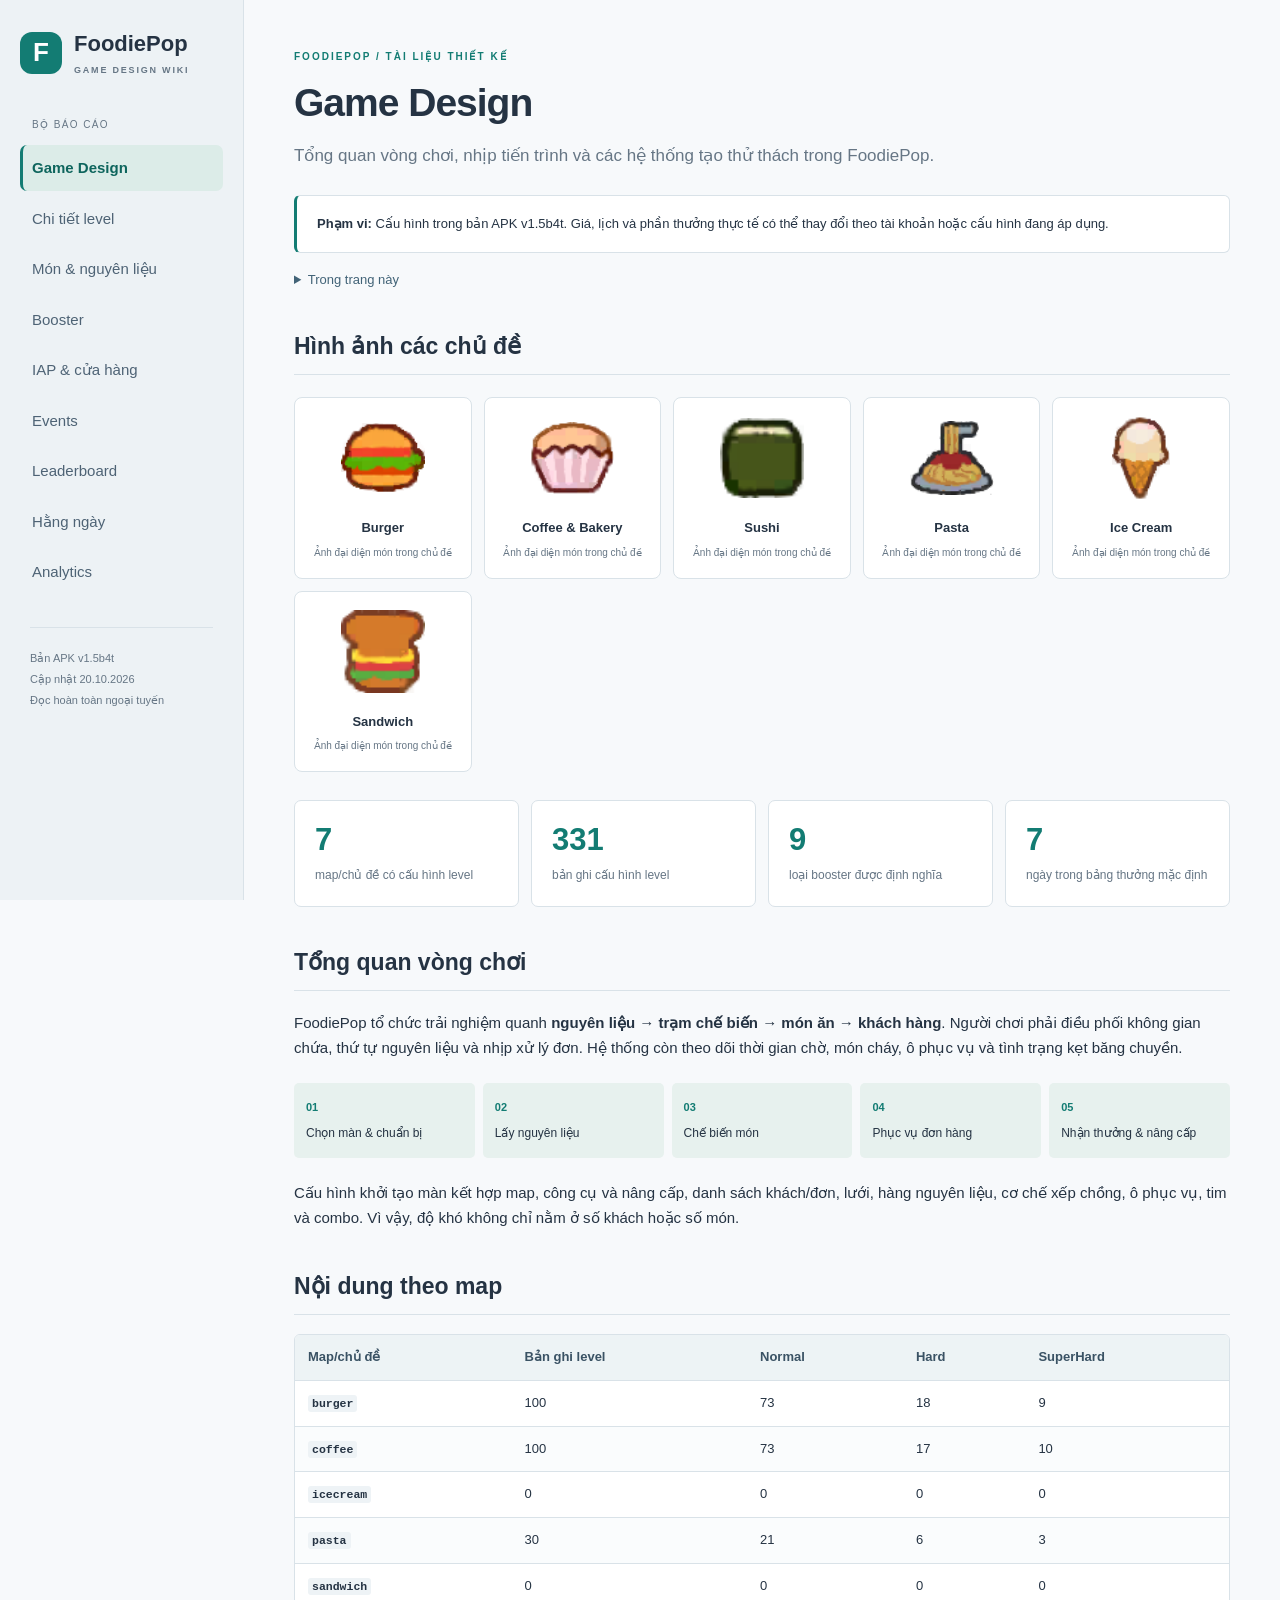
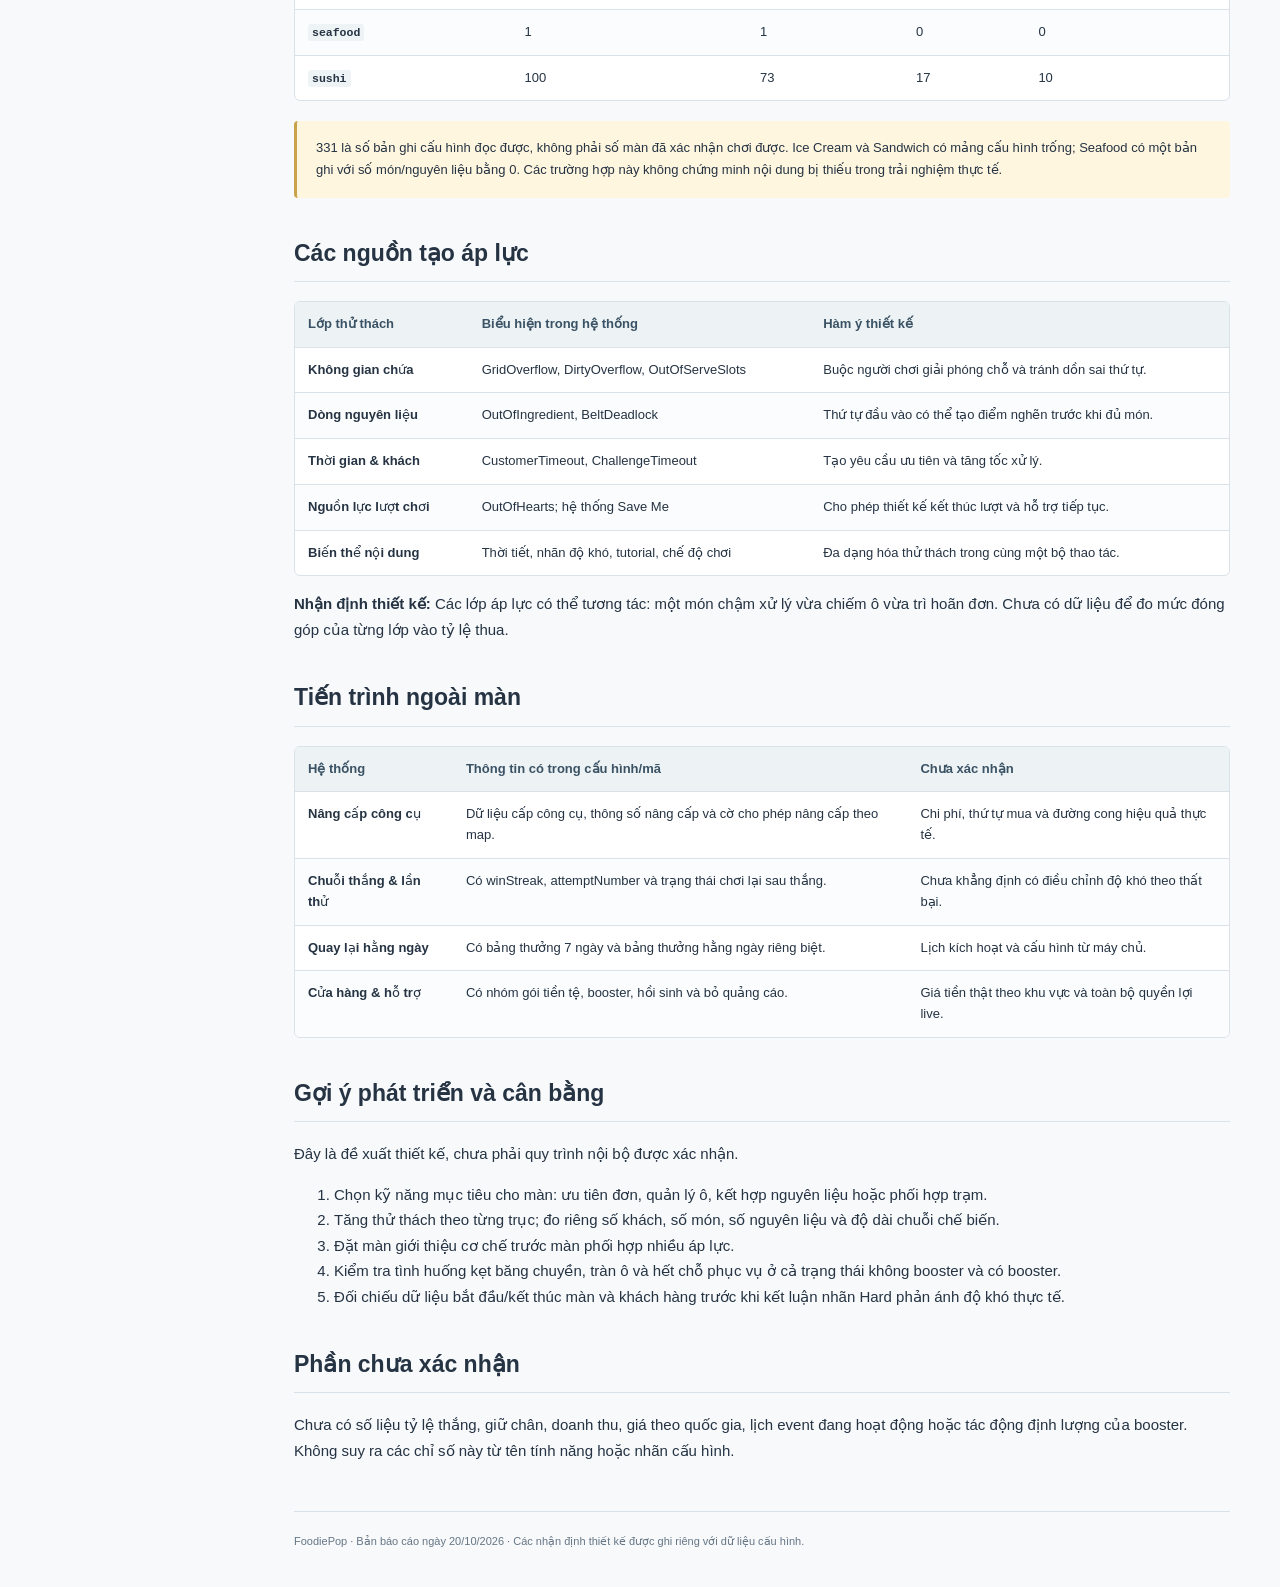
<file: index.html>
<!doctype html>
<html lang="vi"><head><meta charset="utf-8"><meta name="viewport" content="width=device-width,initial-scale=1"><meta http-equiv="refresh" content="0;url=LevelDesign.html"><title>FoodiePop — Báo cáo thiết kế game</title></head><body><p><a href="LevelDesign.html">Mở báo cáo FoodiePop</a></p></body></html>
</file>
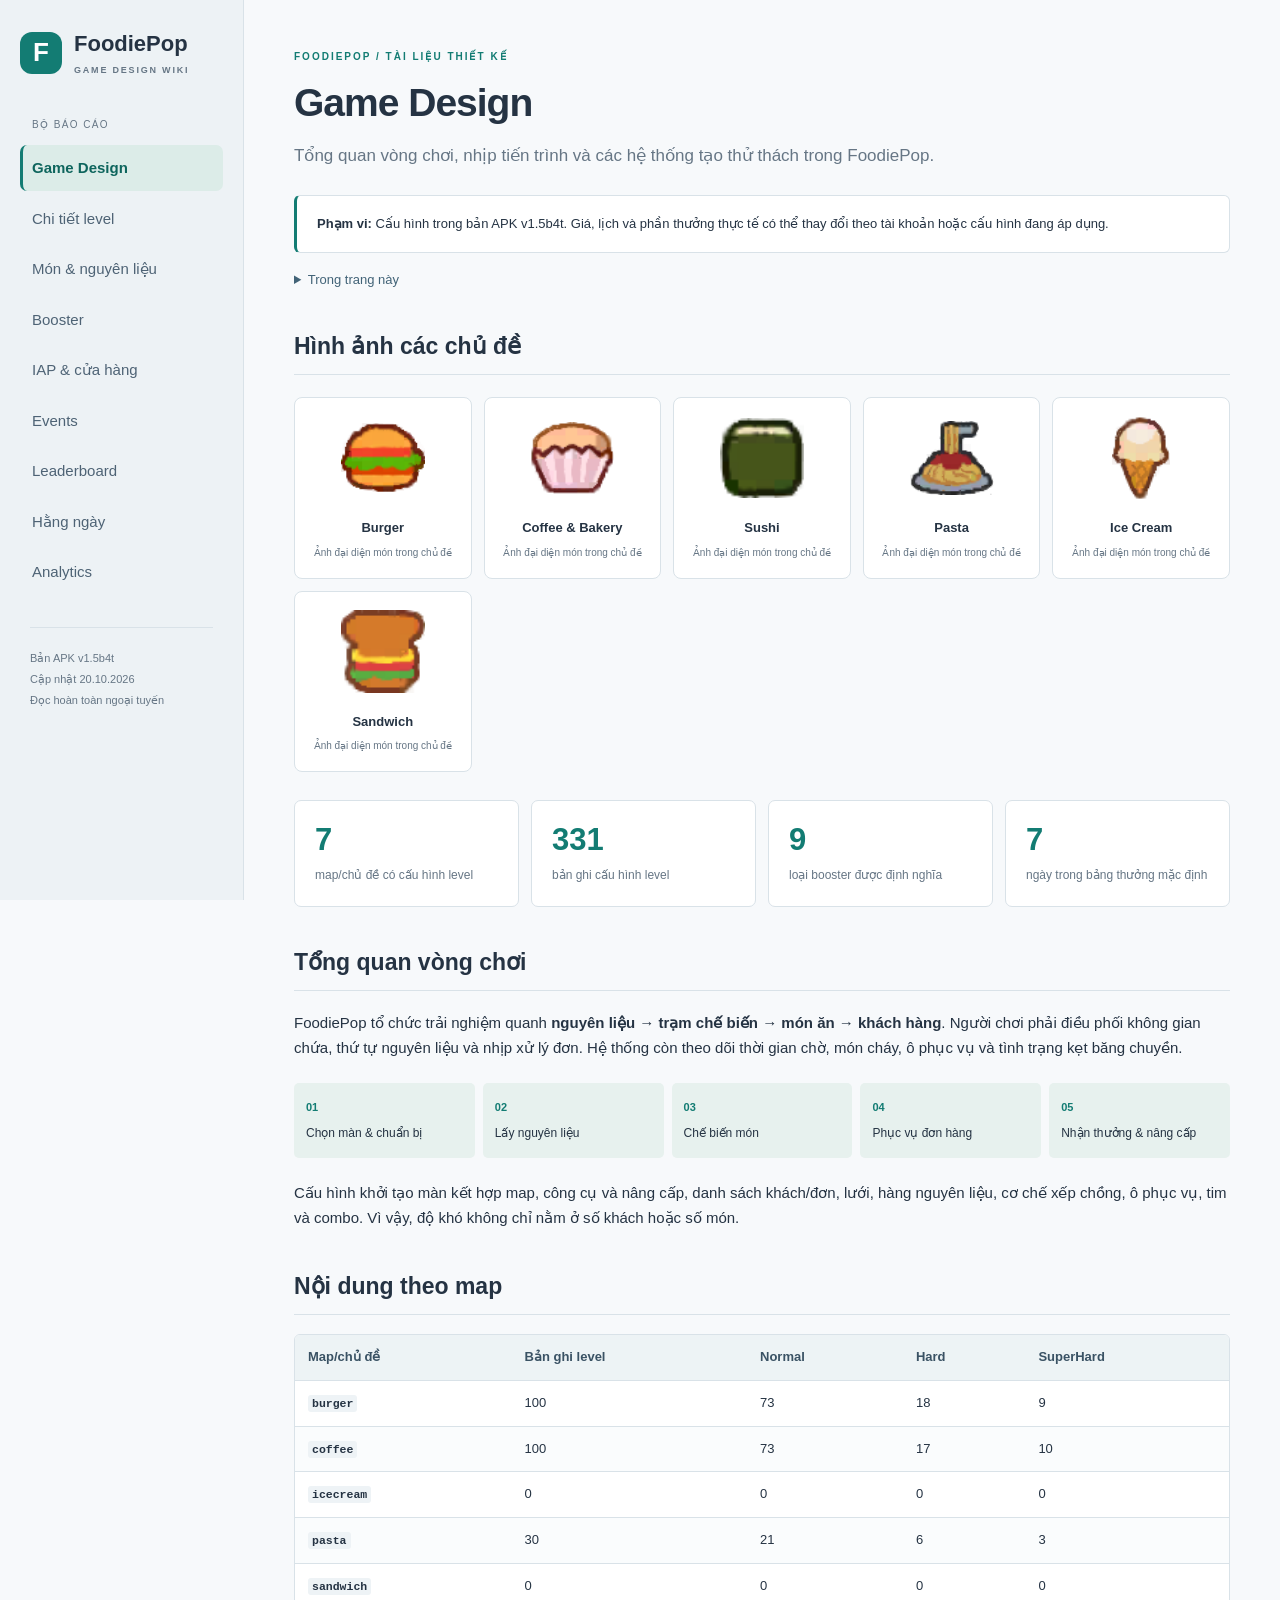
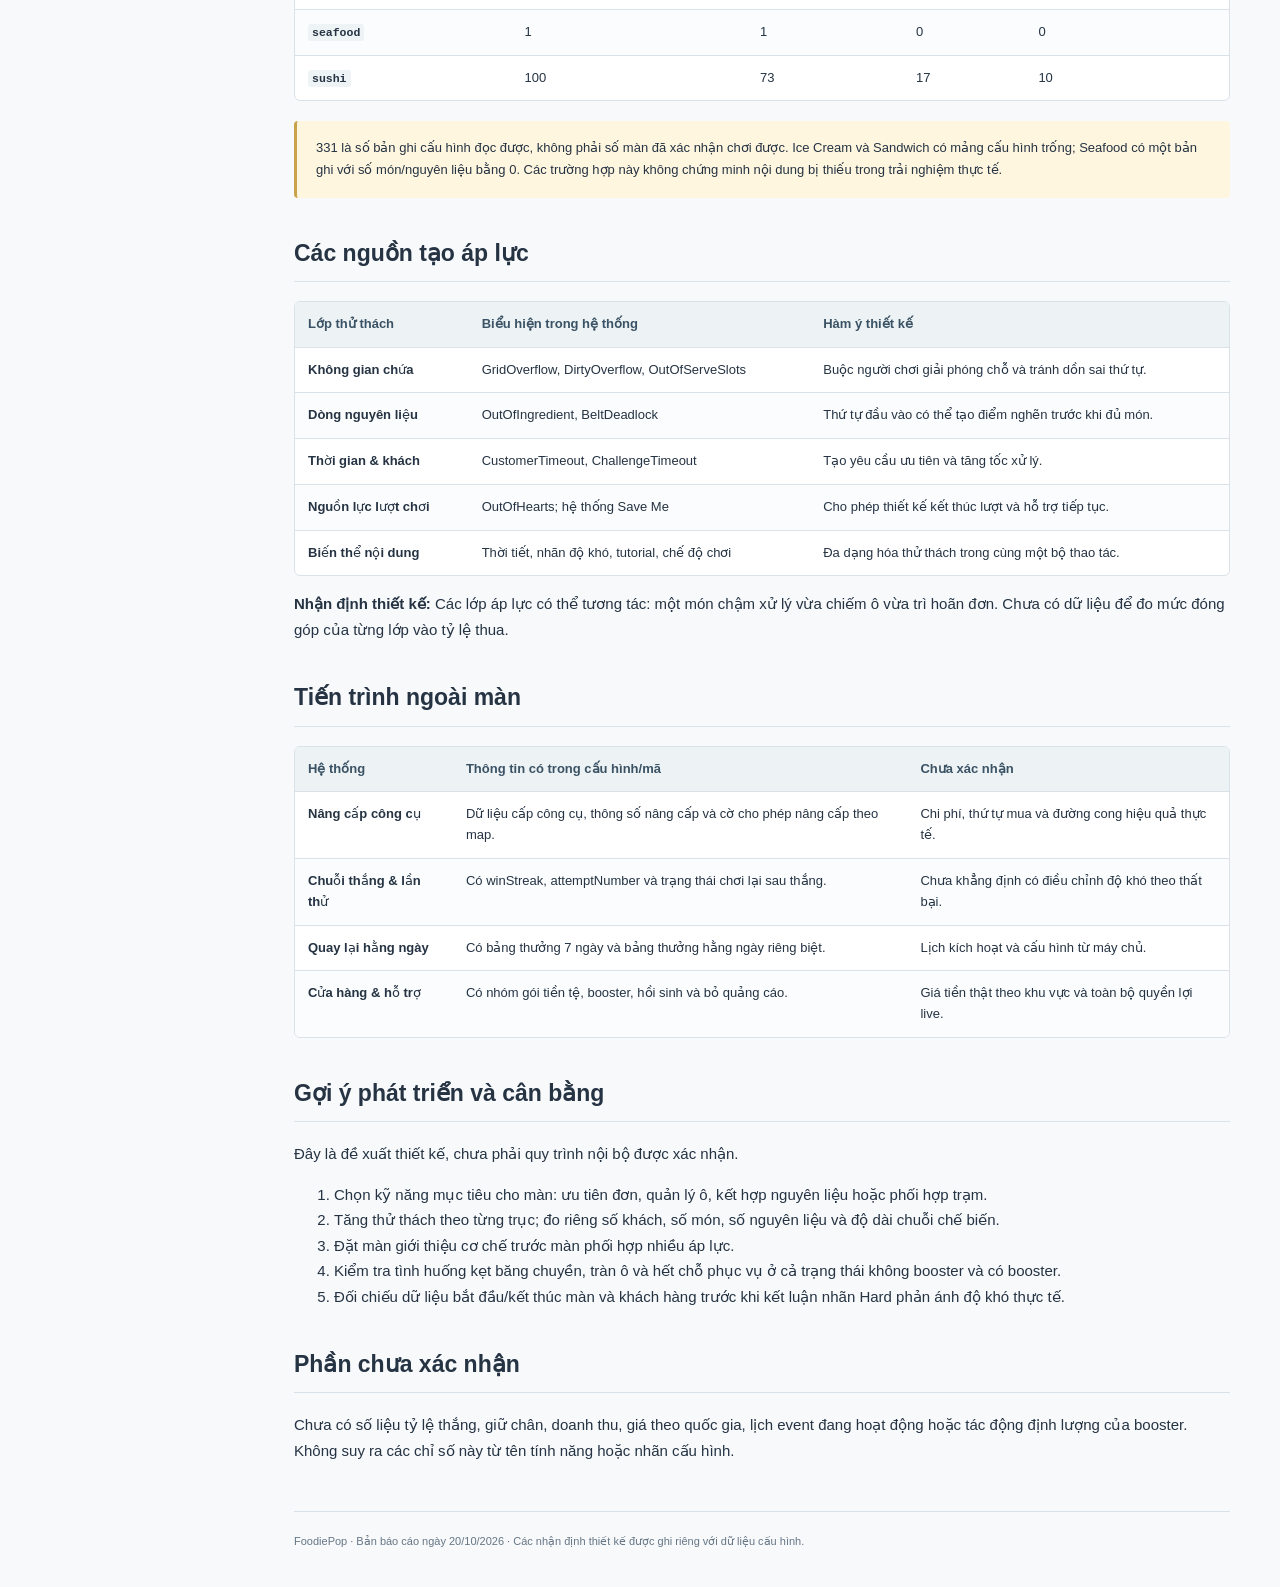
<file: LevelDesign.html>
<!doctype html><html lang="vi"><head><meta charset="utf-8"><meta name="viewport" content="width=device-width,initial-scale=1"><title>FoodiePop — Game Design</title><link rel="stylesheet" href="report.css"><script defer src="report.js"></script></head><body><a class="skip" href="#main">Đến nội dung</a><aside><a class="brand" href="LevelDesign.html"><span class="brand-icon">F</span><span>FoodiePop<small>GAME DESIGN WIKI</small></span></a><div class="nav-caption">BỘ BÁO CÁO</div><nav aria-label="Các phần báo cáo"><a href="LevelDesign.html" aria-current="page">Game Design</a><a href="Levels/Levels.html">Chi tiết level</a><a href="Items/Items.html">Món & nguyên liệu</a><a href="Boosters/Boosters.html">Booster</a><a href="IAP/IAP.html">IAP & cửa hàng</a><a href="Events/Events.html">Events</a><a href="Leaderboard/Leaderboard.html">Leaderboard</a><a href="Daily/Daily.html">Hằng ngày</a><a href="Analytics/Analytics.html">Analytics</a></nav><div class="aside-footer">Bản APK v1.5b4t<br>Cập nhật 20.10.2026<br>Đọc hoàn toàn ngoại tuyến</div></aside><main id="main"><div class="eyebrow">FOODIEPOP / TÀI LIỆU THIẾT KẾ</div><h1>Game Design</h1><p class="lead">Tổng quan vòng chơi, nhịp tiến trình và các hệ thống tạo thử thách trong FoodiePop.</p><div class="infobox"><strong>Phạm vi:</strong> Cấu hình trong bản APK v1.5b4t. Giá, lịch và phần thưởng thực tế có thể thay đổi theo tài khoản hoặc cấu hình đang áp dụng.</div><details class="toc"><summary>Trong trang này</summary><a href="#section-1">Hình ảnh các chủ đề</a><a href="#section-2">Tổng quan vòng chơi</a><a href="#section-3">Nội dung theo map</a><a href="#section-4">Các nguồn tạo áp lực</a><a href="#section-5">Tiến trình ngoài màn</a><a href="#section-6">Gợi ý phát triển và cân bằng</a><a href="#section-7">Phần chưa xác nhận</a></details><section class="tab-visual-intro"><h2 id="section-1">Hình ảnh các chủ đề</h2><div class="visual-cards"><figure><img class="tab-image" src="Images/Dishes/burger_burger.png" alt="Burger" width="84" height="84" loading="lazy"><figcaption><b>Burger</b><span>Ảnh đại diện món trong chủ đề</span></figcaption></figure><figure><img class="tab-image" src="Images/Dishes/coffee_cupcake-with-cream.png" alt="Coffee &amp; Bakery" width="84" height="84" loading="lazy"><figcaption><b>Coffee &amp; Bakery</b><span>Ảnh đại diện món trong chủ đề</span></figcaption></figure><figure><img class="tab-image" src="Images/Dishes/sushi_maki-with-decor.png" alt="Sushi" width="84" height="84" loading="lazy"><figcaption><b>Sushi</b><span>Ảnh đại diện món trong chủ đề</span></figcaption></figure><figure><img class="tab-image" src="Images/Dishes/pasta_pasta.png" alt="Pasta" width="84" height="84" loading="lazy"><figcaption><b>Pasta</b><span>Ảnh đại diện món trong chủ đề</span></figcaption></figure><figure><img class="tab-image" src="Images/Dishes/icecream_icecream_cone_icon.png" alt="Ice Cream" width="84" height="84" loading="lazy"><figcaption><b>Ice Cream</b><span>Ảnh đại diện món trong chủ đề</span></figcaption></figure><figure><img class="tab-image" src="Images/Dishes/sandwich_savory-sandwich.png" alt="Sandwich" width="84" height="84" loading="lazy"><figcaption><b>Sandwich</b><span>Ảnh đại diện món trong chủ đề</span></figcaption></figure></div></section><div class="metrics"><div class="metric"><b>7</b><span>map/chủ đề có cấu hình level</span></div><div class="metric"><b>331</b><span>bản ghi cấu hình level</span></div><div class="metric"><b>9</b><span>loại booster được định nghĩa</span></div><div class="metric"><b>7</b><span>ngày trong bảng thưởng mặc định</span></div></div><h2 id="section-2">Tổng quan vòng chơi</h2><p>FoodiePop tổ chức trải nghiệm quanh <b>nguyên liệu → trạm chế biến → món ăn → khách hàng</b>. Người chơi phải điều phối không gian chứa, thứ tự nguyên liệu và nhịp xử lý đơn. Hệ thống còn theo dõi thời gian chờ, món cháy, ô phục vụ và tình trạng kẹt băng chuyền.</p><div class="flow"><div><b>01</b><span>Chọn màn & chuẩn bị</span></div><div><b>02</b><span>Lấy nguyên liệu</span></div><div><b>03</b><span>Chế biến món</span></div><div><b>04</b><span>Phục vụ đơn hàng</span></div><div><b>05</b><span>Nhận thưởng & nâng cấp</span></div></div><p>Cấu hình khởi tạo màn kết hợp map, công cụ và nâng cấp, danh sách khách/đơn, lưới, hàng nguyên liệu, cơ chế xếp chồng, ô phục vụ, tim và combo. Vì vậy, độ khó không chỉ nằm ở số khách hoặc số món.</p><h2 id="section-3">Nội dung theo map</h2><section class="data-table"><div class="scroll"><table><thead><tr><th scope="col">Map/chủ đề</th><th scope="col">Bản ghi level</th><th scope="col">Normal</th><th scope="col">Hard</th><th scope="col">SuperHard</th></tr></thead><tbody><tr><td><code>burger</code></td><td>100</td><td>73</td><td>18</td><td>9</td></tr><tr><td><code>coffee</code></td><td>100</td><td>73</td><td>17</td><td>10</td></tr><tr><td><code>icecream</code></td><td>0</td><td>0</td><td>0</td><td>0</td></tr><tr><td><code>pasta</code></td><td>30</td><td>21</td><td>6</td><td>3</td></tr><tr><td><code>sandwich</code></td><td>0</td><td>0</td><td>0</td><td>0</td></tr><tr><td><code>seafood</code></td><td>1</td><td>1</td><td>0</td><td>0</td></tr><tr><td><code>sushi</code></td><td>100</td><td>73</td><td>17</td><td>10</td></tr></tbody></table></div></section><div class="note">331 là số bản ghi cấu hình đọc được, không phải số màn đã xác nhận chơi được. Ice Cream và Sandwich có mảng cấu hình trống; Seafood có một bản ghi với số món/nguyên liệu bằng 0. Các trường hợp này không chứng minh nội dung bị thiếu trong trải nghiệm thực tế.</div><h2 id="section-4">Các nguồn tạo áp lực</h2><section class="data-table"><div class="scroll"><table><thead><tr><th scope="col">Lớp thử thách</th><th scope="col">Biểu hiện trong hệ thống</th><th scope="col">Hàm ý thiết kế</th></tr></thead><tbody><tr><td>Không gian chứa</td><td>GridOverflow, DirtyOverflow, OutOfServeSlots</td><td>Buộc người chơi giải phóng chỗ và tránh dồn sai thứ tự.</td></tr><tr><td>Dòng nguyên liệu</td><td>OutOfIngredient, BeltDeadlock</td><td>Thứ tự đầu vào có thể tạo điểm nghẽn trước khi đủ món.</td></tr><tr><td>Thời gian & khách</td><td>CustomerTimeout, ChallengeTimeout</td><td>Tạo yêu cầu ưu tiên và tăng tốc xử lý.</td></tr><tr><td>Nguồn lực lượt chơi</td><td>OutOfHearts; hệ thống Save Me</td><td>Cho phép thiết kế kết thúc lượt và hỗ trợ tiếp tục.</td></tr><tr><td>Biến thể nội dung</td><td>Thời tiết, nhãn độ khó, tutorial, chế độ chơi</td><td>Đa dạng hóa thử thách trong cùng một bộ thao tác.</td></tr></tbody></table></div></section><p><b>Nhận định thiết kế:</b> Các lớp áp lực có thể tương tác: một món chậm xử lý vừa chiếm ô vừa trì hoãn đơn. Chưa có dữ liệu để đo mức đóng góp của từng lớp vào tỷ lệ thua.</p><h2 id="section-5">Tiến trình ngoài màn</h2><section class="data-table"><div class="scroll"><table><thead><tr><th scope="col">Hệ thống</th><th scope="col">Thông tin có trong cấu hình/mã</th><th scope="col">Chưa xác nhận</th></tr></thead><tbody><tr><td>Nâng cấp công cụ</td><td>Dữ liệu cấp công cụ, thông số nâng cấp và cờ cho phép nâng cấp theo map.</td><td>Chi phí, thứ tự mua và đường cong hiệu quả thực tế.</td></tr><tr><td>Chuỗi thắng & lần thử</td><td>Có winStreak, attemptNumber và trạng thái chơi lại sau thắng.</td><td>Chưa khẳng định có điều chỉnh độ khó theo thất bại.</td></tr><tr><td>Quay lại hằng ngày</td><td>Có bảng thưởng 7 ngày và bảng thưởng hằng ngày riêng biệt.</td><td>Lịch kích hoạt và cấu hình từ máy chủ.</td></tr><tr><td>Cửa hàng & hỗ trợ</td><td>Có nhóm gói tiền tệ, booster, hồi sinh và bỏ quảng cáo.</td><td>Giá tiền thật theo khu vực và toàn bộ quyền lợi live.</td></tr></tbody></table></div></section><h2 id="section-6">Gợi ý phát triển và cân bằng</h2><p>Đây là đề xuất thiết kế, chưa phải quy trình nội bộ được xác nhận.</p><ol><li>Chọn kỹ năng mục tiêu cho màn: ưu tiên đơn, quản lý ô, kết hợp nguyên liệu hoặc phối hợp trạm.</li><li>Tăng thử thách theo từng trục; đo riêng số khách, số món, số nguyên liệu và độ dài chuỗi chế biến.</li><li>Đặt màn giới thiệu cơ chế trước màn phối hợp nhiều áp lực.</li><li>Kiểm tra tình huống kẹt băng chuyền, tràn ô và hết chỗ phục vụ ở cả trạng thái không booster và có booster.</li><li>Đối chiếu dữ liệu bắt đầu/kết thúc màn và khách hàng trước khi kết luận nhãn Hard phản ánh độ khó thực tế.</li></ol><h2 id="section-7">Phần chưa xác nhận</h2><p>Chưa có số liệu tỷ lệ thắng, giữ chân, doanh thu, giá theo quốc gia, lịch event đang hoạt động hoặc tác động định lượng của booster. Không suy ra các chỉ số này từ tên tính năng hoặc nhãn cấu hình.</p><footer>FoodiePop · Bản báo cáo ngày 20/10/2026 · Các nhận định thiết kế được ghi riêng với dữ liệu cấu hình.</footer></main></body></html>
</file>
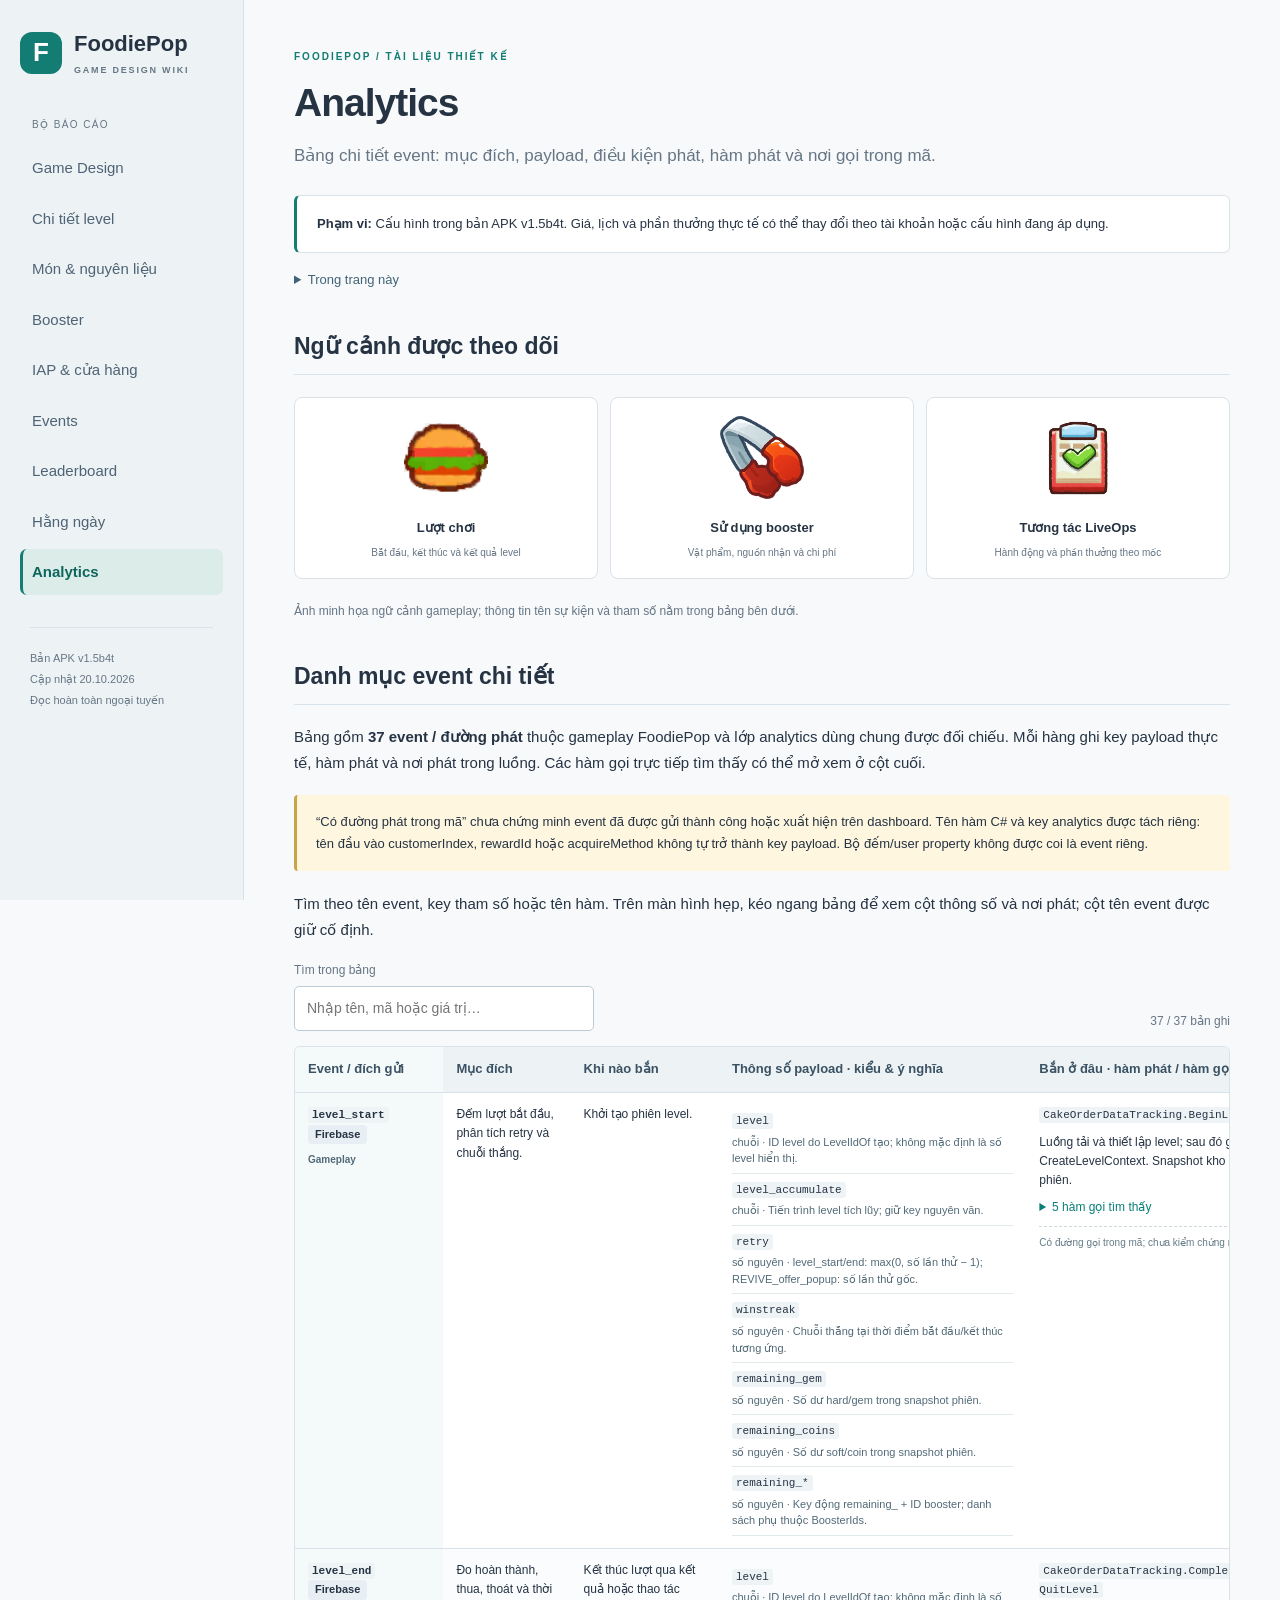
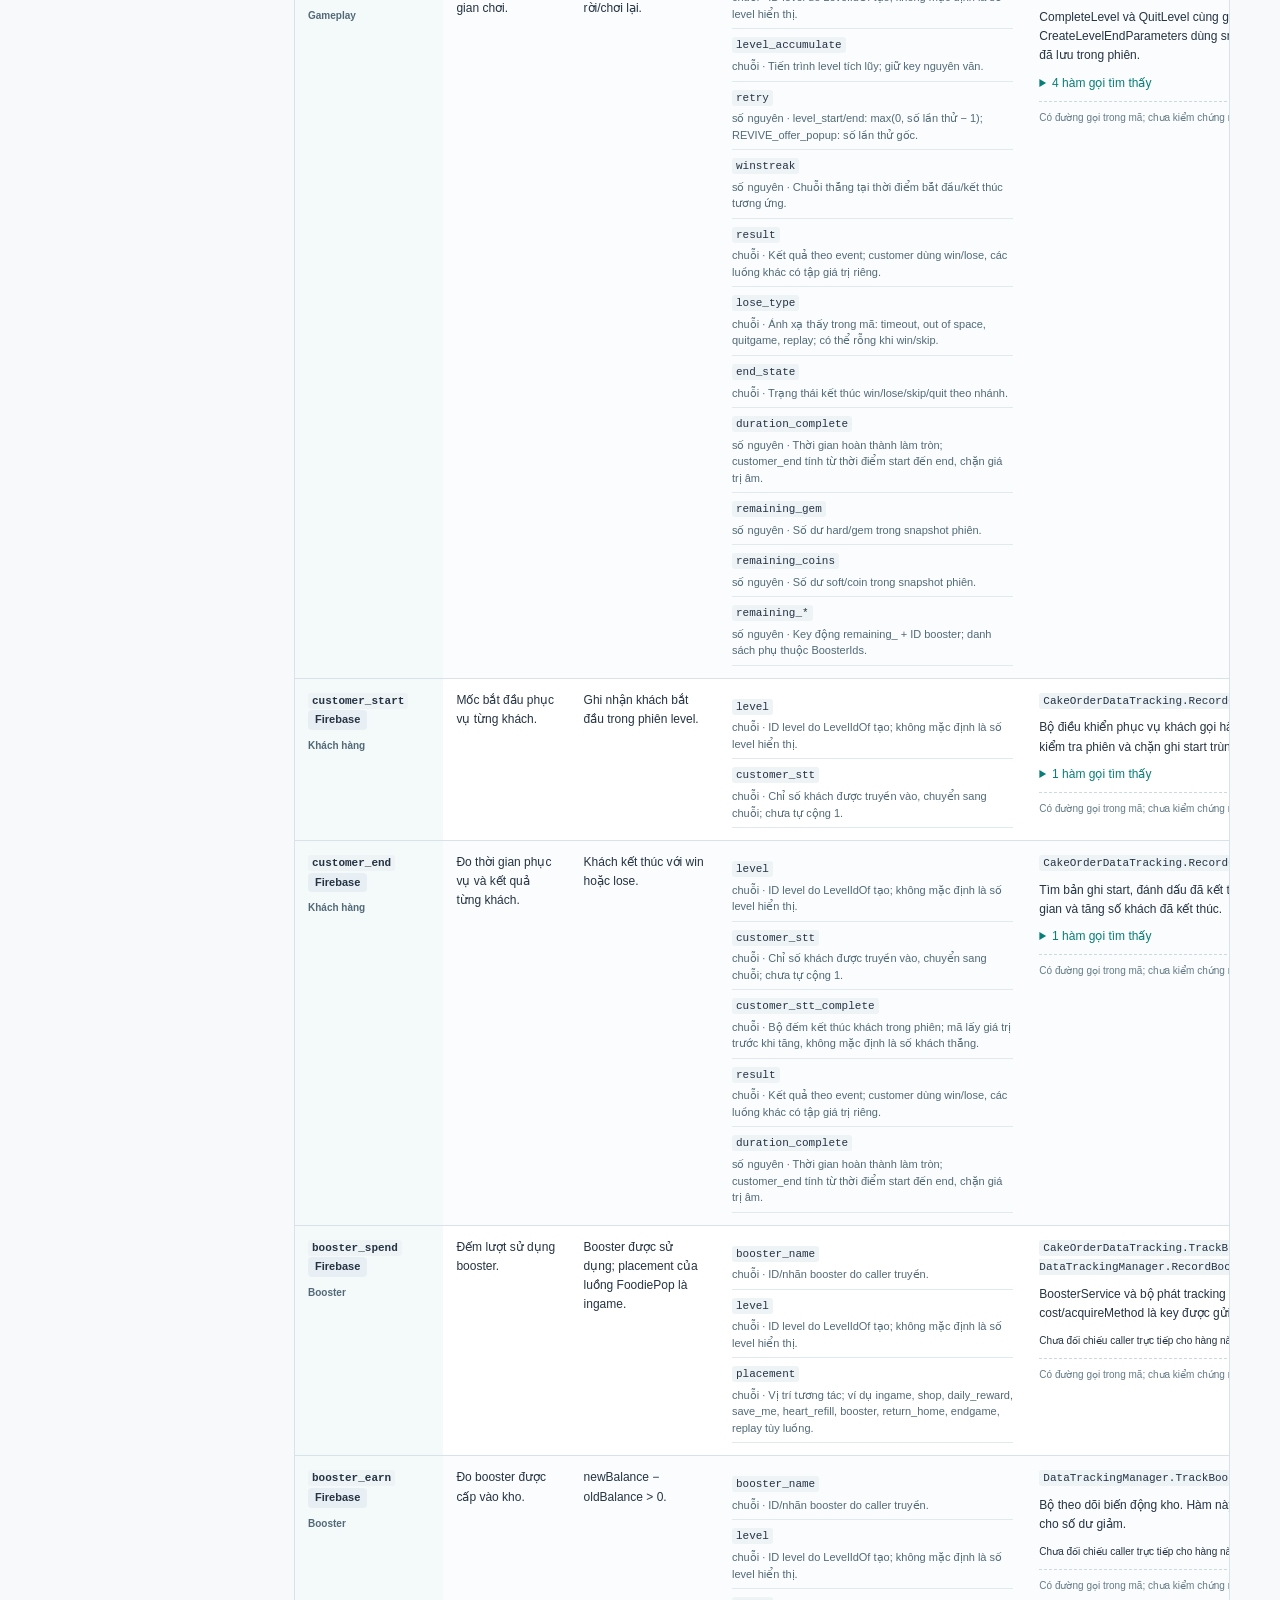
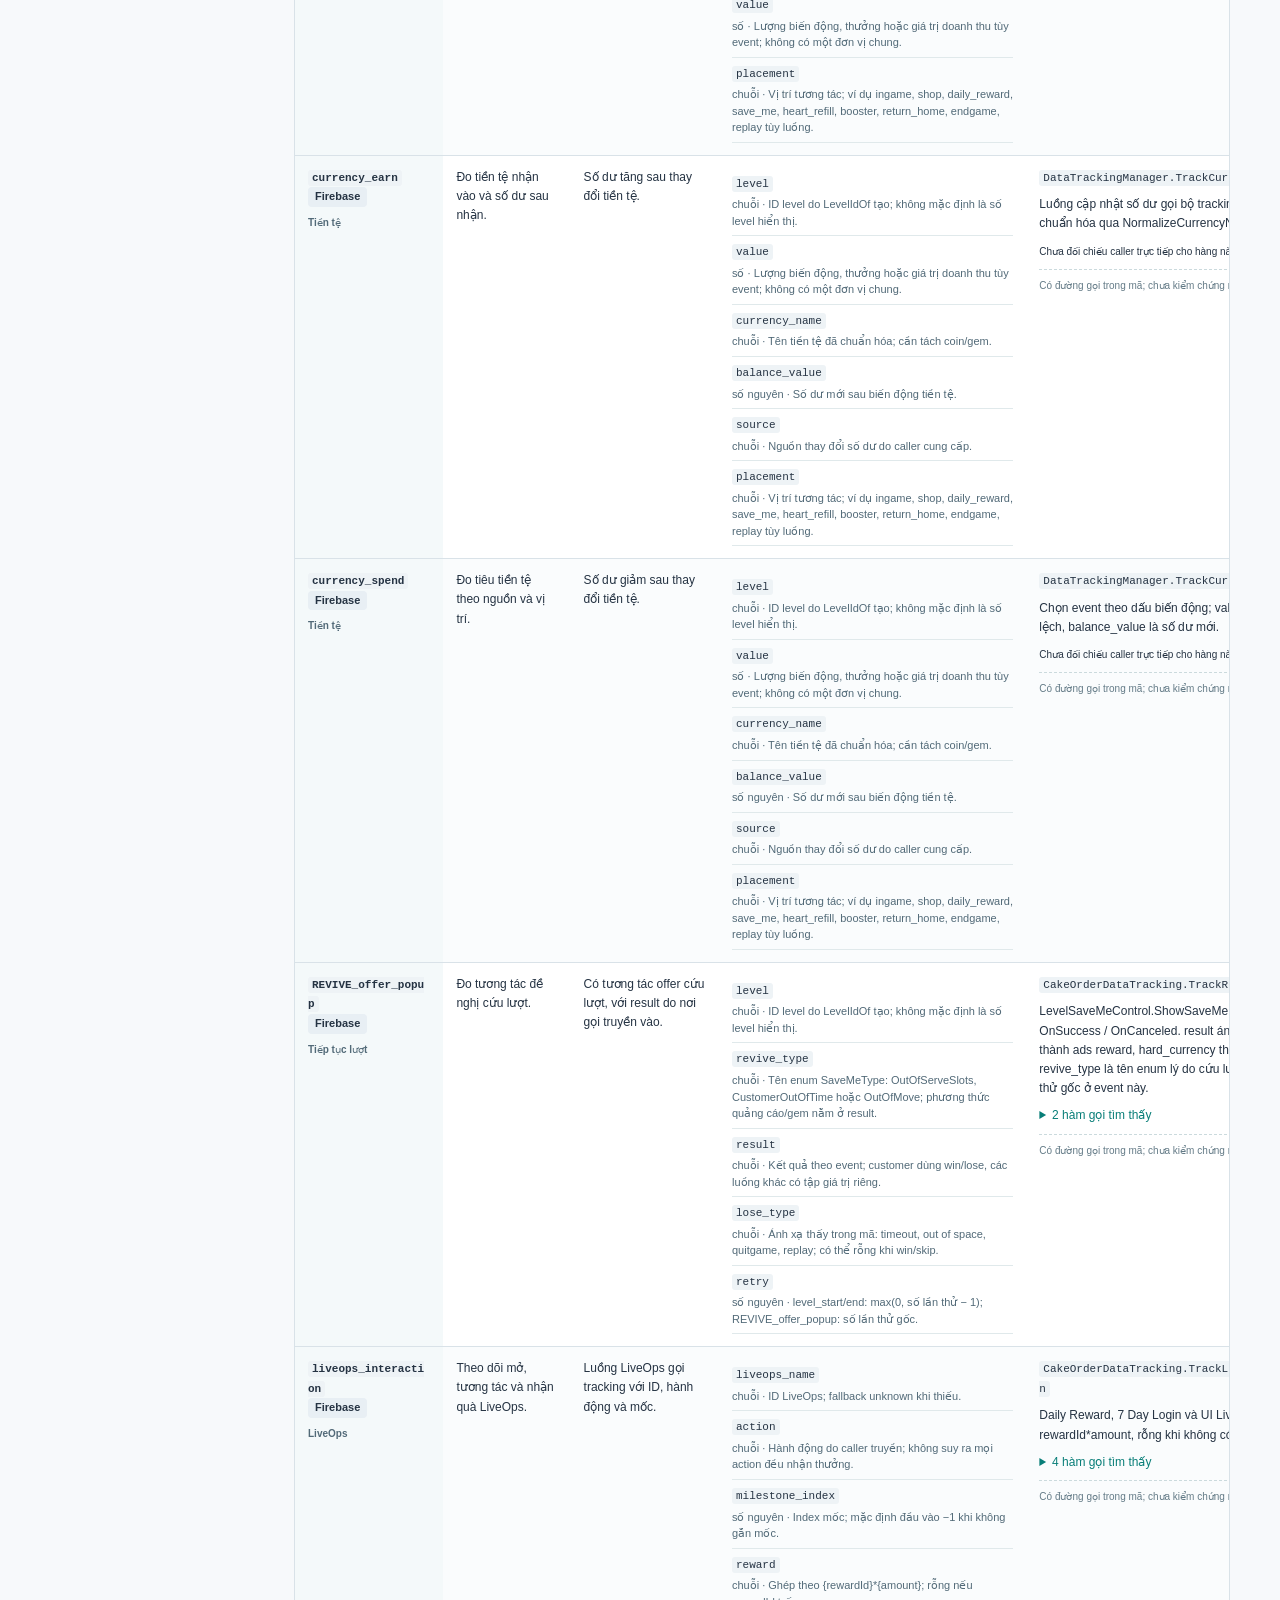
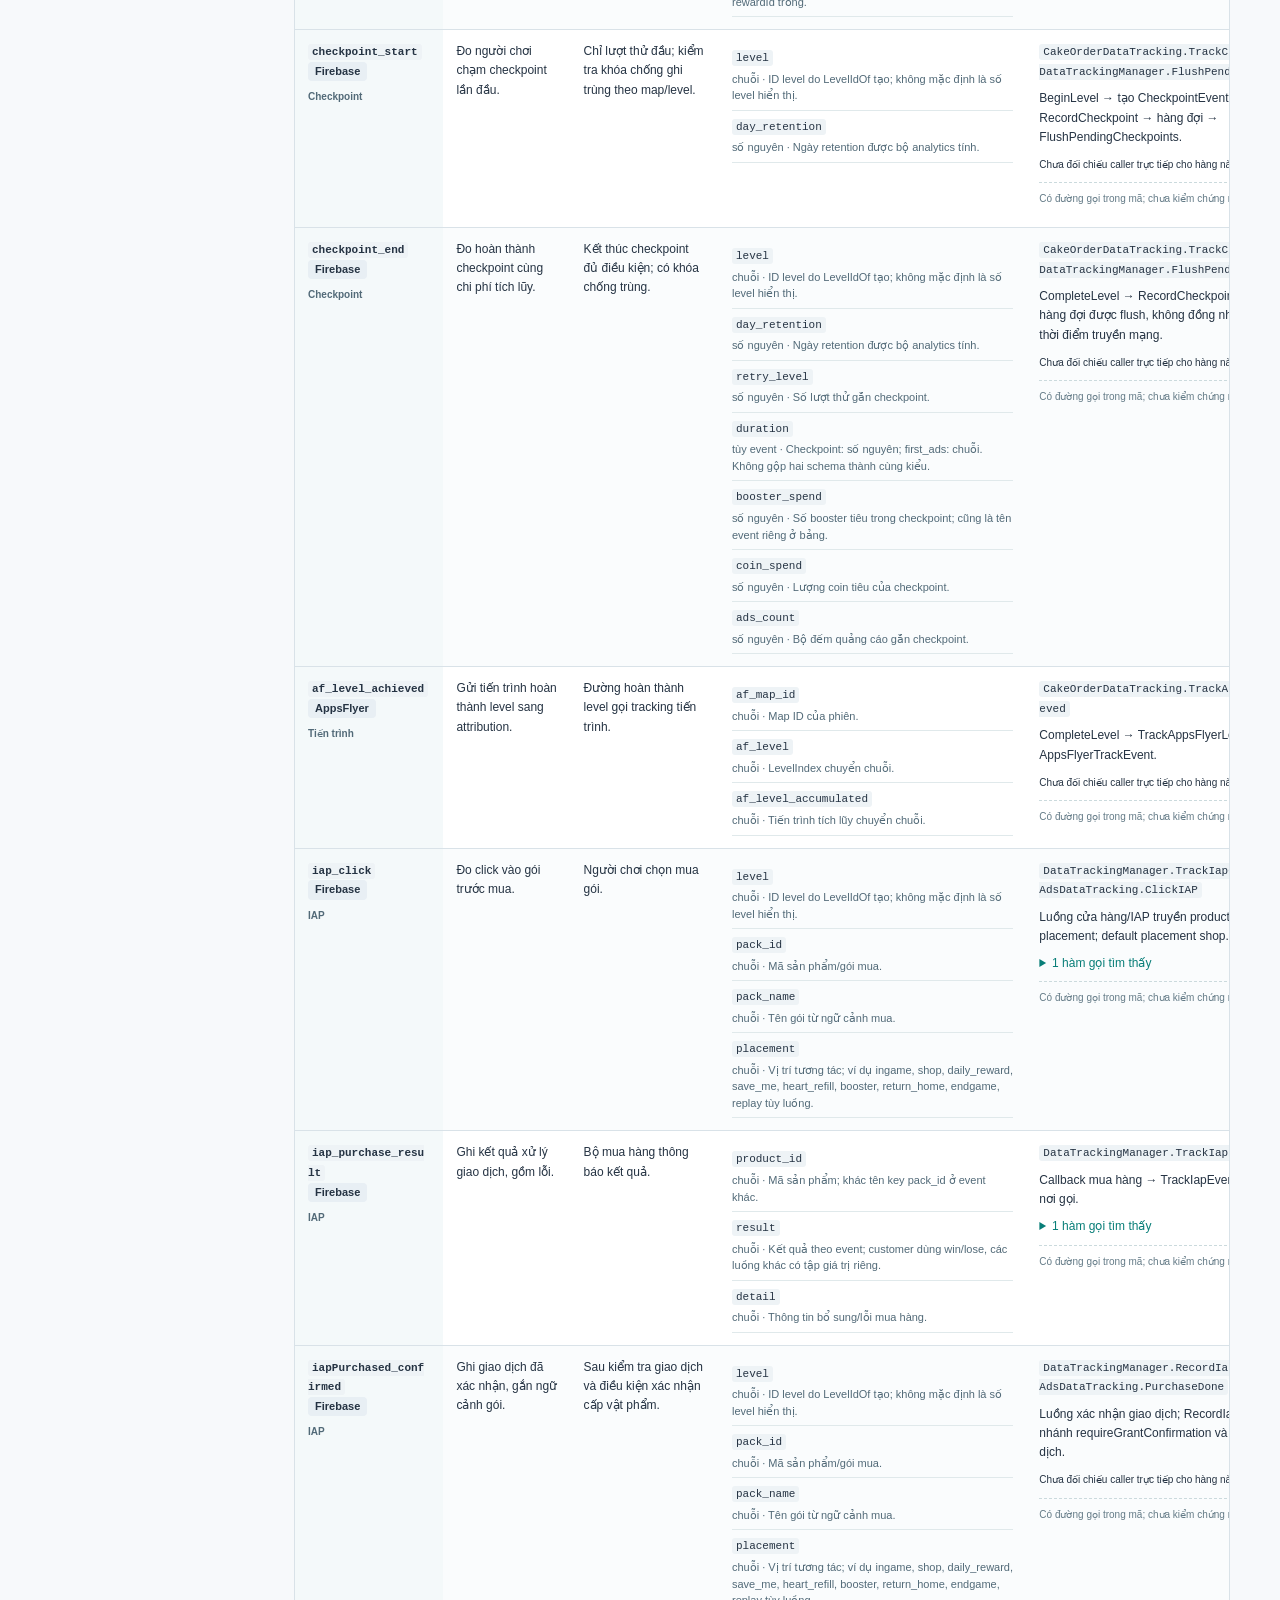
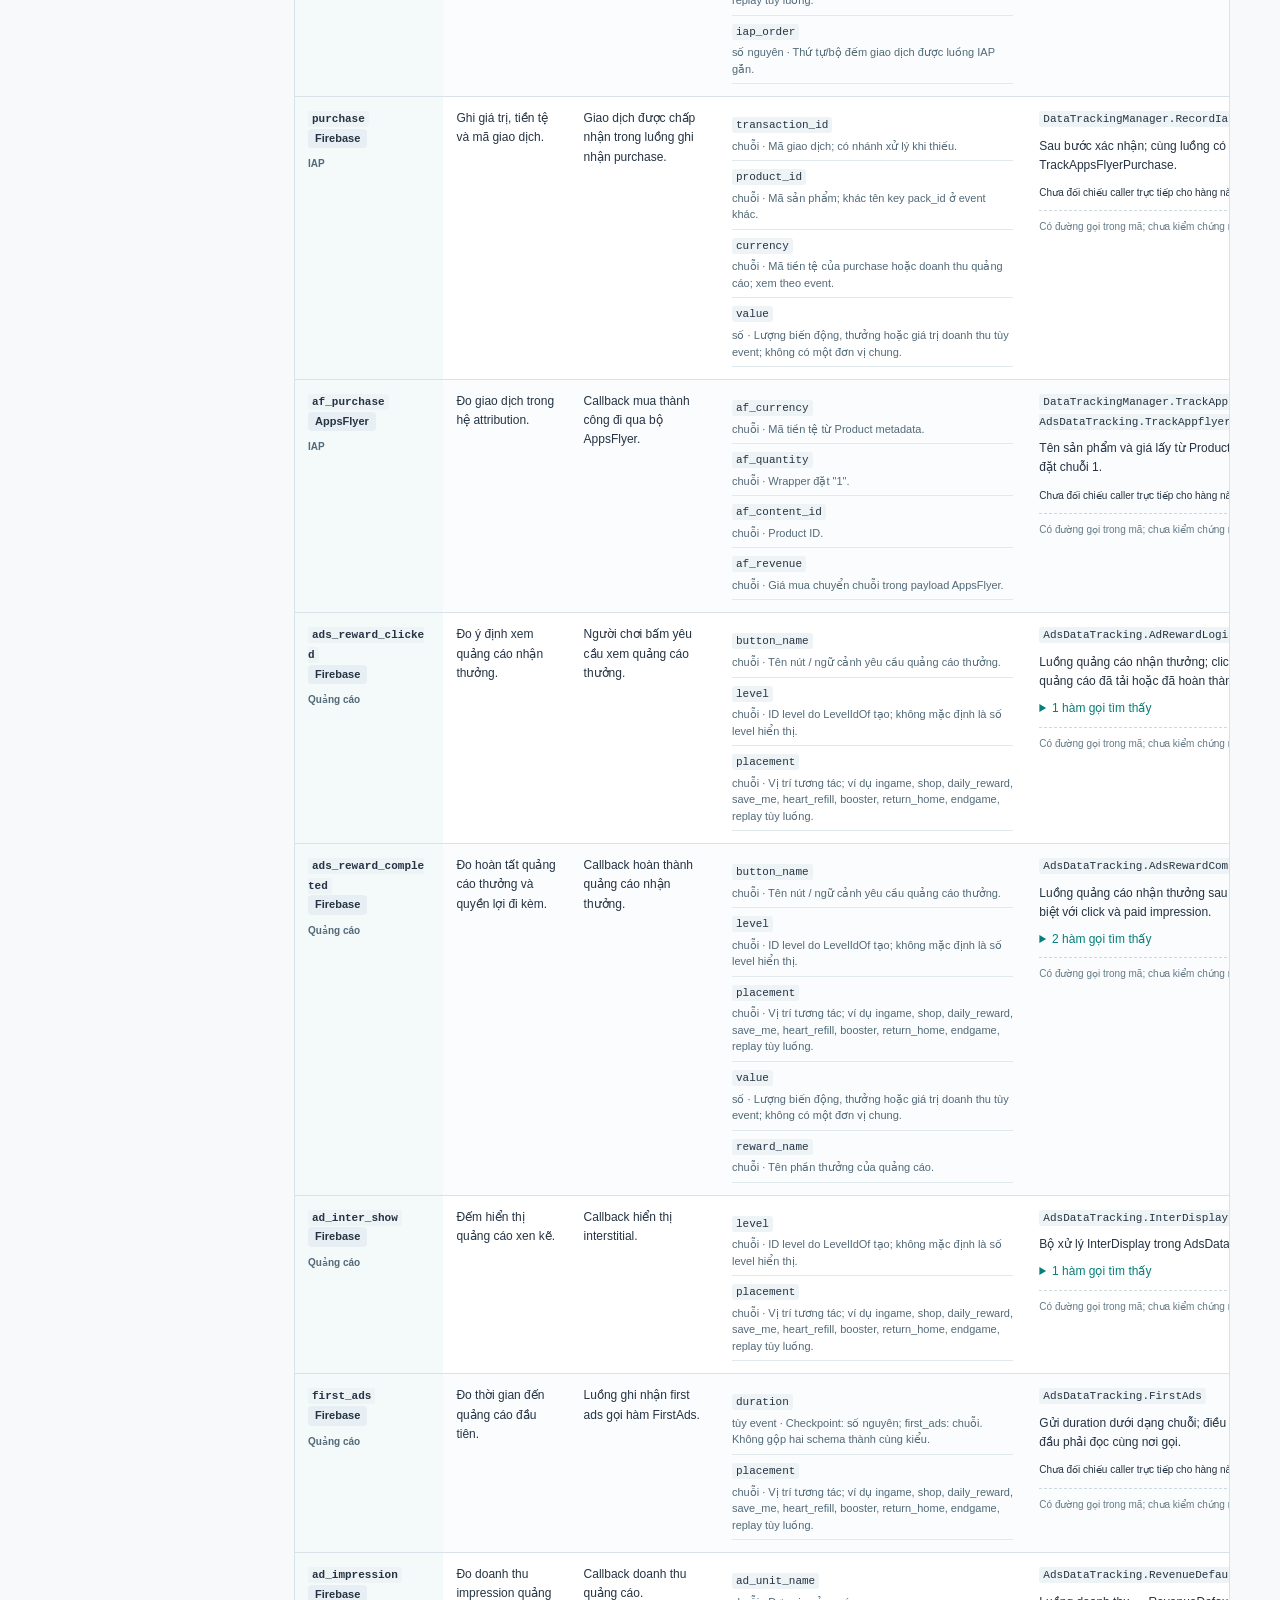
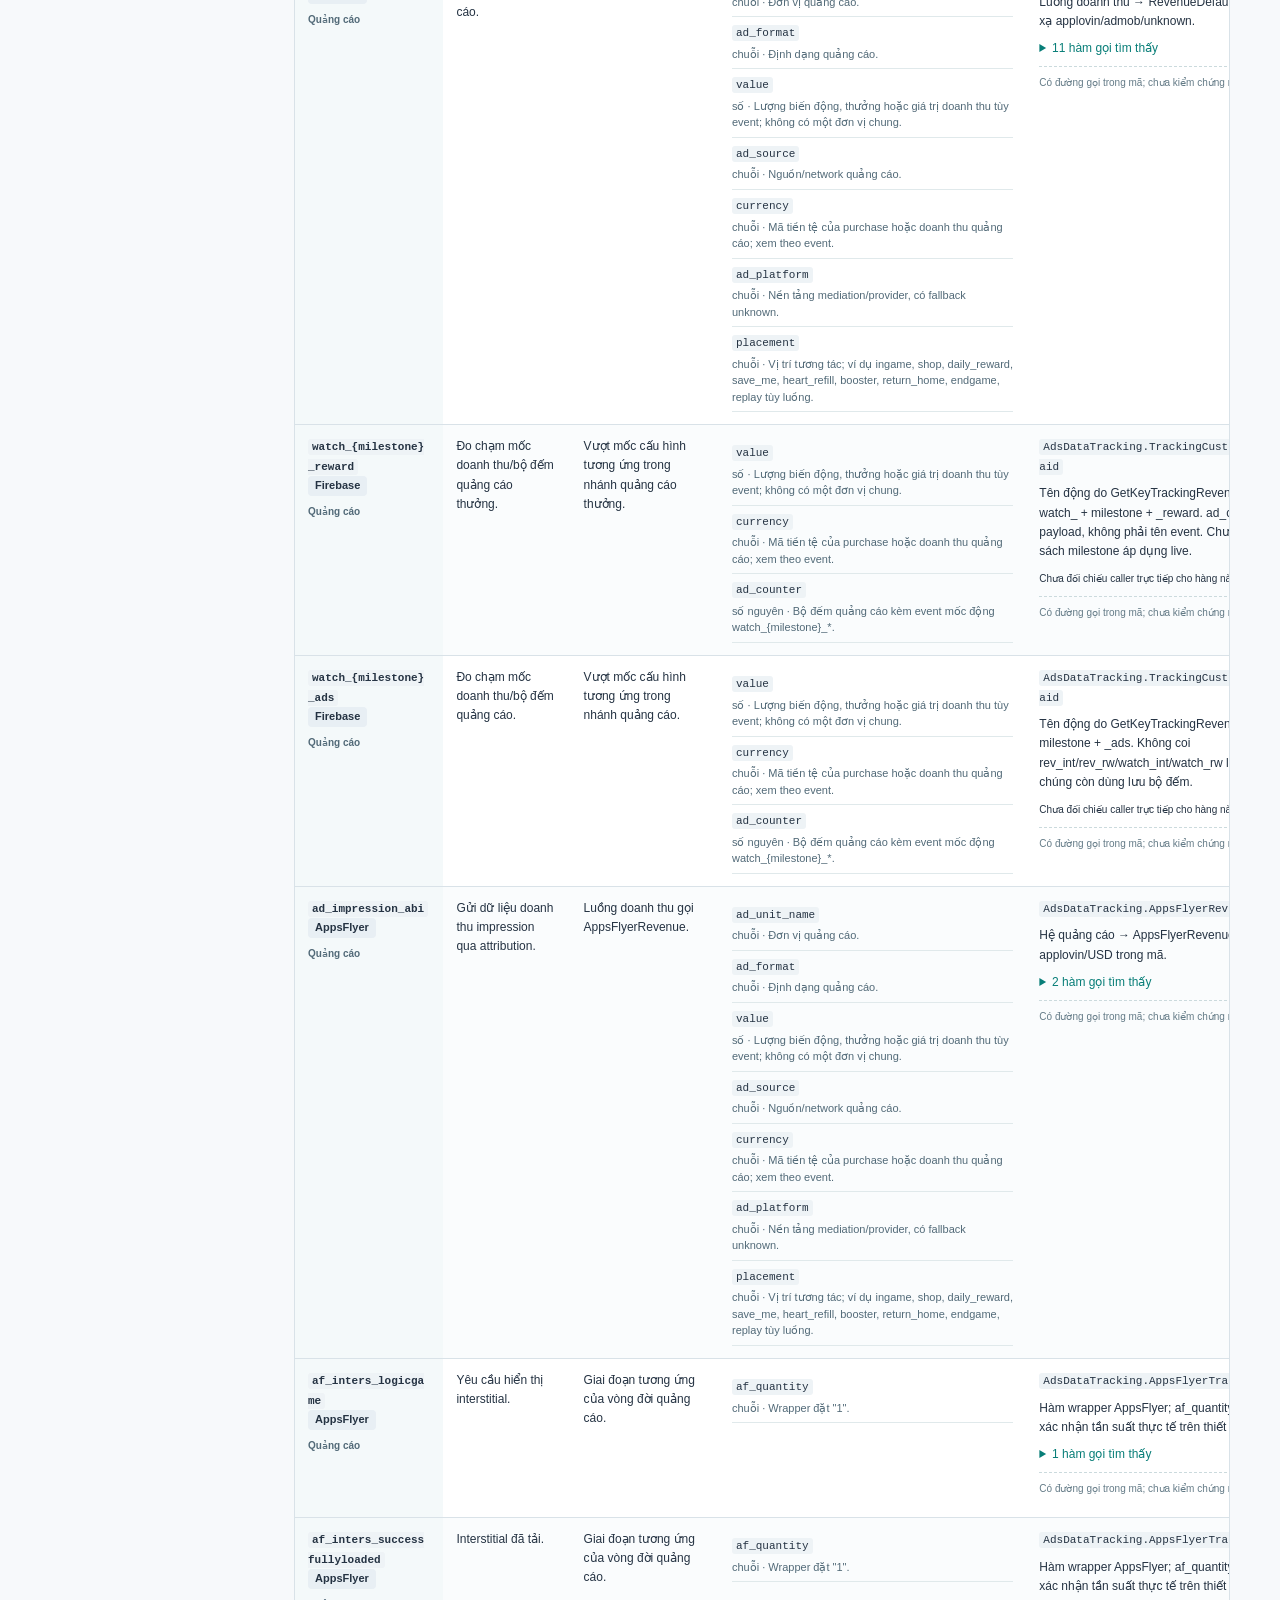
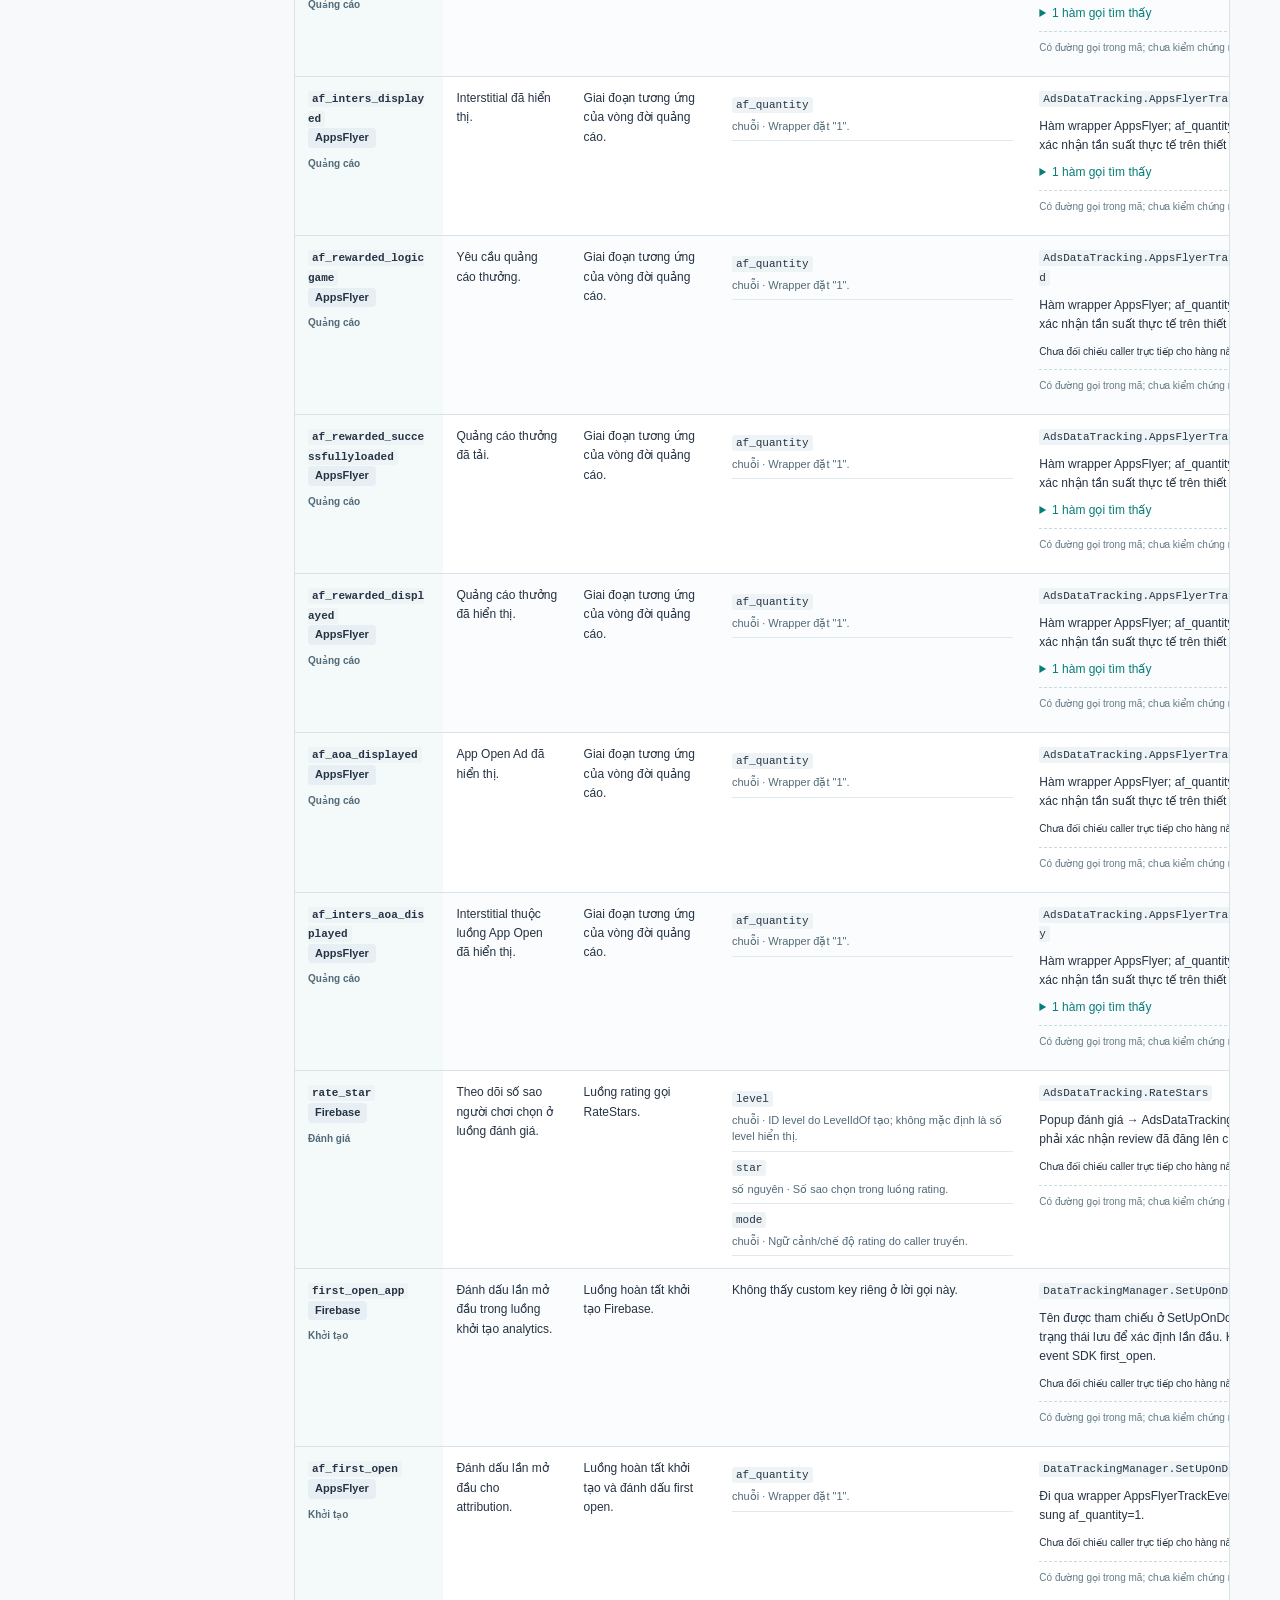
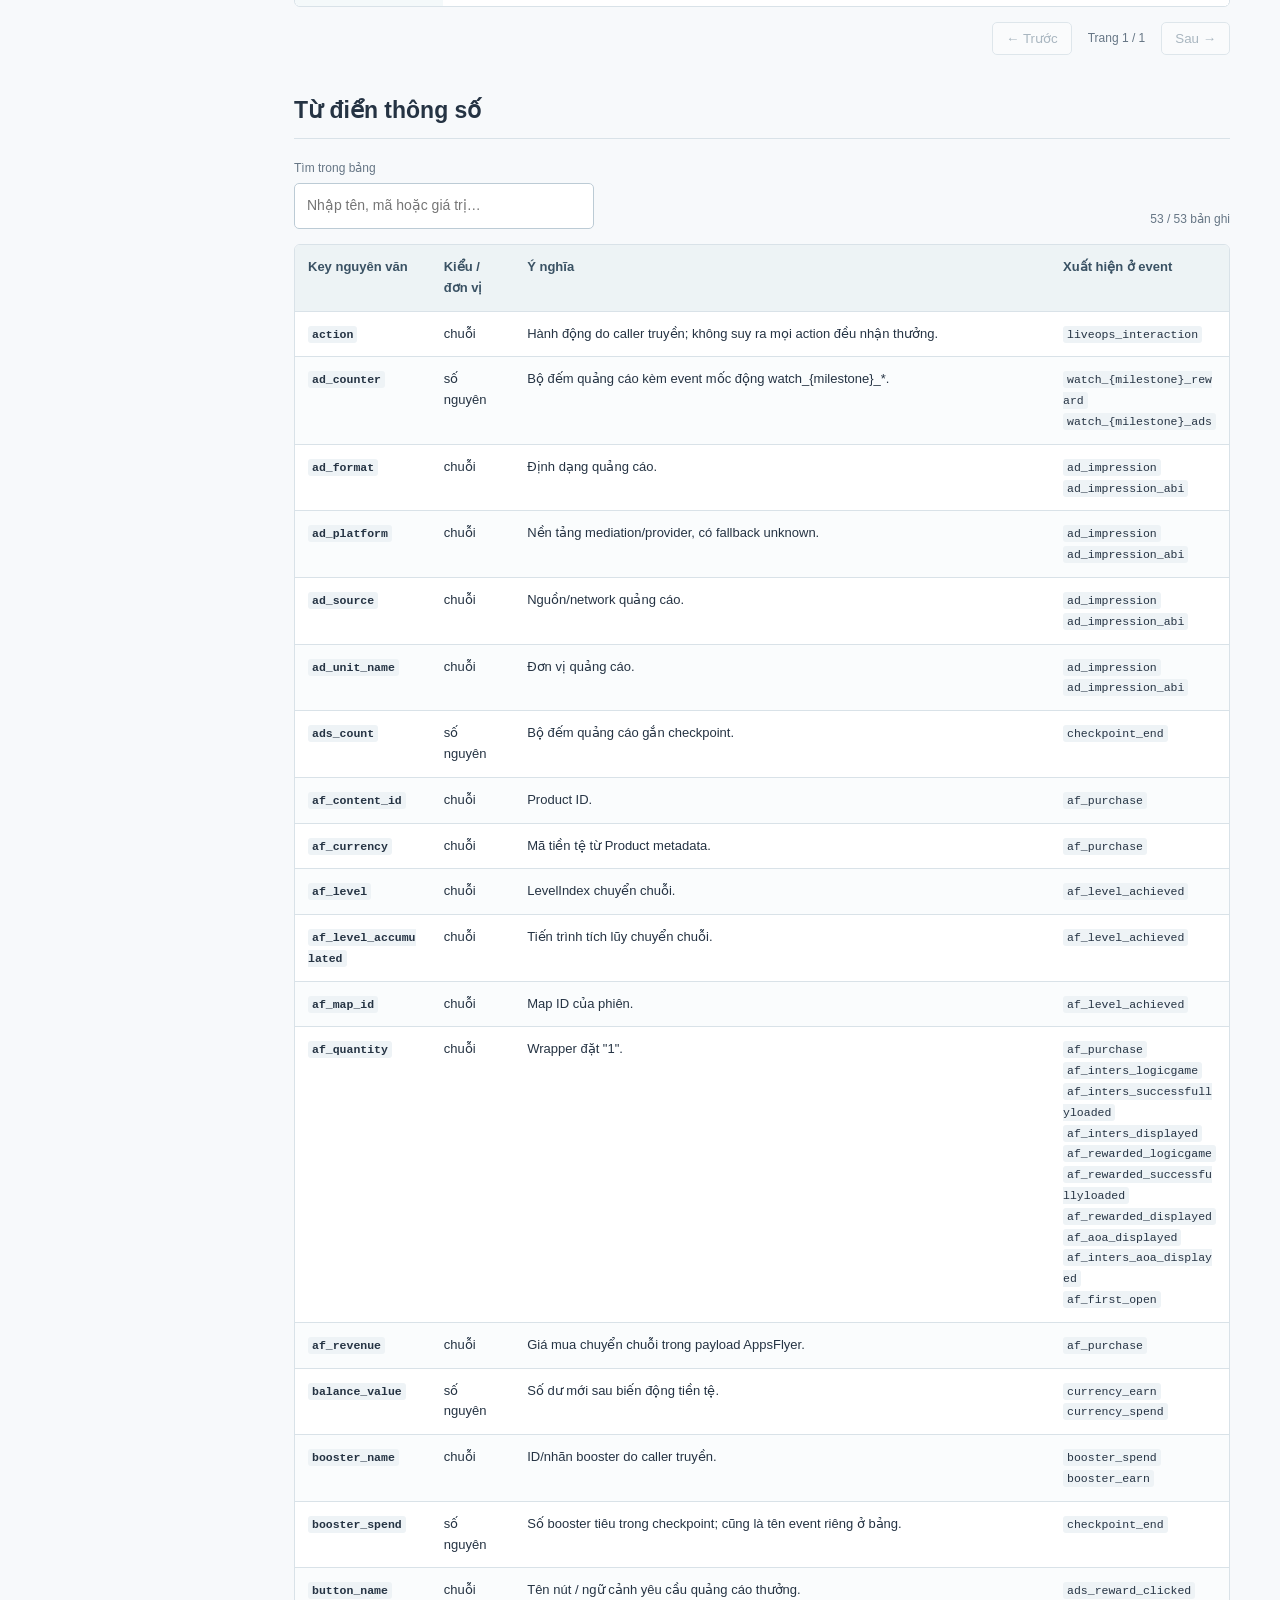
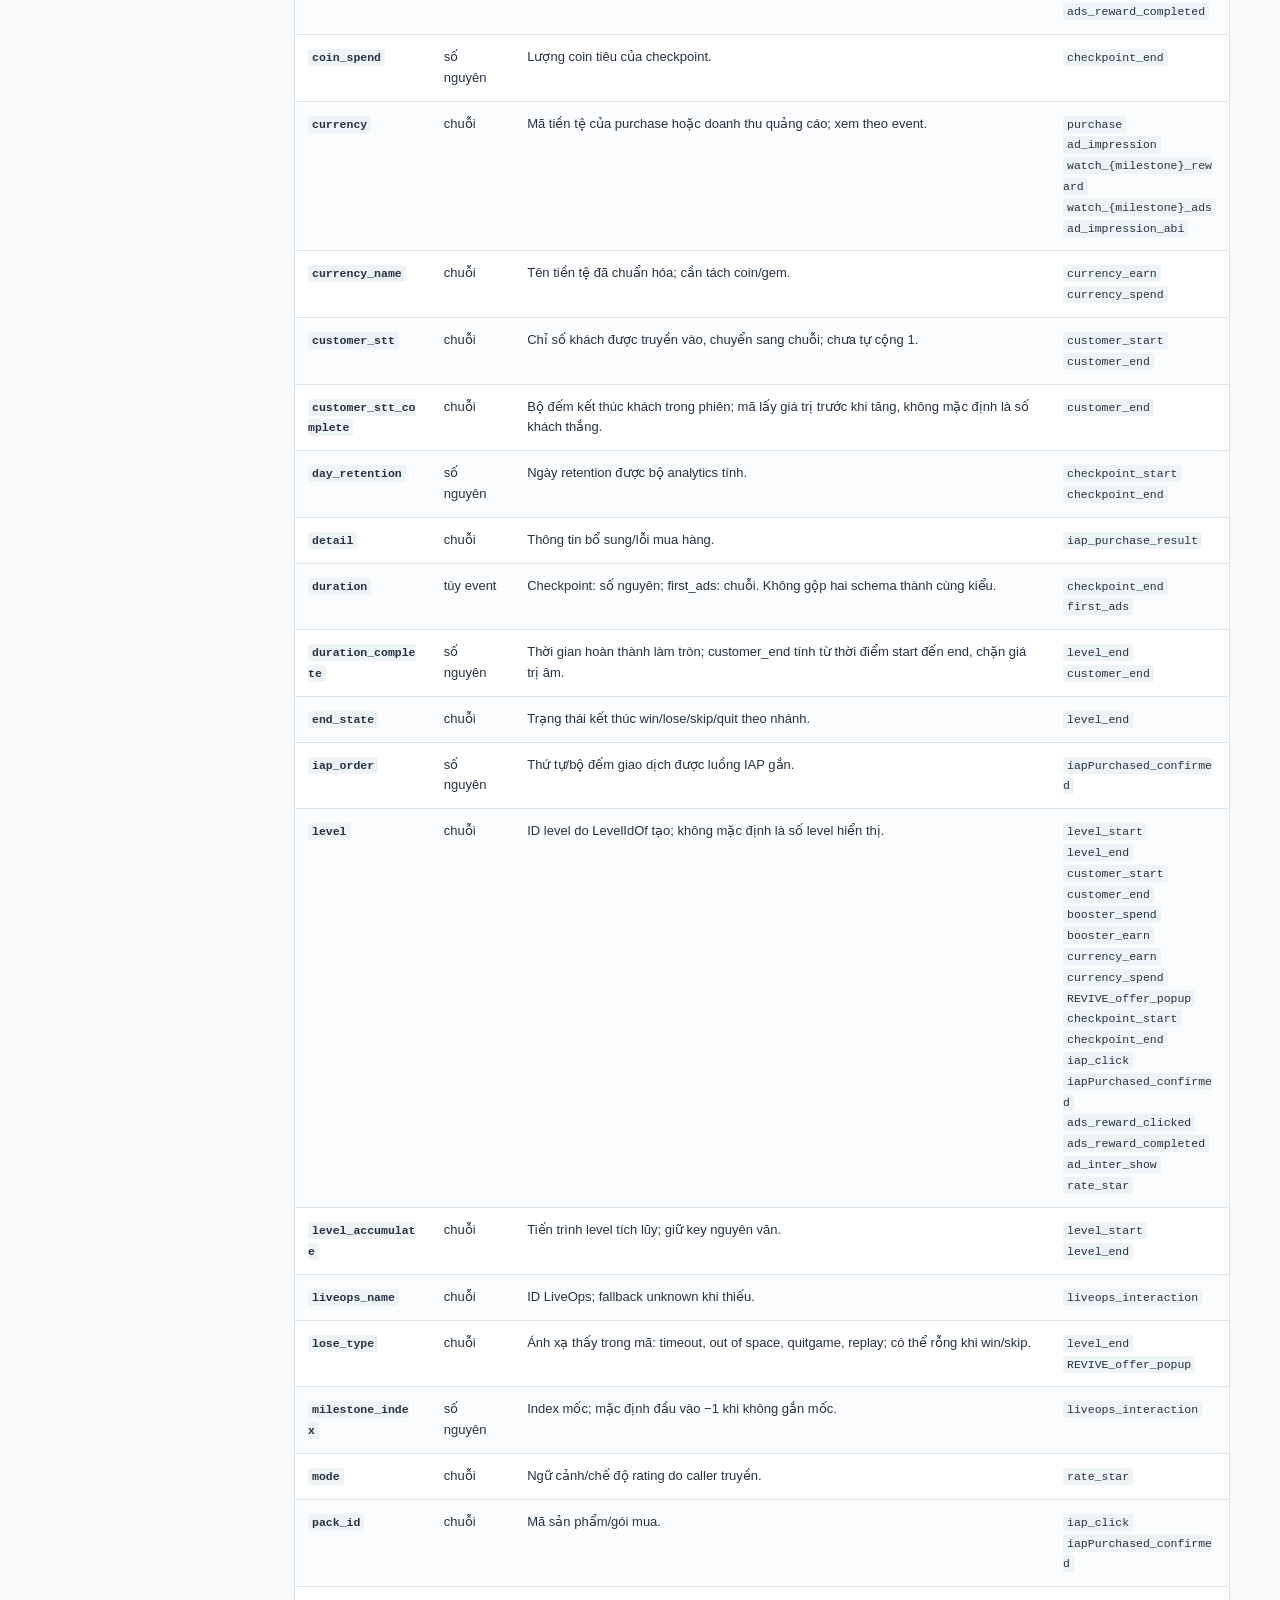
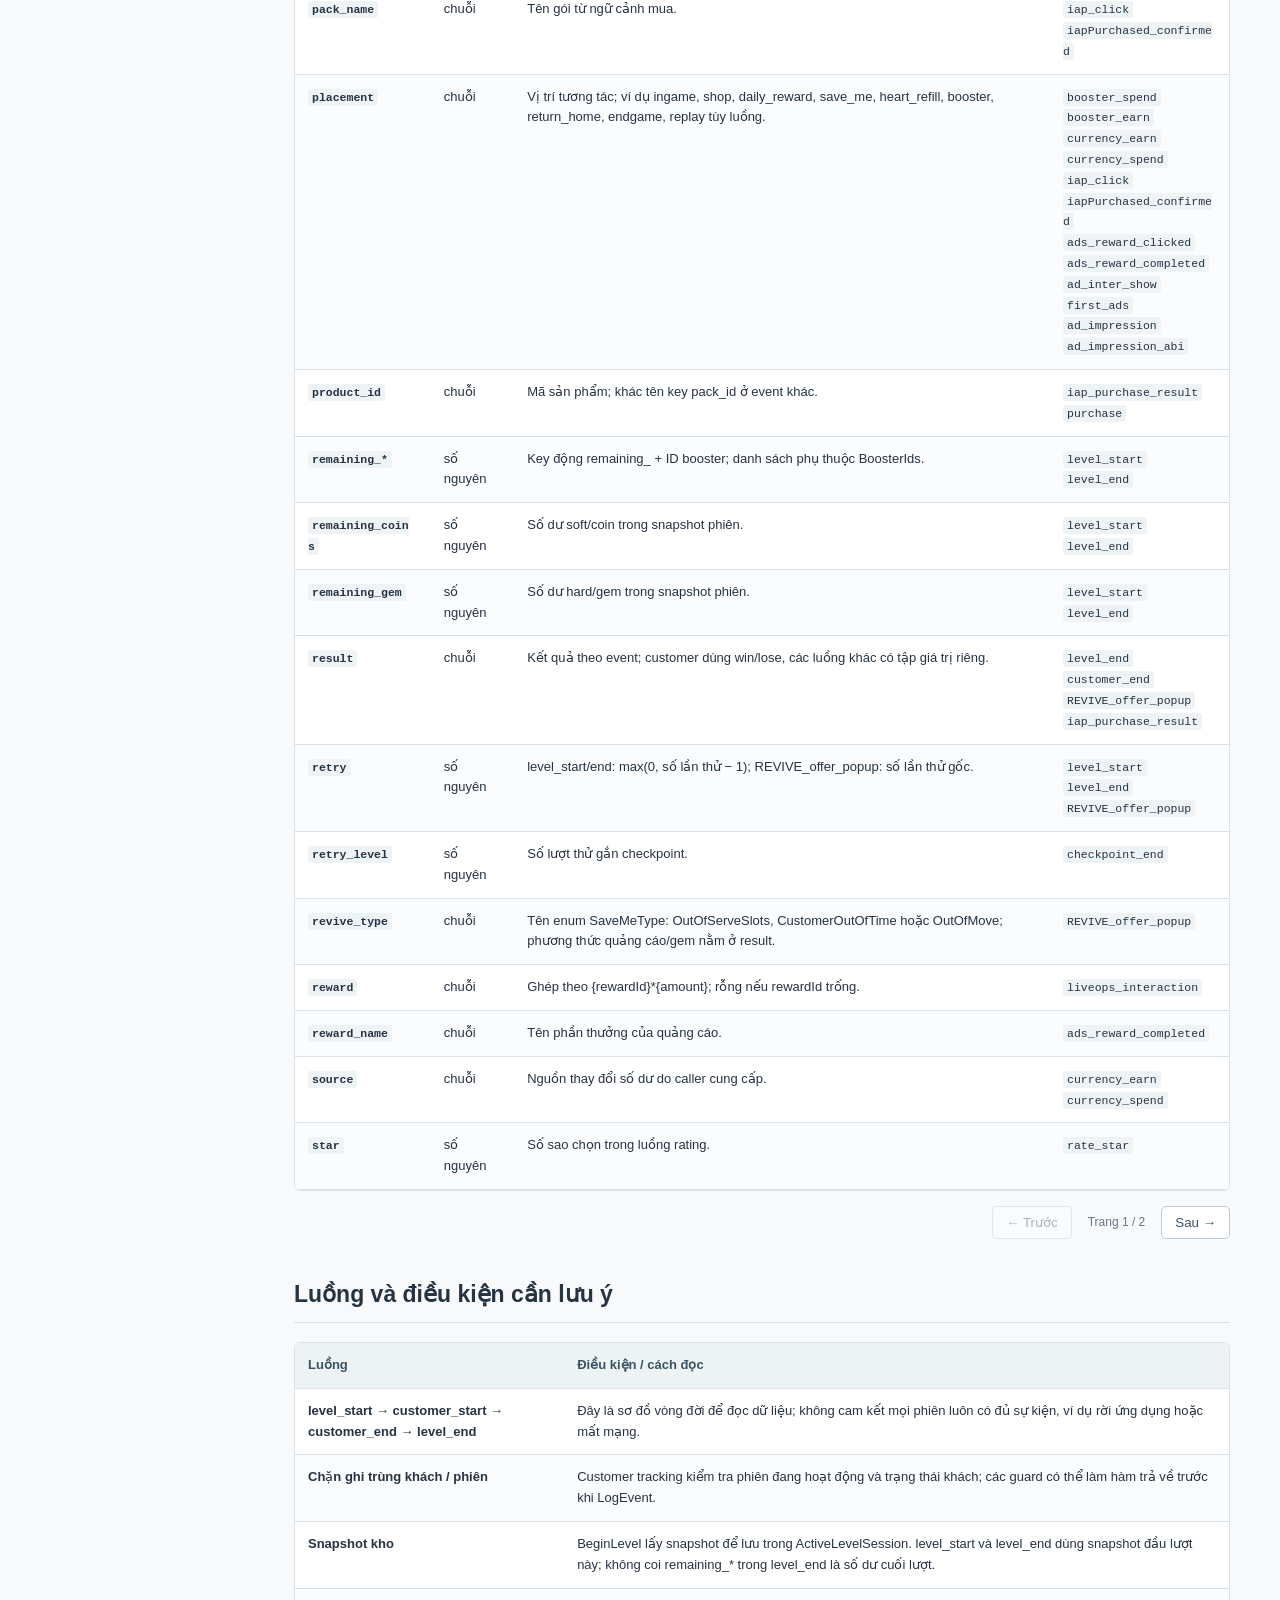
<file: Analytics/Analytics.html>
<!doctype html><html lang="vi"><head><meta charset="utf-8"><meta name="viewport" content="width=device-width,initial-scale=1"><title>FoodiePop — Analytics</title><link rel="stylesheet" href="../report.css"><script defer src="../report.js"></script></head><body><a class="skip" href="#main">Đến nội dung</a><aside><a class="brand" href="../LevelDesign.html"><span class="brand-icon">F</span><span>FoodiePop<small>GAME DESIGN WIKI</small></span></a><div class="nav-caption">BỘ BÁO CÁO</div><nav aria-label="Các phần báo cáo"><a href="../LevelDesign.html">Game Design</a><a href="../Levels/Levels.html">Chi tiết level</a><a href="../Items/Items.html">Món & nguyên liệu</a><a href="../Boosters/Boosters.html">Booster</a><a href="../IAP/IAP.html">IAP & cửa hàng</a><a href="../Events/Events.html">Events</a><a href="../Leaderboard/Leaderboard.html">Leaderboard</a><a href="../Daily/Daily.html">Hằng ngày</a><a href="../Analytics/Analytics.html" aria-current="page">Analytics</a></nav><div class="aside-footer">Bản APK v1.5b4t<br>Cập nhật 20.10.2026<br>Đọc hoàn toàn ngoại tuyến</div></aside><main id="main"><div class="eyebrow">FOODIEPOP / TÀI LIỆU THIẾT KẾ</div><h1>Analytics</h1><p class="lead">Bảng chi tiết event: mục đích, payload, điều kiện phát, hàm phát và nơi gọi trong mã.</p><div class="infobox"><strong>Phạm vi:</strong> Cấu hình trong bản APK v1.5b4t. Giá, lịch và phần thưởng thực tế có thể thay đổi theo tài khoản hoặc cấu hình đang áp dụng.</div><details class="toc"><summary>Trong trang này</summary><a href="#section-1">Ngữ cảnh được theo dõi</a><a href="#section-2">Danh mục event chi tiết</a><a href="#section-3">Từ điển thông số</a><a href="#section-4">Luồng và điều kiện cần lưu ý</a><a href="#section-5">User properties và dữ liệu cũ</a><a href="#section-6">Phạm vi rà soát</a></details><h2 id="section-1">Ngữ cảnh được theo dõi</h2><div class="visual-cards"><figure><img class="tab-image" src="../Images/Dishes/burger_burger.png" alt="Lượt chơi" width="84" height="84" loading="lazy"><figcaption><b>Lượt chơi</b><span>Bắt đầu, kết thúc và kết quả level</span></figcaption></figure><figure><img class="tab-image" src="../Images/UI/booster_ingredient_pick.png" alt="Sử dụng booster" width="84" height="84" loading="lazy"><figcaption><b>Sử dụng booster</b><span>Vật phẩm, nguồn nhận và chi phí</span></figcaption></figure><figure><img class="tab-image" src="../Images/UI/daily_reward.png" alt="Tương tác LiveOps" width="84" height="84" loading="lazy"><figcaption><b>Tương tác LiveOps</b><span>Hành động và phần thưởng theo mốc</span></figcaption></figure></div><p class="visual-caption">Ảnh minh họa ngữ cảnh gameplay; thông tin tên sự kiện và tham số nằm trong bảng bên dưới.</p><h2 id="section-2">Danh mục event chi tiết</h2><p>Bảng gồm <b>37 event / đường phát</b> thuộc gameplay FoodiePop và lớp analytics dùng chung được đối chiếu. Mỗi hàng ghi key payload thực tế, hàm phát và nơi phát trong luồng. Các hàm gọi trực tiếp tìm thấy có thể mở xem ở cột cuối.</p><div class="note">“Có đường phát trong mã” chưa chứng minh event đã được gửi thành công hoặc xuất hiện trên dashboard. Tên hàm C# và key analytics được tách riêng: tên đầu vào customerIndex, rewardId hoặc acquireMethod không tự trở thành key payload. Bộ đếm/user property không được coi là event riêng.</div><p>Tìm theo tên event, key tham số hoặc tên hàm. Trên màn hình hẹp, kéo ngang bảng để xem cột thông số và nơi phát; cột tên event được giữ cố định.</p><div class="analytics-catalogue"><section class="data-table"><div class="table-tools"><label>Tìm trong bảng <input class="search" type="search" placeholder="Nhập tên, mã hoặc giá trị…"></label><span class="result-count" aria-live="polite"></span></div><div class="scroll"><table><thead><tr><th scope="col">Event / đích gửi</th><th scope="col">Mục đích</th><th scope="col">Khi nào bắn</th><th scope="col">Thông số payload · kiểu &amp; ý nghĩa</th><th scope="col">Bắn ở đâu · hàm phát / hàm gọi / giới hạn</th></tr></thead><tbody><tr><td><span class="analytics-event" data-event="level_start"><code>level_start</code></span><br><span class="tag">Firebase</span><small class="analytics-group">Gameplay</small></td><td>Đếm lượt bắt đầu, phân tích retry và chuỗi thắng.</td><td>Khởi tạo phiên level.</td><td><div class="analytics-param"><code>level</code><small>chuỗi · ID level do LevelIdOf tạo; không mặc định là số level hiển thị.</small></div><div class="analytics-param"><code>level_accumulate</code><small>chuỗi · Tiến trình level tích lũy; giữ key nguyên văn.</small></div><div class="analytics-param"><code>retry</code><small>số nguyên · level_start/end: max(0, số lần thử − 1); REVIVE_offer_popup: số lần thử gốc.</small></div><div class="analytics-param"><code>winstreak</code><small>số nguyên · Chuỗi thắng tại thời điểm bắt đầu/kết thúc tương ứng.</small></div><div class="analytics-param"><code>remaining_gem</code><small>số nguyên · Số dư hard/gem trong snapshot phiên.</small></div><div class="analytics-param"><code>remaining_coins</code><small>số nguyên · Số dư soft/coin trong snapshot phiên.</small></div><div class="analytics-param"><code>remaining_*</code><small>số nguyên · Key động remaining_ + ID booster; danh sách phụ thuộc BoosterIds.</small></div></td><td><code>CakeOrderDataTracking.BeginLevel</code><p>Luồng tải và thiết lập level; sau đó gọi CreateLevelContext. Snapshot kho được giữ trong phiên.</p><details class="analytics-callers"><summary>5 hàm gọi tìm thấy</summary><div><code>CakeOrder.InGame.LevelPlayLoadAndSetupControl$$ShowUITutorialThenLevelTut</code></div><div><code>CakeOrder.InGame.LevelPlayLoadAndSetupControl$$ProcessLevelBaseTut</code></div><div><code>CakeOrder.InGame.LevelPlayLoadAndSetupControl$$ProcessStartPlay</code></div><div><code>CakeOrder.InGame.LevelPlayLoadAndSetupControl$$&lt;PlayLevel&gt;g__OnFinishedLoad|47_4</code></div><div><code>CakeOrder.InGame.LevelPlayLoadAndSetupControl$$&lt;ProcessLevelBaseTut&gt;g__OnDoneTut|67_0</code></div></details><p class="analytics-limit">Có đường gọi trong mã; chưa kiểm chứng nhận ở máy chủ.</p></td></tr><tr><td><span class="analytics-event" data-event="level_end"><code>level_end</code></span><br><span class="tag">Firebase</span><small class="analytics-group">Gameplay</small></td><td>Đo hoàn thành, thua, thoát và thời gian chơi.</td><td>Kết thúc lượt qua kết quả hoặc thao tác rời/chơi lại.</td><td><div class="analytics-param"><code>level</code><small>chuỗi · ID level do LevelIdOf tạo; không mặc định là số level hiển thị.</small></div><div class="analytics-param"><code>level_accumulate</code><small>chuỗi · Tiến trình level tích lũy; giữ key nguyên văn.</small></div><div class="analytics-param"><code>retry</code><small>số nguyên · level_start/end: max(0, số lần thử − 1); REVIVE_offer_popup: số lần thử gốc.</small></div><div class="analytics-param"><code>winstreak</code><small>số nguyên · Chuỗi thắng tại thời điểm bắt đầu/kết thúc tương ứng.</small></div><div class="analytics-param"><code>result</code><small>chuỗi · Kết quả theo event; customer dùng win/lose, các luồng khác có tập giá trị riêng.</small></div><div class="analytics-param"><code>lose_type</code><small>chuỗi · Ánh xạ thấy trong mã: timeout, out of space, quitgame, replay; có thể rỗng khi win/skip.</small></div><div class="analytics-param"><code>end_state</code><small>chuỗi · Trạng thái kết thúc win/lose/skip/quit theo nhánh.</small></div><div class="analytics-param"><code>duration_complete</code><small>số nguyên · Thời gian hoàn thành làm tròn; customer_end tính từ thời điểm start đến end, chặn giá trị âm.</small></div><div class="analytics-param"><code>remaining_gem</code><small>số nguyên · Số dư hard/gem trong snapshot phiên.</small></div><div class="analytics-param"><code>remaining_coins</code><small>số nguyên · Số dư soft/coin trong snapshot phiên.</small></div><div class="analytics-param"><code>remaining_*</code><small>số nguyên · Key động remaining_ + ID booster; danh sách phụ thuộc BoosterIds.</small></div></td><td><code>CakeOrderDataTracking.CompleteLevel / QuitLevel</code><p>CompleteLevel và QuitLevel cùng gửi level_end; CreateLevelEndParameters dùng snapshot kho đầu lượt đã lưu trong phiên.</p><details class="analytics-callers"><summary>4 hàm gọi tìm thấy</summary><div><code>CakeOrder.InGame.LevelPlayLoadAndSetupControl$$OnPlayerStateChanged</code></div><div><code>CakeOrder.InGame.LevelPlayLoadAndSetupControl$$ProcessEndGame</code></div><div><code>CakeOrder.InGame.LevelPlayLoadAndSetupControl$$TrackQuit</code></div><div><code>CakeOrder.InGame.LevelPlayLoadAndSetupControl$$OnApplicationQuit</code></div></details><p class="analytics-limit">Có đường gọi trong mã; chưa kiểm chứng nhận ở máy chủ.</p></td></tr><tr><td><span class="analytics-event" data-event="customer_start"><code>customer_start</code></span><br><span class="tag">Firebase</span><small class="analytics-group">Khách hàng</small></td><td>Mốc bắt đầu phục vụ từng khách.</td><td>Ghi nhận khách bắt đầu trong phiên level.</td><td><div class="analytics-param"><code>level</code><small>chuỗi · ID level do LevelIdOf tạo; không mặc định là số level hiển thị.</small></div><div class="analytics-param"><code>customer_stt</code><small>chuỗi · Chỉ số khách được truyền vào, chuyển sang chuỗi; chưa tự cộng 1.</small></div></td><td><code>CakeOrderDataTracking.RecordCustomerStart</code><p>Bộ điều khiển phục vụ khách gọi hàm tracking; hàm kiểm tra phiên và chặn ghi start trùng.</p><details class="analytics-callers"><summary>1 hàm gọi tìm thấy</summary><div><code>CakeOrder.InGame.LevelPlayLoadAndSetupControl$$OnCustomerArrivedForTracking [mã phát được inline]</code></div></details><p class="analytics-limit">Có đường gọi trong mã; chưa kiểm chứng nhận ở máy chủ.</p></td></tr><tr><td><span class="analytics-event" data-event="customer_end"><code>customer_end</code></span><br><span class="tag">Firebase</span><small class="analytics-group">Khách hàng</small></td><td>Đo thời gian phục vụ và kết quả từng khách.</td><td>Khách kết thúc với win hoặc lose.</td><td><div class="analytics-param"><code>level</code><small>chuỗi · ID level do LevelIdOf tạo; không mặc định là số level hiển thị.</small></div><div class="analytics-param"><code>customer_stt</code><small>chuỗi · Chỉ số khách được truyền vào, chuyển sang chuỗi; chưa tự cộng 1.</small></div><div class="analytics-param"><code>customer_stt_complete</code><small>chuỗi · Bộ đếm kết thúc khách trong phiên; mã lấy giá trị trước khi tăng, không mặc định là số khách thắng.</small></div><div class="analytics-param"><code>result</code><small>chuỗi · Kết quả theo event; customer dùng win/lose, các luồng khác có tập giá trị riêng.</small></div><div class="analytics-param"><code>duration_complete</code><small>số nguyên · Thời gian hoàn thành làm tròn; customer_end tính từ thời điểm start đến end, chặn giá trị âm.</small></div></td><td><code>CakeOrderDataTracking.RecordCustomerEnd</code><p>Tìm bản ghi start, đánh dấu đã kết thúc; tính chênh thời gian và tăng số khách đã kết thúc.</p><details class="analytics-callers"><summary>1 hàm gọi tìm thấy</summary><div><code>CakeOrder.InGame.LevelPlayLoadAndSetupControl$$OnCustomerEndedForTracking [mã phát được inline]</code></div></details><p class="analytics-limit">Có đường gọi trong mã; chưa kiểm chứng nhận ở máy chủ.</p></td></tr><tr><td><span class="analytics-event" data-event="booster_spend"><code>booster_spend</code></span><br><span class="tag">Firebase</span><small class="analytics-group">Booster</small></td><td>Đếm lượt sử dụng booster.</td><td>Booster được sử dụng; placement của luồng FoodiePop là ingame.</td><td><div class="analytics-param"><code>booster_name</code><small>chuỗi · ID/nhãn booster do caller truyền.</small></div><div class="analytics-param"><code>level</code><small>chuỗi · ID level do LevelIdOf tạo; không mặc định là số level hiển thị.</small></div><div class="analytics-param"><code>placement</code><small>chuỗi · Vị trí tương tác; ví dụ ingame, shop, daily_reward, save_me, heart_refill, booster, return_home, endgame, replay tùy luồng.</small></div></td><td><code>CakeOrderDataTracking.TrackBoosterUsed / DataTrackingManager.RecordBoosterSpent</code><p>BoosterService và bộ phát tracking chung; không coi cost/acquireMethod là key được gửi.</p><small>Chưa đối chiếu caller trực tiếp cho hàng này.</small><p class="analytics-limit">Có đường gọi trong mã; chưa kiểm chứng nhận ở máy chủ.</p></td></tr><tr><td><span class="analytics-event" data-event="booster_earn"><code>booster_earn</code></span><br><span class="tag">Firebase</span><small class="analytics-group">Booster</small></td><td>Đo booster được cấp vào kho.</td><td>newBalance − oldBalance &gt; 0.</td><td><div class="analytics-param"><code>booster_name</code><small>chuỗi · ID/nhãn booster do caller truyền.</small></div><div class="analytics-param"><code>level</code><small>chuỗi · ID level do LevelIdOf tạo; không mặc định là số level hiển thị.</small></div><div class="analytics-param"><code>value</code><small>số · Lượng biến động, thưởng hoặc giá trị doanh thu tùy event; không có một đơn vị chung.</small></div><div class="analytics-param"><code>placement</code><small>chuỗi · Vị trí tương tác; ví dụ ingame, shop, daily_reward, save_me, heart_refill, booster, return_home, endgame, replay tùy luồng.</small></div></td><td><code>DataTrackingManager.TrackBoosterChange</code><p>Bộ theo dõi biến động kho. Hàm này không phát event cho số dư giảm.</p><small>Chưa đối chiếu caller trực tiếp cho hàng này.</small><p class="analytics-limit">Có đường gọi trong mã; chưa kiểm chứng nhận ở máy chủ.</p></td></tr><tr><td><span class="analytics-event" data-event="currency_earn"><code>currency_earn</code></span><br><span class="tag">Firebase</span><small class="analytics-group">Tiền tệ</small></td><td>Đo tiền tệ nhận vào và số dư sau nhận.</td><td>Số dư tăng sau thay đổi tiền tệ.</td><td><div class="analytics-param"><code>level</code><small>chuỗi · ID level do LevelIdOf tạo; không mặc định là số level hiển thị.</small></div><div class="analytics-param"><code>value</code><small>số · Lượng biến động, thưởng hoặc giá trị doanh thu tùy event; không có một đơn vị chung.</small></div><div class="analytics-param"><code>currency_name</code><small>chuỗi · Tên tiền tệ đã chuẩn hóa; cần tách coin/gem.</small></div><div class="analytics-param"><code>balance_value</code><small>số nguyên · Số dư mới sau biến động tiền tệ.</small></div><div class="analytics-param"><code>source</code><small>chuỗi · Nguồn thay đổi số dư do caller cung cấp.</small></div><div class="analytics-param"><code>placement</code><small>chuỗi · Vị trí tương tác; ví dụ ingame, shop, daily_reward, save_me, heart_refill, booster, return_home, endgame, replay tùy luồng.</small></div></td><td><code>DataTrackingManager.TrackCurrencyChange</code><p>Luồng cập nhật số dư gọi bộ tracking; ID hard/soft được chuẩn hóa qua NormalizeCurrencyName.</p><small>Chưa đối chiếu caller trực tiếp cho hàng này.</small><p class="analytics-limit">Có đường gọi trong mã; chưa kiểm chứng nhận ở máy chủ.</p></td></tr><tr><td><span class="analytics-event" data-event="currency_spend"><code>currency_spend</code></span><br><span class="tag">Firebase</span><small class="analytics-group">Tiền tệ</small></td><td>Đo tiêu tiền tệ theo nguồn và vị trí.</td><td>Số dư giảm sau thay đổi tiền tệ.</td><td><div class="analytics-param"><code>level</code><small>chuỗi · ID level do LevelIdOf tạo; không mặc định là số level hiển thị.</small></div><div class="analytics-param"><code>value</code><small>số · Lượng biến động, thưởng hoặc giá trị doanh thu tùy event; không có một đơn vị chung.</small></div><div class="analytics-param"><code>currency_name</code><small>chuỗi · Tên tiền tệ đã chuẩn hóa; cần tách coin/gem.</small></div><div class="analytics-param"><code>balance_value</code><small>số nguyên · Số dư mới sau biến động tiền tệ.</small></div><div class="analytics-param"><code>source</code><small>chuỗi · Nguồn thay đổi số dư do caller cung cấp.</small></div><div class="analytics-param"><code>placement</code><small>chuỗi · Vị trí tương tác; ví dụ ingame, shop, daily_reward, save_me, heart_refill, booster, return_home, endgame, replay tùy luồng.</small></div></td><td><code>DataTrackingManager.TrackCurrencyChange</code><p>Chọn event theo dấu biến động; value là độ lớn chênh lệch, balance_value là số dư mới.</p><small>Chưa đối chiếu caller trực tiếp cho hàng này.</small><p class="analytics-limit">Có đường gọi trong mã; chưa kiểm chứng nhận ở máy chủ.</p></td></tr><tr><td><span class="analytics-event" data-event="REVIVE_offer_popup"><code>REVIVE_offer_popup</code></span><br><span class="tag">Firebase</span><small class="analytics-group">Tiếp tục lượt</small></td><td>Đo tương tác đề nghị cứu lượt.</td><td>Có tương tác offer cứu lượt, với result do nơi gọi truyền vào.</td><td><div class="analytics-param"><code>level</code><small>chuỗi · ID level do LevelIdOf tạo; không mặc định là số level hiển thị.</small></div><div class="analytics-param"><code>revive_type</code><small>chuỗi · Tên enum SaveMeType: OutOfServeSlots, CustomerOutOfTime hoặc OutOfMove; phương thức quảng cáo/gem nằm ở result.</small></div><div class="analytics-param"><code>result</code><small>chuỗi · Kết quả theo event; customer dùng win/lose, các luồng khác có tập giá trị riêng.</small></div><div class="analytics-param"><code>lose_type</code><small>chuỗi · Ánh xạ thấy trong mã: timeout, out of space, quitgame, replay; có thể rỗng khi win/skip.</small></div><div class="analytics-param"><code>retry</code><small>số nguyên · level_start/end: max(0, số lần thử − 1); REVIVE_offer_popup: số lần thử gốc.</small></div></td><td><code>CakeOrderDataTracking.TrackReviveOffer</code><p>LevelSaveMeControl.ShowSaveMe → callback OnSuccess / OnCanceled. result ánh xạ rewarded_ad thành ads reward, hard_currency thành gem; revive_type là tên enum lý do cứu lượt. retry dùng số lần thử gốc ở event này.</p><details class="analytics-callers"><summary>2 hàm gọi tìm thấy</summary><div><code>CakeOrder.InGame.LevelSaveMeControl.&lt;&gt;c__DisplayClass21_0$$&lt;ShowSaveMe&gt;g__OnSuccess|0</code></div><div><code>CakeOrder.InGame.LevelSaveMeControl.&lt;&gt;c__DisplayClass21_0$$&lt;ShowSaveMe&gt;g__OnCanceled|1</code></div></details><p class="analytics-limit">Có đường gọi trong mã; chưa kiểm chứng nhận ở máy chủ.</p></td></tr><tr><td><span class="analytics-event" data-event="liveops_interaction"><code>liveops_interaction</code></span><br><span class="tag">Firebase</span><small class="analytics-group">LiveOps</small></td><td>Theo dõi mở, tương tác và nhận quà LiveOps.</td><td>Luồng LiveOps gọi tracking với ID, hành động và mốc.</td><td><div class="analytics-param"><code>liveops_name</code><small>chuỗi · ID LiveOps; fallback unknown khi thiếu.</small></div><div class="analytics-param"><code>action</code><small>chuỗi · Hành động do caller truyền; không suy ra mọi action đều nhận thưởng.</small></div><div class="analytics-param"><code>milestone_index</code><small>số nguyên · Index mốc; mặc định đầu vào −1 khi không gắn mốc.</small></div><div class="analytics-param"><code>reward</code><small>chuỗi · Ghép theo {rewardId}*{amount}; rỗng nếu rewardId trống.</small></div></td><td><code>CakeOrderDataTracking.TrackLiveOpsInteraction</code><p>Daily Reward, 7 Day Login và UI LiveOps; reward ghép rewardId*amount, rỗng khi không có rewardId.</p><details class="analytics-callers"><summary>4 hàm gọi tìm thấy</summary><div><code>CakeOrder.LiveOpsImplement.LiveOpBehaviorDailyReward$$ReceiveRewards</code></div><div><code>CakeOrder.LiveOpsImplement.UIPopupDailyRewards$$OnBeforeShow</code></div><div><code>CakeOrder.LiveOpsImplement.LiveOpBehavior7DayLogin$$ReceiveRewards</code></div><div><code>CakeOrder.LiveOpsImplement.UIPopup7DayLogin$$OnBeforeShow</code></div></details><p class="analytics-limit">Có đường gọi trong mã; chưa kiểm chứng nhận ở máy chủ.</p></td></tr><tr><td><span class="analytics-event" data-event="checkpoint_start"><code>checkpoint_start</code></span><br><span class="tag">Firebase</span><small class="analytics-group">Checkpoint</small></td><td>Đo người chơi chạm checkpoint lần đầu.</td><td>Chỉ lượt thử đầu; kiểm tra khóa chống ghi trùng theo map/level.</td><td><div class="analytics-param"><code>level</code><small>chuỗi · ID level do LevelIdOf tạo; không mặc định là số level hiển thị.</small></div><div class="analytics-param"><code>day_retention</code><small>số nguyên · Ngày retention được bộ analytics tính.</small></div></td><td><code>CakeOrderDataTracking.TrackCheckpointStart → DataTrackingManager.FlushPendingCheckpoints</code><p>BeginLevel → tạo CheckpointEvent → RecordCheckpoint → hàng đợi → FlushPendingCheckpoints.</p><small>Chưa đối chiếu caller trực tiếp cho hàng này.</small><p class="analytics-limit">Có đường gọi trong mã; chưa kiểm chứng nhận ở máy chủ.</p></td></tr><tr><td><span class="analytics-event" data-event="checkpoint_end"><code>checkpoint_end</code></span><br><span class="tag">Firebase</span><small class="analytics-group">Checkpoint</small></td><td>Đo hoàn thành checkpoint cùng chi phí tích lũy.</td><td>Kết thúc checkpoint đủ điều kiện; có khóa chống trùng.</td><td><div class="analytics-param"><code>level</code><small>chuỗi · ID level do LevelIdOf tạo; không mặc định là số level hiển thị.</small></div><div class="analytics-param"><code>day_retention</code><small>số nguyên · Ngày retention được bộ analytics tính.</small></div><div class="analytics-param"><code>retry_level</code><small>số nguyên · Số lượt thử gắn checkpoint.</small></div><div class="analytics-param"><code>duration</code><small>tùy event · Checkpoint: số nguyên; first_ads: chuỗi. Không gộp hai schema thành cùng kiểu.</small></div><div class="analytics-param"><code>booster_spend</code><small>số nguyên · Số booster tiêu trong checkpoint; cũng là tên event riêng ở bảng.</small></div><div class="analytics-param"><code>coin_spend</code><small>số nguyên · Lượng coin tiêu của checkpoint.</small></div><div class="analytics-param"><code>ads_count</code><small>số nguyên · Bộ đếm quảng cáo gắn checkpoint.</small></div></td><td><code>CakeOrderDataTracking.TrackCheckpointEnd → DataTrackingManager.FlushPendingCheckpoints</code><p>CompleteLevel → RecordCheckpoint; có thể gửi sau khi hàng đợi được flush, không đồng nhất thời điểm gọi với thời điểm truyền mạng.</p><small>Chưa đối chiếu caller trực tiếp cho hàng này.</small><p class="analytics-limit">Có đường gọi trong mã; chưa kiểm chứng nhận ở máy chủ.</p></td></tr><tr><td><span class="analytics-event" data-event="af_level_achieved"><code>af_level_achieved</code></span><br><span class="tag">AppsFlyer</span><small class="analytics-group">Tiến trình</small></td><td>Gửi tiến trình hoàn thành level sang attribution.</td><td>Đường hoàn thành level gọi tracking tiến trình.</td><td><div class="analytics-param"><code>af_map_id</code><small>chuỗi · Map ID của phiên.</small></div><div class="analytics-param"><code>af_level</code><small>chuỗi · LevelIndex chuyển chuỗi.</small></div><div class="analytics-param"><code>af_level_accumulated</code><small>chuỗi · Tiến trình tích lũy chuyển chuỗi.</small></div></td><td><code>CakeOrderDataTracking.TrackAppsFlyerLevelAchieved</code><p>CompleteLevel → TrackAppsFlyerLevelAchieved → AppsFlyerTrackEvent.</p><small>Chưa đối chiếu caller trực tiếp cho hàng này.</small><p class="analytics-limit">Có đường gọi trong mã; chưa kiểm chứng nhận ở máy chủ.</p></td></tr><tr><td><span class="analytics-event" data-event="iap_click"><code>iap_click</code></span><br><span class="tag">Firebase</span><small class="analytics-group">IAP</small></td><td>Đo click vào gói trước mua.</td><td>Người chơi chọn mua gói.</td><td><div class="analytics-param"><code>level</code><small>chuỗi · ID level do LevelIdOf tạo; không mặc định là số level hiển thị.</small></div><div class="analytics-param"><code>pack_id</code><small>chuỗi · Mã sản phẩm/gói mua.</small></div><div class="analytics-param"><code>pack_name</code><small>chuỗi · Tên gói từ ngữ cảnh mua.</small></div><div class="analytics-param"><code>placement</code><small>chuỗi · Vị trí tương tác; ví dụ ingame, shop, daily_reward, save_me, heart_refill, booster, return_home, endgame, replay tùy luồng.</small></div></td><td><code>DataTrackingManager.TrackIapClick / AdsDataTracking.ClickIAP</code><p>Luồng cửa hàng/IAP truyền productId, packName và placement; default placement shop.</p><details class="analytics-callers"><summary>1 hàm gọi tìm thấy</summary><div><code>CakeOrder.BaseUI.ButtonBuyWithSale$$&lt;Awake&gt;g__OnClickBuy|18_0</code></div></details><p class="analytics-limit">Có đường gọi trong mã; chưa kiểm chứng nhận ở máy chủ.</p></td></tr><tr><td><span class="analytics-event" data-event="iap_purchase_result"><code>iap_purchase_result</code></span><br><span class="tag">Firebase</span><small class="analytics-group">IAP</small></td><td>Ghi kết quả xử lý giao dịch, gồm lỗi.</td><td>Bộ mua hàng thông báo kết quả.</td><td><div class="analytics-param"><code>product_id</code><small>chuỗi · Mã sản phẩm; khác tên key pack_id ở event khác.</small></div><div class="analytics-param"><code>result</code><small>chuỗi · Kết quả theo event; customer dùng win/lose, các luồng khác có tập giá trị riêng.</small></div><div class="analytics-param"><code>detail</code><small>chuỗi · Thông tin bổ sung/lỗi mua hàng.</small></div></td><td><code>DataTrackingManager.TrackIapEvent</code><p>Callback mua hàng → TrackIapEvent; result/detail lấy từ nơi gọi.</p><details class="analytics-callers"><summary>1 hàm gọi tìm thấy</summary><div><code>IapAdsSystem.DataTrackingManager$$RecordIapPurchase</code></div></details><p class="analytics-limit">Có đường gọi trong mã; chưa kiểm chứng nhận ở máy chủ.</p></td></tr><tr><td><span class="analytics-event" data-event="iapPurchased_confirmed"><code>iapPurchased_confirmed</code></span><br><span class="tag">Firebase</span><small class="analytics-group">IAP</small></td><td>Ghi giao dịch đã xác nhận, gắn ngữ cảnh gói.</td><td>Sau kiểm tra giao dịch và điều kiện xác nhận cấp vật phẩm.</td><td><div class="analytics-param"><code>level</code><small>chuỗi · ID level do LevelIdOf tạo; không mặc định là số level hiển thị.</small></div><div class="analytics-param"><code>pack_id</code><small>chuỗi · Mã sản phẩm/gói mua.</small></div><div class="analytics-param"><code>pack_name</code><small>chuỗi · Tên gói từ ngữ cảnh mua.</small></div><div class="analytics-param"><code>placement</code><small>chuỗi · Vị trí tương tác; ví dụ ingame, shop, daily_reward, save_me, heart_refill, booster, return_home, endgame, replay tùy luồng.</small></div><div class="analytics-param"><code>iap_order</code><small>số nguyên · Thứ tự/bộ đếm giao dịch được luồng IAP gắn.</small></div></td><td><code>DataTrackingManager.RecordIapPurchase / AdsDataTracking.PurchaseDone</code><p>Luồng xác nhận giao dịch; RecordIapPurchase có nhánh requireGrantConfirmation và kiểm tra dữ liệu giao dịch.</p><small>Chưa đối chiếu caller trực tiếp cho hàng này.</small><p class="analytics-limit">Có đường gọi trong mã; chưa kiểm chứng nhận ở máy chủ.</p></td></tr><tr><td><span class="analytics-event" data-event="purchase"><code>purchase</code></span><br><span class="tag">Firebase</span><small class="analytics-group">IAP</small></td><td>Ghi giá trị, tiền tệ và mã giao dịch.</td><td>Giao dịch được chấp nhận trong luồng ghi nhận purchase.</td><td><div class="analytics-param"><code>transaction_id</code><small>chuỗi · Mã giao dịch; có nhánh xử lý khi thiếu.</small></div><div class="analytics-param"><code>product_id</code><small>chuỗi · Mã sản phẩm; khác tên key pack_id ở event khác.</small></div><div class="analytics-param"><code>currency</code><small>chuỗi · Mã tiền tệ của purchase hoặc doanh thu quảng cáo; xem theo event.</small></div><div class="analytics-param"><code>value</code><small>số · Lượng biến động, thưởng hoặc giá trị doanh thu tùy event; không có một đơn vị chung.</small></div></td><td><code>DataTrackingManager.RecordIapPurchase</code><p>Sau bước xác nhận; cùng luồng có gọi TrackAppsFlyerPurchase.</p><small>Chưa đối chiếu caller trực tiếp cho hàng này.</small><p class="analytics-limit">Có đường gọi trong mã; chưa kiểm chứng nhận ở máy chủ.</p></td></tr><tr><td><span class="analytics-event" data-event="af_purchase"><code>af_purchase</code></span><br><span class="tag">AppsFlyer</span><small class="analytics-group">IAP</small></td><td>Đo giao dịch trong hệ attribution.</td><td>Callback mua thành công đi qua bộ AppsFlyer.</td><td><div class="analytics-param"><code>af_currency</code><small>chuỗi · Mã tiền tệ từ Product metadata.</small></div><div class="analytics-param"><code>af_quantity</code><small>chuỗi · Wrapper đặt &quot;1&quot;.</small></div><div class="analytics-param"><code>af_content_id</code><small>chuỗi · Product ID.</small></div><div class="analytics-param"><code>af_revenue</code><small>chuỗi · Giá mua chuyển chuỗi trong payload AppsFlyer.</small></div></td><td><code>DataTrackingManager.TrackAppsFlyerPurchase / AdsDataTracking.TrackAppflyerPurchase</code><p>Tên sản phẩm và giá lấy từ Product; af_quantity được đặt chuỗi 1.</p><small>Chưa đối chiếu caller trực tiếp cho hàng này.</small><p class="analytics-limit">Có đường gọi trong mã; chưa kiểm chứng nhận ở máy chủ.</p></td></tr><tr><td><span class="analytics-event" data-event="ads_reward_clicked"><code>ads_reward_clicked</code></span><br><span class="tag">Firebase</span><small class="analytics-group">Quảng cáo</small></td><td>Đo ý định xem quảng cáo nhận thưởng.</td><td>Người chơi bấm yêu cầu xem quảng cáo thưởng.</td><td><div class="analytics-param"><code>button_name</code><small>chuỗi · Tên nút / ngữ cảnh yêu cầu quảng cáo thưởng.</small></div><div class="analytics-param"><code>level</code><small>chuỗi · ID level do LevelIdOf tạo; không mặc định là số level hiển thị.</small></div><div class="analytics-param"><code>placement</code><small>chuỗi · Vị trí tương tác; ví dụ ingame, shop, daily_reward, save_me, heart_refill, booster, return_home, endgame, replay tùy luồng.</small></div></td><td><code>AdsDataTracking.AdRewardLogicgame</code><p>Luồng quảng cáo nhận thưởng; click không chứng minh quảng cáo đã tải hoặc đã hoàn thành.</p><details class="analytics-callers"><summary>1 hàm gọi tìm thấy</summary><div><code>IapAdsSystem.AdsManager$$ShowVideo</code></div></details><p class="analytics-limit">Có đường gọi trong mã; chưa kiểm chứng nhận ở máy chủ.</p></td></tr><tr><td><span class="analytics-event" data-event="ads_reward_completed"><code>ads_reward_completed</code></span><br><span class="tag">Firebase</span><small class="analytics-group">Quảng cáo</small></td><td>Đo hoàn tất quảng cáo thưởng và quyền lợi đi kèm.</td><td>Callback hoàn thành quảng cáo nhận thưởng.</td><td><div class="analytics-param"><code>button_name</code><small>chuỗi · Tên nút / ngữ cảnh yêu cầu quảng cáo thưởng.</small></div><div class="analytics-param"><code>level</code><small>chuỗi · ID level do LevelIdOf tạo; không mặc định là số level hiển thị.</small></div><div class="analytics-param"><code>placement</code><small>chuỗi · Vị trí tương tác; ví dụ ingame, shop, daily_reward, save_me, heart_refill, booster, return_home, endgame, replay tùy luồng.</small></div><div class="analytics-param"><code>value</code><small>số · Lượng biến động, thưởng hoặc giá trị doanh thu tùy event; không có một đơn vị chung.</small></div><div class="analytics-param"><code>reward_name</code><small>chuỗi · Tên phần thưởng của quảng cáo.</small></div></td><td><code>AdsDataTracking.AdsRewardComplete</code><p>Luồng quảng cáo nhận thưởng sau completion; phân biệt với click và paid impression.</p><details class="analytics-callers"><summary>2 hàm gọi tìm thấy</summary><div><code>IapAdsSystem.GoogleMobileAdsControlRewardAds$$OnUserReceiveReward</code></div><div><code>IapAdsSystem.MaxAdsControlRewardAds$$OnRewardedAdReceivedRewardEvent</code></div></details><p class="analytics-limit">Có đường gọi trong mã; chưa kiểm chứng nhận ở máy chủ.</p></td></tr><tr><td><span class="analytics-event" data-event="ad_inter_show"><code>ad_inter_show</code></span><br><span class="tag">Firebase</span><small class="analytics-group">Quảng cáo</small></td><td>Đếm hiển thị quảng cáo xen kẽ.</td><td>Callback hiển thị interstitial.</td><td><div class="analytics-param"><code>level</code><small>chuỗi · ID level do LevelIdOf tạo; không mặc định là số level hiển thị.</small></div><div class="analytics-param"><code>placement</code><small>chuỗi · Vị trí tương tác; ví dụ ingame, shop, daily_reward, save_me, heart_refill, booster, return_home, endgame, replay tùy luồng.</small></div></td><td><code>AdsDataTracking.InterDisplay</code><p>Bộ xử lý InterDisplay trong AdsDataTracking.</p><details class="analytics-callers"><summary>1 hàm gọi tìm thấy</summary><div><code>IapAdsSystem.AdmobManager$$&lt;Awake&gt;b__55_0</code></div></details><p class="analytics-limit">Có đường gọi trong mã; chưa kiểm chứng nhận ở máy chủ.</p></td></tr><tr><td><span class="analytics-event" data-event="first_ads"><code>first_ads</code></span><br><span class="tag">Firebase</span><small class="analytics-group">Quảng cáo</small></td><td>Đo thời gian đến quảng cáo đầu tiên.</td><td>Luồng ghi nhận first ads gọi hàm FirstAds.</td><td><div class="analytics-param"><code>duration</code><small>tùy event · Checkpoint: số nguyên; first_ads: chuỗi. Không gộp hai schema thành cùng kiểu.</small></div><div class="analytics-param"><code>placement</code><small>chuỗi · Vị trí tương tác; ví dụ ingame, shop, daily_reward, save_me, heart_refill, booster, return_home, endgame, replay tùy luồng.</small></div></td><td><code>AdsDataTracking.FirstAds</code><p>Gửi duration dưới dạng chuỗi; điều kiện đánh dấu lần đầu phải đọc cùng nơi gọi.</p><small>Chưa đối chiếu caller trực tiếp cho hàng này.</small><p class="analytics-limit">Có đường gọi trong mã; chưa kiểm chứng nhận ở máy chủ.</p></td></tr><tr><td><span class="analytics-event" data-event="ad_impression"><code>ad_impression</code></span><br><span class="tag">Firebase</span><small class="analytics-group">Quảng cáo</small></td><td>Đo doanh thu impression quảng cáo.</td><td>Callback doanh thu quảng cáo.</td><td><div class="analytics-param"><code>ad_unit_name</code><small>chuỗi · Đơn vị quảng cáo.</small></div><div class="analytics-param"><code>ad_format</code><small>chuỗi · Định dạng quảng cáo.</small></div><div class="analytics-param"><code>value</code><small>số · Lượng biến động, thưởng hoặc giá trị doanh thu tùy event; không có một đơn vị chung.</small></div><div class="analytics-param"><code>ad_source</code><small>chuỗi · Nguồn/network quảng cáo.</small></div><div class="analytics-param"><code>currency</code><small>chuỗi · Mã tiền tệ của purchase hoặc doanh thu quảng cáo; xem theo event.</small></div><div class="analytics-param"><code>ad_platform</code><small>chuỗi · Nền tảng mediation/provider, có fallback unknown.</small></div><div class="analytics-param"><code>placement</code><small>chuỗi · Vị trí tương tác; ví dụ ingame, shop, daily_reward, save_me, heart_refill, booster, return_home, endgame, replay tùy luồng.</small></div></td><td><code>AdsDataTracking.RevenueDefault</code><p>Luồng doanh thu → RevenueDefault; ad_platform ánh xạ applovin/admob/unknown.</p><details class="analytics-callers"><summary>11 hàm gọi tìm thấy</summary><div><code>IapAdsSystem.GoogleMobileAdsControlAppOpen.&lt;&gt;c__DisplayClass33_0$$&lt;RegisterEventHandlers&gt;b__0</code></div><div><code>IapAdsSystem.GoogleMobileAdsControlBanner$$OnAdPaid</code></div><div><code>IapAdsSystem.GoogleMobileAdsControlBanner.&lt;&gt;c__DisplayClass37_0$$&lt;RegisterEventHandlers&gt;b__1</code></div><div><code>IapAdsSystem.GoogleMobileAdsControlBanner.&lt;&gt;c__DisplayClass38_0$$&lt;RegisterEventHandlers&gt;b__0</code></div><div><code>IapAdsSystem.GoogleMobileAdsControlInterstitial.&lt;&gt;c__DisplayClass45_0$$&lt;RegisterEventHandlers&gt;b__0</code></div><div><code>IapAdsSystem.GoogleMobileAdsControlRewardAds.&lt;&gt;c__DisplayClass47_0$$&lt;RegisterEventHandlers&gt;b__0</code></div><div><code>IapAdsSystem.MaxAdsControlAppOpen$$OnAppOpenAdRevenuePaidEvent</code></div><div><code>IapAdsSystem.MaxAdsControlBanner$$OnBannerAdRevenuePaidEvent</code></div><div><code>IapAdsSystem.MaxAdsControlInterstitial$$OnIntersAdRevenuePaidEvent</code></div><div><code>IapAdsSystem.MaxAdsControlMrec$$OnMRecAdRevenuePaidEvent</code></div><div><code>IapAdsSystem.MaxAdsControlRewardAds$$OnRewardedAdRevenuePaidEvent</code></div></details><p class="analytics-limit">Có đường gọi trong mã; chưa kiểm chứng nhận ở máy chủ.</p></td></tr><tr><td><span class="analytics-event" data-event="watch_{milestone}_reward"><code>watch_{milestone}_reward</code></span><br><span class="tag">Firebase</span><small class="analytics-group">Quảng cáo</small></td><td>Đo chạm mốc doanh thu/bộ đếm quảng cáo thưởng.</td><td>Vượt mốc cấu hình tương ứng trong nhánh quảng cáo thưởng.</td><td><div class="analytics-param"><code>value</code><small>số · Lượng biến động, thưởng hoặc giá trị doanh thu tùy event; không có một đơn vị chung.</small></div><div class="analytics-param"><code>currency</code><small>chuỗi · Mã tiền tệ của purchase hoặc doanh thu quảng cáo; xem theo event.</small></div><div class="analytics-param"><code>ad_counter</code><small>số nguyên · Bộ đếm quảng cáo kèm event mốc động watch_{milestone}_*.</small></div></td><td><code>AdsDataTracking.TrackingCustomEventsCountAdsPaid</code><p>Tên động do GetKeyTrackingRevenueReward tạo: watch_ + milestone + _reward. ad_counter là key payload, không phải tên event. Chưa xác nhận danh sách milestone áp dụng live.</p><small>Chưa đối chiếu caller trực tiếp cho hàng này.</small><p class="analytics-limit">Có đường gọi trong mã; chưa kiểm chứng nhận ở máy chủ.</p></td></tr><tr><td><span class="analytics-event" data-event="watch_{milestone}_ads"><code>watch_{milestone}_ads</code></span><br><span class="tag">Firebase</span><small class="analytics-group">Quảng cáo</small></td><td>Đo chạm mốc doanh thu/bộ đếm quảng cáo.</td><td>Vượt mốc cấu hình tương ứng trong nhánh quảng cáo.</td><td><div class="analytics-param"><code>value</code><small>số · Lượng biến động, thưởng hoặc giá trị doanh thu tùy event; không có một đơn vị chung.</small></div><div class="analytics-param"><code>currency</code><small>chuỗi · Mã tiền tệ của purchase hoặc doanh thu quảng cáo; xem theo event.</small></div><div class="analytics-param"><code>ad_counter</code><small>số nguyên · Bộ đếm quảng cáo kèm event mốc động watch_{milestone}_*.</small></div></td><td><code>AdsDataTracking.TrackingCustomEventsCountAdsPaid</code><p>Tên động do GetKeyTrackingRevenueAds tạo: watch_ + milestone + _ads. Không coi rev_int/rev_rw/watch_int/watch_rw là event độc lập; chúng còn dùng lưu bộ đếm.</p><small>Chưa đối chiếu caller trực tiếp cho hàng này.</small><p class="analytics-limit">Có đường gọi trong mã; chưa kiểm chứng nhận ở máy chủ.</p></td></tr><tr><td><span class="analytics-event" data-event="ad_impression_abi"><code>ad_impression_abi</code></span><br><span class="tag">AppsFlyer</span><small class="analytics-group">Quảng cáo</small></td><td>Gửi dữ liệu doanh thu impression qua attribution.</td><td>Luồng doanh thu gọi AppsFlyerRevenue.</td><td><div class="analytics-param"><code>ad_unit_name</code><small>chuỗi · Đơn vị quảng cáo.</small></div><div class="analytics-param"><code>ad_format</code><small>chuỗi · Định dạng quảng cáo.</small></div><div class="analytics-param"><code>value</code><small>số · Lượng biến động, thưởng hoặc giá trị doanh thu tùy event; không có một đơn vị chung.</small></div><div class="analytics-param"><code>ad_source</code><small>chuỗi · Nguồn/network quảng cáo.</small></div><div class="analytics-param"><code>currency</code><small>chuỗi · Mã tiền tệ của purchase hoặc doanh thu quảng cáo; xem theo event.</small></div><div class="analytics-param"><code>ad_platform</code><small>chuỗi · Nền tảng mediation/provider, có fallback unknown.</small></div><div class="analytics-param"><code>placement</code><small>chuỗi · Vị trí tương tác; ví dụ ingame, shop, daily_reward, save_me, heart_refill, booster, return_home, endgame, replay tùy luồng.</small></div></td><td><code>AdsDataTracking.AppsFlyerRevenue</code><p>Hệ quảng cáo → AppsFlyerRevenue; có giá trị mặc định applovin/USD trong mã.</p><details class="analytics-callers"><summary>2 hàm gọi tìm thấy</summary><div><code>IapAdsSystem.MaxAdsControlInterstitial$$OnIntersAdRevenuePaidEvent</code></div><div><code>IapAdsSystem.MaxAdsControlRewardAds$$OnRewardedAdRevenuePaidEvent</code></div></details><p class="analytics-limit">Có đường gọi trong mã; chưa kiểm chứng nhận ở máy chủ.</p></td></tr><tr><td><span class="analytics-event" data-event="af_inters_logicgame"><code>af_inters_logicgame</code></span><br><span class="tag">AppsFlyer</span><small class="analytics-group">Quảng cáo</small></td><td>Yêu cầu hiển thị interstitial.</td><td>Giai đoạn tương ứng của vòng đời quảng cáo.</td><td><div class="analytics-param"><code>af_quantity</code><small>chuỗi · Wrapper đặt &quot;1&quot;.</small></div></td><td><code>AdsDataTracking.AppsFlyerTrackInterTriggered</code><p>Hàm wrapper AppsFlyer; af_quantity = chuỗi 1. Chưa xác nhận tần suất thực tế trên thiết bị.</p><details class="analytics-callers"><summary>1 hàm gọi tìm thấy</summary><div><code>IapAdsSystem.AdsManager$$ShowInter</code></div></details><p class="analytics-limit">Có đường gọi trong mã; chưa kiểm chứng nhận ở máy chủ.</p></td></tr><tr><td><span class="analytics-event" data-event="af_inters_successfullyloaded"><code>af_inters_successfullyloaded</code></span><br><span class="tag">AppsFlyer</span><small class="analytics-group">Quảng cáo</small></td><td>Interstitial đã tải.</td><td>Giai đoạn tương ứng của vòng đời quảng cáo.</td><td><div class="analytics-param"><code>af_quantity</code><small>chuỗi · Wrapper đặt &quot;1&quot;.</small></div></td><td><code>AdsDataTracking.AppsFlyerTrackInterLoaded</code><p>Hàm wrapper AppsFlyer; af_quantity = chuỗi 1. Chưa xác nhận tần suất thực tế trên thiết bị.</p><details class="analytics-callers"><summary>1 hàm gọi tìm thấy</summary><div><code>IapAdsSystem.MaxAdsControlInterstitial$$OnIntersAdLoadedEvent</code></div></details><p class="analytics-limit">Có đường gọi trong mã; chưa kiểm chứng nhận ở máy chủ.</p></td></tr><tr><td><span class="analytics-event" data-event="af_inters_displayed"><code>af_inters_displayed</code></span><br><span class="tag">AppsFlyer</span><small class="analytics-group">Quảng cáo</small></td><td>Interstitial đã hiển thị.</td><td>Giai đoạn tương ứng của vòng đời quảng cáo.</td><td><div class="analytics-param"><code>af_quantity</code><small>chuỗi · Wrapper đặt &quot;1&quot;.</small></div></td><td><code>AdsDataTracking.AppsFlyerTrackInterDisplay</code><p>Hàm wrapper AppsFlyer; af_quantity = chuỗi 1. Chưa xác nhận tần suất thực tế trên thiết bị.</p><details class="analytics-callers"><summary>1 hàm gọi tìm thấy</summary><div><code>IapAdsSystem.MaxAdsControlInterstitial$$OnIntersAdDisplayedEvent</code></div></details><p class="analytics-limit">Có đường gọi trong mã; chưa kiểm chứng nhận ở máy chủ.</p></td></tr><tr><td><span class="analytics-event" data-event="af_rewarded_logicgame"><code>af_rewarded_logicgame</code></span><br><span class="tag">AppsFlyer</span><small class="analytics-group">Quảng cáo</small></td><td>Yêu cầu quảng cáo thưởng.</td><td>Giai đoạn tương ứng của vòng đời quảng cáo.</td><td><div class="analytics-param"><code>af_quantity</code><small>chuỗi · Wrapper đặt &quot;1&quot;.</small></div></td><td><code>AdsDataTracking.AppsFlyerTrackRewardTriggered</code><p>Hàm wrapper AppsFlyer; af_quantity = chuỗi 1. Chưa xác nhận tần suất thực tế trên thiết bị.</p><small>Chưa đối chiếu caller trực tiếp cho hàng này.</small><p class="analytics-limit">Có đường gọi trong mã; chưa kiểm chứng nhận ở máy chủ.</p></td></tr><tr><td><span class="analytics-event" data-event="af_rewarded_successfullyloaded"><code>af_rewarded_successfullyloaded</code></span><br><span class="tag">AppsFlyer</span><small class="analytics-group">Quảng cáo</small></td><td>Quảng cáo thưởng đã tải.</td><td>Giai đoạn tương ứng của vòng đời quảng cáo.</td><td><div class="analytics-param"><code>af_quantity</code><small>chuỗi · Wrapper đặt &quot;1&quot;.</small></div></td><td><code>AdsDataTracking.AppsFlyerTrackRewardLoaded</code><p>Hàm wrapper AppsFlyer; af_quantity = chuỗi 1. Chưa xác nhận tần suất thực tế trên thiết bị.</p><details class="analytics-callers"><summary>1 hàm gọi tìm thấy</summary><div><code>IapAdsSystem.MaxAdsControlRewardAds$$OnRewardedAdLoadedEvent</code></div></details><p class="analytics-limit">Có đường gọi trong mã; chưa kiểm chứng nhận ở máy chủ.</p></td></tr><tr><td><span class="analytics-event" data-event="af_rewarded_displayed"><code>af_rewarded_displayed</code></span><br><span class="tag">AppsFlyer</span><small class="analytics-group">Quảng cáo</small></td><td>Quảng cáo thưởng đã hiển thị.</td><td>Giai đoạn tương ứng của vòng đời quảng cáo.</td><td><div class="analytics-param"><code>af_quantity</code><small>chuỗi · Wrapper đặt &quot;1&quot;.</small></div></td><td><code>AdsDataTracking.AppsFlyerTrackRewardDisplay</code><p>Hàm wrapper AppsFlyer; af_quantity = chuỗi 1. Chưa xác nhận tần suất thực tế trên thiết bị.</p><details class="analytics-callers"><summary>1 hàm gọi tìm thấy</summary><div><code>IapAdsSystem.MaxAdsControlRewardAds$$OnRewardedAdDisplayedEvent</code></div></details><p class="analytics-limit">Có đường gọi trong mã; chưa kiểm chứng nhận ở máy chủ.</p></td></tr><tr><td><span class="analytics-event" data-event="af_aoa_displayed"><code>af_aoa_displayed</code></span><br><span class="tag">AppsFlyer</span><small class="analytics-group">Quảng cáo</small></td><td>App Open Ad đã hiển thị.</td><td>Giai đoạn tương ứng của vòng đời quảng cáo.</td><td><div class="analytics-param"><code>af_quantity</code><small>chuỗi · Wrapper đặt &quot;1&quot;.</small></div></td><td><code>AdsDataTracking.AppsFlyerTrackAOADisplay</code><p>Hàm wrapper AppsFlyer; af_quantity = chuỗi 1. Chưa xác nhận tần suất thực tế trên thiết bị.</p><small>Chưa đối chiếu caller trực tiếp cho hàng này.</small><p class="analytics-limit">Có đường gọi trong mã; chưa kiểm chứng nhận ở máy chủ.</p></td></tr><tr><td><span class="analytics-event" data-event="af_inters_aoa_displayed"><code>af_inters_aoa_displayed</code></span><br><span class="tag">AppsFlyer</span><small class="analytics-group">Quảng cáo</small></td><td>Interstitial thuộc luồng App Open đã hiển thị.</td><td>Giai đoạn tương ứng của vòng đời quảng cáo.</td><td><div class="analytics-param"><code>af_quantity</code><small>chuỗi · Wrapper đặt &quot;1&quot;.</small></div></td><td><code>AdsDataTracking.AppsFlyerTrackAOAInterDisplay</code><p>Hàm wrapper AppsFlyer; af_quantity = chuỗi 1. Chưa xác nhận tần suất thực tế trên thiết bị.</p><details class="analytics-callers"><summary>1 hàm gọi tìm thấy</summary><div><code>IapAdsSystem.AdmobManager$$&lt;Awake&gt;b__55_1</code></div></details><p class="analytics-limit">Có đường gọi trong mã; chưa kiểm chứng nhận ở máy chủ.</p></td></tr><tr><td><span class="analytics-event" data-event="rate_star"><code>rate_star</code></span><br><span class="tag">Firebase</span><small class="analytics-group">Đánh giá</small></td><td>Theo dõi số sao người chơi chọn ở luồng đánh giá.</td><td>Luồng rating gọi RateStars.</td><td><div class="analytics-param"><code>level</code><small>chuỗi · ID level do LevelIdOf tạo; không mặc định là số level hiển thị.</small></div><div class="analytics-param"><code>star</code><small>số nguyên · Số sao chọn trong luồng rating.</small></div><div class="analytics-param"><code>mode</code><small>chuỗi · Ngữ cảnh/chế độ rating do caller truyền.</small></div></td><td><code>AdsDataTracking.RateStars</code><p>Popup đánh giá → AdsDataTracking.RateStars; không phải xác nhận review đã đăng lên cửa hàng.</p><small>Chưa đối chiếu caller trực tiếp cho hàng này.</small><p class="analytics-limit">Có đường gọi trong mã; chưa kiểm chứng nhận ở máy chủ.</p></td></tr><tr><td><span class="analytics-event" data-event="first_open_app"><code>first_open_app</code></span><br><span class="tag">Firebase</span><small class="analytics-group">Khởi tạo</small></td><td>Đánh dấu lần mở đầu trong luồng khởi tạo analytics.</td><td>Luồng hoàn tất khởi tạo Firebase.</td><td><span>Không thấy custom key riêng ở lời gọi này.</span></td><td><code>DataTrackingManager.SetUpOnDoneInitFirebase</code><p>Tên được tham chiếu ở SetUpOnDoneInitFirebase; cần trạng thái lưu để xác định lần đầu. Không đồng nhất với event SDK first_open.</p><small>Chưa đối chiếu caller trực tiếp cho hàng này.</small><p class="analytics-limit">Có đường gọi trong mã; chưa kiểm chứng nhận ở máy chủ.</p></td></tr><tr><td><span class="analytics-event" data-event="af_first_open"><code>af_first_open</code></span><br><span class="tag">AppsFlyer</span><small class="analytics-group">Khởi tạo</small></td><td>Đánh dấu lần mở đầu cho attribution.</td><td>Luồng hoàn tất khởi tạo và đánh dấu first open.</td><td><div class="analytics-param"><code>af_quantity</code><small>chuỗi · Wrapper đặt &quot;1&quot;.</small></div></td><td><code>DataTrackingManager.SetUpOnDoneInitFirebase</code><p>Đi qua wrapper AppsFlyerTrackEvent một tham số, bổ sung af_quantity=1.</p><small>Chưa đối chiếu caller trực tiếp cho hàng này.</small><p class="analytics-limit">Có đường gọi trong mã; chưa kiểm chứng nhận ở máy chủ.</p></td></tr></tbody></table></div><div class="pager"><button class="prev">← Trước</button><span class="page-count" aria-live="polite"></span><button class="next">Sau →</button></div></section></div><h2 id="section-3">Từ điển thông số</h2><section class="data-table"><div class="table-tools"><label>Tìm trong bảng <input class="search" type="search" placeholder="Nhập tên, mã hoặc giá trị…"></label><span class="result-count" aria-live="polite"></span></div><div class="scroll"><table><thead><tr><th scope="col">Key nguyên văn</th><th scope="col">Kiểu / đơn vị</th><th scope="col">Ý nghĩa</th><th scope="col">Xuất hiện ở event</th></tr></thead><tbody><tr><td><code>action</code></td><td>chuỗi</td><td>Hành động do caller truyền; không suy ra mọi action đều nhận thưởng.</td><td><code>liveops_interaction</code></td></tr><tr><td><code>ad_counter</code></td><td>số nguyên</td><td>Bộ đếm quảng cáo kèm event mốc động watch_{milestone}_*.</td><td><code>watch_{milestone}_reward</code><br><code>watch_{milestone}_ads</code></td></tr><tr><td><code>ad_format</code></td><td>chuỗi</td><td>Định dạng quảng cáo.</td><td><code>ad_impression</code><br><code>ad_impression_abi</code></td></tr><tr><td><code>ad_platform</code></td><td>chuỗi</td><td>Nền tảng mediation/provider, có fallback unknown.</td><td><code>ad_impression</code><br><code>ad_impression_abi</code></td></tr><tr><td><code>ad_source</code></td><td>chuỗi</td><td>Nguồn/network quảng cáo.</td><td><code>ad_impression</code><br><code>ad_impression_abi</code></td></tr><tr><td><code>ad_unit_name</code></td><td>chuỗi</td><td>Đơn vị quảng cáo.</td><td><code>ad_impression</code><br><code>ad_impression_abi</code></td></tr><tr><td><code>ads_count</code></td><td>số nguyên</td><td>Bộ đếm quảng cáo gắn checkpoint.</td><td><code>checkpoint_end</code></td></tr><tr><td><code>af_content_id</code></td><td>chuỗi</td><td>Product ID.</td><td><code>af_purchase</code></td></tr><tr><td><code>af_currency</code></td><td>chuỗi</td><td>Mã tiền tệ từ Product metadata.</td><td><code>af_purchase</code></td></tr><tr><td><code>af_level</code></td><td>chuỗi</td><td>LevelIndex chuyển chuỗi.</td><td><code>af_level_achieved</code></td></tr><tr><td><code>af_level_accumulated</code></td><td>chuỗi</td><td>Tiến trình tích lũy chuyển chuỗi.</td><td><code>af_level_achieved</code></td></tr><tr><td><code>af_map_id</code></td><td>chuỗi</td><td>Map ID của phiên.</td><td><code>af_level_achieved</code></td></tr><tr><td><code>af_quantity</code></td><td>chuỗi</td><td>Wrapper đặt &quot;1&quot;.</td><td><code>af_purchase</code><br><code>af_inters_logicgame</code><br><code>af_inters_successfullyloaded</code><br><code>af_inters_displayed</code><br><code>af_rewarded_logicgame</code><br><code>af_rewarded_successfullyloaded</code><br><code>af_rewarded_displayed</code><br><code>af_aoa_displayed</code><br><code>af_inters_aoa_displayed</code><br><code>af_first_open</code></td></tr><tr><td><code>af_revenue</code></td><td>chuỗi</td><td>Giá mua chuyển chuỗi trong payload AppsFlyer.</td><td><code>af_purchase</code></td></tr><tr><td><code>balance_value</code></td><td>số nguyên</td><td>Số dư mới sau biến động tiền tệ.</td><td><code>currency_earn</code><br><code>currency_spend</code></td></tr><tr><td><code>booster_name</code></td><td>chuỗi</td><td>ID/nhãn booster do caller truyền.</td><td><code>booster_spend</code><br><code>booster_earn</code></td></tr><tr><td><code>booster_spend</code></td><td>số nguyên</td><td>Số booster tiêu trong checkpoint; cũng là tên event riêng ở bảng.</td><td><code>checkpoint_end</code></td></tr><tr><td><code>button_name</code></td><td>chuỗi</td><td>Tên nút / ngữ cảnh yêu cầu quảng cáo thưởng.</td><td><code>ads_reward_clicked</code><br><code>ads_reward_completed</code></td></tr><tr><td><code>coin_spend</code></td><td>số nguyên</td><td>Lượng coin tiêu của checkpoint.</td><td><code>checkpoint_end</code></td></tr><tr><td><code>currency</code></td><td>chuỗi</td><td>Mã tiền tệ của purchase hoặc doanh thu quảng cáo; xem theo event.</td><td><code>purchase</code><br><code>ad_impression</code><br><code>watch_{milestone}_reward</code><br><code>watch_{milestone}_ads</code><br><code>ad_impression_abi</code></td></tr><tr><td><code>currency_name</code></td><td>chuỗi</td><td>Tên tiền tệ đã chuẩn hóa; cần tách coin/gem.</td><td><code>currency_earn</code><br><code>currency_spend</code></td></tr><tr><td><code>customer_stt</code></td><td>chuỗi</td><td>Chỉ số khách được truyền vào, chuyển sang chuỗi; chưa tự cộng 1.</td><td><code>customer_start</code><br><code>customer_end</code></td></tr><tr><td><code>customer_stt_complete</code></td><td>chuỗi</td><td>Bộ đếm kết thúc khách trong phiên; mã lấy giá trị trước khi tăng, không mặc định là số khách thắng.</td><td><code>customer_end</code></td></tr><tr><td><code>day_retention</code></td><td>số nguyên</td><td>Ngày retention được bộ analytics tính.</td><td><code>checkpoint_start</code><br><code>checkpoint_end</code></td></tr><tr><td><code>detail</code></td><td>chuỗi</td><td>Thông tin bổ sung/lỗi mua hàng.</td><td><code>iap_purchase_result</code></td></tr><tr><td><code>duration</code></td><td>tùy event</td><td>Checkpoint: số nguyên; first_ads: chuỗi. Không gộp hai schema thành cùng kiểu.</td><td><code>checkpoint_end</code><br><code>first_ads</code></td></tr><tr><td><code>duration_complete</code></td><td>số nguyên</td><td>Thời gian hoàn thành làm tròn; customer_end tính từ thời điểm start đến end, chặn giá trị âm.</td><td><code>level_end</code><br><code>customer_end</code></td></tr><tr><td><code>end_state</code></td><td>chuỗi</td><td>Trạng thái kết thúc win/lose/skip/quit theo nhánh.</td><td><code>level_end</code></td></tr><tr><td><code>iap_order</code></td><td>số nguyên</td><td>Thứ tự/bộ đếm giao dịch được luồng IAP gắn.</td><td><code>iapPurchased_confirmed</code></td></tr><tr><td><code>level</code></td><td>chuỗi</td><td>ID level do LevelIdOf tạo; không mặc định là số level hiển thị.</td><td><code>level_start</code><br><code>level_end</code><br><code>customer_start</code><br><code>customer_end</code><br><code>booster_spend</code><br><code>booster_earn</code><br><code>currency_earn</code><br><code>currency_spend</code><br><code>REVIVE_offer_popup</code><br><code>checkpoint_start</code><br><code>checkpoint_end</code><br><code>iap_click</code><br><code>iapPurchased_confirmed</code><br><code>ads_reward_clicked</code><br><code>ads_reward_completed</code><br><code>ad_inter_show</code><br><code>rate_star</code></td></tr><tr><td><code>level_accumulate</code></td><td>chuỗi</td><td>Tiến trình level tích lũy; giữ key nguyên văn.</td><td><code>level_start</code><br><code>level_end</code></td></tr><tr><td><code>liveops_name</code></td><td>chuỗi</td><td>ID LiveOps; fallback unknown khi thiếu.</td><td><code>liveops_interaction</code></td></tr><tr><td><code>lose_type</code></td><td>chuỗi</td><td>Ánh xạ thấy trong mã: timeout, out of space, quitgame, replay; có thể rỗng khi win/skip.</td><td><code>level_end</code><br><code>REVIVE_offer_popup</code></td></tr><tr><td><code>milestone_index</code></td><td>số nguyên</td><td>Index mốc; mặc định đầu vào −1 khi không gắn mốc.</td><td><code>liveops_interaction</code></td></tr><tr><td><code>mode</code></td><td>chuỗi</td><td>Ngữ cảnh/chế độ rating do caller truyền.</td><td><code>rate_star</code></td></tr><tr><td><code>pack_id</code></td><td>chuỗi</td><td>Mã sản phẩm/gói mua.</td><td><code>iap_click</code><br><code>iapPurchased_confirmed</code></td></tr><tr><td><code>pack_name</code></td><td>chuỗi</td><td>Tên gói từ ngữ cảnh mua.</td><td><code>iap_click</code><br><code>iapPurchased_confirmed</code></td></tr><tr><td><code>placement</code></td><td>chuỗi</td><td>Vị trí tương tác; ví dụ ingame, shop, daily_reward, save_me, heart_refill, booster, return_home, endgame, replay tùy luồng.</td><td><code>booster_spend</code><br><code>booster_earn</code><br><code>currency_earn</code><br><code>currency_spend</code><br><code>iap_click</code><br><code>iapPurchased_confirmed</code><br><code>ads_reward_clicked</code><br><code>ads_reward_completed</code><br><code>ad_inter_show</code><br><code>first_ads</code><br><code>ad_impression</code><br><code>ad_impression_abi</code></td></tr><tr><td><code>product_id</code></td><td>chuỗi</td><td>Mã sản phẩm; khác tên key pack_id ở event khác.</td><td><code>iap_purchase_result</code><br><code>purchase</code></td></tr><tr><td><code>remaining_*</code></td><td>số nguyên</td><td>Key động remaining_ + ID booster; danh sách phụ thuộc BoosterIds.</td><td><code>level_start</code><br><code>level_end</code></td></tr><tr><td><code>remaining_coins</code></td><td>số nguyên</td><td>Số dư soft/coin trong snapshot phiên.</td><td><code>level_start</code><br><code>level_end</code></td></tr><tr><td><code>remaining_gem</code></td><td>số nguyên</td><td>Số dư hard/gem trong snapshot phiên.</td><td><code>level_start</code><br><code>level_end</code></td></tr><tr><td><code>result</code></td><td>chuỗi</td><td>Kết quả theo event; customer dùng win/lose, các luồng khác có tập giá trị riêng.</td><td><code>level_end</code><br><code>customer_end</code><br><code>REVIVE_offer_popup</code><br><code>iap_purchase_result</code></td></tr><tr><td><code>retry</code></td><td>số nguyên</td><td>level_start/end: max(0, số lần thử − 1); REVIVE_offer_popup: số lần thử gốc.</td><td><code>level_start</code><br><code>level_end</code><br><code>REVIVE_offer_popup</code></td></tr><tr><td><code>retry_level</code></td><td>số nguyên</td><td>Số lượt thử gắn checkpoint.</td><td><code>checkpoint_end</code></td></tr><tr><td><code>revive_type</code></td><td>chuỗi</td><td>Tên enum SaveMeType: OutOfServeSlots, CustomerOutOfTime hoặc OutOfMove; phương thức quảng cáo/gem nằm ở result.</td><td><code>REVIVE_offer_popup</code></td></tr><tr><td><code>reward</code></td><td>chuỗi</td><td>Ghép theo {rewardId}*{amount}; rỗng nếu rewardId trống.</td><td><code>liveops_interaction</code></td></tr><tr><td><code>reward_name</code></td><td>chuỗi</td><td>Tên phần thưởng của quảng cáo.</td><td><code>ads_reward_completed</code></td></tr><tr><td><code>source</code></td><td>chuỗi</td><td>Nguồn thay đổi số dư do caller cung cấp.</td><td><code>currency_earn</code><br><code>currency_spend</code></td></tr><tr><td><code>star</code></td><td>số nguyên</td><td>Số sao chọn trong luồng rating.</td><td><code>rate_star</code></td></tr><tr><td><code>transaction_id</code></td><td>chuỗi</td><td>Mã giao dịch; có nhánh xử lý khi thiếu.</td><td><code>purchase</code></td></tr><tr><td><code>value</code></td><td>số</td><td>Lượng biến động, thưởng hoặc giá trị doanh thu tùy event; không có một đơn vị chung.</td><td><code>booster_earn</code><br><code>currency_earn</code><br><code>currency_spend</code><br><code>purchase</code><br><code>ads_reward_completed</code><br><code>ad_impression</code><br><code>watch_{milestone}_reward</code><br><code>watch_{milestone}_ads</code><br><code>ad_impression_abi</code></td></tr><tr><td><code>winstreak</code></td><td>số nguyên</td><td>Chuỗi thắng tại thời điểm bắt đầu/kết thúc tương ứng.</td><td><code>level_start</code><br><code>level_end</code></td></tr></tbody></table></div><div class="pager"><button class="prev">← Trước</button><span class="page-count" aria-live="polite"></span><button class="next">Sau →</button></div></section><h2 id="section-4">Luồng và điều kiện cần lưu ý</h2><section class="data-table"><div class="scroll"><table><thead><tr><th scope="col">Luồng</th><th scope="col">Điều kiện / cách đọc</th></tr></thead><tbody><tr><td>level_start → customer_start → customer_end → level_end</td><td>Đây là sơ đồ vòng đời để đọc dữ liệu; không cam kết mọi phiên luôn có đủ sự kiện, ví dụ rời ứng dụng hoặc mất mạng.</td></tr><tr><td>Chặn ghi trùng khách / phiên</td><td>Customer tracking kiểm tra phiên đang hoạt động và trạng thái khách; các guard có thể làm hàm trả về trước khi LogEvent.</td></tr><tr><td>Snapshot kho</td><td>BeginLevel lấy snapshot để lưu trong ActiveLevelSession. level_start và level_end dùng snapshot đầu lượt này; không coi remaining_* trong level_end là số dư cuối lượt.</td></tr><tr><td>level_dish_serve</td><td>Đã ngừng bắn theo cờ EnableActionSequenceTracking=False và mô tả Obsolete. Không đưa vào danh sách event hoạt động.</td></tr><tr><td>Checkpoint</td><td>TrackCheckpointStart/End tạo dữ liệu checkpoint và lưu khóa chống trùng. Đường gửi qua hàng đợi có thể diễn ra sau thời điểm gameplay tạo checkpoint.</td></tr><tr><td>Firebase / AppsFlyer</td><td>Mỗi event ghi đích tương ứng; không mặc định cả hai nền tảng đều nhận mọi event.</td></tr><tr><td>IAP</td><td>Click, kết quả mua, xác nhận cấp hàng và purchase là các mốc khác nhau. Không cộng tất cả làm số giao dịch; transaction_id và cơ chế chống trùng cần được xét.</td></tr><tr><td>Ads</td><td>Clicked, loaded, displayed, completed và impression/revenue là các giai đoạn khác nhau. Không dùng displayed để suy ra người chơi đã nhận thưởng.</td></tr></tbody></table></div></section><h2 id="section-5">User properties và dữ liệu cũ</h2><p>Các tên dưới đây được đồng bộ như thuộc tính/bộ đếm người dùng trong SyncUserProperties và RefreshCompletedProgress. Chúng không mặc định là key payload của từng event:</p><section class="data-table"><div class="scroll"><table><thead><tr><th scope="col">Nhóm</th><th scope="col">Tên thuộc tính</th></tr></thead><tbody><tr><td>Attribution</td><td><code>camp_name</code>, <code>camp_id</code>, <code>media_source</code>, <code>user_source</code></td></tr><tr><td>Retention / tiến trình</td><td><code>user_retention</code>, <code>first_open_time</code>, <code>last_time_play</code>, <code>Level_accumulative</code></td></tr><tr><td>Kho / IAP / quảng cáo</td><td><code>booster_spend_count</code>, <code>booster_earn_count</code>, <code>iap_count</code>, <code>value_coins_spend_count</code>, <code>value_coins_earn_count</code>, <code>ads_reward_count</code>, <code>ads_inter_count</code></td></tr></tbody></table></div></section><p>Schema cũ level_dish_serve có attempt, sequence_index, delta_sec, customer_index, dish_index, serve_time_sec; chỉ dùng để đọc dữ liệu lịch sử, không đưa vào tracking hiện tại.</p><h2 id="section-6">Phạm vi rà soát</h2><p>Đã đối chiếu CakeOrderDataTracking, các luồng IAP/tiền tệ/booster/checkpoint của DataTrackingManager và quảng cáo của AdsDataTracking. Chưa coi đây là toàn bộ event của Firebase SDK, mediation, mọi plugin hoặc mọi event thư viện R1. Không có log thiết bị để xác nhận lượng bắn, tỷ lệ nhận, timestamp, user/session ID tự thêm bởi SDK hoặc dữ liệu live.</p><footer>FoodiePop · Bản báo cáo ngày 20/10/2026 · Các nhận định thiết kế được ghi riêng với dữ liệu cấu hình.</footer></main></body></html>
</file>
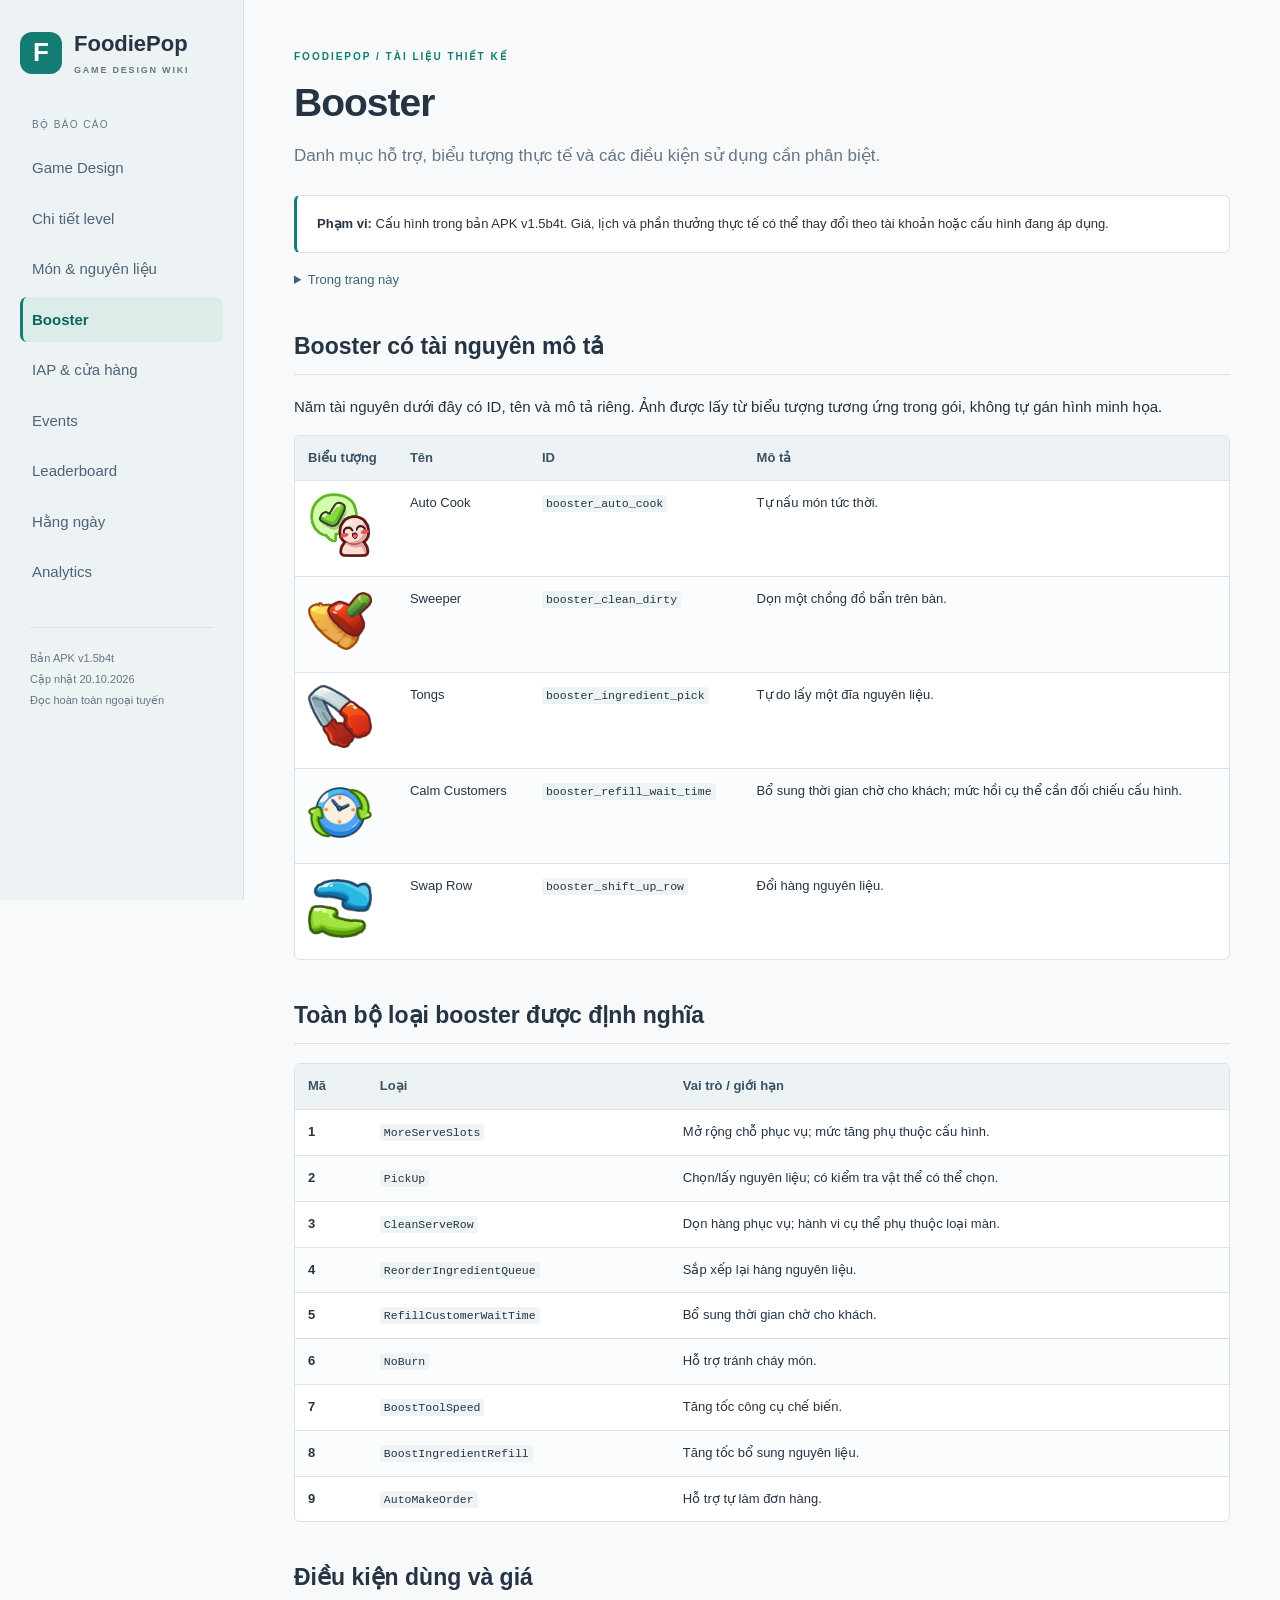
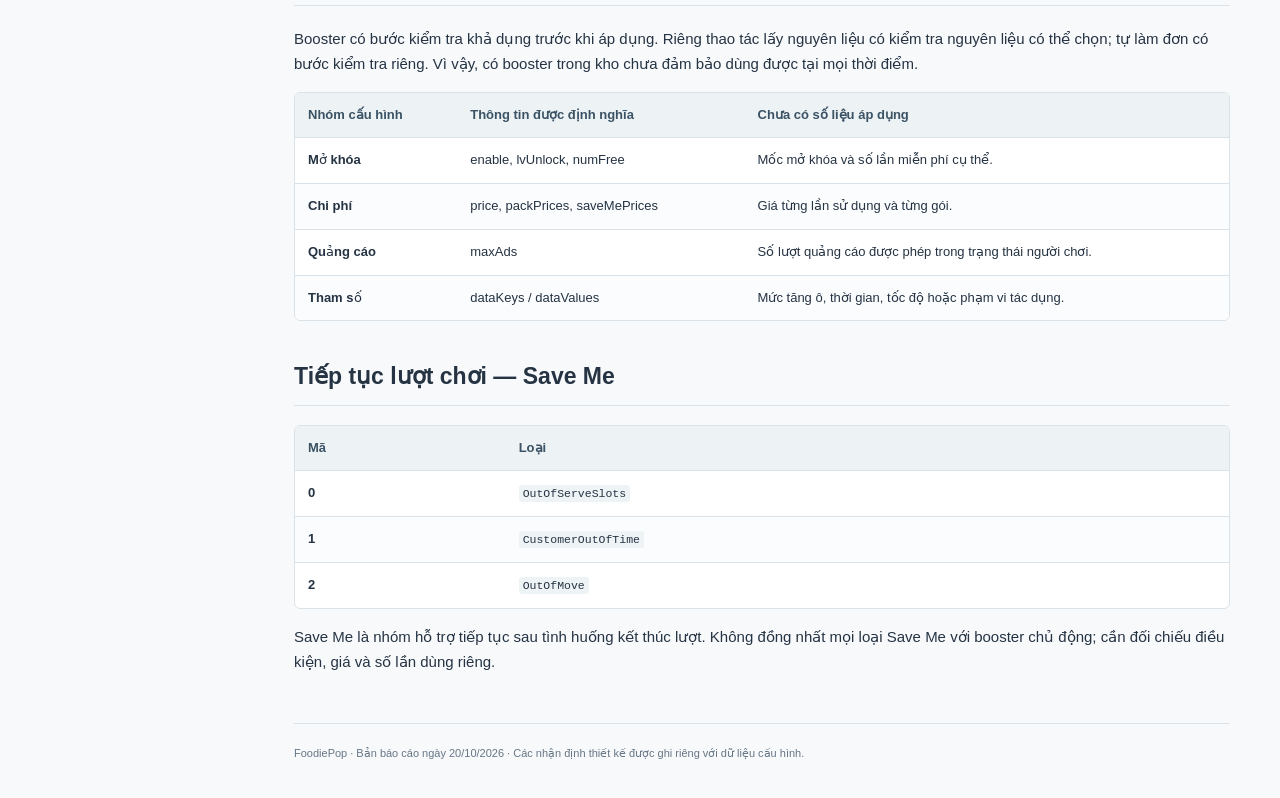
<file: Boosters/Boosters.html>
<!doctype html><html lang="vi"><head><meta charset="utf-8"><meta name="viewport" content="width=device-width,initial-scale=1"><title>FoodiePop — Booster</title><link rel="stylesheet" href="../report.css"><script defer src="../report.js"></script></head><body><a class="skip" href="#main">Đến nội dung</a><aside><a class="brand" href="../LevelDesign.html"><span class="brand-icon">F</span><span>FoodiePop<small>GAME DESIGN WIKI</small></span></a><div class="nav-caption">BỘ BÁO CÁO</div><nav aria-label="Các phần báo cáo"><a href="../LevelDesign.html">Game Design</a><a href="../Levels/Levels.html">Chi tiết level</a><a href="../Items/Items.html">Món & nguyên liệu</a><a href="../Boosters/Boosters.html" aria-current="page">Booster</a><a href="../IAP/IAP.html">IAP & cửa hàng</a><a href="../Events/Events.html">Events</a><a href="../Leaderboard/Leaderboard.html">Leaderboard</a><a href="../Daily/Daily.html">Hằng ngày</a><a href="../Analytics/Analytics.html">Analytics</a></nav><div class="aside-footer">Bản APK v1.5b4t<br>Cập nhật 20.10.2026<br>Đọc hoàn toàn ngoại tuyến</div></aside><main id="main"><div class="eyebrow">FOODIEPOP / TÀI LIỆU THIẾT KẾ</div><h1>Booster</h1><p class="lead">Danh mục hỗ trợ, biểu tượng thực tế và các điều kiện sử dụng cần phân biệt.</p><div class="infobox"><strong>Phạm vi:</strong> Cấu hình trong bản APK v1.5b4t. Giá, lịch và phần thưởng thực tế có thể thay đổi theo tài khoản hoặc cấu hình đang áp dụng.</div><details class="toc"><summary>Trong trang này</summary><a href="#section-1">Booster có tài nguyên mô tả</a><a href="#section-2">Toàn bộ loại booster được định nghĩa</a><a href="#section-3">Điều kiện dùng và giá</a><a href="#section-4">Tiếp tục lượt chơi — Save Me</a></details><h2 id="section-1">Booster có tài nguyên mô tả</h2><p>Năm tài nguyên dưới đây có ID, tên và mô tả riêng. Ảnh được lấy từ biểu tượng tương ứng trong gói, không tự gán hình minh họa.</p><section class="data-table"><div class="scroll"><table><thead><tr><th scope="col">Biểu tượng</th><th scope="col">Tên</th><th scope="col">ID</th><th scope="col">Mô tả</th></tr></thead><tbody><tr><td><img class="booster-icon" src="../Images/booster_auto_cook.png" alt="Auto Cook" width="64" height="64"></td><td>Auto Cook</td><td><code>booster_auto_cook</code></td><td>Tự nấu món tức thời.</td></tr><tr><td><img class="booster-icon" src="../Images/booster_clean_dirty.png" alt="Sweeper" width="64" height="64"></td><td>Sweeper</td><td><code>booster_clean_dirty</code></td><td>Dọn một chồng đồ bẩn trên bàn.</td></tr><tr><td><img class="booster-icon" src="../Images/booster_ingredient_pick.png" alt="Tongs" width="64" height="64"></td><td>Tongs</td><td><code>booster_ingredient_pick</code></td><td>Tự do lấy một đĩa nguyên liệu.</td></tr><tr><td><img class="booster-icon" src="../Images/booster_refill_wait_time.png" alt="Calm Customers" width="64" height="64"></td><td>Calm Customers</td><td><code>booster_refill_wait_time</code></td><td>Bổ sung thời gian chờ cho khách; mức hồi cụ thể cần đối chiếu cấu hình.</td></tr><tr><td><img class="booster-icon" src="../Images/booster_shift_up_row.png" alt="Swap Row" width="64" height="64"></td><td>Swap Row</td><td><code>booster_shift_up_row</code></td><td>Đổi hàng nguyên liệu.</td></tr></tbody></table></div></section><h2 id="section-2">Toàn bộ loại booster được định nghĩa</h2><section class="data-table"><div class="scroll"><table><thead><tr><th scope="col">Mã</th><th scope="col">Loại</th><th scope="col">Vai trò / giới hạn</th></tr></thead><tbody><tr><td>1</td><td><code>MoreServeSlots</code></td><td>Mở rộng chỗ phục vụ; mức tăng phụ thuộc cấu hình.</td></tr><tr><td>2</td><td><code>PickUp</code></td><td>Chọn/lấy nguyên liệu; có kiểm tra vật thể có thể chọn.</td></tr><tr><td>3</td><td><code>CleanServeRow</code></td><td>Dọn hàng phục vụ; hành vi cụ thể phụ thuộc loại màn.</td></tr><tr><td>4</td><td><code>ReorderIngredientQueue</code></td><td>Sắp xếp lại hàng nguyên liệu.</td></tr><tr><td>5</td><td><code>RefillCustomerWaitTime</code></td><td>Bổ sung thời gian chờ cho khách.</td></tr><tr><td>6</td><td><code>NoBurn</code></td><td>Hỗ trợ tránh cháy món.</td></tr><tr><td>7</td><td><code>BoostToolSpeed</code></td><td>Tăng tốc công cụ chế biến.</td></tr><tr><td>8</td><td><code>BoostIngredientRefill</code></td><td>Tăng tốc bổ sung nguyên liệu.</td></tr><tr><td>9</td><td><code>AutoMakeOrder</code></td><td>Hỗ trợ tự làm đơn hàng.</td></tr></tbody></table></div></section><h2 id="section-3">Điều kiện dùng và giá</h2><p>Booster có bước kiểm tra khả dụng trước khi áp dụng. Riêng thao tác lấy nguyên liệu có kiểm tra nguyên liệu có thể chọn; tự làm đơn có bước kiểm tra riêng. Vì vậy, có booster trong kho chưa đảm bảo dùng được tại mọi thời điểm.</p><section class="data-table"><div class="scroll"><table><thead><tr><th scope="col">Nhóm cấu hình</th><th scope="col">Thông tin được định nghĩa</th><th scope="col">Chưa có số liệu áp dụng</th></tr></thead><tbody><tr><td>Mở khóa</td><td>enable, lvUnlock, numFree</td><td>Mốc mở khóa và số lần miễn phí cụ thể.</td></tr><tr><td>Chi phí</td><td>price, packPrices, saveMePrices</td><td>Giá từng lần sử dụng và từng gói.</td></tr><tr><td>Quảng cáo</td><td>maxAds</td><td>Số lượt quảng cáo được phép trong trạng thái người chơi.</td></tr><tr><td>Tham số</td><td>dataKeys / dataValues</td><td>Mức tăng ô, thời gian, tốc độ hoặc phạm vi tác dụng.</td></tr></tbody></table></div></section><h2 id="section-4">Tiếp tục lượt chơi — Save Me</h2><section class="data-table"><div class="scroll"><table><thead><tr><th scope="col">Mã</th><th scope="col">Loại</th></tr></thead><tbody><tr><td>0</td><td><code>OutOfServeSlots</code></td></tr><tr><td>1</td><td><code>CustomerOutOfTime</code></td></tr><tr><td>2</td><td><code>OutOfMove</code></td></tr></tbody></table></div></section><p>Save Me là nhóm hỗ trợ tiếp tục sau tình huống kết thúc lượt. Không đồng nhất mọi loại Save Me với booster chủ động; cần đối chiếu điều kiện, giá và số lần dùng riêng.</p><footer>FoodiePop · Bản báo cáo ngày 20/10/2026 · Các nhận định thiết kế được ghi riêng với dữ liệu cấu hình.</footer></main></body></html>
</file>
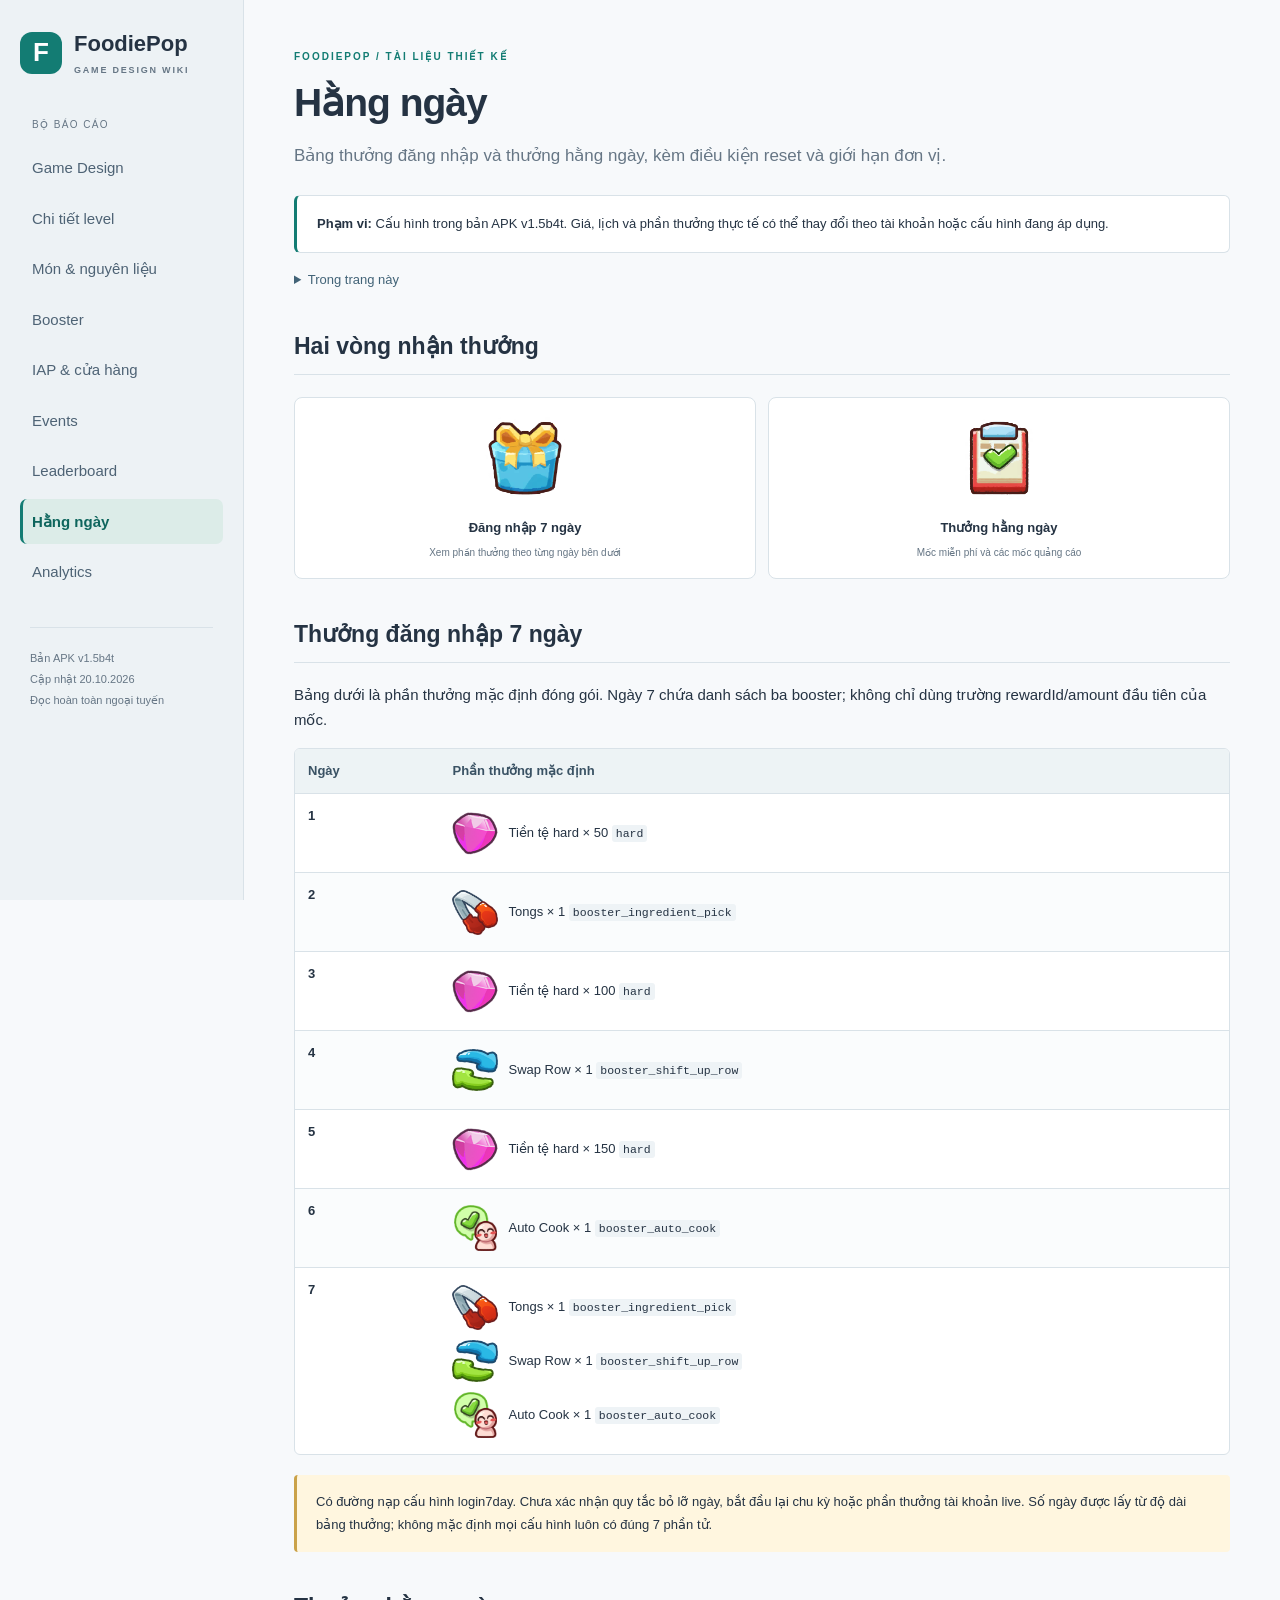
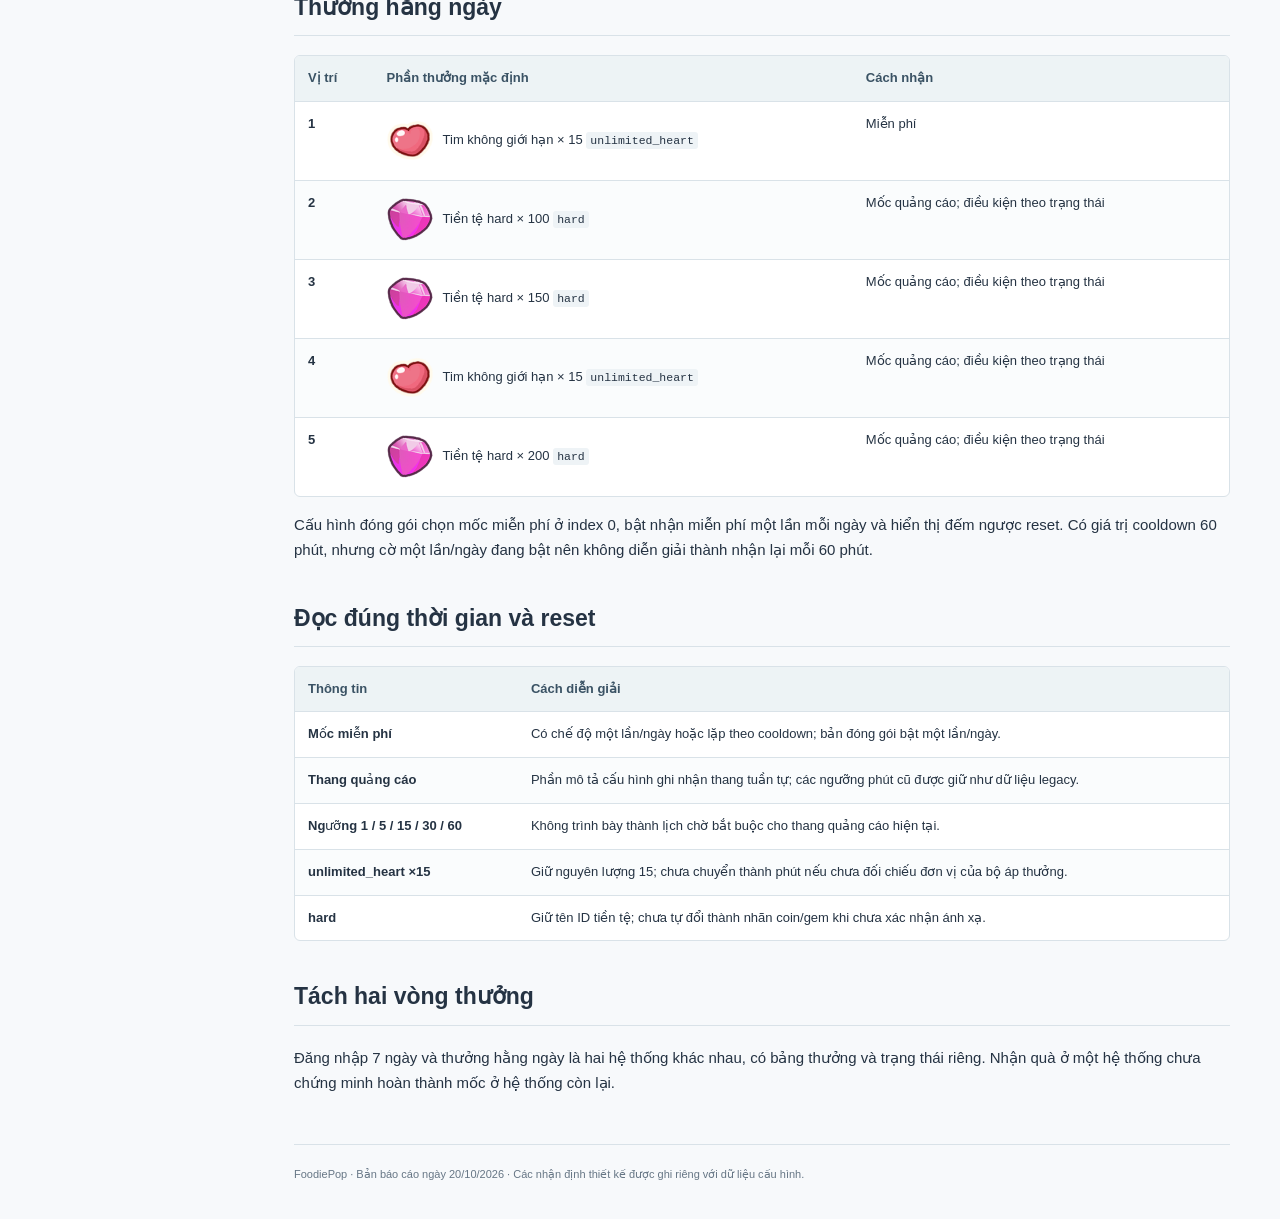
<file: Daily/Daily.html>
<!doctype html><html lang="vi"><head><meta charset="utf-8"><meta name="viewport" content="width=device-width,initial-scale=1"><title>FoodiePop — Hằng ngày</title><link rel="stylesheet" href="../report.css"><script defer src="../report.js"></script></head><body><a class="skip" href="#main">Đến nội dung</a><aside><a class="brand" href="../LevelDesign.html"><span class="brand-icon">F</span><span>FoodiePop<small>GAME DESIGN WIKI</small></span></a><div class="nav-caption">BỘ BÁO CÁO</div><nav aria-label="Các phần báo cáo"><a href="../LevelDesign.html">Game Design</a><a href="../Levels/Levels.html">Chi tiết level</a><a href="../Items/Items.html">Món & nguyên liệu</a><a href="../Boosters/Boosters.html">Booster</a><a href="../IAP/IAP.html">IAP & cửa hàng</a><a href="../Events/Events.html">Events</a><a href="../Leaderboard/Leaderboard.html">Leaderboard</a><a href="../Daily/Daily.html" aria-current="page">Hằng ngày</a><a href="../Analytics/Analytics.html">Analytics</a></nav><div class="aside-footer">Bản APK v1.5b4t<br>Cập nhật 20.10.2026<br>Đọc hoàn toàn ngoại tuyến</div></aside><main id="main"><div class="eyebrow">FOODIEPOP / TÀI LIỆU THIẾT KẾ</div><h1>Hằng ngày</h1><p class="lead">Bảng thưởng đăng nhập và thưởng hằng ngày, kèm điều kiện reset và giới hạn đơn vị.</p><div class="infobox"><strong>Phạm vi:</strong> Cấu hình trong bản APK v1.5b4t. Giá, lịch và phần thưởng thực tế có thể thay đổi theo tài khoản hoặc cấu hình đang áp dụng.</div><details class="toc"><summary>Trong trang này</summary><a href="#section-1">Hai vòng nhận thưởng</a><a href="#section-2">Thưởng đăng nhập 7 ngày</a><a href="#section-3">Thưởng hằng ngày</a><a href="#section-4">Đọc đúng thời gian và reset</a><a href="#section-5">Tách hai vòng thưởng</a></details><h2 id="section-1">Hai vòng nhận thưởng</h2><div class="visual-cards"><figure><img class="tab-image" src="../Images/UI/daily_gift.png" alt="Đăng nhập 7 ngày" width="84" height="84" loading="lazy"><figcaption><b>Đăng nhập 7 ngày</b><span>Xem phần thưởng theo từng ngày bên dưới</span></figcaption></figure><figure><img class="tab-image" src="../Images/UI/daily_reward.png" alt="Thưởng hằng ngày" width="84" height="84" loading="lazy"><figcaption><b>Thưởng hằng ngày</b><span>Mốc miễn phí và các mốc quảng cáo</span></figcaption></figure></div><h2 id="section-2">Thưởng đăng nhập 7 ngày</h2><p>Bảng dưới là phần thưởng mặc định đóng gói. Ngày 7 chứa danh sách ba booster; không chỉ dùng trường rewardId/amount đầu tiên của mốc.</p><section class="data-table"><div class="scroll"><table><thead><tr><th scope="col">Ngày</th><th scope="col">Phần thưởng mặc định</th></tr></thead><tbody><tr><td>1</td><td><span class="reward-visual"><img class="reward-icon" src="../Images/UI/hard.png" alt="Tiền tệ hard" width="84" height="84" loading="lazy"><span>Tiền tệ hard × 50 <code>hard</code></span></span></td></tr><tr><td>2</td><td><span class="reward-visual"><img class="reward-icon" src="../Images/UI/booster_ingredient_pick.png" alt="Tongs" width="84" height="84" loading="lazy"><span>Tongs × 1 <code>booster_ingredient_pick</code></span></span></td></tr><tr><td>3</td><td><span class="reward-visual"><img class="reward-icon" src="../Images/UI/hard.png" alt="Tiền tệ hard" width="84" height="84" loading="lazy"><span>Tiền tệ hard × 100 <code>hard</code></span></span></td></tr><tr><td>4</td><td><span class="reward-visual"><img class="reward-icon" src="../Images/UI/booster_shift_up_row.png" alt="Swap Row" width="84" height="84" loading="lazy"><span>Swap Row × 1 <code>booster_shift_up_row</code></span></span></td></tr><tr><td>5</td><td><span class="reward-visual"><img class="reward-icon" src="../Images/UI/hard.png" alt="Tiền tệ hard" width="84" height="84" loading="lazy"><span>Tiền tệ hard × 150 <code>hard</code></span></span></td></tr><tr><td>6</td><td><span class="reward-visual"><img class="reward-icon" src="../Images/UI/booster_auto_cook.png" alt="Auto Cook" width="84" height="84" loading="lazy"><span>Auto Cook × 1 <code>booster_auto_cook</code></span></span></td></tr><tr><td>7</td><td><span class="reward-visual"><img class="reward-icon" src="../Images/UI/booster_ingredient_pick.png" alt="Tongs" width="84" height="84" loading="lazy"><span>Tongs × 1 <code>booster_ingredient_pick</code></span></span><br><span class="reward-visual"><img class="reward-icon" src="../Images/UI/booster_shift_up_row.png" alt="Swap Row" width="84" height="84" loading="lazy"><span>Swap Row × 1 <code>booster_shift_up_row</code></span></span><br><span class="reward-visual"><img class="reward-icon" src="../Images/UI/booster_auto_cook.png" alt="Auto Cook" width="84" height="84" loading="lazy"><span>Auto Cook × 1 <code>booster_auto_cook</code></span></span></td></tr></tbody></table></div></section><div class="note">Có đường nạp cấu hình login7day. Chưa xác nhận quy tắc bỏ lỡ ngày, bắt đầu lại chu kỳ hoặc phần thưởng tài khoản live. Số ngày được lấy từ độ dài bảng thưởng; không mặc định mọi cấu hình luôn có đúng 7 phần tử.</div><h2 id="section-3">Thưởng hằng ngày</h2><section class="data-table"><div class="scroll"><table><thead><tr><th scope="col">Vị trí</th><th scope="col">Phần thưởng mặc định</th><th scope="col">Cách nhận</th></tr></thead><tbody><tr><td>1</td><td><span class="reward-visual"><img class="reward-icon" src="../Images/UI/heart.png" alt="Tim không giới hạn" width="84" height="84" loading="lazy"><span>Tim không giới hạn × 15 <code>unlimited_heart</code></span></span></td><td>Miễn phí</td></tr><tr><td>2</td><td><span class="reward-visual"><img class="reward-icon" src="../Images/UI/hard.png" alt="Tiền tệ hard" width="84" height="84" loading="lazy"><span>Tiền tệ hard × 100 <code>hard</code></span></span></td><td>Mốc quảng cáo; điều kiện theo trạng thái</td></tr><tr><td>3</td><td><span class="reward-visual"><img class="reward-icon" src="../Images/UI/hard.png" alt="Tiền tệ hard" width="84" height="84" loading="lazy"><span>Tiền tệ hard × 150 <code>hard</code></span></span></td><td>Mốc quảng cáo; điều kiện theo trạng thái</td></tr><tr><td>4</td><td><span class="reward-visual"><img class="reward-icon" src="../Images/UI/heart.png" alt="Tim không giới hạn" width="84" height="84" loading="lazy"><span>Tim không giới hạn × 15 <code>unlimited_heart</code></span></span></td><td>Mốc quảng cáo; điều kiện theo trạng thái</td></tr><tr><td>5</td><td><span class="reward-visual"><img class="reward-icon" src="../Images/UI/hard.png" alt="Tiền tệ hard" width="84" height="84" loading="lazy"><span>Tiền tệ hard × 200 <code>hard</code></span></span></td><td>Mốc quảng cáo; điều kiện theo trạng thái</td></tr></tbody></table></div></section><p>Cấu hình đóng gói chọn mốc miễn phí ở index 0, bật nhận miễn phí một lần mỗi ngày và hiển thị đếm ngược reset. Có giá trị cooldown 60 phút, nhưng cờ một lần/ngày đang bật nên không diễn giải thành nhận lại mỗi 60 phút.</p><h2 id="section-4">Đọc đúng thời gian và reset</h2><section class="data-table"><div class="scroll"><table><thead><tr><th scope="col">Thông tin</th><th scope="col">Cách diễn giải</th></tr></thead><tbody><tr><td>Mốc miễn phí</td><td>Có chế độ một lần/ngày hoặc lặp theo cooldown; bản đóng gói bật một lần/ngày.</td></tr><tr><td>Thang quảng cáo</td><td>Phần mô tả cấu hình ghi nhận thang tuần tự; các ngưỡng phút cũ được giữ như dữ liệu legacy.</td></tr><tr><td>Ngưỡng 1 / 5 / 15 / 30 / 60</td><td>Không trình bày thành lịch chờ bắt buộc cho thang quảng cáo hiện tại.</td></tr><tr><td>unlimited_heart ×15</td><td>Giữ nguyên lượng 15; chưa chuyển thành phút nếu chưa đối chiếu đơn vị của bộ áp thưởng.</td></tr><tr><td>hard</td><td>Giữ tên ID tiền tệ; chưa tự đổi thành nhãn coin/gem khi chưa xác nhận ánh xạ.</td></tr></tbody></table></div></section><h2 id="section-5">Tách hai vòng thưởng</h2><p>Đăng nhập 7 ngày và thưởng hằng ngày là hai hệ thống khác nhau, có bảng thưởng và trạng thái riêng. Nhận quà ở một hệ thống chưa chứng minh hoàn thành mốc ở hệ thống còn lại.</p><footer>FoodiePop · Bản báo cáo ngày 20/10/2026 · Các nhận định thiết kế được ghi riêng với dữ liệu cấu hình.</footer></main></body></html>
</file>
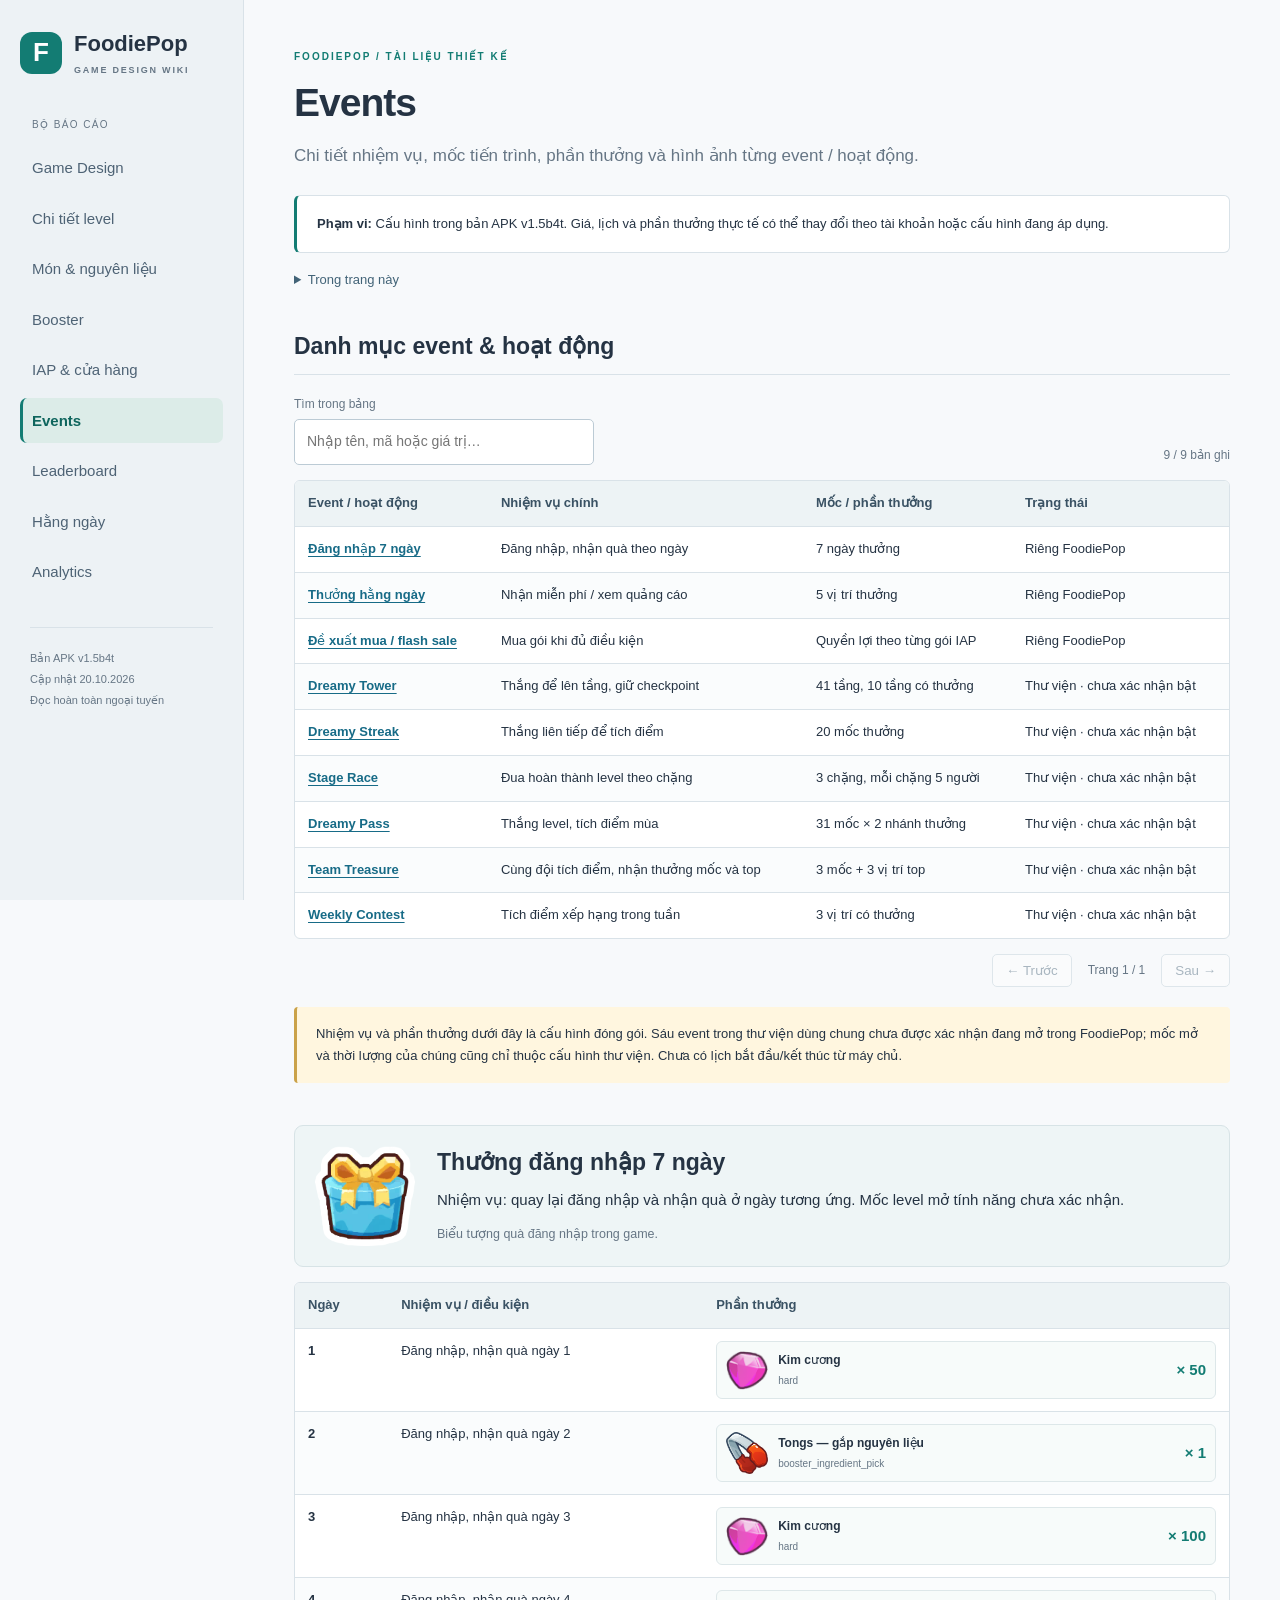
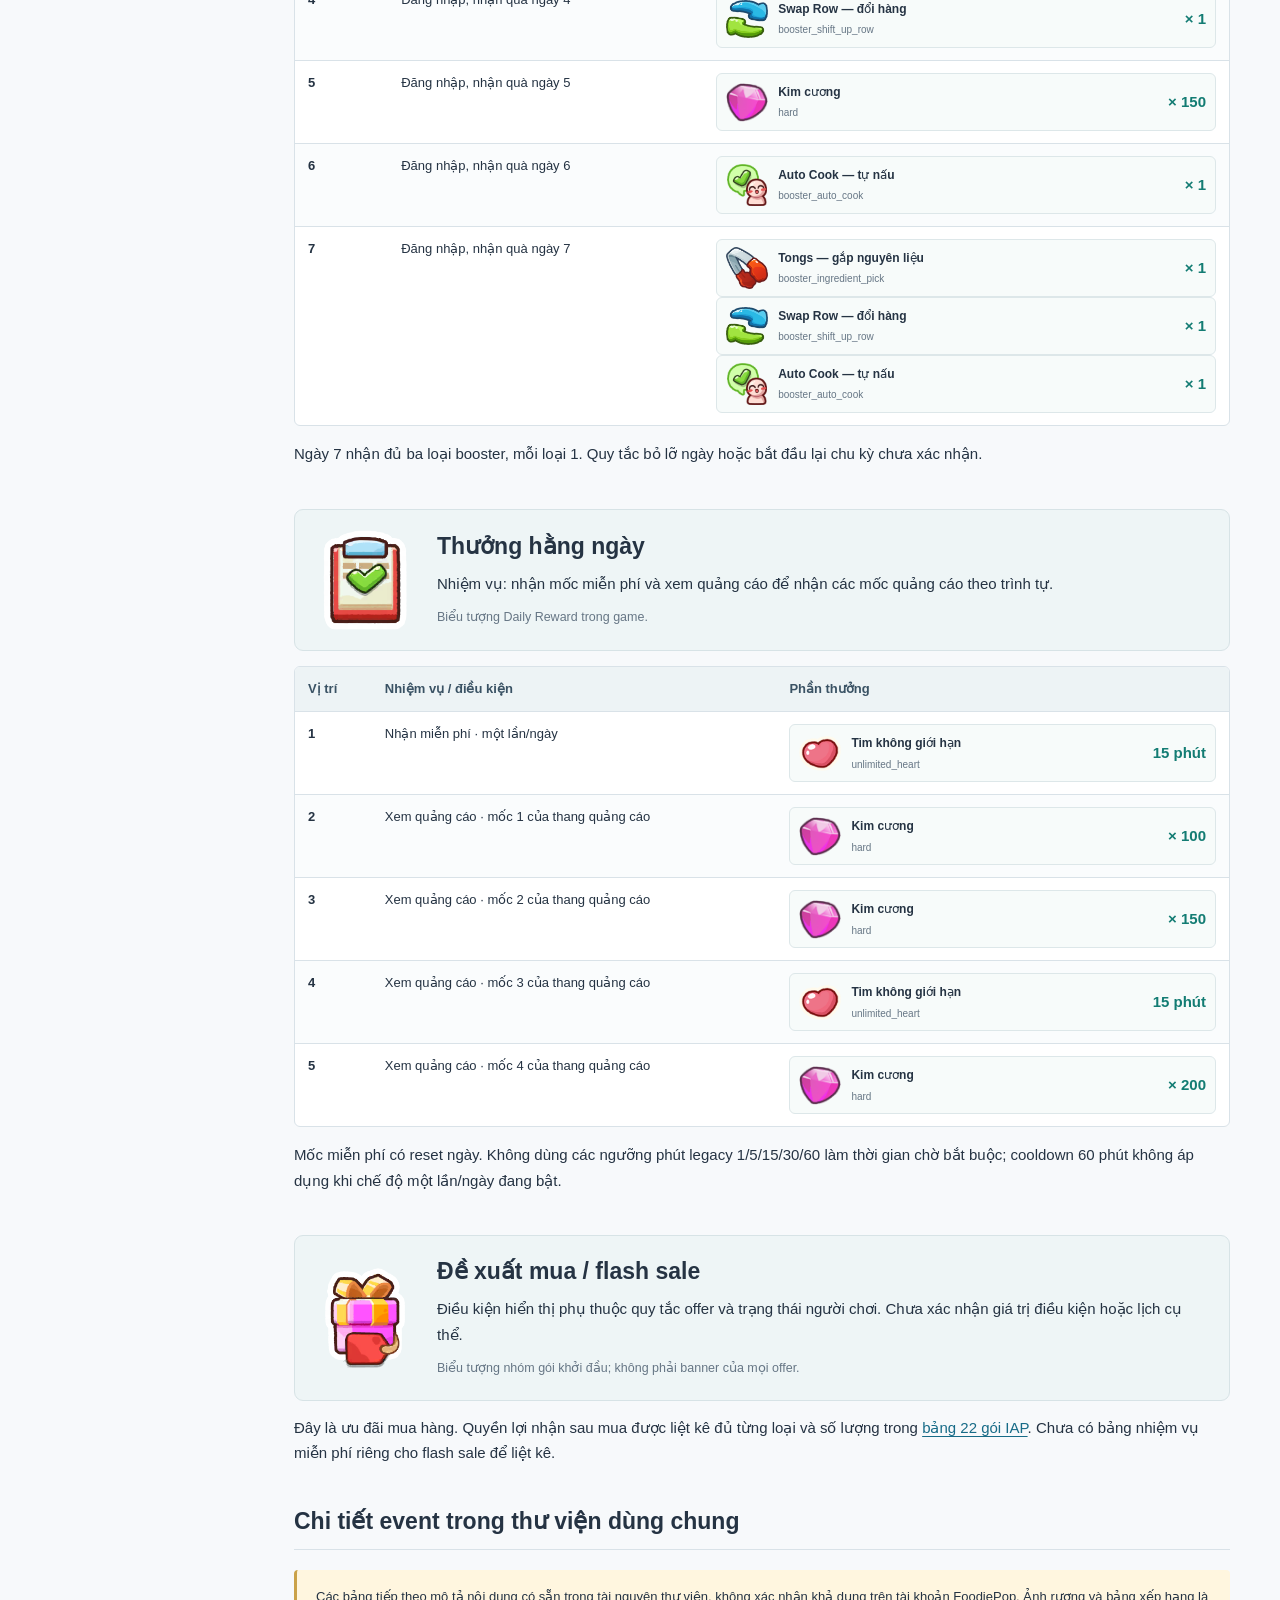
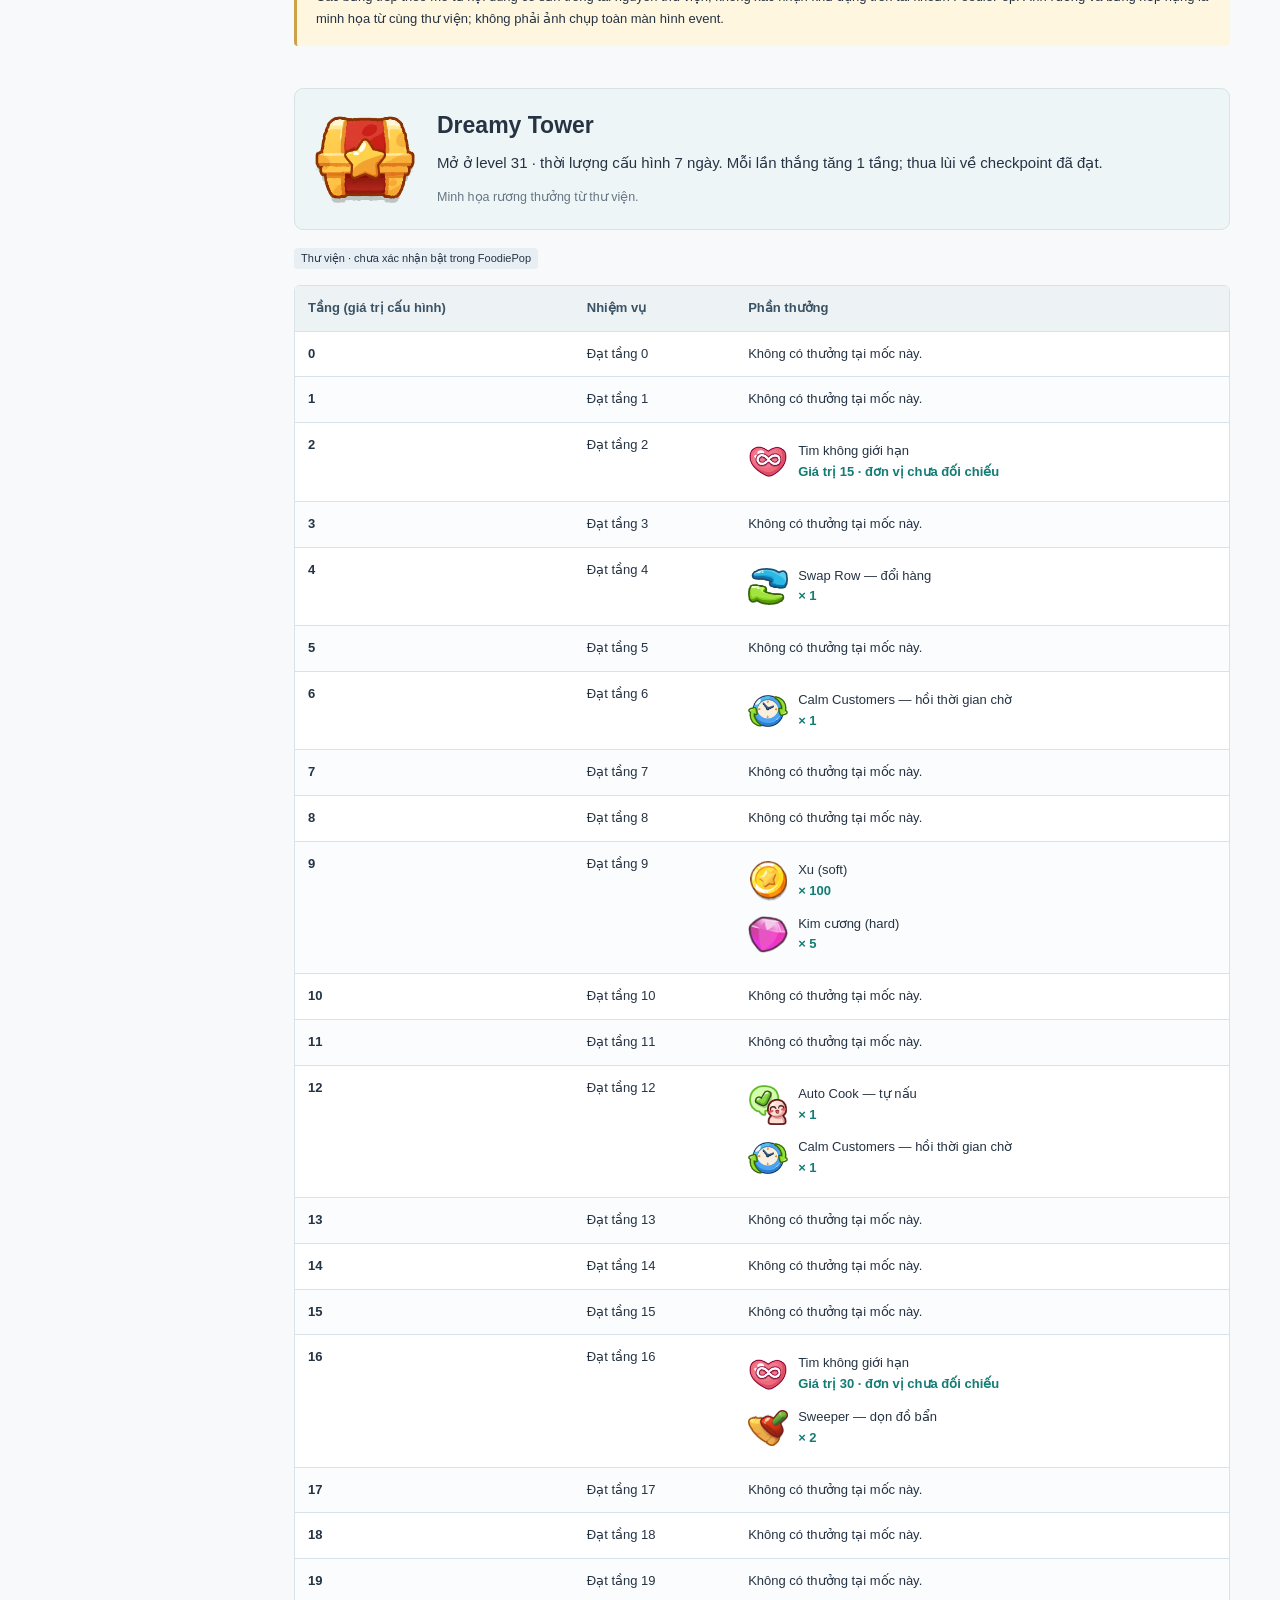
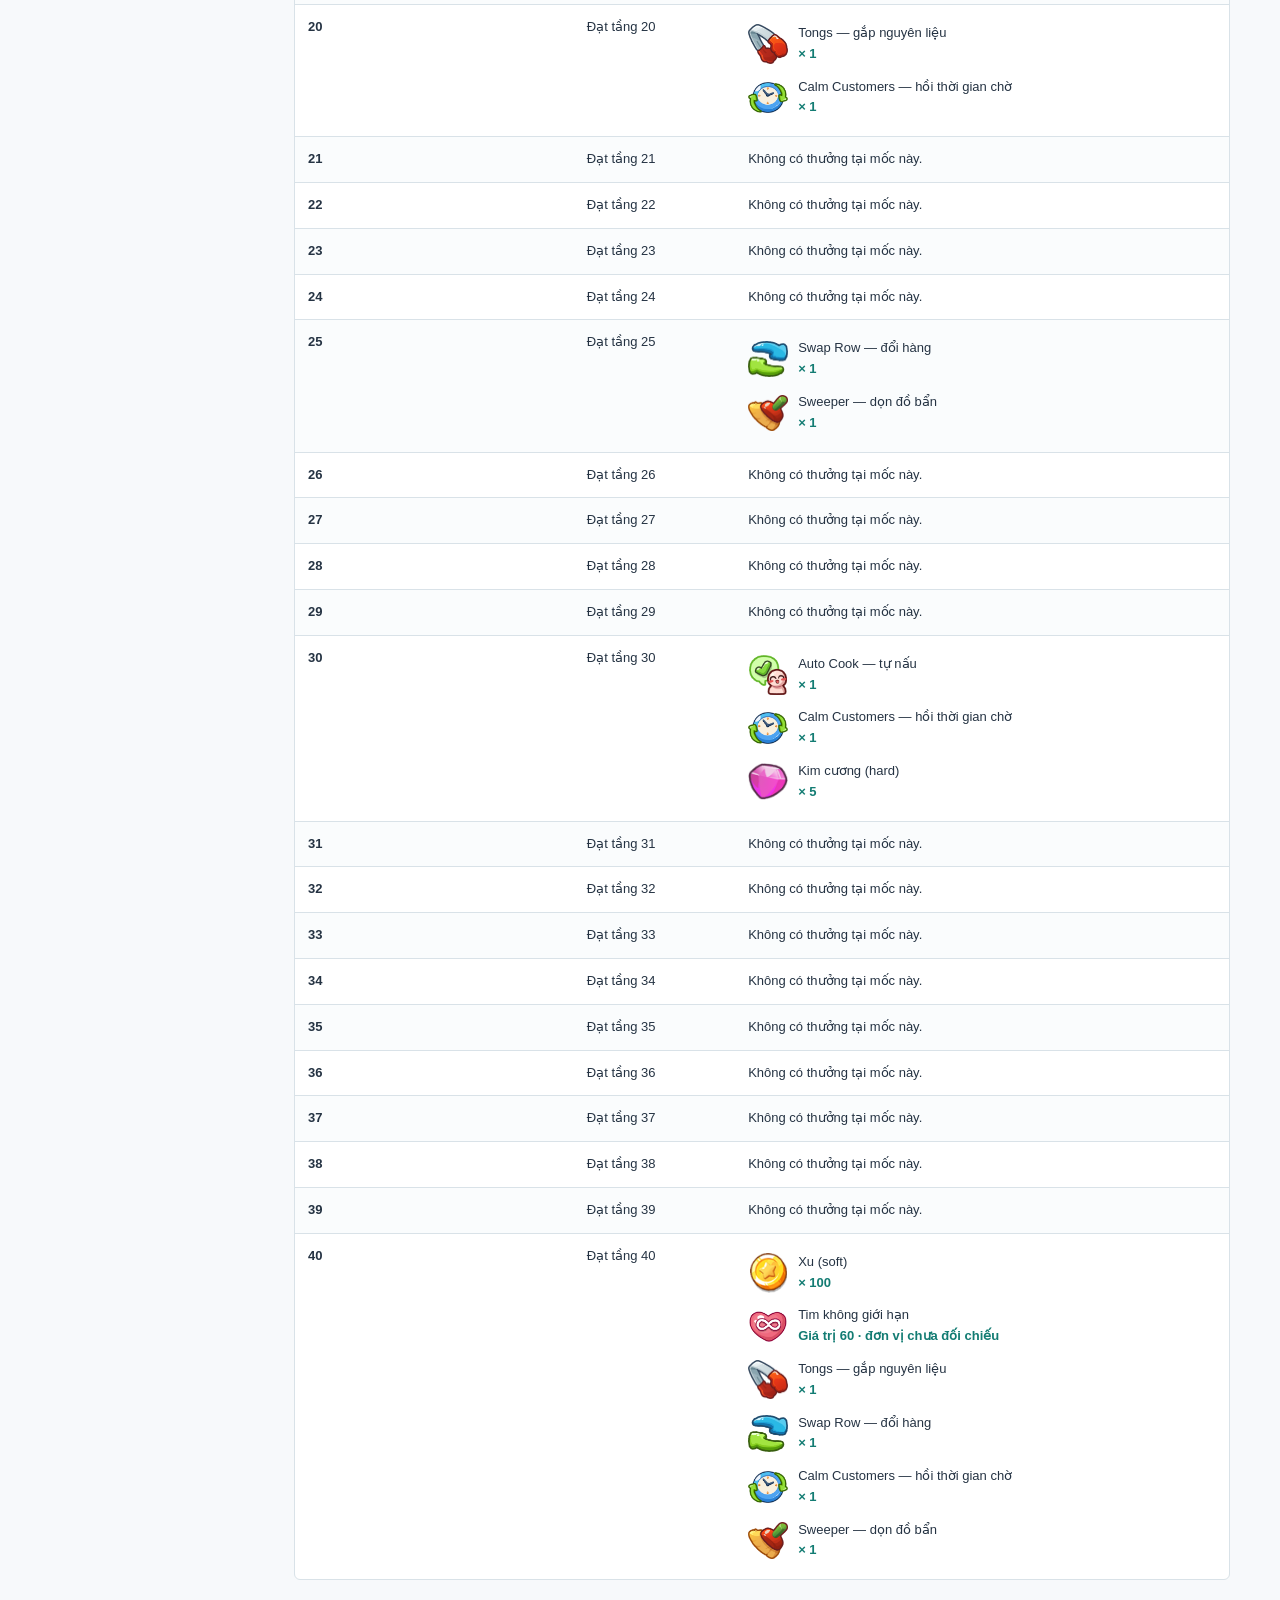
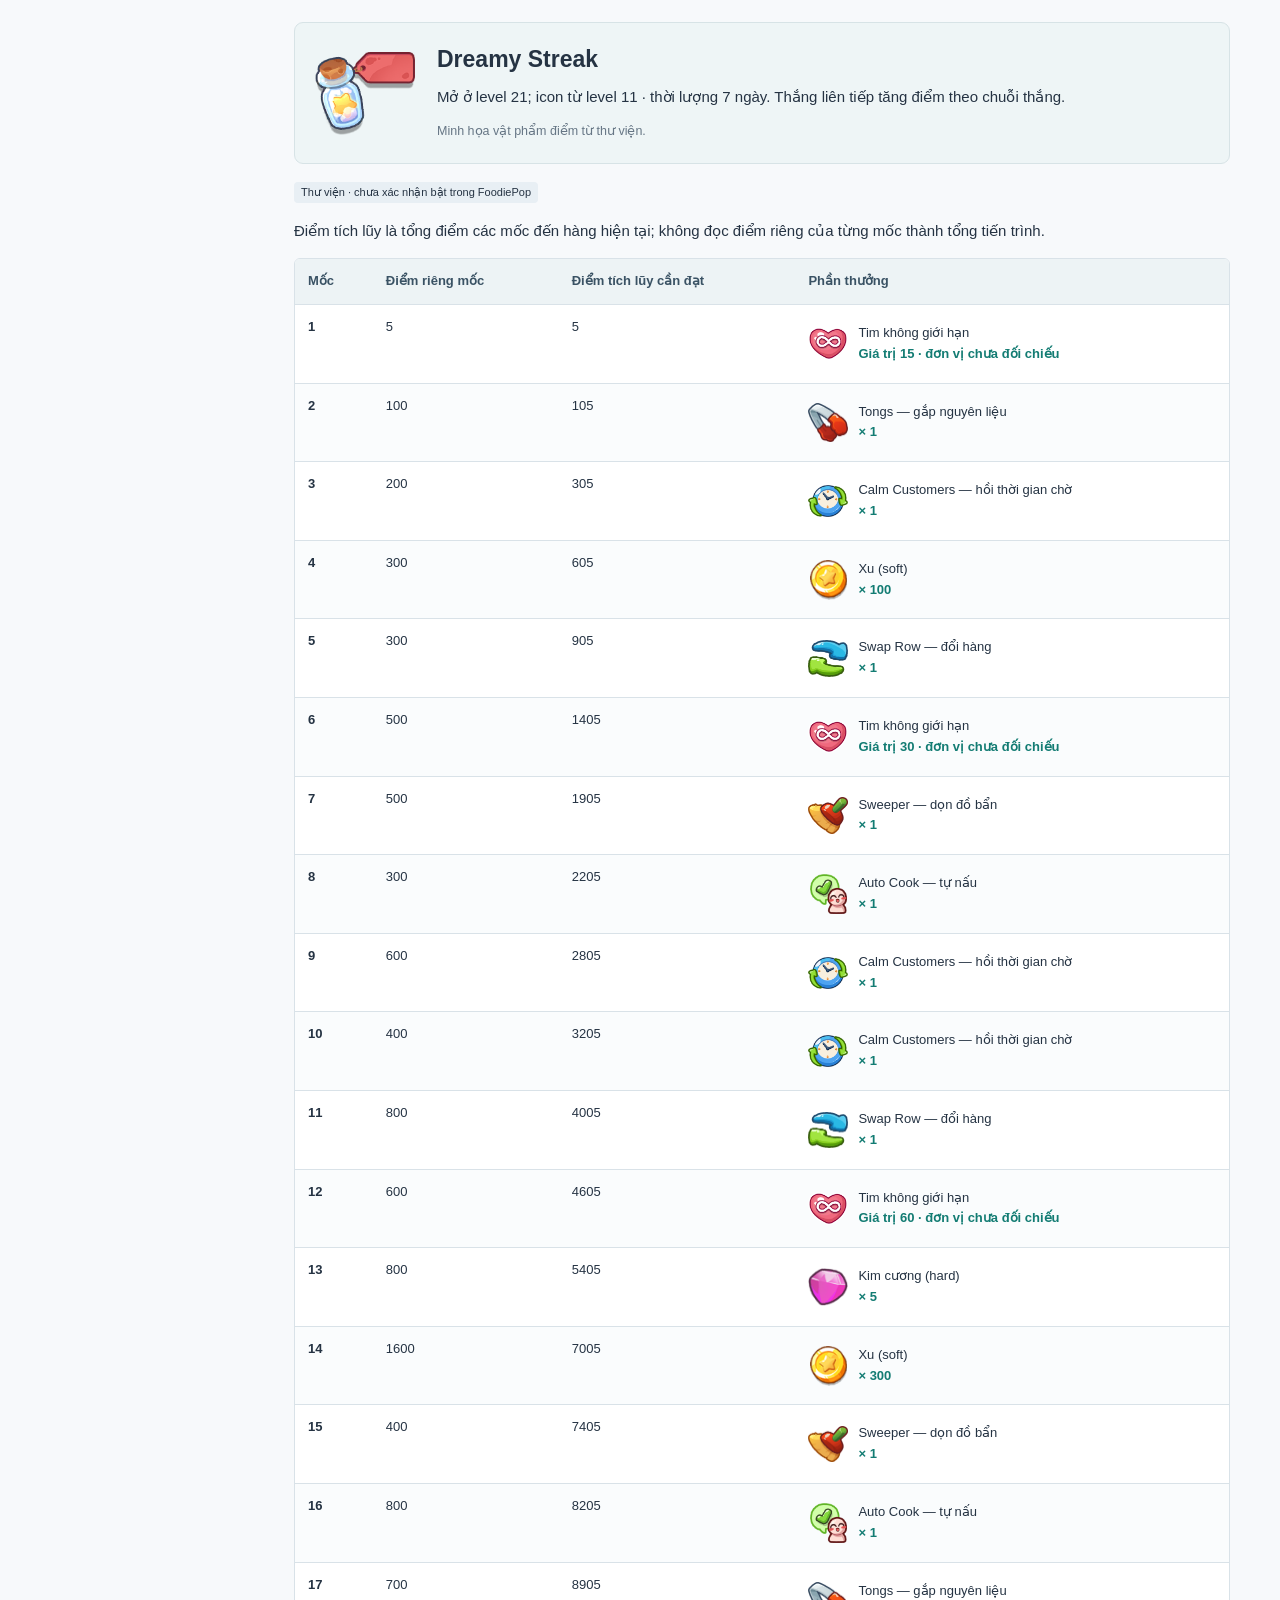
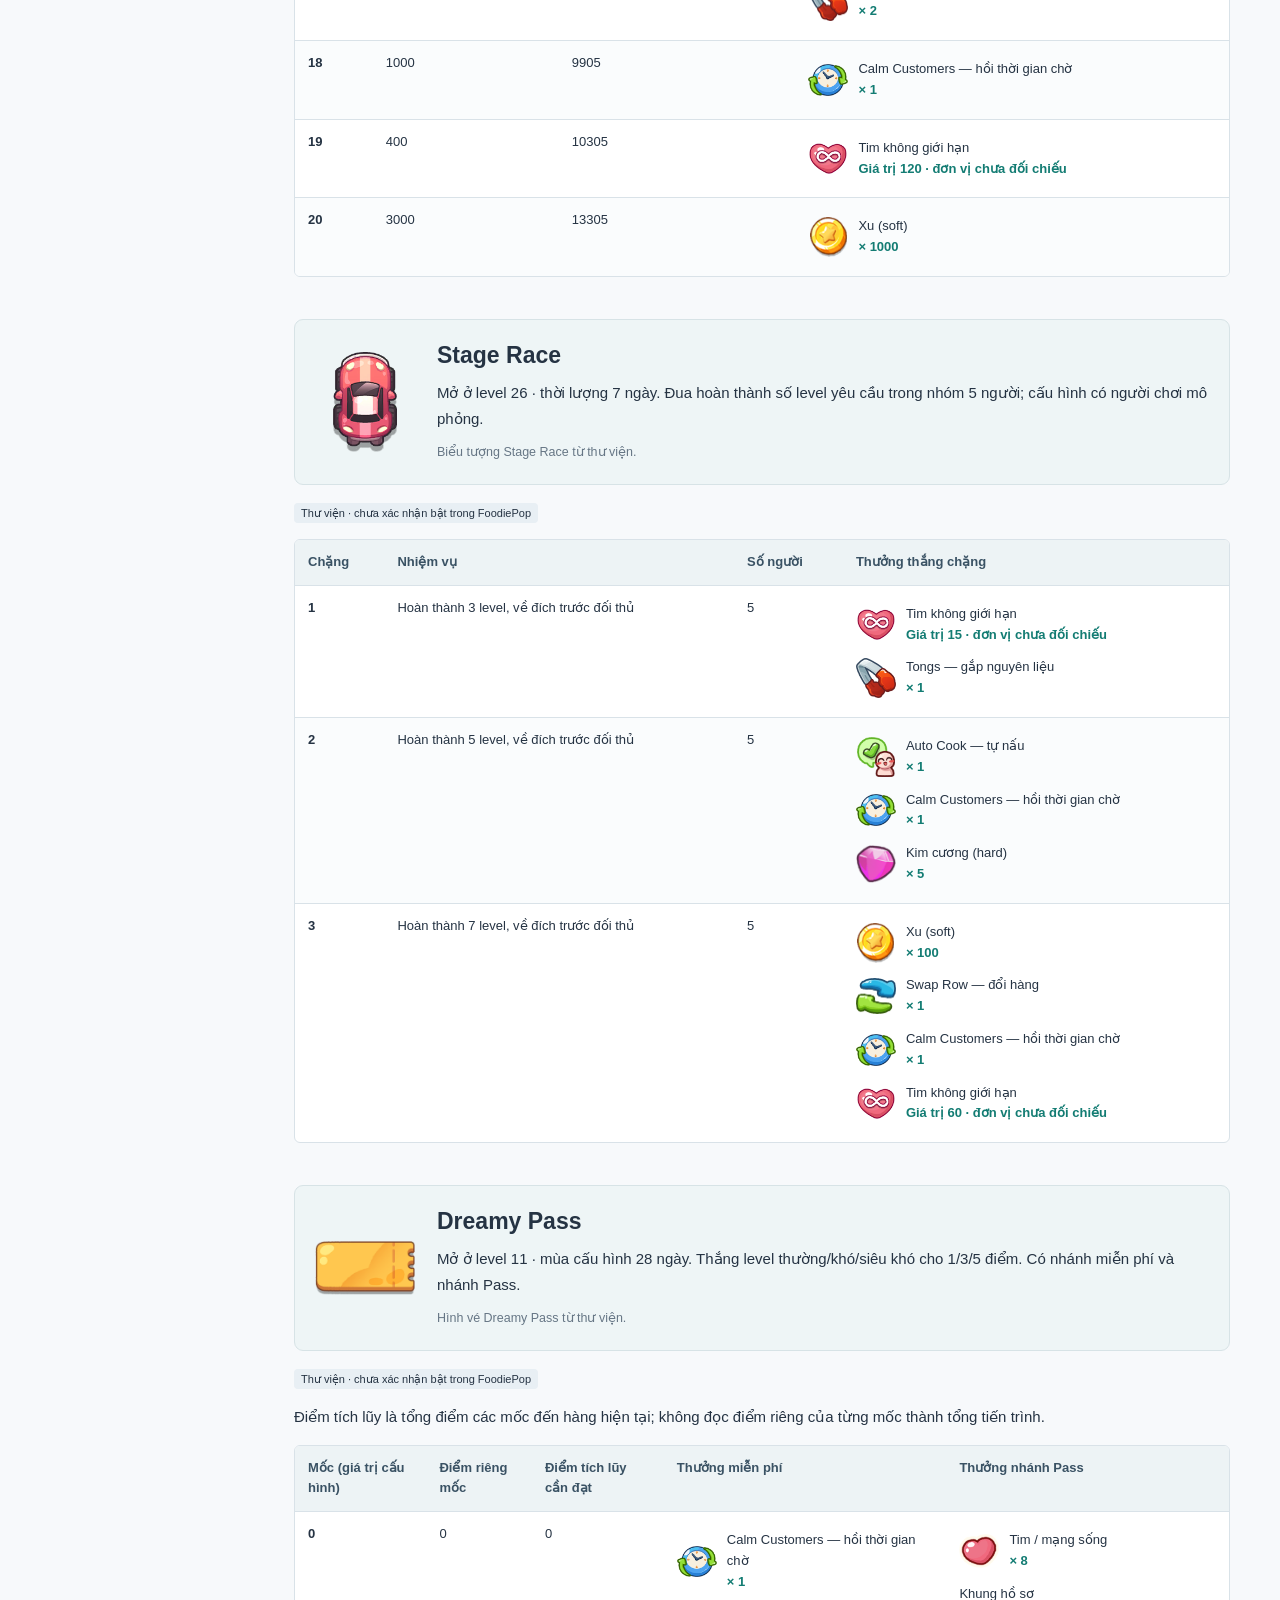
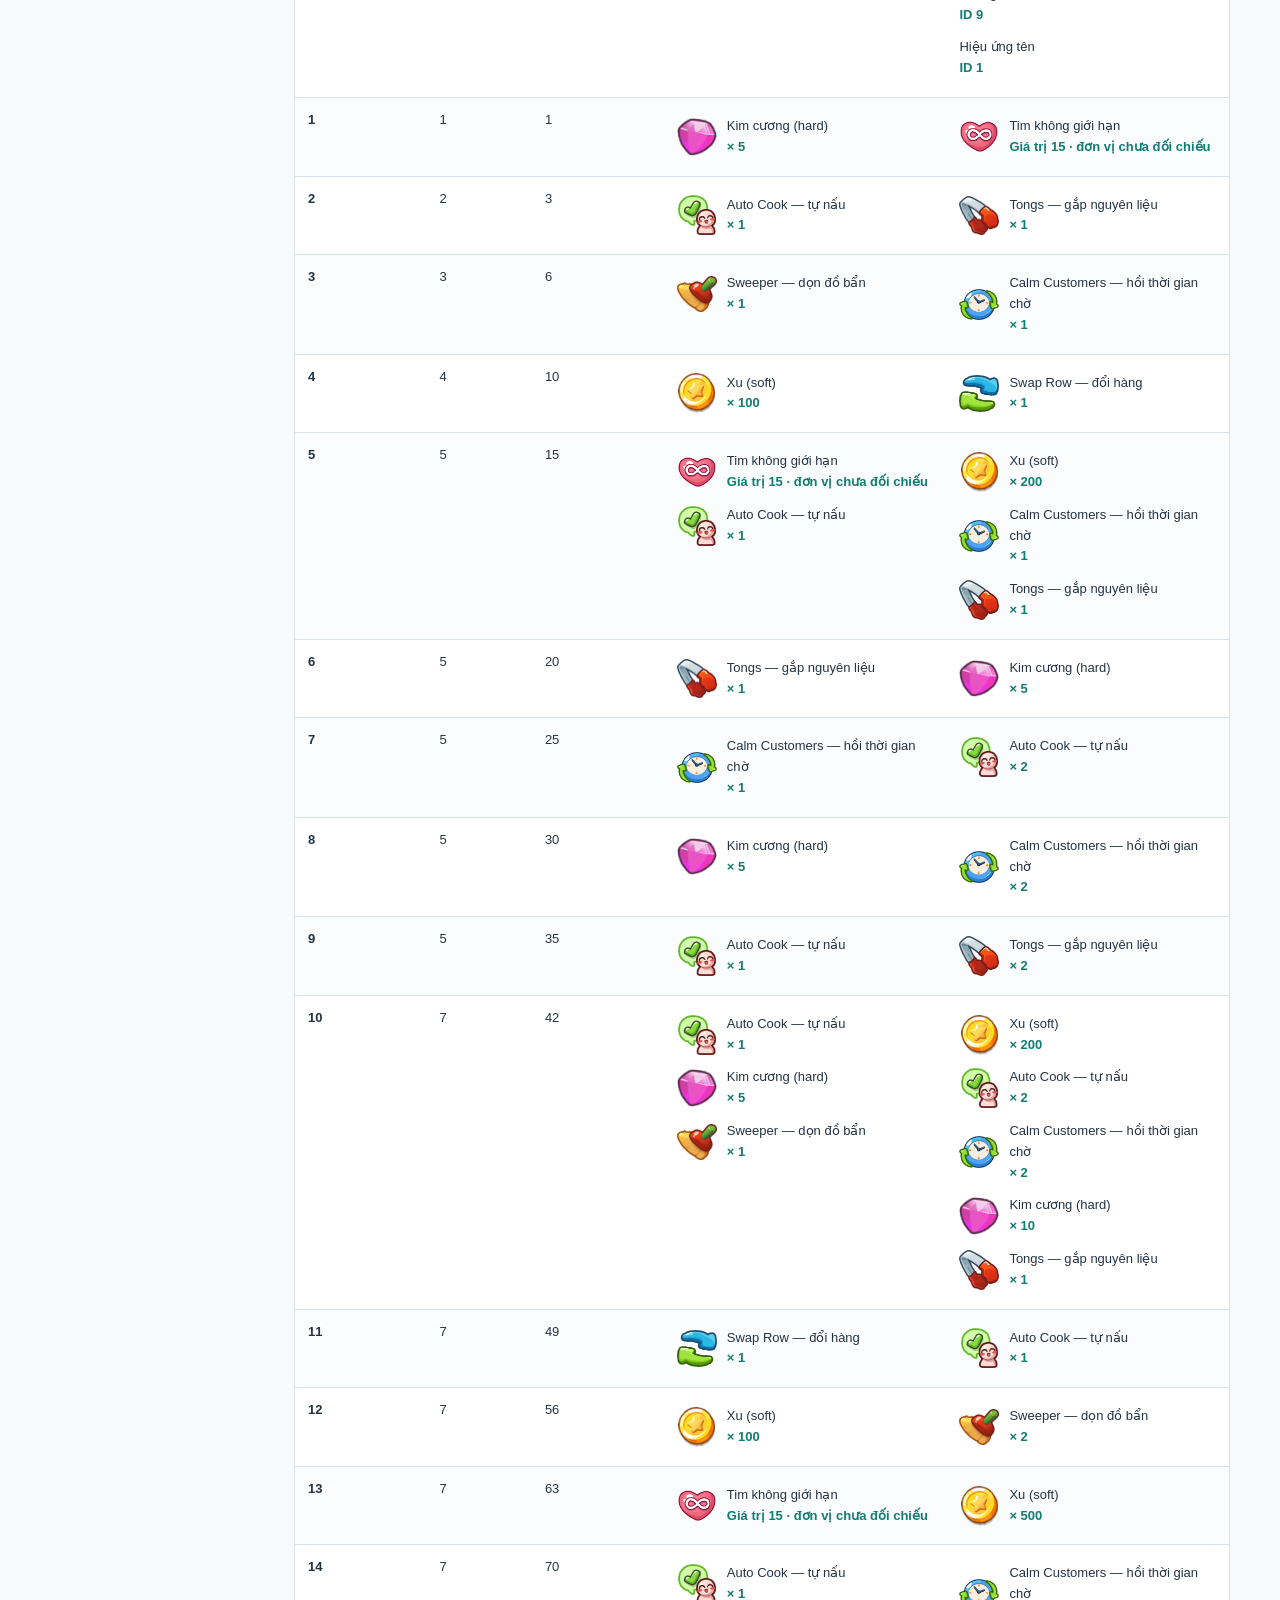
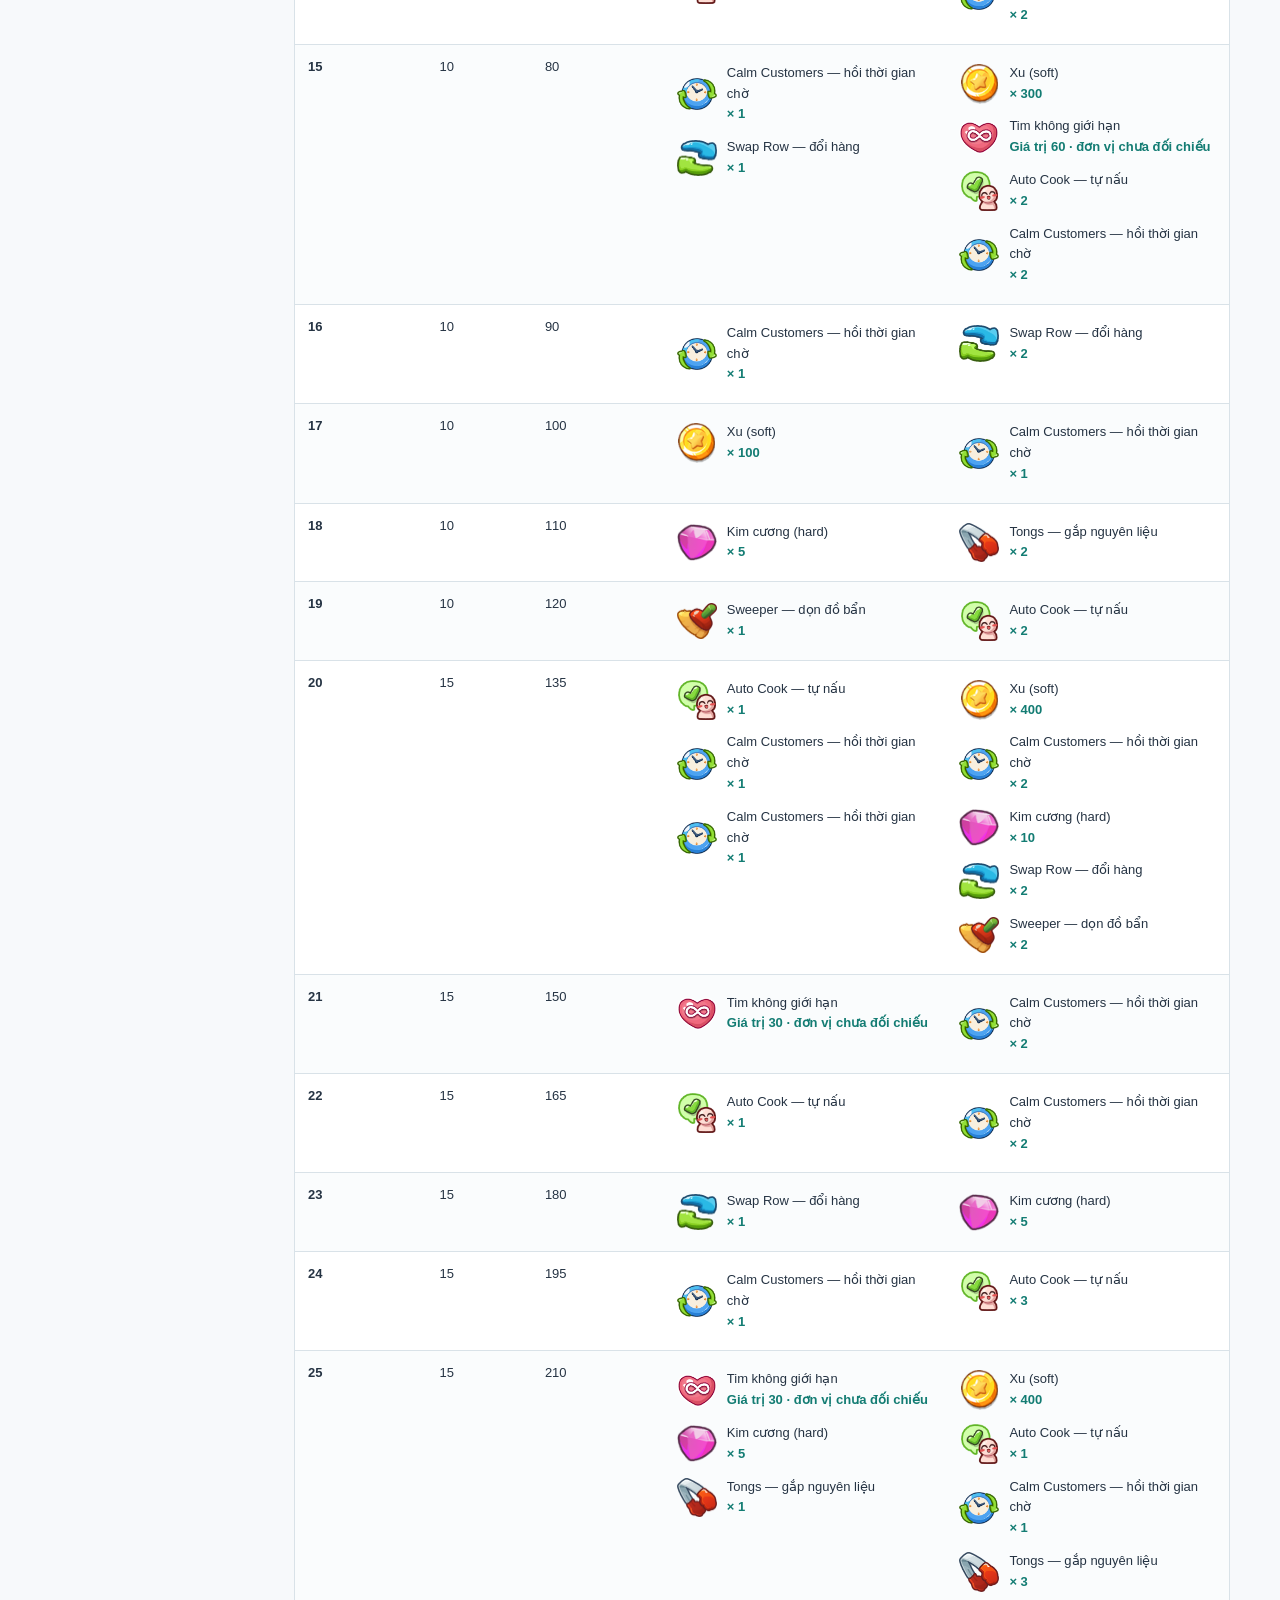
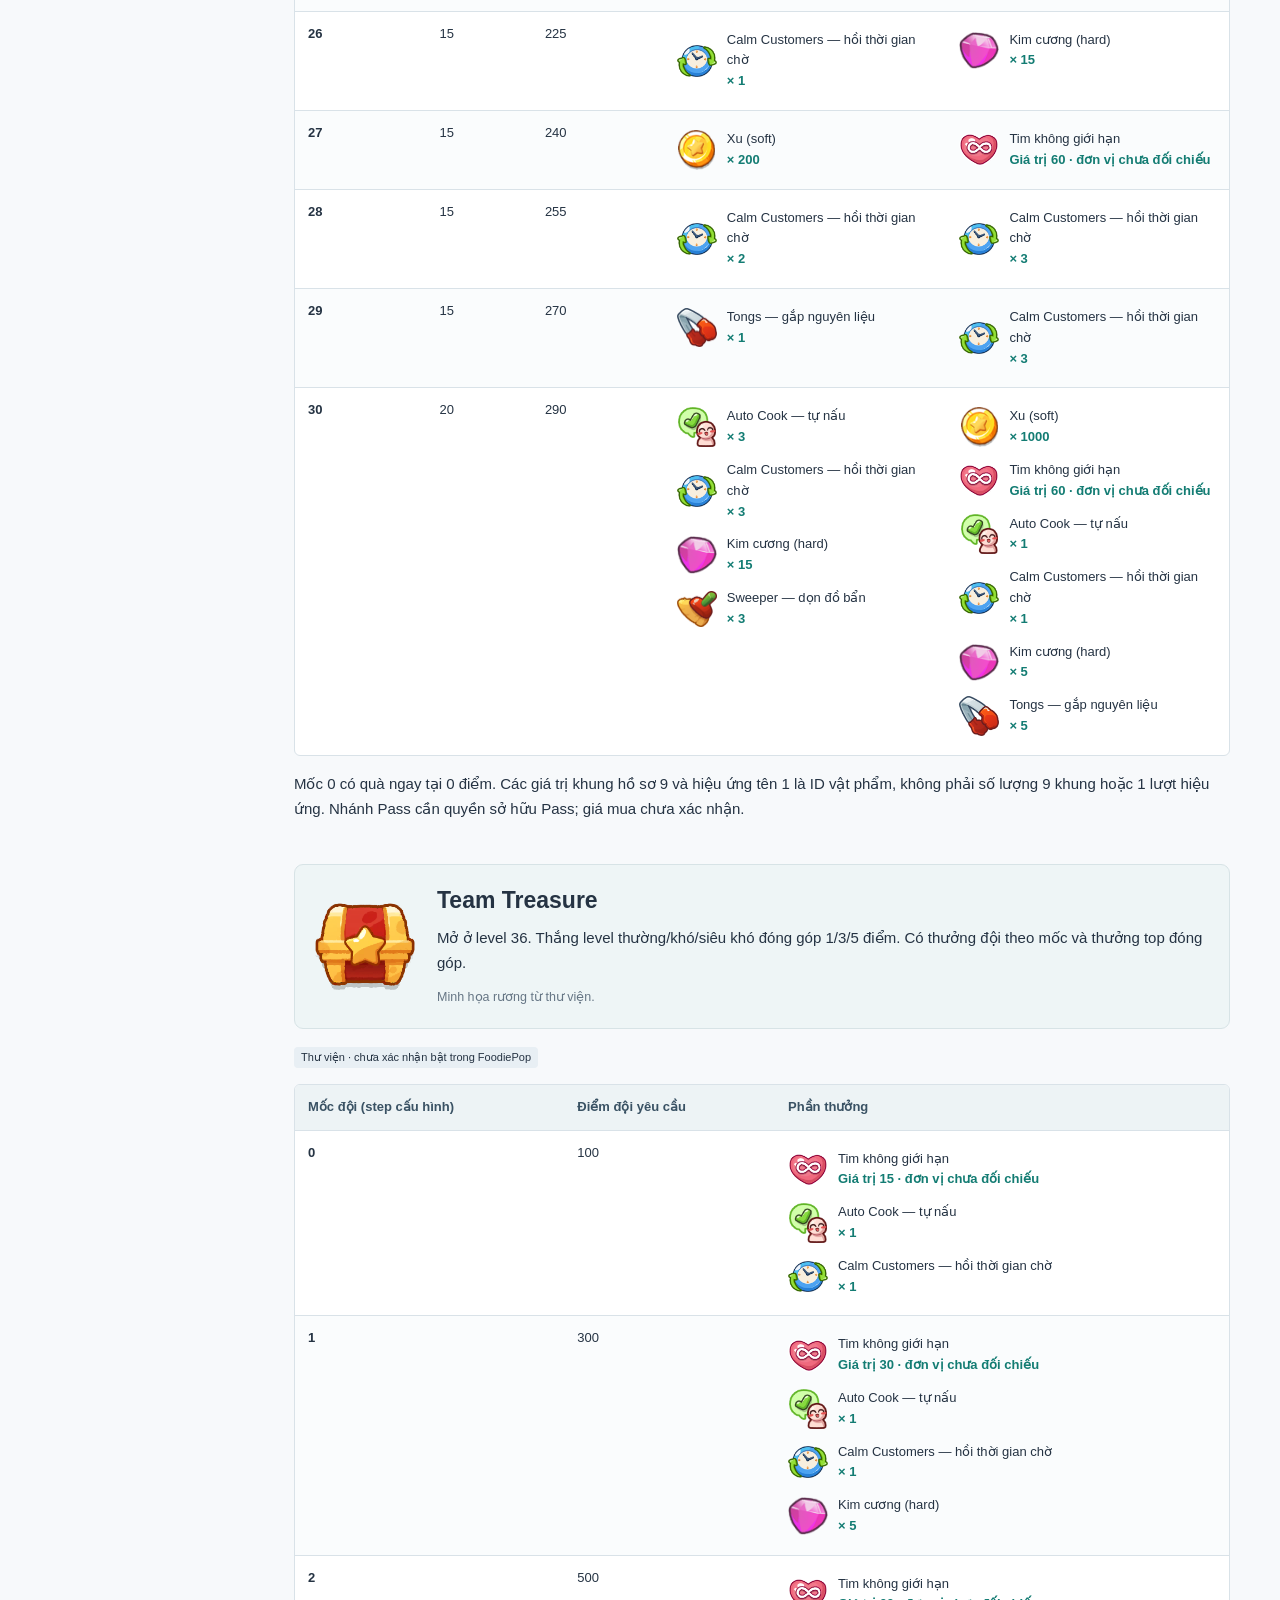
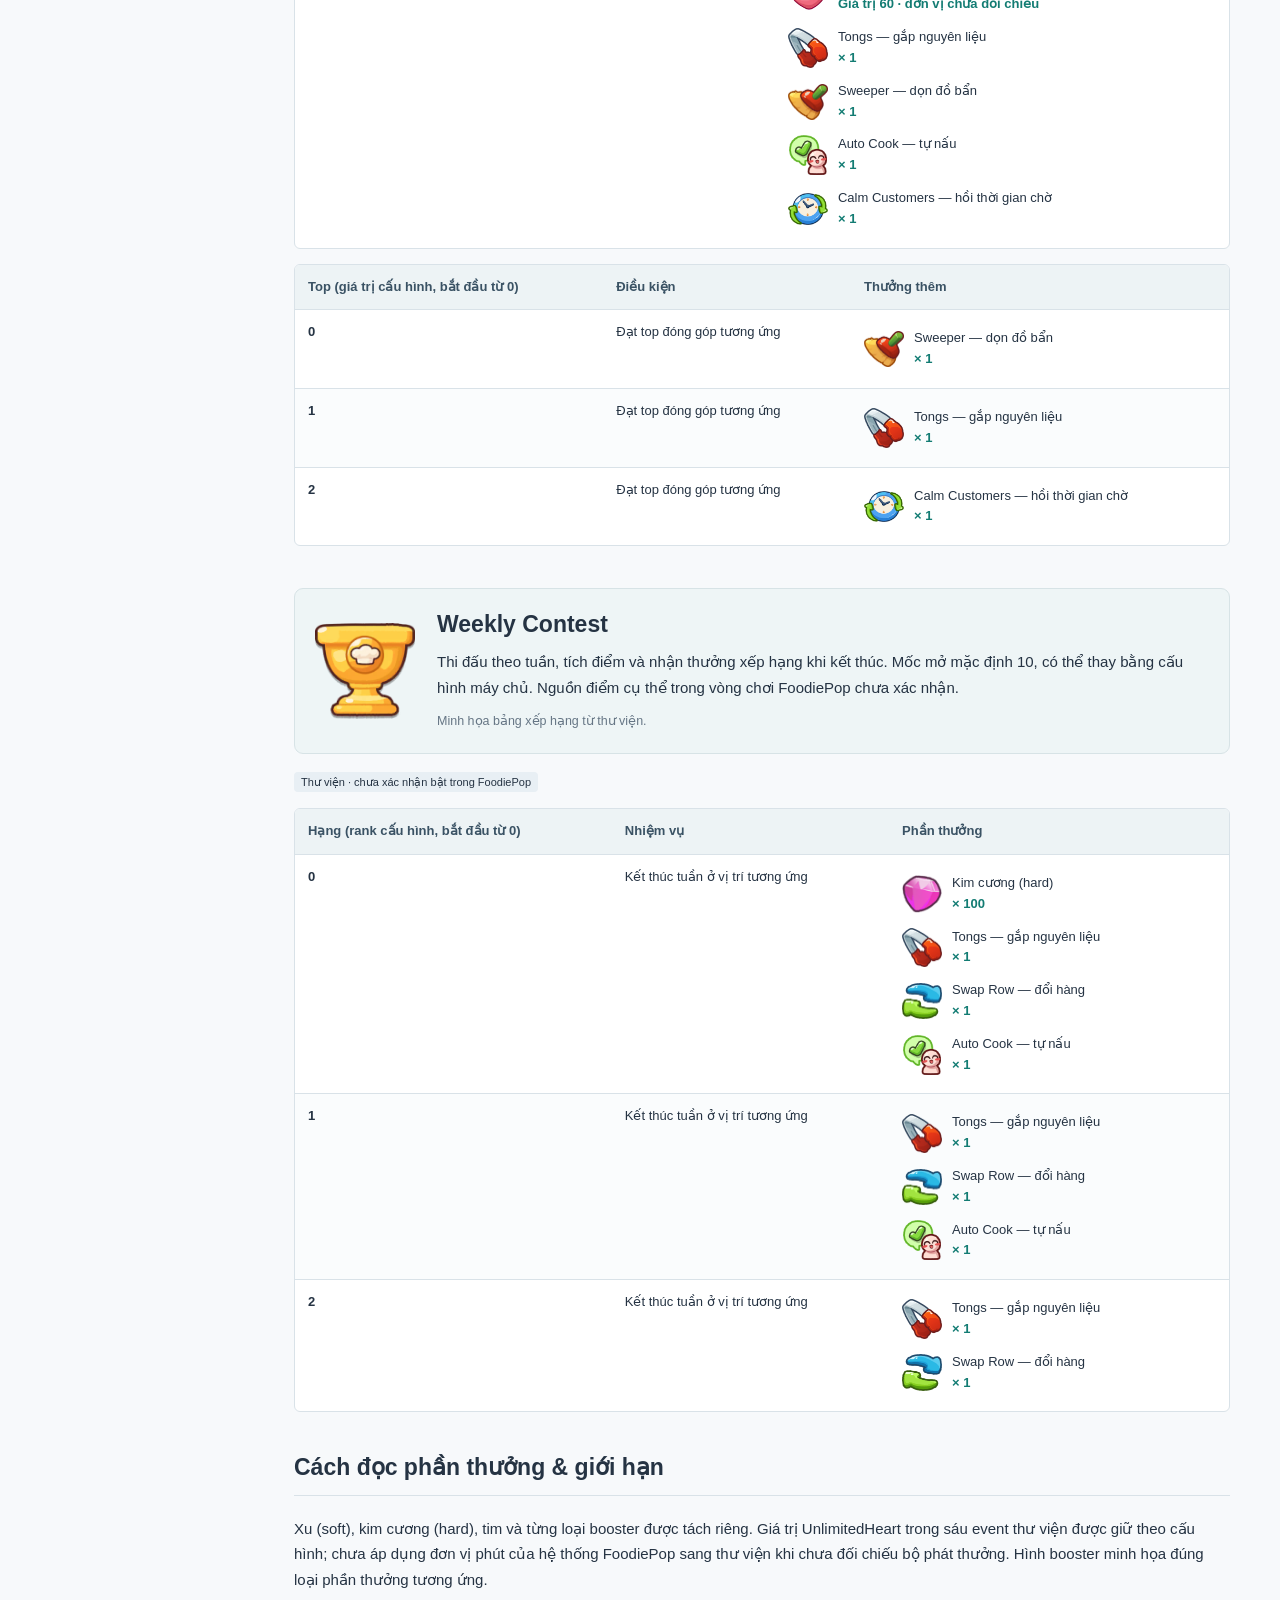
<file: Events/Events.html>
<!doctype html><html lang="vi"><head><meta charset="utf-8"><meta name="viewport" content="width=device-width,initial-scale=1"><title>FoodiePop — Events</title><link rel="stylesheet" href="../report.css"><script defer src="../report.js"></script></head><body><a class="skip" href="#main">Đến nội dung</a><aside><a class="brand" href="../LevelDesign.html"><span class="brand-icon">F</span><span>FoodiePop<small>GAME DESIGN WIKI</small></span></a><div class="nav-caption">BỘ BÁO CÁO</div><nav aria-label="Các phần báo cáo"><a href="../LevelDesign.html">Game Design</a><a href="../Levels/Levels.html">Chi tiết level</a><a href="../Items/Items.html">Món & nguyên liệu</a><a href="../Boosters/Boosters.html">Booster</a><a href="../IAP/IAP.html">IAP & cửa hàng</a><a href="../Events/Events.html" aria-current="page">Events</a><a href="../Leaderboard/Leaderboard.html">Leaderboard</a><a href="../Daily/Daily.html">Hằng ngày</a><a href="../Analytics/Analytics.html">Analytics</a></nav><div class="aside-footer">Bản APK v1.5b4t<br>Cập nhật 20.10.2026<br>Đọc hoàn toàn ngoại tuyến</div></aside><main id="main"><div class="eyebrow">FOODIEPOP / TÀI LIỆU THIẾT KẾ</div><h1>Events</h1><p class="lead">Chi tiết nhiệm vụ, mốc tiến trình, phần thưởng và hình ảnh từng event / hoạt động.</p><div class="infobox"><strong>Phạm vi:</strong> Cấu hình trong bản APK v1.5b4t. Giá, lịch và phần thưởng thực tế có thể thay đổi theo tài khoản hoặc cấu hình đang áp dụng.</div><details class="toc"><summary>Trong trang này</summary><a href="#section-1">Danh mục event & hoạt động</a><a href="#section-2">Thưởng đăng nhập 7 ngày</a><a href="#section-3">Thưởng hằng ngày</a><a href="#section-4">Đề xuất mua / flash sale</a><a href="#section-5">Chi tiết event trong thư viện dùng chung</a><a href="#section-6">Dreamy Tower</a><a href="#section-7">Dreamy Streak</a><a href="#section-8">Stage Race</a><a href="#section-9">Dreamy Pass</a><a href="#section-10">Team Treasure</a><a href="#section-11">Weekly Contest</a><a href="#section-12">Cách đọc phần thưởng & giới hạn</a></details><div class="events-report"><h2 id="section-1">Danh mục event & hoạt động</h2><section class="data-table"><div class="table-tools"><label>Tìm trong bảng <input class="search" type="search" placeholder="Nhập tên, mã hoặc giá trị…"></label><span class="result-count" aria-live="polite"></span></div><div class="scroll"><table><thead><tr><th scope="col">Event / hoạt động</th><th scope="col">Nhiệm vụ chính</th><th scope="col">Mốc / phần thưởng</th><th scope="col">Trạng thái</th></tr></thead><tbody><tr><td><a href="#event-login7day">Đăng nhập 7 ngày</a></td><td>Đăng nhập, nhận quà theo ngày</td><td>7 ngày thưởng</td><td>Riêng FoodiePop</td></tr><tr><td><a href="#event-daily_reward">Thưởng hằng ngày</a></td><td>Nhận miễn phí / xem quảng cáo</td><td>5 vị trí thưởng</td><td>Riêng FoodiePop</td></tr><tr><td><a href="#event-offers">Đề xuất mua / flash sale</a></td><td>Mua gói khi đủ điều kiện</td><td>Quyền lợi theo từng gói IAP</td><td>Riêng FoodiePop</td></tr><tr><td><a href="#event-tower">Dreamy Tower</a></td><td>Thắng để lên tầng, giữ checkpoint</td><td>41 tầng, 10 tầng có thưởng</td><td>Thư viện · chưa xác nhận bật</td></tr><tr><td><a href="#event-streak">Dreamy Streak</a></td><td>Thắng liên tiếp để tích điểm</td><td>20 mốc thưởng</td><td>Thư viện · chưa xác nhận bật</td></tr><tr><td><a href="#event-race">Stage Race</a></td><td>Đua hoàn thành level theo chặng</td><td>3 chặng, mỗi chặng 5 người</td><td>Thư viện · chưa xác nhận bật</td></tr><tr><td><a href="#event-pass">Dreamy Pass</a></td><td>Thắng level, tích điểm mùa</td><td>31 mốc × 2 nhánh thưởng</td><td>Thư viện · chưa xác nhận bật</td></tr><tr><td><a href="#event-team">Team Treasure</a></td><td>Cùng đội tích điểm, nhận thưởng mốc và top</td><td>3 mốc + 3 vị trí top</td><td>Thư viện · chưa xác nhận bật</td></tr><tr><td><a href="#event-weekly">Weekly Contest</a></td><td>Tích điểm xếp hạng trong tuần</td><td>3 vị trí có thưởng</td><td>Thư viện · chưa xác nhận bật</td></tr></tbody></table></div><div class="pager"><button class="prev">← Trước</button><span class="page-count" aria-live="polite"></span><button class="next">Sau →</button></div></section><div class="note">Nhiệm vụ và phần thưởng dưới đây là cấu hình đóng gói. Sáu event trong thư viện dùng chung chưa được xác nhận đang mở trong FoodiePop; mốc mở và thời lượng của chúng cũng chỉ thuộc cấu hình thư viện. Chưa có lịch bắt đầu/kết thúc từ máy chủ.</div><div class="event-heading" id="event-login7day"><img src="../Images/UI/daily_gift.png" width="100" height="100" loading="lazy" alt="Thưởng đăng nhập 7 ngày"><div><h2 id="section-2">Thưởng đăng nhập 7 ngày</h2><p>Nhiệm vụ: quay lại đăng nhập và nhận quà ở ngày tương ứng. Mốc level mở tính năng chưa xác nhận.</p><small>Biểu tượng quà đăng nhập trong game.</small></div></div><section class="data-table"><div class="scroll"><table><thead><tr><th scope="col">Ngày</th><th scope="col">Nhiệm vụ / điều kiện</th><th scope="col">Phần thưởng</th></tr></thead><tbody><tr><td>1</td><td>Đăng nhập, nhận quà ngày 1</td><td><div class="iap-reward" data-reward="hard" data-quantity="50"><img src="../Images/UI/hard.png" alt="Kim cương" width="42" height="42" loading="lazy"><span><b>Kim cương</b><small>hard</small></span><strong>× 50</strong></div></td></tr><tr><td>2</td><td>Đăng nhập, nhận quà ngày 2</td><td><div class="iap-reward" data-reward="booster_ingredient_pick" data-quantity="1"><img src="../Images/UI/booster_ingredient_pick.png" alt="Tongs — gắp nguyên liệu" width="42" height="42" loading="lazy"><span><b>Tongs — gắp nguyên liệu</b><small>booster_ingredient_pick</small></span><strong>× 1</strong></div></td></tr><tr><td>3</td><td>Đăng nhập, nhận quà ngày 3</td><td><div class="iap-reward" data-reward="hard" data-quantity="100"><img src="../Images/UI/hard.png" alt="Kim cương" width="42" height="42" loading="lazy"><span><b>Kim cương</b><small>hard</small></span><strong>× 100</strong></div></td></tr><tr><td>4</td><td>Đăng nhập, nhận quà ngày 4</td><td><div class="iap-reward" data-reward="booster_shift_up_row" data-quantity="1"><img src="../Images/UI/booster_shift_up_row.png" alt="Swap Row — đổi hàng" width="42" height="42" loading="lazy"><span><b>Swap Row — đổi hàng</b><small>booster_shift_up_row</small></span><strong>× 1</strong></div></td></tr><tr><td>5</td><td>Đăng nhập, nhận quà ngày 5</td><td><div class="iap-reward" data-reward="hard" data-quantity="150"><img src="../Images/UI/hard.png" alt="Kim cương" width="42" height="42" loading="lazy"><span><b>Kim cương</b><small>hard</small></span><strong>× 150</strong></div></td></tr><tr><td>6</td><td>Đăng nhập, nhận quà ngày 6</td><td><div class="iap-reward" data-reward="booster_auto_cook" data-quantity="1"><img src="../Images/UI/booster_auto_cook.png" alt="Auto Cook — tự nấu" width="42" height="42" loading="lazy"><span><b>Auto Cook — tự nấu</b><small>booster_auto_cook</small></span><strong>× 1</strong></div></td></tr><tr><td>7</td><td>Đăng nhập, nhận quà ngày 7</td><td><div class="iap-reward" data-reward="booster_ingredient_pick" data-quantity="1"><img src="../Images/UI/booster_ingredient_pick.png" alt="Tongs — gắp nguyên liệu" width="42" height="42" loading="lazy"><span><b>Tongs — gắp nguyên liệu</b><small>booster_ingredient_pick</small></span><strong>× 1</strong></div><div class="iap-reward" data-reward="booster_shift_up_row" data-quantity="1"><img src="../Images/UI/booster_shift_up_row.png" alt="Swap Row — đổi hàng" width="42" height="42" loading="lazy"><span><b>Swap Row — đổi hàng</b><small>booster_shift_up_row</small></span><strong>× 1</strong></div><div class="iap-reward" data-reward="booster_auto_cook" data-quantity="1"><img src="../Images/UI/booster_auto_cook.png" alt="Auto Cook — tự nấu" width="42" height="42" loading="lazy"><span><b>Auto Cook — tự nấu</b><small>booster_auto_cook</small></span><strong>× 1</strong></div></td></tr></tbody></table></div></section><p>Ngày 7 nhận đủ ba loại booster, mỗi loại 1. Quy tắc bỏ lỡ ngày hoặc bắt đầu lại chu kỳ chưa xác nhận.</p><div class="event-heading" id="event-daily_reward"><img src="../Images/UI/daily_reward.png" width="100" height="100" loading="lazy" alt="Thưởng hằng ngày"><div><h2 id="section-3">Thưởng hằng ngày</h2><p>Nhiệm vụ: nhận mốc miễn phí và xem quảng cáo để nhận các mốc quảng cáo theo trình tự.</p><small>Biểu tượng Daily Reward trong game.</small></div></div><section class="data-table"><div class="scroll"><table><thead><tr><th scope="col">Vị trí</th><th scope="col">Nhiệm vụ / điều kiện</th><th scope="col">Phần thưởng</th></tr></thead><tbody><tr><td>1</td><td>Nhận miễn phí · một lần/ngày</td><td><div class="iap-reward" data-reward="unlimited_heart" data-quantity="15"><img src="../Images/UI/heart.png" alt="Tim không giới hạn" width="42" height="42" loading="lazy"><span><b>Tim không giới hạn</b><small>unlimited_heart</small></span><strong>15 phút</strong></div></td></tr><tr><td>2</td><td>Xem quảng cáo · mốc 1 của thang quảng cáo</td><td><div class="iap-reward" data-reward="hard" data-quantity="100"><img src="../Images/UI/hard.png" alt="Kim cương" width="42" height="42" loading="lazy"><span><b>Kim cương</b><small>hard</small></span><strong>× 100</strong></div></td></tr><tr><td>3</td><td>Xem quảng cáo · mốc 2 của thang quảng cáo</td><td><div class="iap-reward" data-reward="hard" data-quantity="150"><img src="../Images/UI/hard.png" alt="Kim cương" width="42" height="42" loading="lazy"><span><b>Kim cương</b><small>hard</small></span><strong>× 150</strong></div></td></tr><tr><td>4</td><td>Xem quảng cáo · mốc 3 của thang quảng cáo</td><td><div class="iap-reward" data-reward="unlimited_heart" data-quantity="15"><img src="../Images/UI/heart.png" alt="Tim không giới hạn" width="42" height="42" loading="lazy"><span><b>Tim không giới hạn</b><small>unlimited_heart</small></span><strong>15 phút</strong></div></td></tr><tr><td>5</td><td>Xem quảng cáo · mốc 4 của thang quảng cáo</td><td><div class="iap-reward" data-reward="hard" data-quantity="200"><img src="../Images/UI/hard.png" alt="Kim cương" width="42" height="42" loading="lazy"><span><b>Kim cương</b><small>hard</small></span><strong>× 200</strong></div></td></tr></tbody></table></div></section><p>Mốc miễn phí có reset ngày. Không dùng các ngưỡng phút legacy 1/5/15/30/60 làm thời gian chờ bắt buộc; cooldown 60 phút không áp dụng khi chế độ một lần/ngày đang bật.</p><div class="event-heading" id="event-offers"><img src="../Images/UI/starter_pack.png" width="100" height="100" loading="lazy" alt="Đề xuất mua / flash sale"><div><h2 id="section-4">Đề xuất mua / flash sale</h2><p>Điều kiện hiển thị phụ thuộc quy tắc offer và trạng thái người chơi. Chưa xác nhận giá trị điều kiện hoặc lịch cụ thể.</p><small>Biểu tượng nhóm gói khởi đầu; không phải banner của mọi offer.</small></div></div><p>Đây là ưu đãi mua hàng. Quyền lợi nhận sau mua được liệt kê đủ từng loại và số lượng trong <a href="../IAP/IAP.html">bảng 22 gói IAP</a>. Chưa có bảng nhiệm vụ miễn phí riêng cho flash sale để liệt kê.</p><h2 id="section-5">Chi tiết event trong thư viện dùng chung</h2><div class="note">Các bảng tiếp theo mô tả nội dung có sẵn trong tài nguyên thư viện, không xác nhận khả dụng trên tài khoản FoodiePop. Ảnh rương và bảng xếp hạng là minh họa từ cùng thư viện; không phải ảnh chụp toàn màn hình event.</div><div class="event-heading" id="event-tower"><img src="../Images/Events/chest.png" width="100" height="100" loading="lazy" alt="Dreamy Tower"><div><h2 id="section-6">Dreamy Tower</h2><p>Mở ở level 31 · thời lượng cấu hình 7 ngày. Mỗi lần thắng tăng 1 tầng; thua lùi về checkpoint đã đạt.</p><small>Minh họa rương thưởng từ thư viện.</small></div></div><p><span class="tag">Thư viện · chưa xác nhận bật trong FoodiePop</span></p><section class="data-table"><div class="scroll"><table><thead><tr><th scope="col">Tầng (giá trị cấu hình)</th><th scope="col">Nhiệm vụ</th><th scope="col">Phần thưởng</th></tr></thead><tbody><tr><td>0</td><td>Đạt tầng 0</td><td><span class="muted">Không có thưởng tại mốc này.</span></td></tr><tr><td>1</td><td>Đạt tầng 1</td><td><span class="muted">Không có thưởng tại mốc này.</span></td></tr><tr><td>2</td><td>Đạt tầng 2</td><td><div class="event-reward" data-type="3" data-value="15"><img src="../Images/Events/unlimited_heart.png" width="40" height="40" loading="lazy" alt="Tim không giới hạn"><span>Tim không giới hạn <b>Giá trị 15 · đơn vị chưa đối chiếu</b></span></div></td></tr><tr><td>3</td><td>Đạt tầng 3</td><td><span class="muted">Không có thưởng tại mốc này.</span></td></tr><tr><td>4</td><td>Đạt tầng 4</td><td><div class="event-reward" data-type="22" data-value="1"><img src="../Images/UI/booster_shift_up_row.png" width="40" height="40" loading="lazy" alt="Swap Row — đổi hàng"><span>Swap Row — đổi hàng <b>× 1</b></span></div></td></tr><tr><td>5</td><td>Đạt tầng 5</td><td><span class="muted">Không có thưởng tại mốc này.</span></td></tr><tr><td>6</td><td>Đạt tầng 6</td><td><div class="event-reward" data-type="24" data-value="1"><img src="../Images/booster_refill_wait_time.png" width="40" height="40" loading="lazy" alt="Calm Customers — hồi thời gian chờ"><span>Calm Customers — hồi thời gian chờ <b>× 1</b></span></div></td></tr><tr><td>7</td><td>Đạt tầng 7</td><td><span class="muted">Không có thưởng tại mốc này.</span></td></tr><tr><td>8</td><td>Đạt tầng 8</td><td><span class="muted">Không có thưởng tại mốc này.</span></td></tr><tr><td>9</td><td>Đạt tầng 9</td><td><div class="event-reward" data-type="1" data-value="100"><img src="../Images/UI/soft.png" width="40" height="40" loading="lazy" alt="Xu (soft)"><span>Xu (soft) <b>× 100</b></span></div><div class="event-reward" data-type="5" data-value="5"><img src="../Images/UI/hard.png" width="40" height="40" loading="lazy" alt="Kim cương (hard)"><span>Kim cương (hard) <b>× 5</b></span></div></td></tr><tr><td>10</td><td>Đạt tầng 10</td><td><span class="muted">Không có thưởng tại mốc này.</span></td></tr><tr><td>11</td><td>Đạt tầng 11</td><td><span class="muted">Không có thưởng tại mốc này.</span></td></tr><tr><td>12</td><td>Đạt tầng 12</td><td><div class="event-reward" data-type="23" data-value="1"><img src="../Images/UI/booster_auto_cook.png" width="40" height="40" loading="lazy" alt="Auto Cook — tự nấu"><span>Auto Cook — tự nấu <b>× 1</b></span></div><div class="event-reward" data-type="24" data-value="1"><img src="../Images/booster_refill_wait_time.png" width="40" height="40" loading="lazy" alt="Calm Customers — hồi thời gian chờ"><span>Calm Customers — hồi thời gian chờ <b>× 1</b></span></div></td></tr><tr><td>13</td><td>Đạt tầng 13</td><td><span class="muted">Không có thưởng tại mốc này.</span></td></tr><tr><td>14</td><td>Đạt tầng 14</td><td><span class="muted">Không có thưởng tại mốc này.</span></td></tr><tr><td>15</td><td>Đạt tầng 15</td><td><span class="muted">Không có thưởng tại mốc này.</span></td></tr><tr><td>16</td><td>Đạt tầng 16</td><td><div class="event-reward" data-type="3" data-value="30"><img src="../Images/Events/unlimited_heart.png" width="40" height="40" loading="lazy" alt="Tim không giới hạn"><span>Tim không giới hạn <b>Giá trị 30 · đơn vị chưa đối chiếu</b></span></div><div class="event-reward" data-type="21" data-value="2"><img src="../Images/booster_clean_dirty.png" width="40" height="40" loading="lazy" alt="Sweeper — dọn đồ bẩn"><span>Sweeper — dọn đồ bẩn <b>× 2</b></span></div></td></tr><tr><td>17</td><td>Đạt tầng 17</td><td><span class="muted">Không có thưởng tại mốc này.</span></td></tr><tr><td>18</td><td>Đạt tầng 18</td><td><span class="muted">Không có thưởng tại mốc này.</span></td></tr><tr><td>19</td><td>Đạt tầng 19</td><td><span class="muted">Không có thưởng tại mốc này.</span></td></tr><tr><td>20</td><td>Đạt tầng 20</td><td><div class="event-reward" data-type="20" data-value="1"><img src="../Images/UI/booster_ingredient_pick.png" width="40" height="40" loading="lazy" alt="Tongs — gắp nguyên liệu"><span>Tongs — gắp nguyên liệu <b>× 1</b></span></div><div class="event-reward" data-type="24" data-value="1"><img src="../Images/booster_refill_wait_time.png" width="40" height="40" loading="lazy" alt="Calm Customers — hồi thời gian chờ"><span>Calm Customers — hồi thời gian chờ <b>× 1</b></span></div></td></tr><tr><td>21</td><td>Đạt tầng 21</td><td><span class="muted">Không có thưởng tại mốc này.</span></td></tr><tr><td>22</td><td>Đạt tầng 22</td><td><span class="muted">Không có thưởng tại mốc này.</span></td></tr><tr><td>23</td><td>Đạt tầng 23</td><td><span class="muted">Không có thưởng tại mốc này.</span></td></tr><tr><td>24</td><td>Đạt tầng 24</td><td><span class="muted">Không có thưởng tại mốc này.</span></td></tr><tr><td>25</td><td>Đạt tầng 25</td><td><div class="event-reward" data-type="22" data-value="1"><img src="../Images/UI/booster_shift_up_row.png" width="40" height="40" loading="lazy" alt="Swap Row — đổi hàng"><span>Swap Row — đổi hàng <b>× 1</b></span></div><div class="event-reward" data-type="21" data-value="1"><img src="../Images/booster_clean_dirty.png" width="40" height="40" loading="lazy" alt="Sweeper — dọn đồ bẩn"><span>Sweeper — dọn đồ bẩn <b>× 1</b></span></div></td></tr><tr><td>26</td><td>Đạt tầng 26</td><td><span class="muted">Không có thưởng tại mốc này.</span></td></tr><tr><td>27</td><td>Đạt tầng 27</td><td><span class="muted">Không có thưởng tại mốc này.</span></td></tr><tr><td>28</td><td>Đạt tầng 28</td><td><span class="muted">Không có thưởng tại mốc này.</span></td></tr><tr><td>29</td><td>Đạt tầng 29</td><td><span class="muted">Không có thưởng tại mốc này.</span></td></tr><tr><td>30</td><td>Đạt tầng 30</td><td><div class="event-reward" data-type="23" data-value="1"><img src="../Images/UI/booster_auto_cook.png" width="40" height="40" loading="lazy" alt="Auto Cook — tự nấu"><span>Auto Cook — tự nấu <b>× 1</b></span></div><div class="event-reward" data-type="24" data-value="1"><img src="../Images/booster_refill_wait_time.png" width="40" height="40" loading="lazy" alt="Calm Customers — hồi thời gian chờ"><span>Calm Customers — hồi thời gian chờ <b>× 1</b></span></div><div class="event-reward" data-type="5" data-value="5"><img src="../Images/UI/hard.png" width="40" height="40" loading="lazy" alt="Kim cương (hard)"><span>Kim cương (hard) <b>× 5</b></span></div></td></tr><tr><td>31</td><td>Đạt tầng 31</td><td><span class="muted">Không có thưởng tại mốc này.</span></td></tr><tr><td>32</td><td>Đạt tầng 32</td><td><span class="muted">Không có thưởng tại mốc này.</span></td></tr><tr><td>33</td><td>Đạt tầng 33</td><td><span class="muted">Không có thưởng tại mốc này.</span></td></tr><tr><td>34</td><td>Đạt tầng 34</td><td><span class="muted">Không có thưởng tại mốc này.</span></td></tr><tr><td>35</td><td>Đạt tầng 35</td><td><span class="muted">Không có thưởng tại mốc này.</span></td></tr><tr><td>36</td><td>Đạt tầng 36</td><td><span class="muted">Không có thưởng tại mốc này.</span></td></tr><tr><td>37</td><td>Đạt tầng 37</td><td><span class="muted">Không có thưởng tại mốc này.</span></td></tr><tr><td>38</td><td>Đạt tầng 38</td><td><span class="muted">Không có thưởng tại mốc này.</span></td></tr><tr><td>39</td><td>Đạt tầng 39</td><td><span class="muted">Không có thưởng tại mốc này.</span></td></tr><tr><td>40</td><td>Đạt tầng 40</td><td><div class="event-reward" data-type="1" data-value="100"><img src="../Images/UI/soft.png" width="40" height="40" loading="lazy" alt="Xu (soft)"><span>Xu (soft) <b>× 100</b></span></div><div class="event-reward" data-type="3" data-value="60"><img src="../Images/Events/unlimited_heart.png" width="40" height="40" loading="lazy" alt="Tim không giới hạn"><span>Tim không giới hạn <b>Giá trị 60 · đơn vị chưa đối chiếu</b></span></div><div class="event-reward" data-type="20" data-value="1"><img src="../Images/UI/booster_ingredient_pick.png" width="40" height="40" loading="lazy" alt="Tongs — gắp nguyên liệu"><span>Tongs — gắp nguyên liệu <b>× 1</b></span></div><div class="event-reward" data-type="22" data-value="1"><img src="../Images/UI/booster_shift_up_row.png" width="40" height="40" loading="lazy" alt="Swap Row — đổi hàng"><span>Swap Row — đổi hàng <b>× 1</b></span></div><div class="event-reward" data-type="24" data-value="1"><img src="../Images/booster_refill_wait_time.png" width="40" height="40" loading="lazy" alt="Calm Customers — hồi thời gian chờ"><span>Calm Customers — hồi thời gian chờ <b>× 1</b></span></div><div class="event-reward" data-type="21" data-value="1"><img src="../Images/booster_clean_dirty.png" width="40" height="40" loading="lazy" alt="Sweeper — dọn đồ bẩn"><span>Sweeper — dọn đồ bẩn <b>× 1</b></span></div></td></tr></tbody></table></div></section><div class="event-heading" id="event-streak"><img src="../Images/Events/star_bottle.png" width="100" height="100" loading="lazy" alt="Dreamy Streak"><div><h2 id="section-7">Dreamy Streak</h2><p>Mở ở level 21; icon từ level 11 · thời lượng 7 ngày. Thắng liên tiếp tăng điểm theo chuỗi thắng.</p><small>Minh họa vật phẩm điểm từ thư viện.</small></div></div><p><span class="tag">Thư viện · chưa xác nhận bật trong FoodiePop</span></p><p>Điểm tích lũy là tổng điểm các mốc đến hàng hiện tại; không đọc điểm riêng của từng mốc thành tổng tiến trình.</p><section class="data-table"><div class="scroll"><table><thead><tr><th scope="col">Mốc</th><th scope="col">Điểm riêng mốc</th><th scope="col">Điểm tích lũy cần đạt</th><th scope="col">Phần thưởng</th></tr></thead><tbody><tr><td>1</td><td>5</td><td>5</td><td><div class="event-reward" data-type="3" data-value="15"><img src="../Images/Events/unlimited_heart.png" width="40" height="40" loading="lazy" alt="Tim không giới hạn"><span>Tim không giới hạn <b>Giá trị 15 · đơn vị chưa đối chiếu</b></span></div></td></tr><tr><td>2</td><td>100</td><td>105</td><td><div class="event-reward" data-type="20" data-value="1"><img src="../Images/UI/booster_ingredient_pick.png" width="40" height="40" loading="lazy" alt="Tongs — gắp nguyên liệu"><span>Tongs — gắp nguyên liệu <b>× 1</b></span></div></td></tr><tr><td>3</td><td>200</td><td>305</td><td><div class="event-reward" data-type="24" data-value="1"><img src="../Images/booster_refill_wait_time.png" width="40" height="40" loading="lazy" alt="Calm Customers — hồi thời gian chờ"><span>Calm Customers — hồi thời gian chờ <b>× 1</b></span></div></td></tr><tr><td>4</td><td>300</td><td>605</td><td><div class="event-reward" data-type="1" data-value="100"><img src="../Images/UI/soft.png" width="40" height="40" loading="lazy" alt="Xu (soft)"><span>Xu (soft) <b>× 100</b></span></div></td></tr><tr><td>5</td><td>300</td><td>905</td><td><div class="event-reward" data-type="22" data-value="1"><img src="../Images/UI/booster_shift_up_row.png" width="40" height="40" loading="lazy" alt="Swap Row — đổi hàng"><span>Swap Row — đổi hàng <b>× 1</b></span></div></td></tr><tr><td>6</td><td>500</td><td>1405</td><td><div class="event-reward" data-type="3" data-value="30"><img src="../Images/Events/unlimited_heart.png" width="40" height="40" loading="lazy" alt="Tim không giới hạn"><span>Tim không giới hạn <b>Giá trị 30 · đơn vị chưa đối chiếu</b></span></div></td></tr><tr><td>7</td><td>500</td><td>1905</td><td><div class="event-reward" data-type="21" data-value="1"><img src="../Images/booster_clean_dirty.png" width="40" height="40" loading="lazy" alt="Sweeper — dọn đồ bẩn"><span>Sweeper — dọn đồ bẩn <b>× 1</b></span></div></td></tr><tr><td>8</td><td>300</td><td>2205</td><td><div class="event-reward" data-type="23" data-value="1"><img src="../Images/UI/booster_auto_cook.png" width="40" height="40" loading="lazy" alt="Auto Cook — tự nấu"><span>Auto Cook — tự nấu <b>× 1</b></span></div></td></tr><tr><td>9</td><td>600</td><td>2805</td><td><div class="event-reward" data-type="24" data-value="1"><img src="../Images/booster_refill_wait_time.png" width="40" height="40" loading="lazy" alt="Calm Customers — hồi thời gian chờ"><span>Calm Customers — hồi thời gian chờ <b>× 1</b></span></div></td></tr><tr><td>10</td><td>400</td><td>3205</td><td><div class="event-reward" data-type="24" data-value="1"><img src="../Images/booster_refill_wait_time.png" width="40" height="40" loading="lazy" alt="Calm Customers — hồi thời gian chờ"><span>Calm Customers — hồi thời gian chờ <b>× 1</b></span></div></td></tr><tr><td>11</td><td>800</td><td>4005</td><td><div class="event-reward" data-type="22" data-value="1"><img src="../Images/UI/booster_shift_up_row.png" width="40" height="40" loading="lazy" alt="Swap Row — đổi hàng"><span>Swap Row — đổi hàng <b>× 1</b></span></div></td></tr><tr><td>12</td><td>600</td><td>4605</td><td><div class="event-reward" data-type="3" data-value="60"><img src="../Images/Events/unlimited_heart.png" width="40" height="40" loading="lazy" alt="Tim không giới hạn"><span>Tim không giới hạn <b>Giá trị 60 · đơn vị chưa đối chiếu</b></span></div></td></tr><tr><td>13</td><td>800</td><td>5405</td><td><div class="event-reward" data-type="5" data-value="5"><img src="../Images/UI/hard.png" width="40" height="40" loading="lazy" alt="Kim cương (hard)"><span>Kim cương (hard) <b>× 5</b></span></div></td></tr><tr><td>14</td><td>1600</td><td>7005</td><td><div class="event-reward" data-type="1" data-value="300"><img src="../Images/UI/soft.png" width="40" height="40" loading="lazy" alt="Xu (soft)"><span>Xu (soft) <b>× 300</b></span></div></td></tr><tr><td>15</td><td>400</td><td>7405</td><td><div class="event-reward" data-type="21" data-value="1"><img src="../Images/booster_clean_dirty.png" width="40" height="40" loading="lazy" alt="Sweeper — dọn đồ bẩn"><span>Sweeper — dọn đồ bẩn <b>× 1</b></span></div></td></tr><tr><td>16</td><td>800</td><td>8205</td><td><div class="event-reward" data-type="23" data-value="1"><img src="../Images/UI/booster_auto_cook.png" width="40" height="40" loading="lazy" alt="Auto Cook — tự nấu"><span>Auto Cook — tự nấu <b>× 1</b></span></div></td></tr><tr><td>17</td><td>700</td><td>8905</td><td><div class="event-reward" data-type="20" data-value="2"><img src="../Images/UI/booster_ingredient_pick.png" width="40" height="40" loading="lazy" alt="Tongs — gắp nguyên liệu"><span>Tongs — gắp nguyên liệu <b>× 2</b></span></div></td></tr><tr><td>18</td><td>1000</td><td>9905</td><td><div class="event-reward" data-type="24" data-value="1"><img src="../Images/booster_refill_wait_time.png" width="40" height="40" loading="lazy" alt="Calm Customers — hồi thời gian chờ"><span>Calm Customers — hồi thời gian chờ <b>× 1</b></span></div></td></tr><tr><td>19</td><td>400</td><td>10305</td><td><div class="event-reward" data-type="3" data-value="120"><img src="../Images/Events/unlimited_heart.png" width="40" height="40" loading="lazy" alt="Tim không giới hạn"><span>Tim không giới hạn <b>Giá trị 120 · đơn vị chưa đối chiếu</b></span></div></td></tr><tr><td>20</td><td>3000</td><td>13305</td><td><div class="event-reward" data-type="1" data-value="1000"><img src="../Images/UI/soft.png" width="40" height="40" loading="lazy" alt="Xu (soft)"><span>Xu (soft) <b>× 1000</b></span></div></td></tr></tbody></table></div></section><div class="event-heading" id="event-race"><img src="../Images/Events/stage_race.png" width="100" height="100" loading="lazy" alt="Stage Race"><div><h2 id="section-8">Stage Race</h2><p>Mở ở level 26 · thời lượng 7 ngày. Đua hoàn thành số level yêu cầu trong nhóm 5 người; cấu hình có người chơi mô phỏng.</p><small>Biểu tượng Stage Race từ thư viện.</small></div></div><p><span class="tag">Thư viện · chưa xác nhận bật trong FoodiePop</span></p><section class="data-table"><div class="scroll"><table><thead><tr><th scope="col">Chặng</th><th scope="col">Nhiệm vụ</th><th scope="col">Số người</th><th scope="col">Thưởng thắng chặng</th></tr></thead><tbody><tr><td>1</td><td>Hoàn thành 3 level, về đích trước đối thủ</td><td>5</td><td><div class="event-reward" data-type="3" data-value="15"><img src="../Images/Events/unlimited_heart.png" width="40" height="40" loading="lazy" alt="Tim không giới hạn"><span>Tim không giới hạn <b>Giá trị 15 · đơn vị chưa đối chiếu</b></span></div><div class="event-reward" data-type="20" data-value="1"><img src="../Images/UI/booster_ingredient_pick.png" width="40" height="40" loading="lazy" alt="Tongs — gắp nguyên liệu"><span>Tongs — gắp nguyên liệu <b>× 1</b></span></div></td></tr><tr><td>2</td><td>Hoàn thành 5 level, về đích trước đối thủ</td><td>5</td><td><div class="event-reward" data-type="23" data-value="1"><img src="../Images/UI/booster_auto_cook.png" width="40" height="40" loading="lazy" alt="Auto Cook — tự nấu"><span>Auto Cook — tự nấu <b>× 1</b></span></div><div class="event-reward" data-type="24" data-value="1"><img src="../Images/booster_refill_wait_time.png" width="40" height="40" loading="lazy" alt="Calm Customers — hồi thời gian chờ"><span>Calm Customers — hồi thời gian chờ <b>× 1</b></span></div><div class="event-reward" data-type="5" data-value="5"><img src="../Images/UI/hard.png" width="40" height="40" loading="lazy" alt="Kim cương (hard)"><span>Kim cương (hard) <b>× 5</b></span></div></td></tr><tr><td>3</td><td>Hoàn thành 7 level, về đích trước đối thủ</td><td>5</td><td><div class="event-reward" data-type="1" data-value="100"><img src="../Images/UI/soft.png" width="40" height="40" loading="lazy" alt="Xu (soft)"><span>Xu (soft) <b>× 100</b></span></div><div class="event-reward" data-type="22" data-value="1"><img src="../Images/UI/booster_shift_up_row.png" width="40" height="40" loading="lazy" alt="Swap Row — đổi hàng"><span>Swap Row — đổi hàng <b>× 1</b></span></div><div class="event-reward" data-type="24" data-value="1"><img src="../Images/booster_refill_wait_time.png" width="40" height="40" loading="lazy" alt="Calm Customers — hồi thời gian chờ"><span>Calm Customers — hồi thời gian chờ <b>× 1</b></span></div><div class="event-reward" data-type="3" data-value="60"><img src="../Images/Events/unlimited_heart.png" width="40" height="40" loading="lazy" alt="Tim không giới hạn"><span>Tim không giới hạn <b>Giá trị 60 · đơn vị chưa đối chiếu</b></span></div></td></tr></tbody></table></div></section><div class="event-heading" id="event-pass"><img src="../Images/Events/dreamy_pass.png" width="100" height="100" loading="lazy" alt="Dreamy Pass"><div><h2 id="section-9">Dreamy Pass</h2><p>Mở ở level 11 · mùa cấu hình 28 ngày. Thắng level thường/khó/siêu khó cho 1/3/5 điểm. Có nhánh miễn phí và nhánh Pass.</p><small>Hình vé Dreamy Pass từ thư viện.</small></div></div><p><span class="tag">Thư viện · chưa xác nhận bật trong FoodiePop</span></p><p>Điểm tích lũy là tổng điểm các mốc đến hàng hiện tại; không đọc điểm riêng của từng mốc thành tổng tiến trình.</p><section class="data-table"><div class="scroll"><table><thead><tr><th scope="col">Mốc (giá trị cấu hình)</th><th scope="col">Điểm riêng mốc</th><th scope="col">Điểm tích lũy cần đạt</th><th scope="col">Thưởng miễn phí</th><th scope="col">Thưởng nhánh Pass</th></tr></thead><tbody><tr><td>0</td><td>0</td><td>0</td><td><div class="event-reward" data-type="24" data-value="1"><img src="../Images/booster_refill_wait_time.png" width="40" height="40" loading="lazy" alt="Calm Customers — hồi thời gian chờ"><span>Calm Customers — hồi thời gian chờ <b>× 1</b></span></div></td><td><div class="event-reward" data-type="2" data-value="8"><img src="../Images/UI/heart.png" width="40" height="40" loading="lazy" alt="Tim / mạng sống"><span>Tim / mạng sống <b>× 8</b></span></div><div class="event-reward" data-type="51" data-value="9"><span>Khung hồ sơ <b>ID 9</b></span></div><div class="event-reward" data-type="52" data-value="1"><span>Hiệu ứng tên <b>ID 1</b></span></div></td></tr><tr><td>1</td><td>1</td><td>1</td><td><div class="event-reward" data-type="5" data-value="5"><img src="../Images/UI/hard.png" width="40" height="40" loading="lazy" alt="Kim cương (hard)"><span>Kim cương (hard) <b>× 5</b></span></div></td><td><div class="event-reward" data-type="3" data-value="15"><img src="../Images/Events/unlimited_heart.png" width="40" height="40" loading="lazy" alt="Tim không giới hạn"><span>Tim không giới hạn <b>Giá trị 15 · đơn vị chưa đối chiếu</b></span></div></td></tr><tr><td>2</td><td>2</td><td>3</td><td><div class="event-reward" data-type="23" data-value="1"><img src="../Images/UI/booster_auto_cook.png" width="40" height="40" loading="lazy" alt="Auto Cook — tự nấu"><span>Auto Cook — tự nấu <b>× 1</b></span></div></td><td><div class="event-reward" data-type="20" data-value="1"><img src="../Images/UI/booster_ingredient_pick.png" width="40" height="40" loading="lazy" alt="Tongs — gắp nguyên liệu"><span>Tongs — gắp nguyên liệu <b>× 1</b></span></div></td></tr><tr><td>3</td><td>3</td><td>6</td><td><div class="event-reward" data-type="21" data-value="1"><img src="../Images/booster_clean_dirty.png" width="40" height="40" loading="lazy" alt="Sweeper — dọn đồ bẩn"><span>Sweeper — dọn đồ bẩn <b>× 1</b></span></div></td><td><div class="event-reward" data-type="24" data-value="1"><img src="../Images/booster_refill_wait_time.png" width="40" height="40" loading="lazy" alt="Calm Customers — hồi thời gian chờ"><span>Calm Customers — hồi thời gian chờ <b>× 1</b></span></div></td></tr><tr><td>4</td><td>4</td><td>10</td><td><div class="event-reward" data-type="1" data-value="100"><img src="../Images/UI/soft.png" width="40" height="40" loading="lazy" alt="Xu (soft)"><span>Xu (soft) <b>× 100</b></span></div></td><td><div class="event-reward" data-type="22" data-value="1"><img src="../Images/UI/booster_shift_up_row.png" width="40" height="40" loading="lazy" alt="Swap Row — đổi hàng"><span>Swap Row — đổi hàng <b>× 1</b></span></div></td></tr><tr><td>5</td><td>5</td><td>15</td><td><div class="event-reward" data-type="3" data-value="15"><img src="../Images/Events/unlimited_heart.png" width="40" height="40" loading="lazy" alt="Tim không giới hạn"><span>Tim không giới hạn <b>Giá trị 15 · đơn vị chưa đối chiếu</b></span></div><div class="event-reward" data-type="23" data-value="1"><img src="../Images/UI/booster_auto_cook.png" width="40" height="40" loading="lazy" alt="Auto Cook — tự nấu"><span>Auto Cook — tự nấu <b>× 1</b></span></div></td><td><div class="event-reward" data-type="1" data-value="200"><img src="../Images/UI/soft.png" width="40" height="40" loading="lazy" alt="Xu (soft)"><span>Xu (soft) <b>× 200</b></span></div><div class="event-reward" data-type="24" data-value="1"><img src="../Images/booster_refill_wait_time.png" width="40" height="40" loading="lazy" alt="Calm Customers — hồi thời gian chờ"><span>Calm Customers — hồi thời gian chờ <b>× 1</b></span></div><div class="event-reward" data-type="20" data-value="1"><img src="../Images/UI/booster_ingredient_pick.png" width="40" height="40" loading="lazy" alt="Tongs — gắp nguyên liệu"><span>Tongs — gắp nguyên liệu <b>× 1</b></span></div></td></tr><tr><td>6</td><td>5</td><td>20</td><td><div class="event-reward" data-type="20" data-value="1"><img src="../Images/UI/booster_ingredient_pick.png" width="40" height="40" loading="lazy" alt="Tongs — gắp nguyên liệu"><span>Tongs — gắp nguyên liệu <b>× 1</b></span></div></td><td><div class="event-reward" data-type="5" data-value="5"><img src="../Images/UI/hard.png" width="40" height="40" loading="lazy" alt="Kim cương (hard)"><span>Kim cương (hard) <b>× 5</b></span></div></td></tr><tr><td>7</td><td>5</td><td>25</td><td><div class="event-reward" data-type="24" data-value="1"><img src="../Images/booster_refill_wait_time.png" width="40" height="40" loading="lazy" alt="Calm Customers — hồi thời gian chờ"><span>Calm Customers — hồi thời gian chờ <b>× 1</b></span></div></td><td><div class="event-reward" data-type="23" data-value="2"><img src="../Images/UI/booster_auto_cook.png" width="40" height="40" loading="lazy" alt="Auto Cook — tự nấu"><span>Auto Cook — tự nấu <b>× 2</b></span></div></td></tr><tr><td>8</td><td>5</td><td>30</td><td><div class="event-reward" data-type="5" data-value="5"><img src="../Images/UI/hard.png" width="40" height="40" loading="lazy" alt="Kim cương (hard)"><span>Kim cương (hard) <b>× 5</b></span></div></td><td><div class="event-reward" data-type="24" data-value="2"><img src="../Images/booster_refill_wait_time.png" width="40" height="40" loading="lazy" alt="Calm Customers — hồi thời gian chờ"><span>Calm Customers — hồi thời gian chờ <b>× 2</b></span></div></td></tr><tr><td>9</td><td>5</td><td>35</td><td><div class="event-reward" data-type="23" data-value="1"><img src="../Images/UI/booster_auto_cook.png" width="40" height="40" loading="lazy" alt="Auto Cook — tự nấu"><span>Auto Cook — tự nấu <b>× 1</b></span></div></td><td><div class="event-reward" data-type="20" data-value="2"><img src="../Images/UI/booster_ingredient_pick.png" width="40" height="40" loading="lazy" alt="Tongs — gắp nguyên liệu"><span>Tongs — gắp nguyên liệu <b>× 2</b></span></div></td></tr><tr><td>10</td><td>7</td><td>42</td><td><div class="event-reward" data-type="23" data-value="1"><img src="../Images/UI/booster_auto_cook.png" width="40" height="40" loading="lazy" alt="Auto Cook — tự nấu"><span>Auto Cook — tự nấu <b>× 1</b></span></div><div class="event-reward" data-type="5" data-value="5"><img src="../Images/UI/hard.png" width="40" height="40" loading="lazy" alt="Kim cương (hard)"><span>Kim cương (hard) <b>× 5</b></span></div><div class="event-reward" data-type="21" data-value="1"><img src="../Images/booster_clean_dirty.png" width="40" height="40" loading="lazy" alt="Sweeper — dọn đồ bẩn"><span>Sweeper — dọn đồ bẩn <b>× 1</b></span></div></td><td><div class="event-reward" data-type="1" data-value="200"><img src="../Images/UI/soft.png" width="40" height="40" loading="lazy" alt="Xu (soft)"><span>Xu (soft) <b>× 200</b></span></div><div class="event-reward" data-type="23" data-value="2"><img src="../Images/UI/booster_auto_cook.png" width="40" height="40" loading="lazy" alt="Auto Cook — tự nấu"><span>Auto Cook — tự nấu <b>× 2</b></span></div><div class="event-reward" data-type="24" data-value="2"><img src="../Images/booster_refill_wait_time.png" width="40" height="40" loading="lazy" alt="Calm Customers — hồi thời gian chờ"><span>Calm Customers — hồi thời gian chờ <b>× 2</b></span></div><div class="event-reward" data-type="5" data-value="10"><img src="../Images/UI/hard.png" width="40" height="40" loading="lazy" alt="Kim cương (hard)"><span>Kim cương (hard) <b>× 10</b></span></div><div class="event-reward" data-type="20" data-value="1"><img src="../Images/UI/booster_ingredient_pick.png" width="40" height="40" loading="lazy" alt="Tongs — gắp nguyên liệu"><span>Tongs — gắp nguyên liệu <b>× 1</b></span></div></td></tr><tr><td>11</td><td>7</td><td>49</td><td><div class="event-reward" data-type="22" data-value="1"><img src="../Images/UI/booster_shift_up_row.png" width="40" height="40" loading="lazy" alt="Swap Row — đổi hàng"><span>Swap Row — đổi hàng <b>× 1</b></span></div></td><td><div class="event-reward" data-type="23" data-value="1"><img src="../Images/UI/booster_auto_cook.png" width="40" height="40" loading="lazy" alt="Auto Cook — tự nấu"><span>Auto Cook — tự nấu <b>× 1</b></span></div></td></tr><tr><td>12</td><td>7</td><td>56</td><td><div class="event-reward" data-type="1" data-value="100"><img src="../Images/UI/soft.png" width="40" height="40" loading="lazy" alt="Xu (soft)"><span>Xu (soft) <b>× 100</b></span></div></td><td><div class="event-reward" data-type="21" data-value="2"><img src="../Images/booster_clean_dirty.png" width="40" height="40" loading="lazy" alt="Sweeper — dọn đồ bẩn"><span>Sweeper — dọn đồ bẩn <b>× 2</b></span></div></td></tr><tr><td>13</td><td>7</td><td>63</td><td><div class="event-reward" data-type="3" data-value="15"><img src="../Images/Events/unlimited_heart.png" width="40" height="40" loading="lazy" alt="Tim không giới hạn"><span>Tim không giới hạn <b>Giá trị 15 · đơn vị chưa đối chiếu</b></span></div></td><td><div class="event-reward" data-type="1" data-value="500"><img src="../Images/UI/soft.png" width="40" height="40" loading="lazy" alt="Xu (soft)"><span>Xu (soft) <b>× 500</b></span></div></td></tr><tr><td>14</td><td>7</td><td>70</td><td><div class="event-reward" data-type="23" data-value="1"><img src="../Images/UI/booster_auto_cook.png" width="40" height="40" loading="lazy" alt="Auto Cook — tự nấu"><span>Auto Cook — tự nấu <b>× 1</b></span></div></td><td><div class="event-reward" data-type="24" data-value="2"><img src="../Images/booster_refill_wait_time.png" width="40" height="40" loading="lazy" alt="Calm Customers — hồi thời gian chờ"><span>Calm Customers — hồi thời gian chờ <b>× 2</b></span></div></td></tr><tr><td>15</td><td>10</td><td>80</td><td><div class="event-reward" data-type="24" data-value="1"><img src="../Images/booster_refill_wait_time.png" width="40" height="40" loading="lazy" alt="Calm Customers — hồi thời gian chờ"><span>Calm Customers — hồi thời gian chờ <b>× 1</b></span></div><div class="event-reward" data-type="22" data-value="1"><img src="../Images/UI/booster_shift_up_row.png" width="40" height="40" loading="lazy" alt="Swap Row — đổi hàng"><span>Swap Row — đổi hàng <b>× 1</b></span></div></td><td><div class="event-reward" data-type="1" data-value="300"><img src="../Images/UI/soft.png" width="40" height="40" loading="lazy" alt="Xu (soft)"><span>Xu (soft) <b>× 300</b></span></div><div class="event-reward" data-type="3" data-value="60"><img src="../Images/Events/unlimited_heart.png" width="40" height="40" loading="lazy" alt="Tim không giới hạn"><span>Tim không giới hạn <b>Giá trị 60 · đơn vị chưa đối chiếu</b></span></div><div class="event-reward" data-type="23" data-value="2"><img src="../Images/UI/booster_auto_cook.png" width="40" height="40" loading="lazy" alt="Auto Cook — tự nấu"><span>Auto Cook — tự nấu <b>× 2</b></span></div><div class="event-reward" data-type="24" data-value="2"><img src="../Images/booster_refill_wait_time.png" width="40" height="40" loading="lazy" alt="Calm Customers — hồi thời gian chờ"><span>Calm Customers — hồi thời gian chờ <b>× 2</b></span></div></td></tr><tr><td>16</td><td>10</td><td>90</td><td><div class="event-reward" data-type="24" data-value="1"><img src="../Images/booster_refill_wait_time.png" width="40" height="40" loading="lazy" alt="Calm Customers — hồi thời gian chờ"><span>Calm Customers — hồi thời gian chờ <b>× 1</b></span></div></td><td><div class="event-reward" data-type="22" data-value="2"><img src="../Images/UI/booster_shift_up_row.png" width="40" height="40" loading="lazy" alt="Swap Row — đổi hàng"><span>Swap Row — đổi hàng <b>× 2</b></span></div></td></tr><tr><td>17</td><td>10</td><td>100</td><td><div class="event-reward" data-type="1" data-value="100"><img src="../Images/UI/soft.png" width="40" height="40" loading="lazy" alt="Xu (soft)"><span>Xu (soft) <b>× 100</b></span></div></td><td><div class="event-reward" data-type="24" data-value="1"><img src="../Images/booster_refill_wait_time.png" width="40" height="40" loading="lazy" alt="Calm Customers — hồi thời gian chờ"><span>Calm Customers — hồi thời gian chờ <b>× 1</b></span></div></td></tr><tr><td>18</td><td>10</td><td>110</td><td><div class="event-reward" data-type="5" data-value="5"><img src="../Images/UI/hard.png" width="40" height="40" loading="lazy" alt="Kim cương (hard)"><span>Kim cương (hard) <b>× 5</b></span></div></td><td><div class="event-reward" data-type="20" data-value="2"><img src="../Images/UI/booster_ingredient_pick.png" width="40" height="40" loading="lazy" alt="Tongs — gắp nguyên liệu"><span>Tongs — gắp nguyên liệu <b>× 2</b></span></div></td></tr><tr><td>19</td><td>10</td><td>120</td><td><div class="event-reward" data-type="21" data-value="1"><img src="../Images/booster_clean_dirty.png" width="40" height="40" loading="lazy" alt="Sweeper — dọn đồ bẩn"><span>Sweeper — dọn đồ bẩn <b>× 1</b></span></div></td><td><div class="event-reward" data-type="23" data-value="2"><img src="../Images/UI/booster_auto_cook.png" width="40" height="40" loading="lazy" alt="Auto Cook — tự nấu"><span>Auto Cook — tự nấu <b>× 2</b></span></div></td></tr><tr><td>20</td><td>15</td><td>135</td><td><div class="event-reward" data-type="23" data-value="1"><img src="../Images/UI/booster_auto_cook.png" width="40" height="40" loading="lazy" alt="Auto Cook — tự nấu"><span>Auto Cook — tự nấu <b>× 1</b></span></div><div class="event-reward" data-type="24" data-value="1"><img src="../Images/booster_refill_wait_time.png" width="40" height="40" loading="lazy" alt="Calm Customers — hồi thời gian chờ"><span>Calm Customers — hồi thời gian chờ <b>× 1</b></span></div><div class="event-reward" data-type="24" data-value="1"><img src="../Images/booster_refill_wait_time.png" width="40" height="40" loading="lazy" alt="Calm Customers — hồi thời gian chờ"><span>Calm Customers — hồi thời gian chờ <b>× 1</b></span></div></td><td><div class="event-reward" data-type="1" data-value="400"><img src="../Images/UI/soft.png" width="40" height="40" loading="lazy" alt="Xu (soft)"><span>Xu (soft) <b>× 400</b></span></div><div class="event-reward" data-type="24" data-value="2"><img src="../Images/booster_refill_wait_time.png" width="40" height="40" loading="lazy" alt="Calm Customers — hồi thời gian chờ"><span>Calm Customers — hồi thời gian chờ <b>× 2</b></span></div><div class="event-reward" data-type="5" data-value="10"><img src="../Images/UI/hard.png" width="40" height="40" loading="lazy" alt="Kim cương (hard)"><span>Kim cương (hard) <b>× 10</b></span></div><div class="event-reward" data-type="22" data-value="2"><img src="../Images/UI/booster_shift_up_row.png" width="40" height="40" loading="lazy" alt="Swap Row — đổi hàng"><span>Swap Row — đổi hàng <b>× 2</b></span></div><div class="event-reward" data-type="21" data-value="2"><img src="../Images/booster_clean_dirty.png" width="40" height="40" loading="lazy" alt="Sweeper — dọn đồ bẩn"><span>Sweeper — dọn đồ bẩn <b>× 2</b></span></div></td></tr><tr><td>21</td><td>15</td><td>150</td><td><div class="event-reward" data-type="3" data-value="30"><img src="../Images/Events/unlimited_heart.png" width="40" height="40" loading="lazy" alt="Tim không giới hạn"><span>Tim không giới hạn <b>Giá trị 30 · đơn vị chưa đối chiếu</b></span></div></td><td><div class="event-reward" data-type="24" data-value="2"><img src="../Images/booster_refill_wait_time.png" width="40" height="40" loading="lazy" alt="Calm Customers — hồi thời gian chờ"><span>Calm Customers — hồi thời gian chờ <b>× 2</b></span></div></td></tr><tr><td>22</td><td>15</td><td>165</td><td><div class="event-reward" data-type="23" data-value="1"><img src="../Images/UI/booster_auto_cook.png" width="40" height="40" loading="lazy" alt="Auto Cook — tự nấu"><span>Auto Cook — tự nấu <b>× 1</b></span></div></td><td><div class="event-reward" data-type="24" data-value="2"><img src="../Images/booster_refill_wait_time.png" width="40" height="40" loading="lazy" alt="Calm Customers — hồi thời gian chờ"><span>Calm Customers — hồi thời gian chờ <b>× 2</b></span></div></td></tr><tr><td>23</td><td>15</td><td>180</td><td><div class="event-reward" data-type="22" data-value="1"><img src="../Images/UI/booster_shift_up_row.png" width="40" height="40" loading="lazy" alt="Swap Row — đổi hàng"><span>Swap Row — đổi hàng <b>× 1</b></span></div></td><td><div class="event-reward" data-type="5" data-value="5"><img src="../Images/UI/hard.png" width="40" height="40" loading="lazy" alt="Kim cương (hard)"><span>Kim cương (hard) <b>× 5</b></span></div></td></tr><tr><td>24</td><td>15</td><td>195</td><td><div class="event-reward" data-type="24" data-value="1"><img src="../Images/booster_refill_wait_time.png" width="40" height="40" loading="lazy" alt="Calm Customers — hồi thời gian chờ"><span>Calm Customers — hồi thời gian chờ <b>× 1</b></span></div></td><td><div class="event-reward" data-type="23" data-value="3"><img src="../Images/UI/booster_auto_cook.png" width="40" height="40" loading="lazy" alt="Auto Cook — tự nấu"><span>Auto Cook — tự nấu <b>× 3</b></span></div></td></tr><tr><td>25</td><td>15</td><td>210</td><td><div class="event-reward" data-type="3" data-value="30"><img src="../Images/Events/unlimited_heart.png" width="40" height="40" loading="lazy" alt="Tim không giới hạn"><span>Tim không giới hạn <b>Giá trị 30 · đơn vị chưa đối chiếu</b></span></div><div class="event-reward" data-type="5" data-value="5"><img src="../Images/UI/hard.png" width="40" height="40" loading="lazy" alt="Kim cương (hard)"><span>Kim cương (hard) <b>× 5</b></span></div><div class="event-reward" data-type="20" data-value="1"><img src="../Images/UI/booster_ingredient_pick.png" width="40" height="40" loading="lazy" alt="Tongs — gắp nguyên liệu"><span>Tongs — gắp nguyên liệu <b>× 1</b></span></div></td><td><div class="event-reward" data-type="1" data-value="400"><img src="../Images/UI/soft.png" width="40" height="40" loading="lazy" alt="Xu (soft)"><span>Xu (soft) <b>× 400</b></span></div><div class="event-reward" data-type="23" data-value="1"><img src="../Images/UI/booster_auto_cook.png" width="40" height="40" loading="lazy" alt="Auto Cook — tự nấu"><span>Auto Cook — tự nấu <b>× 1</b></span></div><div class="event-reward" data-type="24" data-value="1"><img src="../Images/booster_refill_wait_time.png" width="40" height="40" loading="lazy" alt="Calm Customers — hồi thời gian chờ"><span>Calm Customers — hồi thời gian chờ <b>× 1</b></span></div><div class="event-reward" data-type="20" data-value="3"><img src="../Images/UI/booster_ingredient_pick.png" width="40" height="40" loading="lazy" alt="Tongs — gắp nguyên liệu"><span>Tongs — gắp nguyên liệu <b>× 3</b></span></div></td></tr><tr><td>26</td><td>15</td><td>225</td><td><div class="event-reward" data-type="24" data-value="1"><img src="../Images/booster_refill_wait_time.png" width="40" height="40" loading="lazy" alt="Calm Customers — hồi thời gian chờ"><span>Calm Customers — hồi thời gian chờ <b>× 1</b></span></div></td><td><div class="event-reward" data-type="5" data-value="15"><img src="../Images/UI/hard.png" width="40" height="40" loading="lazy" alt="Kim cương (hard)"><span>Kim cương (hard) <b>× 15</b></span></div></td></tr><tr><td>27</td><td>15</td><td>240</td><td><div class="event-reward" data-type="1" data-value="200"><img src="../Images/UI/soft.png" width="40" height="40" loading="lazy" alt="Xu (soft)"><span>Xu (soft) <b>× 200</b></span></div></td><td><div class="event-reward" data-type="3" data-value="60"><img src="../Images/Events/unlimited_heart.png" width="40" height="40" loading="lazy" alt="Tim không giới hạn"><span>Tim không giới hạn <b>Giá trị 60 · đơn vị chưa đối chiếu</b></span></div></td></tr><tr><td>28</td><td>15</td><td>255</td><td><div class="event-reward" data-type="24" data-value="2"><img src="../Images/booster_refill_wait_time.png" width="40" height="40" loading="lazy" alt="Calm Customers — hồi thời gian chờ"><span>Calm Customers — hồi thời gian chờ <b>× 2</b></span></div></td><td><div class="event-reward" data-type="24" data-value="3"><img src="../Images/booster_refill_wait_time.png" width="40" height="40" loading="lazy" alt="Calm Customers — hồi thời gian chờ"><span>Calm Customers — hồi thời gian chờ <b>× 3</b></span></div></td></tr><tr><td>29</td><td>15</td><td>270</td><td><div class="event-reward" data-type="20" data-value="1"><img src="../Images/UI/booster_ingredient_pick.png" width="40" height="40" loading="lazy" alt="Tongs — gắp nguyên liệu"><span>Tongs — gắp nguyên liệu <b>× 1</b></span></div></td><td><div class="event-reward" data-type="24" data-value="3"><img src="../Images/booster_refill_wait_time.png" width="40" height="40" loading="lazy" alt="Calm Customers — hồi thời gian chờ"><span>Calm Customers — hồi thời gian chờ <b>× 3</b></span></div></td></tr><tr><td>30</td><td>20</td><td>290</td><td><div class="event-reward" data-type="23" data-value="3"><img src="../Images/UI/booster_auto_cook.png" width="40" height="40" loading="lazy" alt="Auto Cook — tự nấu"><span>Auto Cook — tự nấu <b>× 3</b></span></div><div class="event-reward" data-type="24" data-value="3"><img src="../Images/booster_refill_wait_time.png" width="40" height="40" loading="lazy" alt="Calm Customers — hồi thời gian chờ"><span>Calm Customers — hồi thời gian chờ <b>× 3</b></span></div><div class="event-reward" data-type="5" data-value="15"><img src="../Images/UI/hard.png" width="40" height="40" loading="lazy" alt="Kim cương (hard)"><span>Kim cương (hard) <b>× 15</b></span></div><div class="event-reward" data-type="21" data-value="3"><img src="../Images/booster_clean_dirty.png" width="40" height="40" loading="lazy" alt="Sweeper — dọn đồ bẩn"><span>Sweeper — dọn đồ bẩn <b>× 3</b></span></div></td><td><div class="event-reward" data-type="1" data-value="1000"><img src="../Images/UI/soft.png" width="40" height="40" loading="lazy" alt="Xu (soft)"><span>Xu (soft) <b>× 1000</b></span></div><div class="event-reward" data-type="3" data-value="60"><img src="../Images/Events/unlimited_heart.png" width="40" height="40" loading="lazy" alt="Tim không giới hạn"><span>Tim không giới hạn <b>Giá trị 60 · đơn vị chưa đối chiếu</b></span></div><div class="event-reward" data-type="23" data-value="1"><img src="../Images/UI/booster_auto_cook.png" width="40" height="40" loading="lazy" alt="Auto Cook — tự nấu"><span>Auto Cook — tự nấu <b>× 1</b></span></div><div class="event-reward" data-type="24" data-value="1"><img src="../Images/booster_refill_wait_time.png" width="40" height="40" loading="lazy" alt="Calm Customers — hồi thời gian chờ"><span>Calm Customers — hồi thời gian chờ <b>× 1</b></span></div><div class="event-reward" data-type="5" data-value="5"><img src="../Images/UI/hard.png" width="40" height="40" loading="lazy" alt="Kim cương (hard)"><span>Kim cương (hard) <b>× 5</b></span></div><div class="event-reward" data-type="20" data-value="5"><img src="../Images/UI/booster_ingredient_pick.png" width="40" height="40" loading="lazy" alt="Tongs — gắp nguyên liệu"><span>Tongs — gắp nguyên liệu <b>× 5</b></span></div></td></tr></tbody></table></div></section><p>Mốc 0 có quà ngay tại 0 điểm. Các giá trị khung hồ sơ 9 và hiệu ứng tên 1 là ID vật phẩm, không phải số lượng 9 khung hoặc 1 lượt hiệu ứng. Nhánh Pass cần quyền sở hữu Pass; giá mua chưa xác nhận.</p><div class="event-heading" id="event-team"><img src="../Images/Events/chest.png" width="100" height="100" loading="lazy" alt="Team Treasure"><div><h2 id="section-10">Team Treasure</h2><p>Mở ở level 36. Thắng level thường/khó/siêu khó đóng góp 1/3/5 điểm. Có thưởng đội theo mốc và thưởng top đóng góp.</p><small>Minh họa rương từ thư viện.</small></div></div><p><span class="tag">Thư viện · chưa xác nhận bật trong FoodiePop</span></p><section class="data-table"><div class="scroll"><table><thead><tr><th scope="col">Mốc đội (step cấu hình)</th><th scope="col">Điểm đội yêu cầu</th><th scope="col">Phần thưởng</th></tr></thead><tbody><tr><td>0</td><td>100</td><td><div class="event-reward" data-type="3" data-value="15"><img src="../Images/Events/unlimited_heart.png" width="40" height="40" loading="lazy" alt="Tim không giới hạn"><span>Tim không giới hạn <b>Giá trị 15 · đơn vị chưa đối chiếu</b></span></div><div class="event-reward" data-type="23" data-value="1"><img src="../Images/UI/booster_auto_cook.png" width="40" height="40" loading="lazy" alt="Auto Cook — tự nấu"><span>Auto Cook — tự nấu <b>× 1</b></span></div><div class="event-reward" data-type="24" data-value="1"><img src="../Images/booster_refill_wait_time.png" width="40" height="40" loading="lazy" alt="Calm Customers — hồi thời gian chờ"><span>Calm Customers — hồi thời gian chờ <b>× 1</b></span></div></td></tr><tr><td>1</td><td>300</td><td><div class="event-reward" data-type="3" data-value="30"><img src="../Images/Events/unlimited_heart.png" width="40" height="40" loading="lazy" alt="Tim không giới hạn"><span>Tim không giới hạn <b>Giá trị 30 · đơn vị chưa đối chiếu</b></span></div><div class="event-reward" data-type="23" data-value="1"><img src="../Images/UI/booster_auto_cook.png" width="40" height="40" loading="lazy" alt="Auto Cook — tự nấu"><span>Auto Cook — tự nấu <b>× 1</b></span></div><div class="event-reward" data-type="24" data-value="1"><img src="../Images/booster_refill_wait_time.png" width="40" height="40" loading="lazy" alt="Calm Customers — hồi thời gian chờ"><span>Calm Customers — hồi thời gian chờ <b>× 1</b></span></div><div class="event-reward" data-type="5" data-value="5"><img src="../Images/UI/hard.png" width="40" height="40" loading="lazy" alt="Kim cương (hard)"><span>Kim cương (hard) <b>× 5</b></span></div></td></tr><tr><td>2</td><td>500</td><td><div class="event-reward" data-type="3" data-value="60"><img src="../Images/Events/unlimited_heart.png" width="40" height="40" loading="lazy" alt="Tim không giới hạn"><span>Tim không giới hạn <b>Giá trị 60 · đơn vị chưa đối chiếu</b></span></div><div class="event-reward" data-type="20" data-value="1"><img src="../Images/UI/booster_ingredient_pick.png" width="40" height="40" loading="lazy" alt="Tongs — gắp nguyên liệu"><span>Tongs — gắp nguyên liệu <b>× 1</b></span></div><div class="event-reward" data-type="21" data-value="1"><img src="../Images/booster_clean_dirty.png" width="40" height="40" loading="lazy" alt="Sweeper — dọn đồ bẩn"><span>Sweeper — dọn đồ bẩn <b>× 1</b></span></div><div class="event-reward" data-type="23" data-value="1"><img src="../Images/UI/booster_auto_cook.png" width="40" height="40" loading="lazy" alt="Auto Cook — tự nấu"><span>Auto Cook — tự nấu <b>× 1</b></span></div><div class="event-reward" data-type="24" data-value="1"><img src="../Images/booster_refill_wait_time.png" width="40" height="40" loading="lazy" alt="Calm Customers — hồi thời gian chờ"><span>Calm Customers — hồi thời gian chờ <b>× 1</b></span></div></td></tr></tbody></table></div></section><section class="data-table"><div class="scroll"><table><thead><tr><th scope="col">Top (giá trị cấu hình, bắt đầu từ 0)</th><th scope="col">Điều kiện</th><th scope="col">Thưởng thêm</th></tr></thead><tbody><tr><td>0</td><td>Đạt top đóng góp tương ứng</td><td><div class="event-reward" data-type="21" data-value="1"><img src="../Images/booster_clean_dirty.png" width="40" height="40" loading="lazy" alt="Sweeper — dọn đồ bẩn"><span>Sweeper — dọn đồ bẩn <b>× 1</b></span></div></td></tr><tr><td>1</td><td>Đạt top đóng góp tương ứng</td><td><div class="event-reward" data-type="20" data-value="1"><img src="../Images/UI/booster_ingredient_pick.png" width="40" height="40" loading="lazy" alt="Tongs — gắp nguyên liệu"><span>Tongs — gắp nguyên liệu <b>× 1</b></span></div></td></tr><tr><td>2</td><td>Đạt top đóng góp tương ứng</td><td><div class="event-reward" data-type="24" data-value="1"><img src="../Images/booster_refill_wait_time.png" width="40" height="40" loading="lazy" alt="Calm Customers — hồi thời gian chờ"><span>Calm Customers — hồi thời gian chờ <b>× 1</b></span></div></td></tr></tbody></table></div></section><div class="event-heading" id="event-weekly"><img src="../Images/Events/leaderboard.png" width="100" height="100" loading="lazy" alt="Weekly Contest"><div><h2 id="section-11">Weekly Contest</h2><p>Thi đấu theo tuần, tích điểm và nhận thưởng xếp hạng khi kết thúc. Mốc mở mặc định 10, có thể thay bằng cấu hình máy chủ. Nguồn điểm cụ thể trong vòng chơi FoodiePop chưa xác nhận.</p><small>Minh họa bảng xếp hạng từ thư viện.</small></div></div><p><span class="tag">Thư viện · chưa xác nhận bật trong FoodiePop</span></p><section class="data-table"><div class="scroll"><table><thead><tr><th scope="col">Hạng (rank cấu hình, bắt đầu từ 0)</th><th scope="col">Nhiệm vụ</th><th scope="col">Phần thưởng</th></tr></thead><tbody><tr><td>0</td><td>Kết thúc tuần ở vị trí tương ứng</td><td><div class="event-reward" data-type="5" data-value="100"><img src="../Images/UI/hard.png" width="40" height="40" loading="lazy" alt="Kim cương (hard)"><span>Kim cương (hard) <b>× 100</b></span></div><div class="event-reward" data-type="20" data-value="1"><img src="../Images/UI/booster_ingredient_pick.png" width="40" height="40" loading="lazy" alt="Tongs — gắp nguyên liệu"><span>Tongs — gắp nguyên liệu <b>× 1</b></span></div><div class="event-reward" data-type="22" data-value="1"><img src="../Images/UI/booster_shift_up_row.png" width="40" height="40" loading="lazy" alt="Swap Row — đổi hàng"><span>Swap Row — đổi hàng <b>× 1</b></span></div><div class="event-reward" data-type="23" data-value="1"><img src="../Images/UI/booster_auto_cook.png" width="40" height="40" loading="lazy" alt="Auto Cook — tự nấu"><span>Auto Cook — tự nấu <b>× 1</b></span></div></td></tr><tr><td>1</td><td>Kết thúc tuần ở vị trí tương ứng</td><td><div class="event-reward" data-type="20" data-value="1"><img src="../Images/UI/booster_ingredient_pick.png" width="40" height="40" loading="lazy" alt="Tongs — gắp nguyên liệu"><span>Tongs — gắp nguyên liệu <b>× 1</b></span></div><div class="event-reward" data-type="22" data-value="1"><img src="../Images/UI/booster_shift_up_row.png" width="40" height="40" loading="lazy" alt="Swap Row — đổi hàng"><span>Swap Row — đổi hàng <b>× 1</b></span></div><div class="event-reward" data-type="23" data-value="1"><img src="../Images/UI/booster_auto_cook.png" width="40" height="40" loading="lazy" alt="Auto Cook — tự nấu"><span>Auto Cook — tự nấu <b>× 1</b></span></div></td></tr><tr><td>2</td><td>Kết thúc tuần ở vị trí tương ứng</td><td><div class="event-reward" data-type="20" data-value="1"><img src="../Images/UI/booster_ingredient_pick.png" width="40" height="40" loading="lazy" alt="Tongs — gắp nguyên liệu"><span>Tongs — gắp nguyên liệu <b>× 1</b></span></div><div class="event-reward" data-type="22" data-value="1"><img src="../Images/UI/booster_shift_up_row.png" width="40" height="40" loading="lazy" alt="Swap Row — đổi hàng"><span>Swap Row — đổi hàng <b>× 1</b></span></div></td></tr></tbody></table></div></section><h2 id="section-12">Cách đọc phần thưởng & giới hạn</h2><p>Xu (soft), kim cương (hard), tim và từng loại booster được tách riêng. Giá trị UnlimitedHeart trong sáu event thư viện được giữ theo cấu hình; chưa áp dụng đơn vị phút của hệ thống FoodiePop sang thư viện khi chưa đối chiếu bộ phát thưởng. Hình booster minh họa đúng loại phần thưởng tương ứng.</p><p>Các mốc level của event thư viện chưa được quy đổi thành số level hoặc map trong FoodiePop. Không có lịch live hoặc trạng thái người chơi để kết luận event đang diễn ra.</p></div><footer>FoodiePop · Bản báo cáo ngày 20/10/2026 · Các nhận định thiết kế được ghi riêng với dữ liệu cấu hình.</footer></main></body></html>
</file>
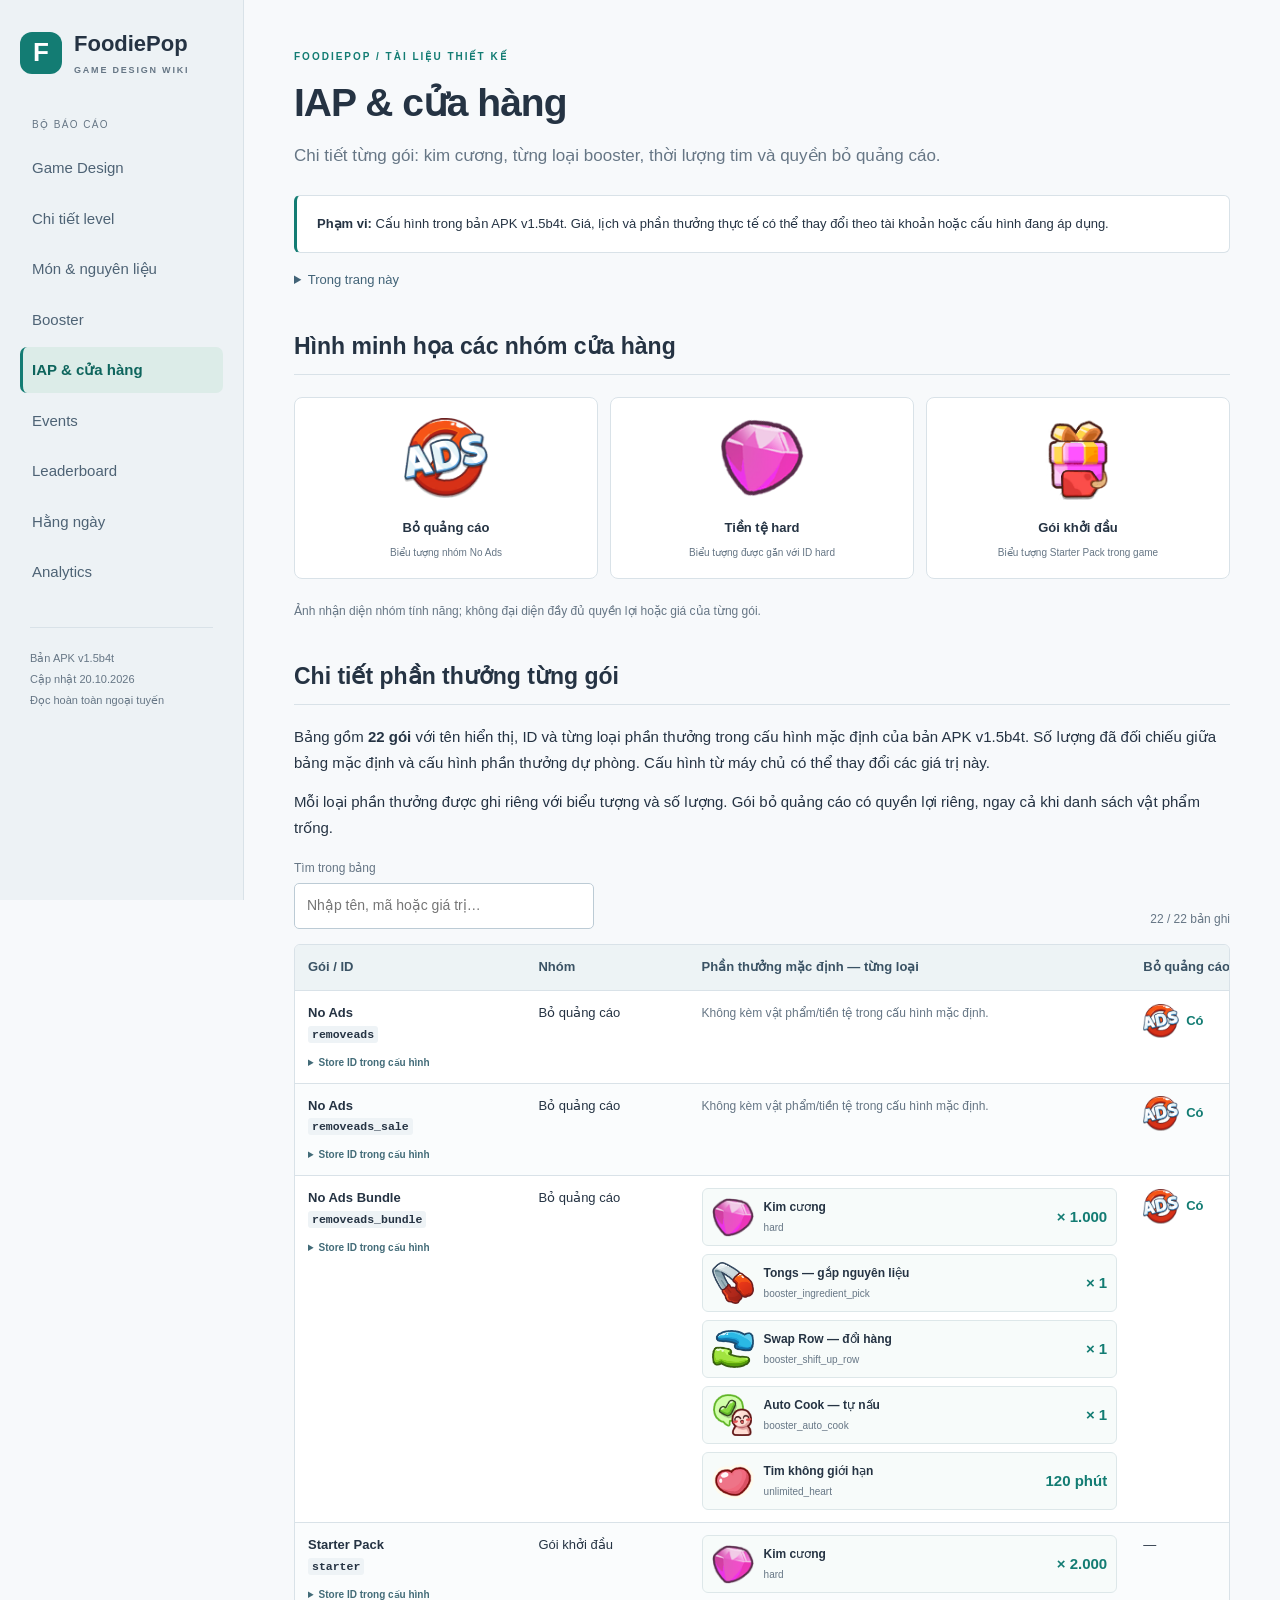
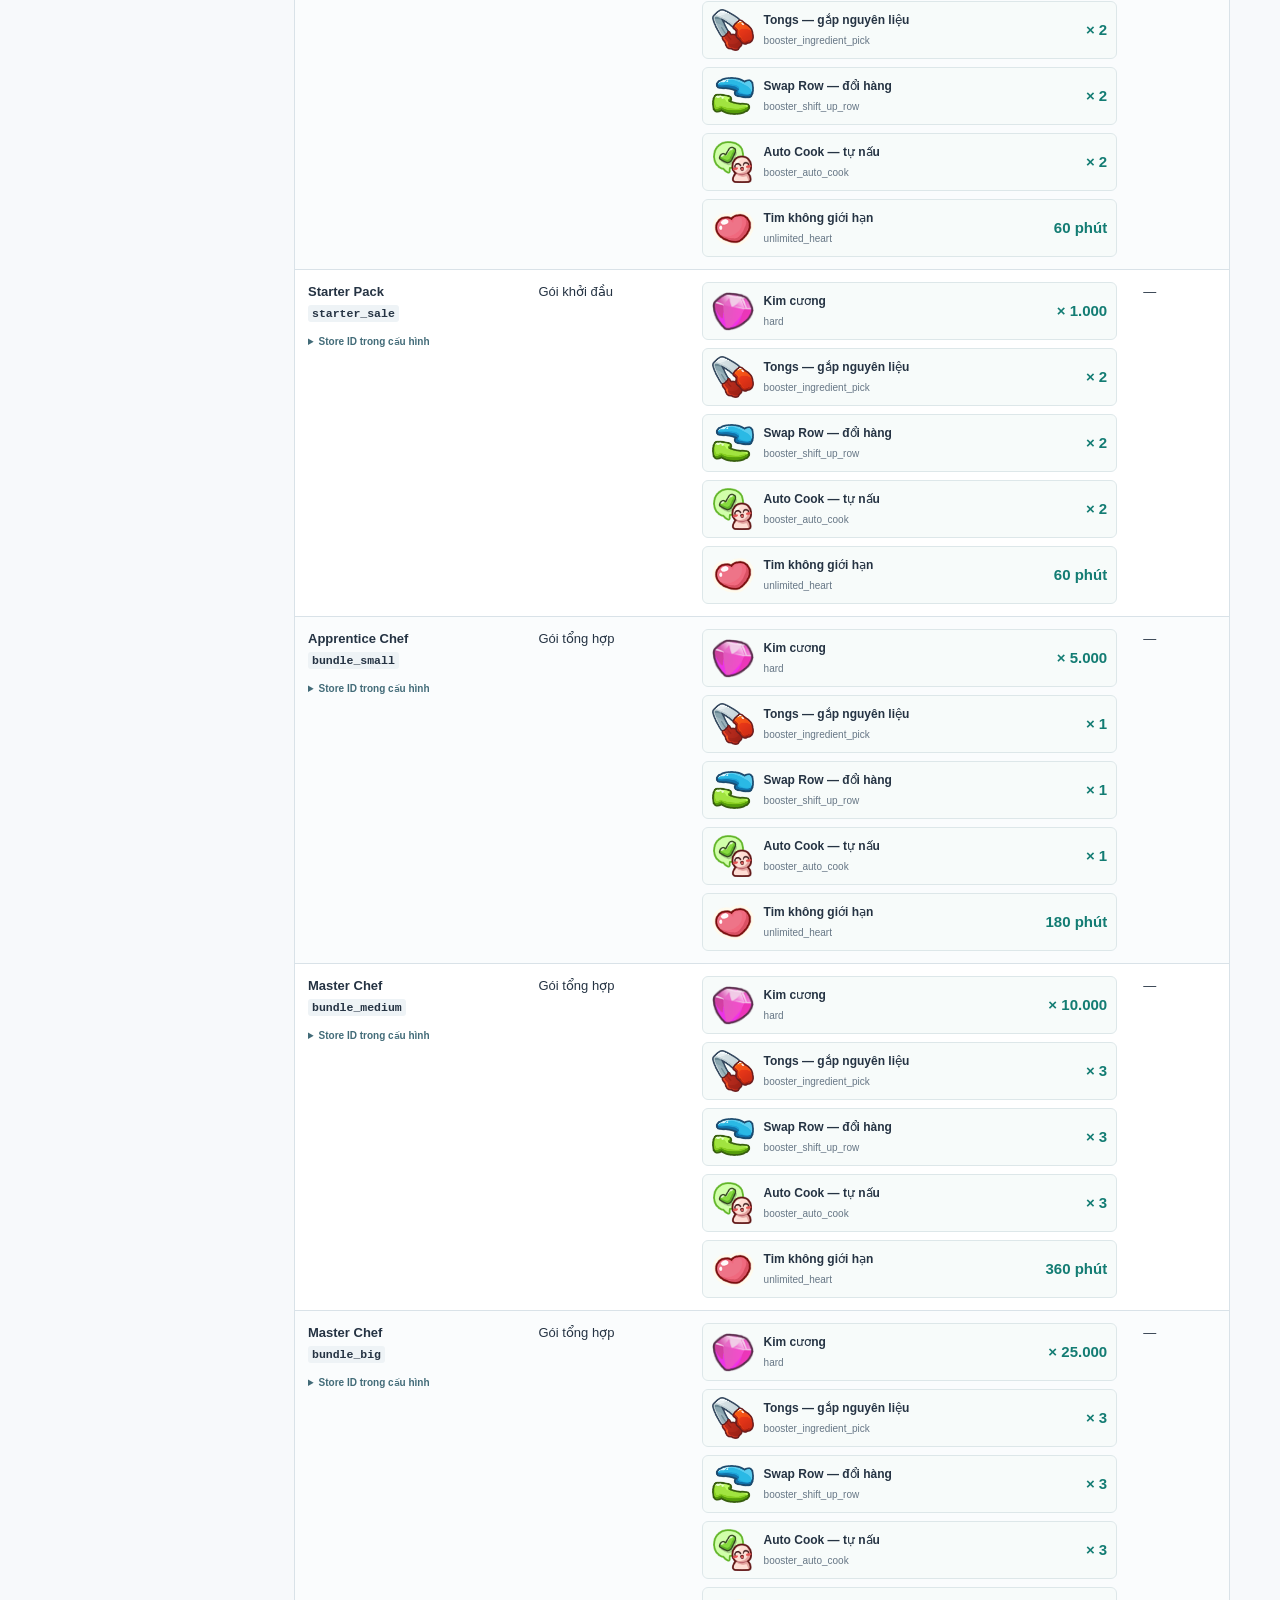
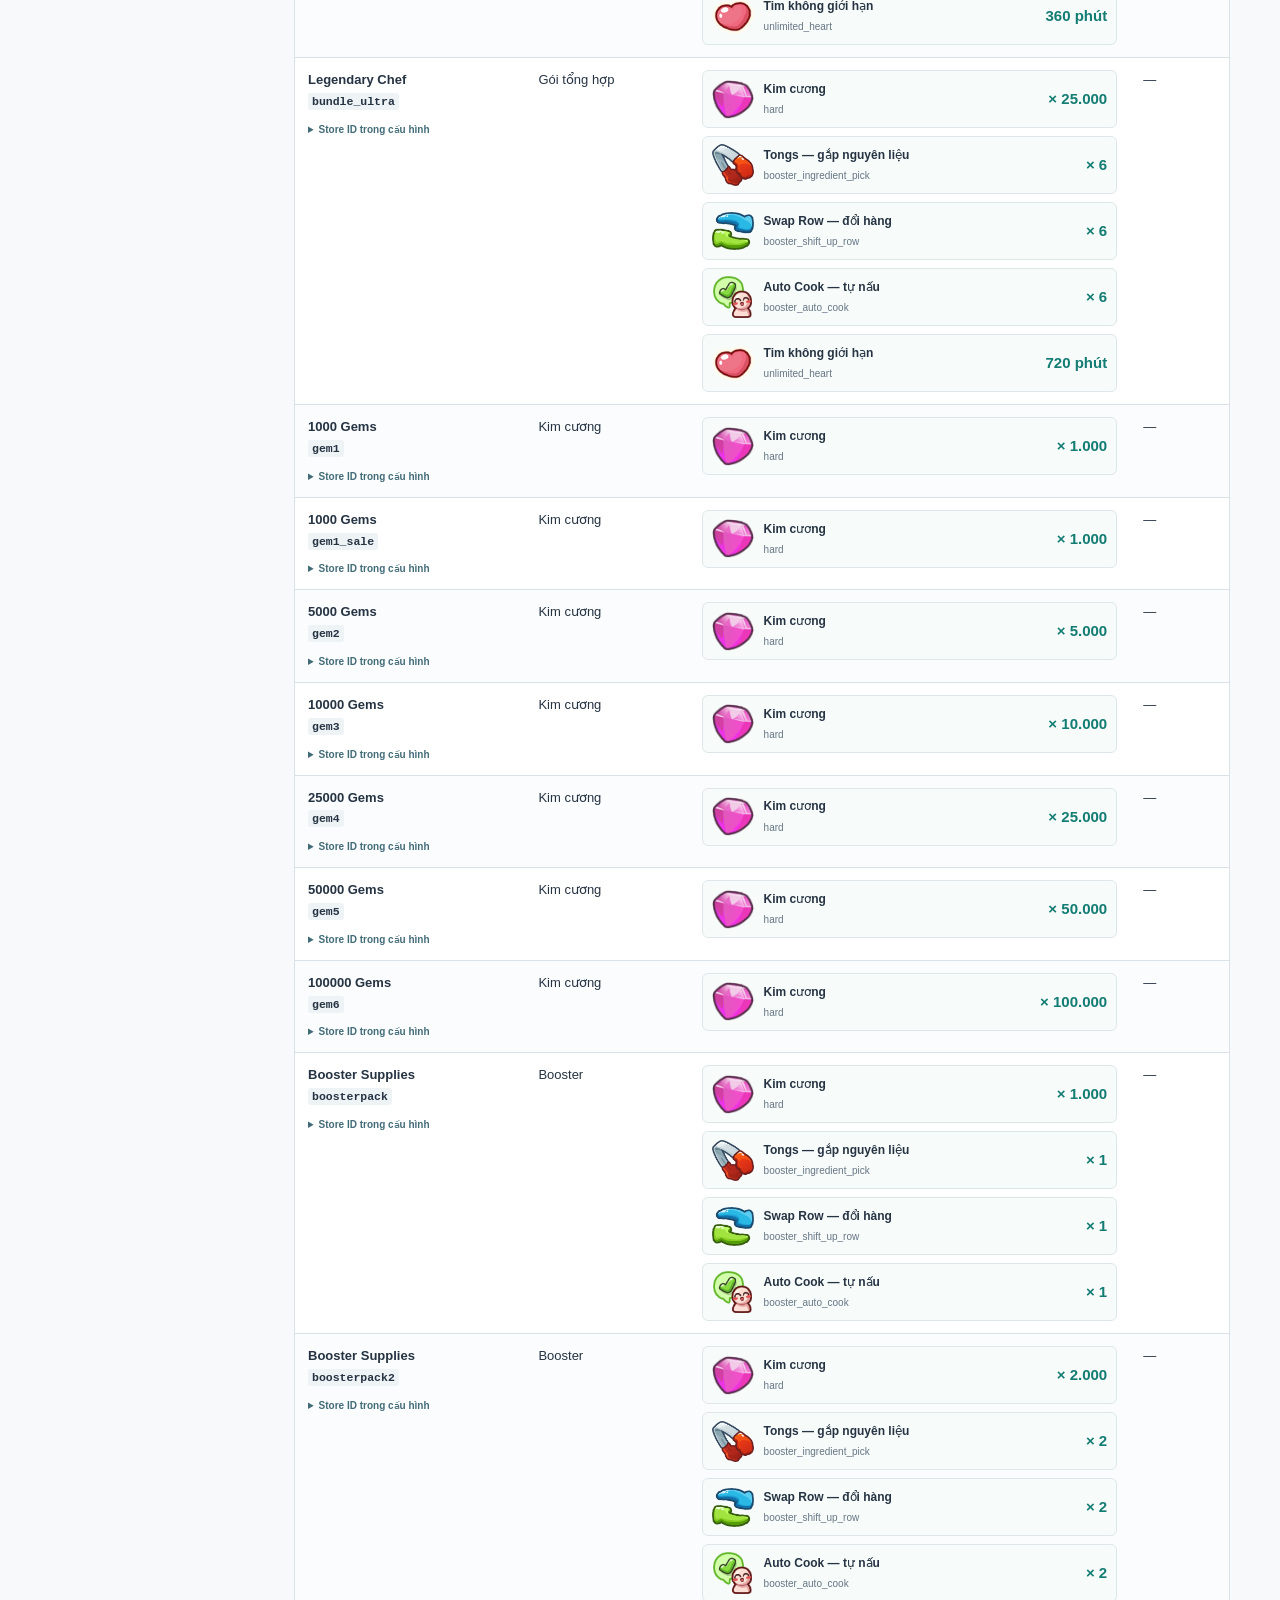
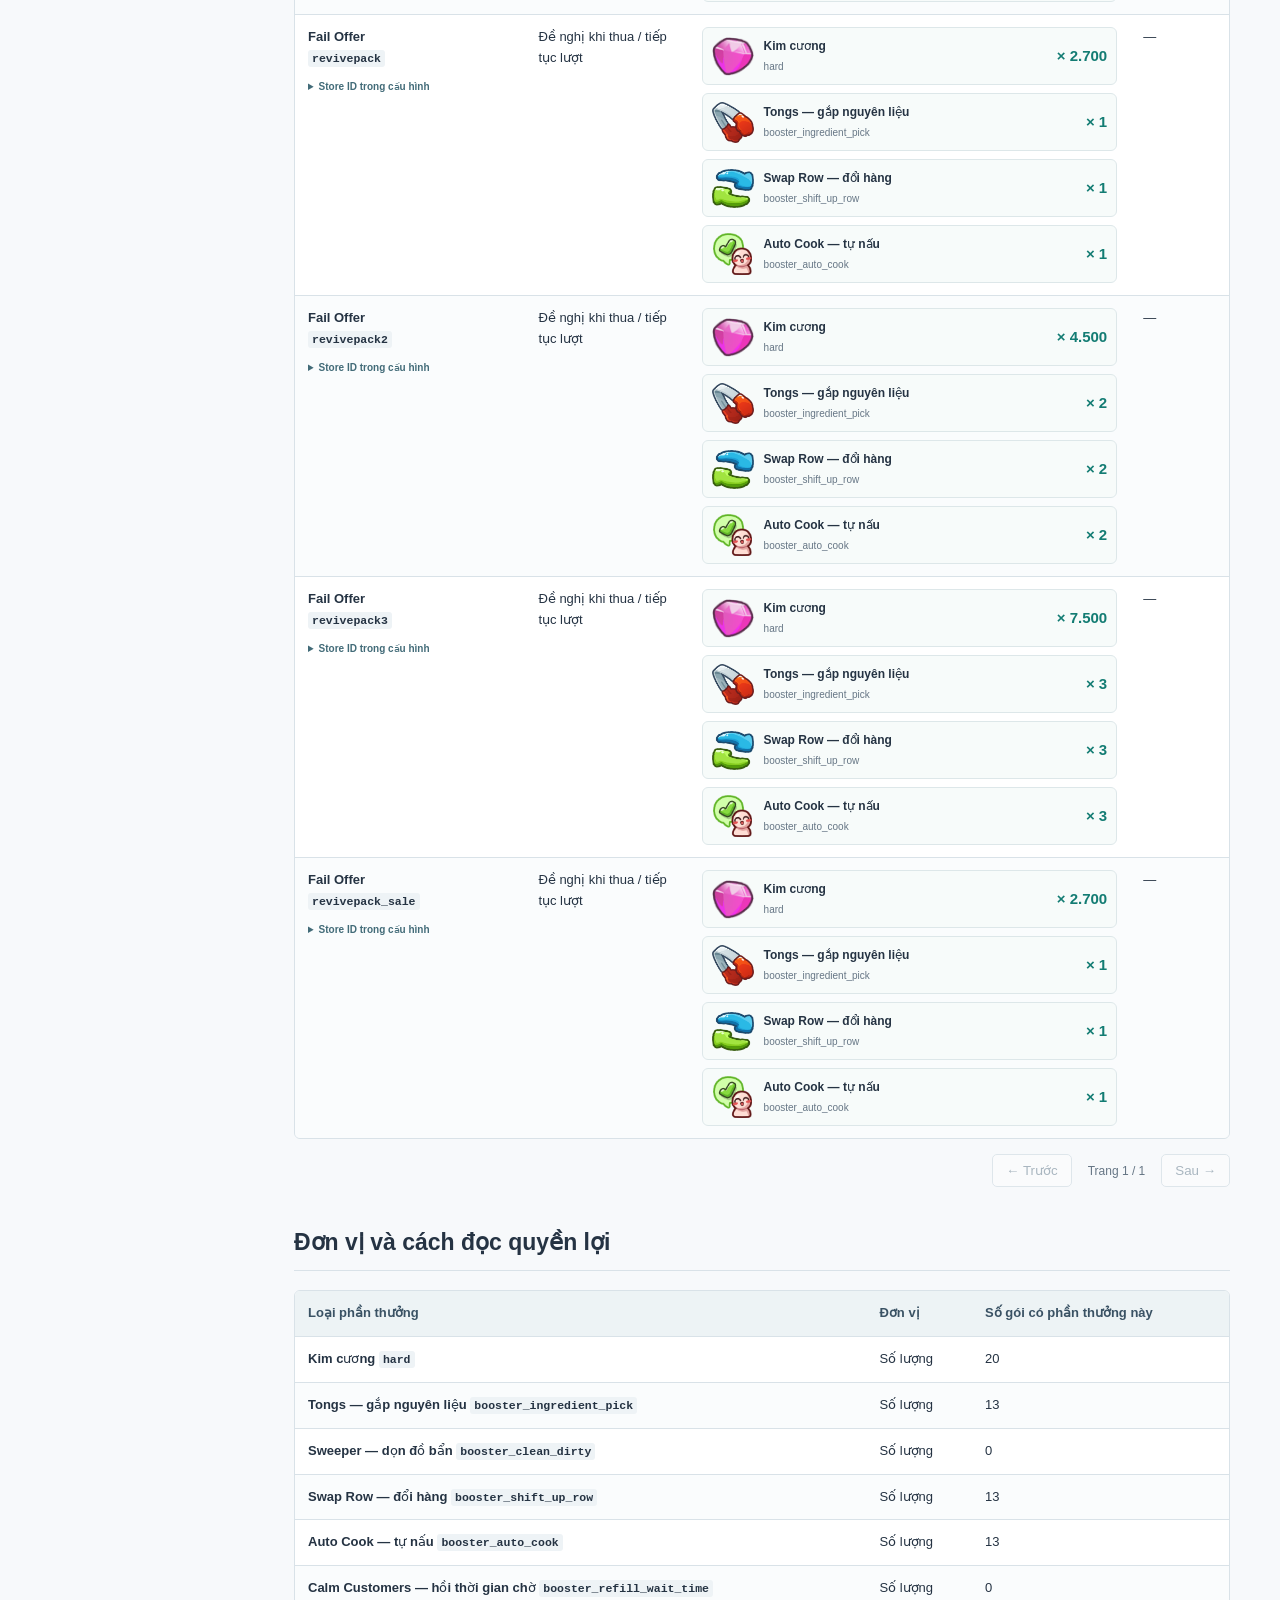
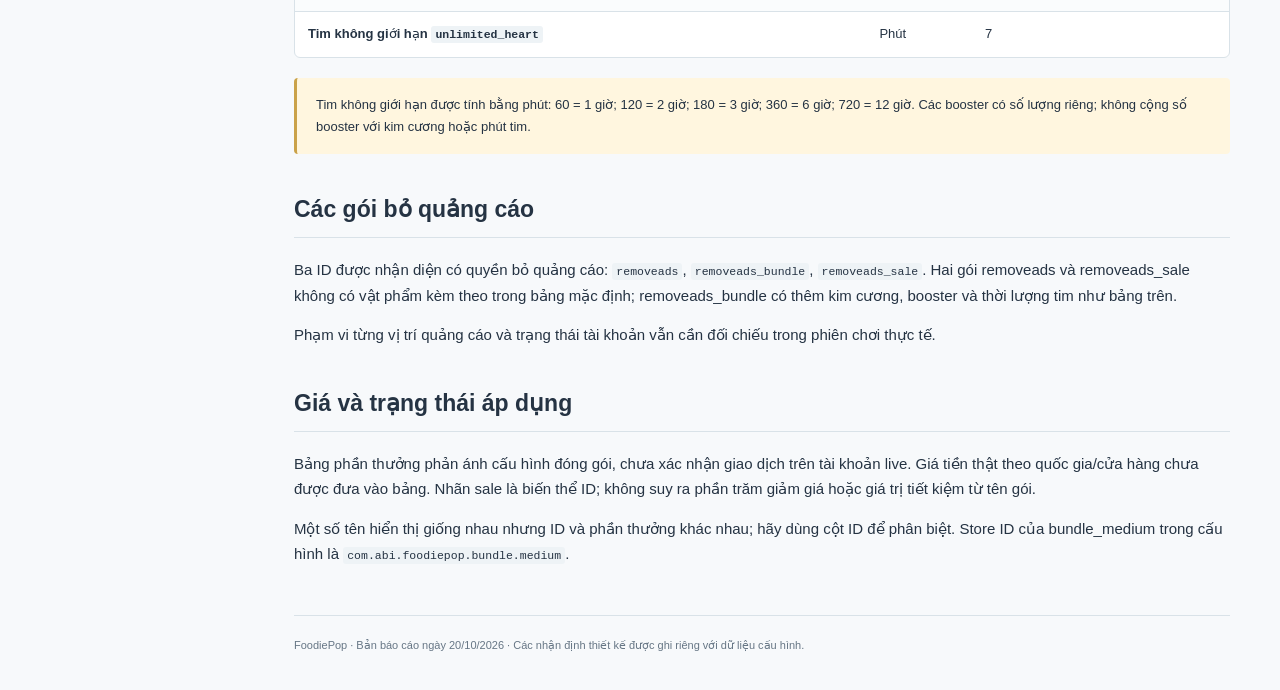
<file: IAP/IAP.html>
<!doctype html><html lang="vi"><head><meta charset="utf-8"><meta name="viewport" content="width=device-width,initial-scale=1"><title>FoodiePop — IAP & cửa hàng</title><link rel="stylesheet" href="../report.css"><script defer src="../report.js"></script></head><body><a class="skip" href="#main">Đến nội dung</a><aside><a class="brand" href="../LevelDesign.html"><span class="brand-icon">F</span><span>FoodiePop<small>GAME DESIGN WIKI</small></span></a><div class="nav-caption">BỘ BÁO CÁO</div><nav aria-label="Các phần báo cáo"><a href="../LevelDesign.html">Game Design</a><a href="../Levels/Levels.html">Chi tiết level</a><a href="../Items/Items.html">Món & nguyên liệu</a><a href="../Boosters/Boosters.html">Booster</a><a href="../IAP/IAP.html" aria-current="page">IAP & cửa hàng</a><a href="../Events/Events.html">Events</a><a href="../Leaderboard/Leaderboard.html">Leaderboard</a><a href="../Daily/Daily.html">Hằng ngày</a><a href="../Analytics/Analytics.html">Analytics</a></nav><div class="aside-footer">Bản APK v1.5b4t<br>Cập nhật 20.10.2026<br>Đọc hoàn toàn ngoại tuyến</div></aside><main id="main"><div class="eyebrow">FOODIEPOP / TÀI LIỆU THIẾT KẾ</div><h1>IAP & cửa hàng</h1><p class="lead">Chi tiết từng gói: kim cương, từng loại booster, thời lượng tim và quyền bỏ quảng cáo.</p><div class="infobox"><strong>Phạm vi:</strong> Cấu hình trong bản APK v1.5b4t. Giá, lịch và phần thưởng thực tế có thể thay đổi theo tài khoản hoặc cấu hình đang áp dụng.</div><details class="toc"><summary>Trong trang này</summary><a href="#section-1">Hình minh họa các nhóm cửa hàng</a><a href="#section-2">Chi tiết phần thưởng từng gói</a><a href="#section-3">Đơn vị và cách đọc quyền lợi</a><a href="#section-4">Các gói bỏ quảng cáo</a><a href="#section-5">Giá và trạng thái áp dụng</a></details><h2 id="section-1">Hình minh họa các nhóm cửa hàng</h2><div class="visual-cards"><figure><img class="tab-image" src="../Images/UI/no_ads.png" alt="Bỏ quảng cáo" width="84" height="84" loading="lazy"><figcaption><b>Bỏ quảng cáo</b><span>Biểu tượng nhóm No Ads</span></figcaption></figure><figure><img class="tab-image" src="../Images/UI/hard.png" alt="Tiền tệ hard" width="84" height="84" loading="lazy"><figcaption><b>Tiền tệ hard</b><span>Biểu tượng được gắn với ID hard</span></figcaption></figure><figure><img class="tab-image" src="../Images/UI/starter_pack.png" alt="Gói khởi đầu" width="84" height="84" loading="lazy"><figcaption><b>Gói khởi đầu</b><span>Biểu tượng Starter Pack trong game</span></figcaption></figure></div><p class="visual-caption">Ảnh nhận diện nhóm tính năng; không đại diện đầy đủ quyền lợi hoặc giá của từng gói.</p><h2 id="section-2">Chi tiết phần thưởng từng gói</h2><p>Bảng gồm <b>22 gói</b> với tên hiển thị, ID và từng loại phần thưởng trong cấu hình mặc định của bản APK v1.5b4t. Số lượng đã đối chiếu giữa bảng mặc định và cấu hình phần thưởng dự phòng. Cấu hình từ máy chủ có thể thay đổi các giá trị này.</p><p>Mỗi loại phần thưởng được ghi riêng với biểu tượng và số lượng. Gói bỏ quảng cáo có quyền lợi riêng, ngay cả khi danh sách vật phẩm trống.</p><section class="data-table"><div class="table-tools"><label>Tìm trong bảng <input class="search" type="search" placeholder="Nhập tên, mã hoặc giá trị…"></label><span class="result-count" aria-live="polite"></span></div><div class="scroll"><table><thead><tr><th scope="col">Gói / ID</th><th scope="col">Nhóm</th><th scope="col">Phần thưởng mặc định — từng loại</th><th scope="col">Bỏ quảng cáo</th></tr></thead><tbody><tr><td><strong>No Ads</strong><br><code>removeads</code><details class="store-id"><summary>Store ID trong cấu hình</summary><code>com.abi.foodiepop.removeads</code></details></td><td>Bỏ quảng cáo</td><td><span class="empty-pack-rewards">Không kèm vật phẩm/tiền tệ trong cấu hình mặc định.</span></td><td><span class="iap-no-ads"><img src="../Images/UI/no_ads.png" alt="Bỏ quảng cáo" width="36" height="36"><b>Có</b></span></td></tr><tr><td><strong>No Ads</strong><br><code>removeads_sale</code><details class="store-id"><summary>Store ID trong cấu hình</summary><code>com.abi.foodiepop.removeads_sale</code></details></td><td>Bỏ quảng cáo</td><td><span class="empty-pack-rewards">Không kèm vật phẩm/tiền tệ trong cấu hình mặc định.</span></td><td><span class="iap-no-ads"><img src="../Images/UI/no_ads.png" alt="Bỏ quảng cáo" width="36" height="36"><b>Có</b></span></td></tr><tr><td><strong>No Ads Bundle</strong><br><code>removeads_bundle</code><details class="store-id"><summary>Store ID trong cấu hình</summary><code>com.abi.foodiepop.removeads_bundle</code></details></td><td>Bỏ quảng cáo</td><td><div class="iap-reward-list" data-pack="removeads_bundle"><div class="iap-reward" data-reward="hard" data-quantity="1000"><img src="../Images/UI/hard.png" alt="Kim cương" width="42" height="42" loading="lazy"><span><b>Kim cương</b><small>hard</small></span><strong>× 1.000</strong></div><div class="iap-reward" data-reward="booster_ingredient_pick" data-quantity="1"><img src="../Images/UI/booster_ingredient_pick.png" alt="Tongs — gắp nguyên liệu" width="42" height="42" loading="lazy"><span><b>Tongs — gắp nguyên liệu</b><small>booster_ingredient_pick</small></span><strong>× 1</strong></div><div class="iap-reward" data-reward="booster_shift_up_row" data-quantity="1"><img src="../Images/UI/booster_shift_up_row.png" alt="Swap Row — đổi hàng" width="42" height="42" loading="lazy"><span><b>Swap Row — đổi hàng</b><small>booster_shift_up_row</small></span><strong>× 1</strong></div><div class="iap-reward" data-reward="booster_auto_cook" data-quantity="1"><img src="../Images/UI/booster_auto_cook.png" alt="Auto Cook — tự nấu" width="42" height="42" loading="lazy"><span><b>Auto Cook — tự nấu</b><small>booster_auto_cook</small></span><strong>× 1</strong></div><div class="iap-reward" data-reward="unlimited_heart" data-quantity="120"><img src="../Images/UI/heart.png" alt="Tim không giới hạn" width="42" height="42" loading="lazy"><span><b>Tim không giới hạn</b><small>unlimited_heart</small></span><strong>120 phút</strong></div></div></td><td><span class="iap-no-ads"><img src="../Images/UI/no_ads.png" alt="Bỏ quảng cáo" width="36" height="36"><b>Có</b></span></td></tr><tr><td><strong>Starter Pack</strong><br><code>starter</code><details class="store-id"><summary>Store ID trong cấu hình</summary><code>com.abi.foodiepop.starter</code></details></td><td>Gói khởi đầu</td><td><div class="iap-reward-list" data-pack="starter"><div class="iap-reward" data-reward="hard" data-quantity="2000"><img src="../Images/UI/hard.png" alt="Kim cương" width="42" height="42" loading="lazy"><span><b>Kim cương</b><small>hard</small></span><strong>× 2.000</strong></div><div class="iap-reward" data-reward="booster_ingredient_pick" data-quantity="2"><img src="../Images/UI/booster_ingredient_pick.png" alt="Tongs — gắp nguyên liệu" width="42" height="42" loading="lazy"><span><b>Tongs — gắp nguyên liệu</b><small>booster_ingredient_pick</small></span><strong>× 2</strong></div><div class="iap-reward" data-reward="booster_shift_up_row" data-quantity="2"><img src="../Images/UI/booster_shift_up_row.png" alt="Swap Row — đổi hàng" width="42" height="42" loading="lazy"><span><b>Swap Row — đổi hàng</b><small>booster_shift_up_row</small></span><strong>× 2</strong></div><div class="iap-reward" data-reward="booster_auto_cook" data-quantity="2"><img src="../Images/UI/booster_auto_cook.png" alt="Auto Cook — tự nấu" width="42" height="42" loading="lazy"><span><b>Auto Cook — tự nấu</b><small>booster_auto_cook</small></span><strong>× 2</strong></div><div class="iap-reward" data-reward="unlimited_heart" data-quantity="60"><img src="../Images/UI/heart.png" alt="Tim không giới hạn" width="42" height="42" loading="lazy"><span><b>Tim không giới hạn</b><small>unlimited_heart</small></span><strong>60 phút</strong></div></div></td><td>—</td></tr><tr><td><strong>Starter Pack</strong><br><code>starter_sale</code><details class="store-id"><summary>Store ID trong cấu hình</summary><code>com.abi.foodiepop.starter_sale</code></details></td><td>Gói khởi đầu</td><td><div class="iap-reward-list" data-pack="starter_sale"><div class="iap-reward" data-reward="hard" data-quantity="1000"><img src="../Images/UI/hard.png" alt="Kim cương" width="42" height="42" loading="lazy"><span><b>Kim cương</b><small>hard</small></span><strong>× 1.000</strong></div><div class="iap-reward" data-reward="booster_ingredient_pick" data-quantity="2"><img src="../Images/UI/booster_ingredient_pick.png" alt="Tongs — gắp nguyên liệu" width="42" height="42" loading="lazy"><span><b>Tongs — gắp nguyên liệu</b><small>booster_ingredient_pick</small></span><strong>× 2</strong></div><div class="iap-reward" data-reward="booster_shift_up_row" data-quantity="2"><img src="../Images/UI/booster_shift_up_row.png" alt="Swap Row — đổi hàng" width="42" height="42" loading="lazy"><span><b>Swap Row — đổi hàng</b><small>booster_shift_up_row</small></span><strong>× 2</strong></div><div class="iap-reward" data-reward="booster_auto_cook" data-quantity="2"><img src="../Images/UI/booster_auto_cook.png" alt="Auto Cook — tự nấu" width="42" height="42" loading="lazy"><span><b>Auto Cook — tự nấu</b><small>booster_auto_cook</small></span><strong>× 2</strong></div><div class="iap-reward" data-reward="unlimited_heart" data-quantity="60"><img src="../Images/UI/heart.png" alt="Tim không giới hạn" width="42" height="42" loading="lazy"><span><b>Tim không giới hạn</b><small>unlimited_heart</small></span><strong>60 phút</strong></div></div></td><td>—</td></tr><tr><td><strong>Apprentice Chef</strong><br><code>bundle_small</code><details class="store-id"><summary>Store ID trong cấu hình</summary><code>com.abi.foodiepop.bundle_small</code></details></td><td>Gói tổng hợp</td><td><div class="iap-reward-list" data-pack="bundle_small"><div class="iap-reward" data-reward="hard" data-quantity="5000"><img src="../Images/UI/hard.png" alt="Kim cương" width="42" height="42" loading="lazy"><span><b>Kim cương</b><small>hard</small></span><strong>× 5.000</strong></div><div class="iap-reward" data-reward="booster_ingredient_pick" data-quantity="1"><img src="../Images/UI/booster_ingredient_pick.png" alt="Tongs — gắp nguyên liệu" width="42" height="42" loading="lazy"><span><b>Tongs — gắp nguyên liệu</b><small>booster_ingredient_pick</small></span><strong>× 1</strong></div><div class="iap-reward" data-reward="booster_shift_up_row" data-quantity="1"><img src="../Images/UI/booster_shift_up_row.png" alt="Swap Row — đổi hàng" width="42" height="42" loading="lazy"><span><b>Swap Row — đổi hàng</b><small>booster_shift_up_row</small></span><strong>× 1</strong></div><div class="iap-reward" data-reward="booster_auto_cook" data-quantity="1"><img src="../Images/UI/booster_auto_cook.png" alt="Auto Cook — tự nấu" width="42" height="42" loading="lazy"><span><b>Auto Cook — tự nấu</b><small>booster_auto_cook</small></span><strong>× 1</strong></div><div class="iap-reward" data-reward="unlimited_heart" data-quantity="180"><img src="../Images/UI/heart.png" alt="Tim không giới hạn" width="42" height="42" loading="lazy"><span><b>Tim không giới hạn</b><small>unlimited_heart</small></span><strong>180 phút</strong></div></div></td><td>—</td></tr><tr><td><strong>Master Chef</strong><br><code>bundle_medium</code><details class="store-id"><summary>Store ID trong cấu hình</summary><code>com.abi.foodiepop.bundle.medium</code></details></td><td>Gói tổng hợp</td><td><div class="iap-reward-list" data-pack="bundle_medium"><div class="iap-reward" data-reward="hard" data-quantity="10000"><img src="../Images/UI/hard.png" alt="Kim cương" width="42" height="42" loading="lazy"><span><b>Kim cương</b><small>hard</small></span><strong>× 10.000</strong></div><div class="iap-reward" data-reward="booster_ingredient_pick" data-quantity="3"><img src="../Images/UI/booster_ingredient_pick.png" alt="Tongs — gắp nguyên liệu" width="42" height="42" loading="lazy"><span><b>Tongs — gắp nguyên liệu</b><small>booster_ingredient_pick</small></span><strong>× 3</strong></div><div class="iap-reward" data-reward="booster_shift_up_row" data-quantity="3"><img src="../Images/UI/booster_shift_up_row.png" alt="Swap Row — đổi hàng" width="42" height="42" loading="lazy"><span><b>Swap Row — đổi hàng</b><small>booster_shift_up_row</small></span><strong>× 3</strong></div><div class="iap-reward" data-reward="booster_auto_cook" data-quantity="3"><img src="../Images/UI/booster_auto_cook.png" alt="Auto Cook — tự nấu" width="42" height="42" loading="lazy"><span><b>Auto Cook — tự nấu</b><small>booster_auto_cook</small></span><strong>× 3</strong></div><div class="iap-reward" data-reward="unlimited_heart" data-quantity="360"><img src="../Images/UI/heart.png" alt="Tim không giới hạn" width="42" height="42" loading="lazy"><span><b>Tim không giới hạn</b><small>unlimited_heart</small></span><strong>360 phút</strong></div></div></td><td>—</td></tr><tr><td><strong>Master Chef</strong><br><code>bundle_big</code><details class="store-id"><summary>Store ID trong cấu hình</summary><code>com.abi.foodiepop.bundle_big</code></details></td><td>Gói tổng hợp</td><td><div class="iap-reward-list" data-pack="bundle_big"><div class="iap-reward" data-reward="hard" data-quantity="25000"><img src="../Images/UI/hard.png" alt="Kim cương" width="42" height="42" loading="lazy"><span><b>Kim cương</b><small>hard</small></span><strong>× 25.000</strong></div><div class="iap-reward" data-reward="booster_ingredient_pick" data-quantity="3"><img src="../Images/UI/booster_ingredient_pick.png" alt="Tongs — gắp nguyên liệu" width="42" height="42" loading="lazy"><span><b>Tongs — gắp nguyên liệu</b><small>booster_ingredient_pick</small></span><strong>× 3</strong></div><div class="iap-reward" data-reward="booster_shift_up_row" data-quantity="3"><img src="../Images/UI/booster_shift_up_row.png" alt="Swap Row — đổi hàng" width="42" height="42" loading="lazy"><span><b>Swap Row — đổi hàng</b><small>booster_shift_up_row</small></span><strong>× 3</strong></div><div class="iap-reward" data-reward="booster_auto_cook" data-quantity="3"><img src="../Images/UI/booster_auto_cook.png" alt="Auto Cook — tự nấu" width="42" height="42" loading="lazy"><span><b>Auto Cook — tự nấu</b><small>booster_auto_cook</small></span><strong>× 3</strong></div><div class="iap-reward" data-reward="unlimited_heart" data-quantity="360"><img src="../Images/UI/heart.png" alt="Tim không giới hạn" width="42" height="42" loading="lazy"><span><b>Tim không giới hạn</b><small>unlimited_heart</small></span><strong>360 phút</strong></div></div></td><td>—</td></tr><tr><td><strong>Legendary Chef</strong><br><code>bundle_ultra</code><details class="store-id"><summary>Store ID trong cấu hình</summary><code>com.abi.foodiepop.bundle_ultra</code></details></td><td>Gói tổng hợp</td><td><div class="iap-reward-list" data-pack="bundle_ultra"><div class="iap-reward" data-reward="hard" data-quantity="25000"><img src="../Images/UI/hard.png" alt="Kim cương" width="42" height="42" loading="lazy"><span><b>Kim cương</b><small>hard</small></span><strong>× 25.000</strong></div><div class="iap-reward" data-reward="booster_ingredient_pick" data-quantity="6"><img src="../Images/UI/booster_ingredient_pick.png" alt="Tongs — gắp nguyên liệu" width="42" height="42" loading="lazy"><span><b>Tongs — gắp nguyên liệu</b><small>booster_ingredient_pick</small></span><strong>× 6</strong></div><div class="iap-reward" data-reward="booster_shift_up_row" data-quantity="6"><img src="../Images/UI/booster_shift_up_row.png" alt="Swap Row — đổi hàng" width="42" height="42" loading="lazy"><span><b>Swap Row — đổi hàng</b><small>booster_shift_up_row</small></span><strong>× 6</strong></div><div class="iap-reward" data-reward="booster_auto_cook" data-quantity="6"><img src="../Images/UI/booster_auto_cook.png" alt="Auto Cook — tự nấu" width="42" height="42" loading="lazy"><span><b>Auto Cook — tự nấu</b><small>booster_auto_cook</small></span><strong>× 6</strong></div><div class="iap-reward" data-reward="unlimited_heart" data-quantity="720"><img src="../Images/UI/heart.png" alt="Tim không giới hạn" width="42" height="42" loading="lazy"><span><b>Tim không giới hạn</b><small>unlimited_heart</small></span><strong>720 phút</strong></div></div></td><td>—</td></tr><tr><td><strong>1000 Gems</strong><br><code>gem1</code><details class="store-id"><summary>Store ID trong cấu hình</summary><code>com.abi.foodiepop.gem1</code></details></td><td>Kim cương</td><td><div class="iap-reward-list" data-pack="gem1"><div class="iap-reward" data-reward="hard" data-quantity="1000"><img src="../Images/UI/hard.png" alt="Kim cương" width="42" height="42" loading="lazy"><span><b>Kim cương</b><small>hard</small></span><strong>× 1.000</strong></div></div></td><td>—</td></tr><tr><td><strong>1000 Gems</strong><br><code>gem1_sale</code><details class="store-id"><summary>Store ID trong cấu hình</summary><code>com.abi.foodiepop.gem1_sale</code></details></td><td>Kim cương</td><td><div class="iap-reward-list" data-pack="gem1_sale"><div class="iap-reward" data-reward="hard" data-quantity="1000"><img src="../Images/UI/hard.png" alt="Kim cương" width="42" height="42" loading="lazy"><span><b>Kim cương</b><small>hard</small></span><strong>× 1.000</strong></div></div></td><td>—</td></tr><tr><td><strong>5000 Gems</strong><br><code>gem2</code><details class="store-id"><summary>Store ID trong cấu hình</summary><code>com.abi.foodiepop.gem2</code></details></td><td>Kim cương</td><td><div class="iap-reward-list" data-pack="gem2"><div class="iap-reward" data-reward="hard" data-quantity="5000"><img src="../Images/UI/hard.png" alt="Kim cương" width="42" height="42" loading="lazy"><span><b>Kim cương</b><small>hard</small></span><strong>× 5.000</strong></div></div></td><td>—</td></tr><tr><td><strong>10000 Gems</strong><br><code>gem3</code><details class="store-id"><summary>Store ID trong cấu hình</summary><code>com.abi.foodiepop.gem3</code></details></td><td>Kim cương</td><td><div class="iap-reward-list" data-pack="gem3"><div class="iap-reward" data-reward="hard" data-quantity="10000"><img src="../Images/UI/hard.png" alt="Kim cương" width="42" height="42" loading="lazy"><span><b>Kim cương</b><small>hard</small></span><strong>× 10.000</strong></div></div></td><td>—</td></tr><tr><td><strong>25000 Gems</strong><br><code>gem4</code><details class="store-id"><summary>Store ID trong cấu hình</summary><code>com.abi.foodiepop.gem4</code></details></td><td>Kim cương</td><td><div class="iap-reward-list" data-pack="gem4"><div class="iap-reward" data-reward="hard" data-quantity="25000"><img src="../Images/UI/hard.png" alt="Kim cương" width="42" height="42" loading="lazy"><span><b>Kim cương</b><small>hard</small></span><strong>× 25.000</strong></div></div></td><td>—</td></tr><tr><td><strong>50000 Gems</strong><br><code>gem5</code><details class="store-id"><summary>Store ID trong cấu hình</summary><code>com.abi.foodiepop.gem5</code></details></td><td>Kim cương</td><td><div class="iap-reward-list" data-pack="gem5"><div class="iap-reward" data-reward="hard" data-quantity="50000"><img src="../Images/UI/hard.png" alt="Kim cương" width="42" height="42" loading="lazy"><span><b>Kim cương</b><small>hard</small></span><strong>× 50.000</strong></div></div></td><td>—</td></tr><tr><td><strong>100000 Gems</strong><br><code>gem6</code><details class="store-id"><summary>Store ID trong cấu hình</summary><code>com.abi.foodiepop.gem6</code></details></td><td>Kim cương</td><td><div class="iap-reward-list" data-pack="gem6"><div class="iap-reward" data-reward="hard" data-quantity="100000"><img src="../Images/UI/hard.png" alt="Kim cương" width="42" height="42" loading="lazy"><span><b>Kim cương</b><small>hard</small></span><strong>× 100.000</strong></div></div></td><td>—</td></tr><tr><td><strong>Booster Supplies</strong><br><code>boosterpack</code><details class="store-id"><summary>Store ID trong cấu hình</summary><code>com.abi.foodiepop.boosterpack</code></details></td><td>Booster</td><td><div class="iap-reward-list" data-pack="boosterpack"><div class="iap-reward" data-reward="hard" data-quantity="1000"><img src="../Images/UI/hard.png" alt="Kim cương" width="42" height="42" loading="lazy"><span><b>Kim cương</b><small>hard</small></span><strong>× 1.000</strong></div><div class="iap-reward" data-reward="booster_ingredient_pick" data-quantity="1"><img src="../Images/UI/booster_ingredient_pick.png" alt="Tongs — gắp nguyên liệu" width="42" height="42" loading="lazy"><span><b>Tongs — gắp nguyên liệu</b><small>booster_ingredient_pick</small></span><strong>× 1</strong></div><div class="iap-reward" data-reward="booster_shift_up_row" data-quantity="1"><img src="../Images/UI/booster_shift_up_row.png" alt="Swap Row — đổi hàng" width="42" height="42" loading="lazy"><span><b>Swap Row — đổi hàng</b><small>booster_shift_up_row</small></span><strong>× 1</strong></div><div class="iap-reward" data-reward="booster_auto_cook" data-quantity="1"><img src="../Images/UI/booster_auto_cook.png" alt="Auto Cook — tự nấu" width="42" height="42" loading="lazy"><span><b>Auto Cook — tự nấu</b><small>booster_auto_cook</small></span><strong>× 1</strong></div></div></td><td>—</td></tr><tr><td><strong>Booster Supplies</strong><br><code>boosterpack2</code><details class="store-id"><summary>Store ID trong cấu hình</summary><code>com.abi.foodiepop.boosterpack2</code></details></td><td>Booster</td><td><div class="iap-reward-list" data-pack="boosterpack2"><div class="iap-reward" data-reward="hard" data-quantity="2000"><img src="../Images/UI/hard.png" alt="Kim cương" width="42" height="42" loading="lazy"><span><b>Kim cương</b><small>hard</small></span><strong>× 2.000</strong></div><div class="iap-reward" data-reward="booster_ingredient_pick" data-quantity="2"><img src="../Images/UI/booster_ingredient_pick.png" alt="Tongs — gắp nguyên liệu" width="42" height="42" loading="lazy"><span><b>Tongs — gắp nguyên liệu</b><small>booster_ingredient_pick</small></span><strong>× 2</strong></div><div class="iap-reward" data-reward="booster_shift_up_row" data-quantity="2"><img src="../Images/UI/booster_shift_up_row.png" alt="Swap Row — đổi hàng" width="42" height="42" loading="lazy"><span><b>Swap Row — đổi hàng</b><small>booster_shift_up_row</small></span><strong>× 2</strong></div><div class="iap-reward" data-reward="booster_auto_cook" data-quantity="2"><img src="../Images/UI/booster_auto_cook.png" alt="Auto Cook — tự nấu" width="42" height="42" loading="lazy"><span><b>Auto Cook — tự nấu</b><small>booster_auto_cook</small></span><strong>× 2</strong></div></div></td><td>—</td></tr><tr><td><strong>Fail Offer</strong><br><code>revivepack</code><details class="store-id"><summary>Store ID trong cấu hình</summary><code>com.abi.foodiepop.revivepack</code></details></td><td>Đề nghị khi thua / tiếp tục lượt</td><td><div class="iap-reward-list" data-pack="revivepack"><div class="iap-reward" data-reward="hard" data-quantity="2700"><img src="../Images/UI/hard.png" alt="Kim cương" width="42" height="42" loading="lazy"><span><b>Kim cương</b><small>hard</small></span><strong>× 2.700</strong></div><div class="iap-reward" data-reward="booster_ingredient_pick" data-quantity="1"><img src="../Images/UI/booster_ingredient_pick.png" alt="Tongs — gắp nguyên liệu" width="42" height="42" loading="lazy"><span><b>Tongs — gắp nguyên liệu</b><small>booster_ingredient_pick</small></span><strong>× 1</strong></div><div class="iap-reward" data-reward="booster_shift_up_row" data-quantity="1"><img src="../Images/UI/booster_shift_up_row.png" alt="Swap Row — đổi hàng" width="42" height="42" loading="lazy"><span><b>Swap Row — đổi hàng</b><small>booster_shift_up_row</small></span><strong>× 1</strong></div><div class="iap-reward" data-reward="booster_auto_cook" data-quantity="1"><img src="../Images/UI/booster_auto_cook.png" alt="Auto Cook — tự nấu" width="42" height="42" loading="lazy"><span><b>Auto Cook — tự nấu</b><small>booster_auto_cook</small></span><strong>× 1</strong></div></div></td><td>—</td></tr><tr><td><strong>Fail Offer</strong><br><code>revivepack2</code><details class="store-id"><summary>Store ID trong cấu hình</summary><code>com.abi.foodiepop.revivepack2</code></details></td><td>Đề nghị khi thua / tiếp tục lượt</td><td><div class="iap-reward-list" data-pack="revivepack2"><div class="iap-reward" data-reward="hard" data-quantity="4500"><img src="../Images/UI/hard.png" alt="Kim cương" width="42" height="42" loading="lazy"><span><b>Kim cương</b><small>hard</small></span><strong>× 4.500</strong></div><div class="iap-reward" data-reward="booster_ingredient_pick" data-quantity="2"><img src="../Images/UI/booster_ingredient_pick.png" alt="Tongs — gắp nguyên liệu" width="42" height="42" loading="lazy"><span><b>Tongs — gắp nguyên liệu</b><small>booster_ingredient_pick</small></span><strong>× 2</strong></div><div class="iap-reward" data-reward="booster_shift_up_row" data-quantity="2"><img src="../Images/UI/booster_shift_up_row.png" alt="Swap Row — đổi hàng" width="42" height="42" loading="lazy"><span><b>Swap Row — đổi hàng</b><small>booster_shift_up_row</small></span><strong>× 2</strong></div><div class="iap-reward" data-reward="booster_auto_cook" data-quantity="2"><img src="../Images/UI/booster_auto_cook.png" alt="Auto Cook — tự nấu" width="42" height="42" loading="lazy"><span><b>Auto Cook — tự nấu</b><small>booster_auto_cook</small></span><strong>× 2</strong></div></div></td><td>—</td></tr><tr><td><strong>Fail Offer</strong><br><code>revivepack3</code><details class="store-id"><summary>Store ID trong cấu hình</summary><code>com.abi.foodiepop.revivepack3</code></details></td><td>Đề nghị khi thua / tiếp tục lượt</td><td><div class="iap-reward-list" data-pack="revivepack3"><div class="iap-reward" data-reward="hard" data-quantity="7500"><img src="../Images/UI/hard.png" alt="Kim cương" width="42" height="42" loading="lazy"><span><b>Kim cương</b><small>hard</small></span><strong>× 7.500</strong></div><div class="iap-reward" data-reward="booster_ingredient_pick" data-quantity="3"><img src="../Images/UI/booster_ingredient_pick.png" alt="Tongs — gắp nguyên liệu" width="42" height="42" loading="lazy"><span><b>Tongs — gắp nguyên liệu</b><small>booster_ingredient_pick</small></span><strong>× 3</strong></div><div class="iap-reward" data-reward="booster_shift_up_row" data-quantity="3"><img src="../Images/UI/booster_shift_up_row.png" alt="Swap Row — đổi hàng" width="42" height="42" loading="lazy"><span><b>Swap Row — đổi hàng</b><small>booster_shift_up_row</small></span><strong>× 3</strong></div><div class="iap-reward" data-reward="booster_auto_cook" data-quantity="3"><img src="../Images/UI/booster_auto_cook.png" alt="Auto Cook — tự nấu" width="42" height="42" loading="lazy"><span><b>Auto Cook — tự nấu</b><small>booster_auto_cook</small></span><strong>× 3</strong></div></div></td><td>—</td></tr><tr><td><strong>Fail Offer</strong><br><code>revivepack_sale</code><details class="store-id"><summary>Store ID trong cấu hình</summary><code>com.abi.foodiepop.revivepack_sale</code></details></td><td>Đề nghị khi thua / tiếp tục lượt</td><td><div class="iap-reward-list" data-pack="revivepack_sale"><div class="iap-reward" data-reward="hard" data-quantity="2700"><img src="../Images/UI/hard.png" alt="Kim cương" width="42" height="42" loading="lazy"><span><b>Kim cương</b><small>hard</small></span><strong>× 2.700</strong></div><div class="iap-reward" data-reward="booster_ingredient_pick" data-quantity="1"><img src="../Images/UI/booster_ingredient_pick.png" alt="Tongs — gắp nguyên liệu" width="42" height="42" loading="lazy"><span><b>Tongs — gắp nguyên liệu</b><small>booster_ingredient_pick</small></span><strong>× 1</strong></div><div class="iap-reward" data-reward="booster_shift_up_row" data-quantity="1"><img src="../Images/UI/booster_shift_up_row.png" alt="Swap Row — đổi hàng" width="42" height="42" loading="lazy"><span><b>Swap Row — đổi hàng</b><small>booster_shift_up_row</small></span><strong>× 1</strong></div><div class="iap-reward" data-reward="booster_auto_cook" data-quantity="1"><img src="../Images/UI/booster_auto_cook.png" alt="Auto Cook — tự nấu" width="42" height="42" loading="lazy"><span><b>Auto Cook — tự nấu</b><small>booster_auto_cook</small></span><strong>× 1</strong></div></div></td><td>—</td></tr></tbody></table></div><div class="pager"><button class="prev">← Trước</button><span class="page-count" aria-live="polite"></span><button class="next">Sau →</button></div></section><h2 id="section-3">Đơn vị và cách đọc quyền lợi</h2><section class="data-table"><div class="scroll"><table><thead><tr><th scope="col">Loại phần thưởng</th><th scope="col">Đơn vị</th><th scope="col">Số gói có phần thưởng này</th></tr></thead><tbody><tr><td>Kim cương <code>hard</code></td><td>Số lượng</td><td>20</td></tr><tr><td>Tongs — gắp nguyên liệu <code>booster_ingredient_pick</code></td><td>Số lượng</td><td>13</td></tr><tr><td>Sweeper — dọn đồ bẩn <code>booster_clean_dirty</code></td><td>Số lượng</td><td>0</td></tr><tr><td>Swap Row — đổi hàng <code>booster_shift_up_row</code></td><td>Số lượng</td><td>13</td></tr><tr><td>Auto Cook — tự nấu <code>booster_auto_cook</code></td><td>Số lượng</td><td>13</td></tr><tr><td>Calm Customers — hồi thời gian chờ <code>booster_refill_wait_time</code></td><td>Số lượng</td><td>0</td></tr><tr><td>Tim không giới hạn <code>unlimited_heart</code></td><td>Phút</td><td>7</td></tr></tbody></table></div></section><div class="note">Tim không giới hạn được tính bằng phút: 60 = 1 giờ; 120 = 2 giờ; 180 = 3 giờ; 360 = 6 giờ; 720 = 12 giờ. Các booster có số lượng riêng; không cộng số booster với kim cương hoặc phút tim.</div><h2 id="section-4">Các gói bỏ quảng cáo</h2><p>Ba ID được nhận diện có quyền bỏ quảng cáo: <code>removeads</code>, <code>removeads_bundle</code>, <code>removeads_sale</code>. Hai gói removeads và removeads_sale không có vật phẩm kèm theo trong bảng mặc định; removeads_bundle có thêm kim cương, booster và thời lượng tim như bảng trên.</p><p>Phạm vi từng vị trí quảng cáo và trạng thái tài khoản vẫn cần đối chiếu trong phiên chơi thực tế.</p><h2 id="section-5">Giá và trạng thái áp dụng</h2><p>Bảng phần thưởng phản ánh cấu hình đóng gói, chưa xác nhận giao dịch trên tài khoản live. Giá tiền thật theo quốc gia/cửa hàng chưa được đưa vào bảng. Nhãn sale là biến thể ID; không suy ra phần trăm giảm giá hoặc giá trị tiết kiệm từ tên gói.</p><p>Một số tên hiển thị giống nhau nhưng ID và phần thưởng khác nhau; hãy dùng cột ID để phân biệt. Store ID của bundle_medium trong cấu hình là <code>com.abi.foodiepop.bundle.medium</code>.</p><footer>FoodiePop · Bản báo cáo ngày 20/10/2026 · Các nhận định thiết kế được ghi riêng với dữ liệu cấu hình.</footer></main></body></html>
</file>
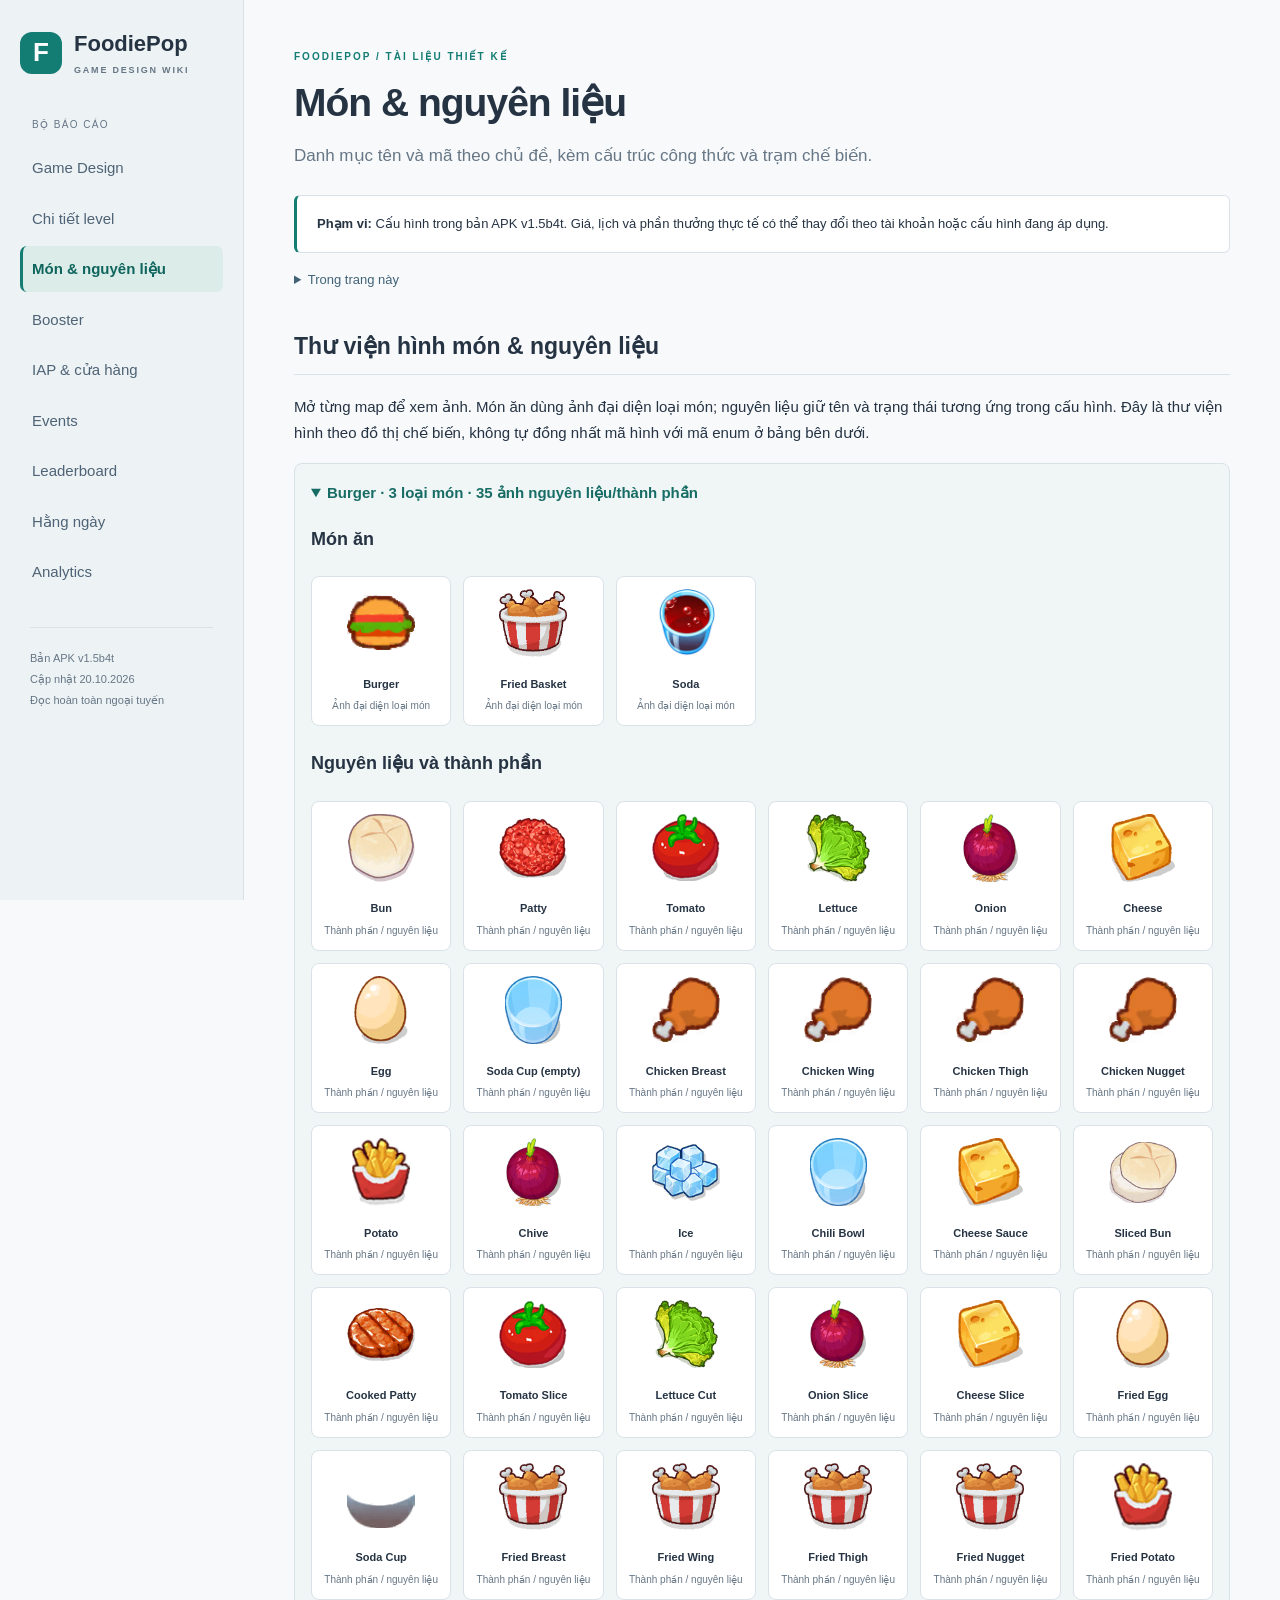
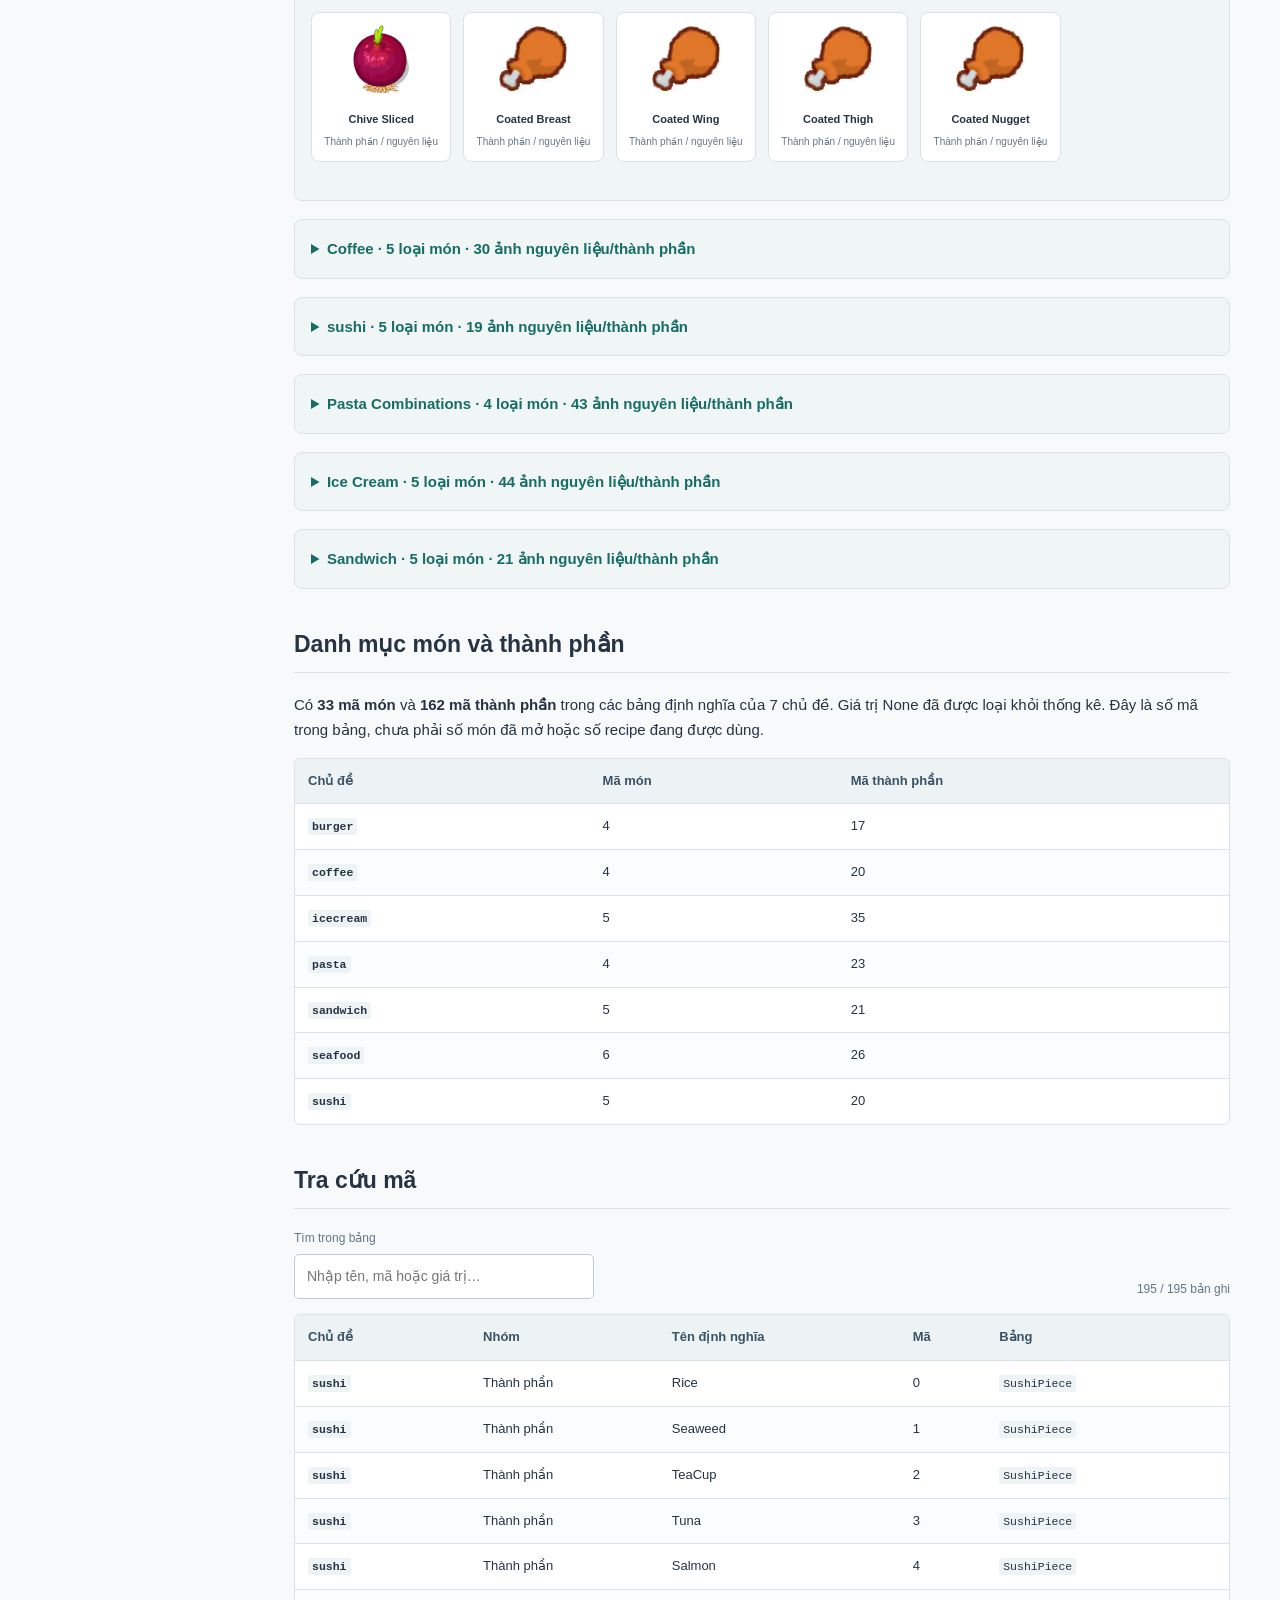
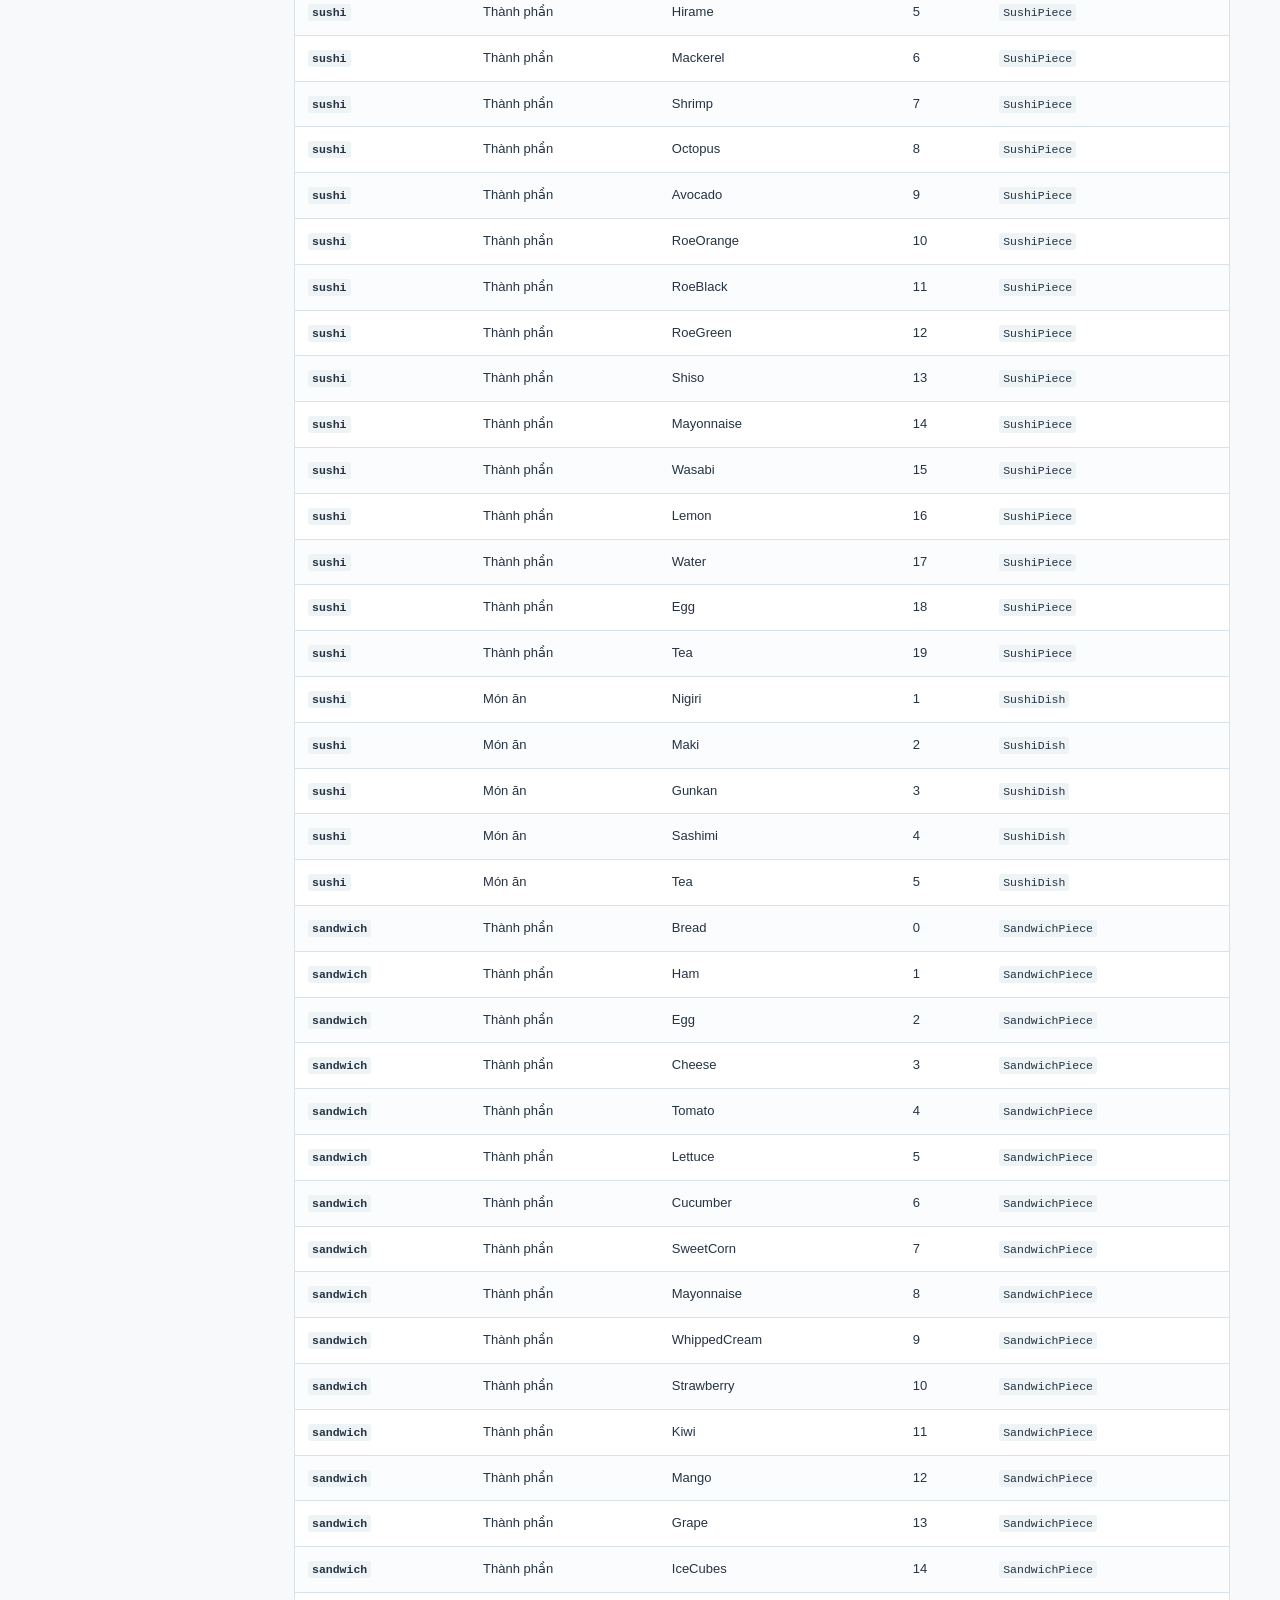
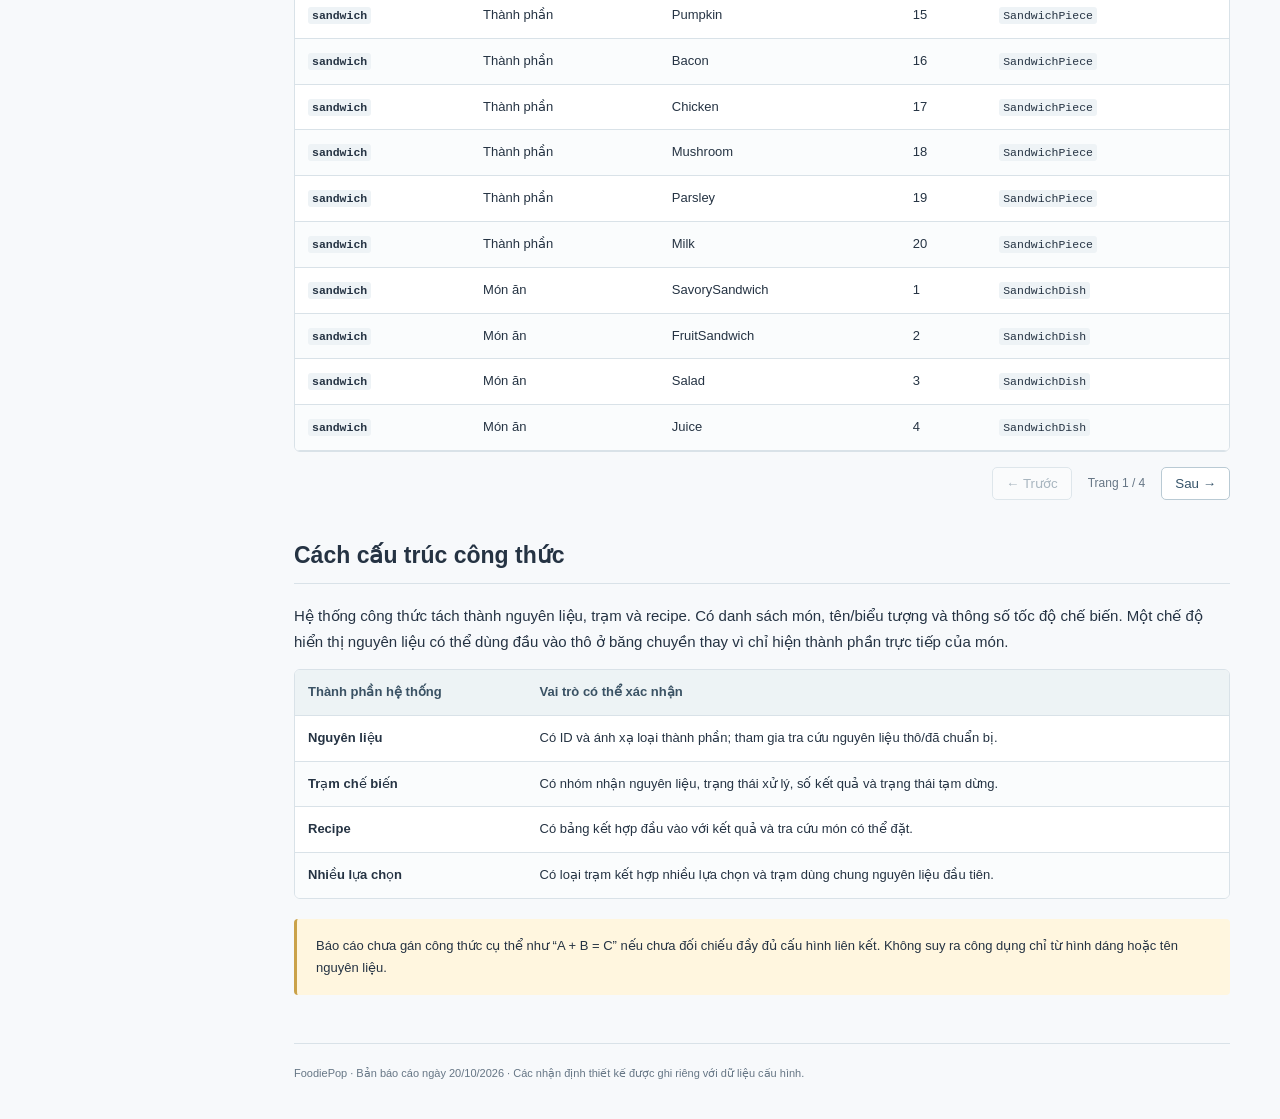
<file: Items/Items.html>
<!doctype html><html lang="vi"><head><meta charset="utf-8"><meta name="viewport" content="width=device-width,initial-scale=1"><title>FoodiePop — Món & nguyên liệu</title><link rel="stylesheet" href="../report.css"><script defer src="../report.js"></script></head><body><a class="skip" href="#main">Đến nội dung</a><aside><a class="brand" href="../LevelDesign.html"><span class="brand-icon">F</span><span>FoodiePop<small>GAME DESIGN WIKI</small></span></a><div class="nav-caption">BỘ BÁO CÁO</div><nav aria-label="Các phần báo cáo"><a href="../LevelDesign.html">Game Design</a><a href="../Levels/Levels.html">Chi tiết level</a><a href="../Items/Items.html" aria-current="page">Món & nguyên liệu</a><a href="../Boosters/Boosters.html">Booster</a><a href="../IAP/IAP.html">IAP & cửa hàng</a><a href="../Events/Events.html">Events</a><a href="../Leaderboard/Leaderboard.html">Leaderboard</a><a href="../Daily/Daily.html">Hằng ngày</a><a href="../Analytics/Analytics.html">Analytics</a></nav><div class="aside-footer">Bản APK v1.5b4t<br>Cập nhật 20.10.2026<br>Đọc hoàn toàn ngoại tuyến</div></aside><main id="main"><div class="eyebrow">FOODIEPOP / TÀI LIỆU THIẾT KẾ</div><h1>Món & nguyên liệu</h1><p class="lead">Danh mục tên và mã theo chủ đề, kèm cấu trúc công thức và trạm chế biến.</p><div class="infobox"><strong>Phạm vi:</strong> Cấu hình trong bản APK v1.5b4t. Giá, lịch và phần thưởng thực tế có thể thay đổi theo tài khoản hoặc cấu hình đang áp dụng.</div><details class="toc"><summary>Trong trang này</summary><a href="#section-1">Thư viện hình món & nguyên liệu</a><a href="#section-2">Danh mục món và thành phần</a><a href="#section-3">Tra cứu mã</a><a href="#section-4">Cách cấu trúc công thức</a></details><h2 id="section-1">Thư viện hình món & nguyên liệu</h2><p>Mở từng map để xem ảnh. Món ăn dùng ảnh đại diện loại món; nguyên liệu giữ tên và trạng thái tương ứng trong cấu hình. Đây là thư viện hình theo đồ thị chế biến, không tự đồng nhất mã hình với mã enum ở bảng bên dưới.</p><details class="map-picture-group" open><summary>Burger · 3 loại món · 35 ảnh nguyên liệu/thành phần</summary><h3>Món ăn</h3><div class="visual-cards"><figure><img class="tab-image" src="../Images/Dishes/burger_burger.png" alt="Burger" width="84" height="84" loading="lazy"><figcaption><b>Burger</b><span>Ảnh đại diện loại món</span></figcaption></figure><figure><img class="tab-image" src="../Images/Dishes/burger_fried-basket.png" alt="Fried Basket" width="84" height="84" loading="lazy"><figcaption><b>Fried Basket</b><span>Ảnh đại diện loại món</span></figcaption></figure><figure><img class="tab-image" src="../Images/Dishes/burger_soda.png" alt="Soda" width="84" height="84" loading="lazy"><figcaption><b>Soda</b><span>Ảnh đại diện loại món</span></figcaption></figure></div><h3>Nguyên liệu và thành phần</h3><div class="visual-cards"><figure><img class="tab-image" src="../Images/Ingredients/burger_bun.png" alt="Bun" width="84" height="84" loading="lazy"><figcaption><b>Bun</b><span>Thành phần / nguyên liệu</span></figcaption></figure><figure><img class="tab-image" src="../Images/Ingredients/burger_patty.png" alt="Patty" width="84" height="84" loading="lazy"><figcaption><b>Patty</b><span>Thành phần / nguyên liệu</span></figcaption></figure><figure><img class="tab-image" src="../Images/Ingredients/burger_tomato.png" alt="Tomato" width="84" height="84" loading="lazy"><figcaption><b>Tomato</b><span>Thành phần / nguyên liệu</span></figcaption></figure><figure><img class="tab-image" src="../Images/Ingredients/burger_lettuce.png" alt="Lettuce" width="84" height="84" loading="lazy"><figcaption><b>Lettuce</b><span>Thành phần / nguyên liệu</span></figcaption></figure><figure><img class="tab-image" src="../Images/Ingredients/burger_onion.png" alt="Onion" width="84" height="84" loading="lazy"><figcaption><b>Onion</b><span>Thành phần / nguyên liệu</span></figcaption></figure><figure><img class="tab-image" src="../Images/Ingredients/burger_cheese.png" alt="Cheese" width="84" height="84" loading="lazy"><figcaption><b>Cheese</b><span>Thành phần / nguyên liệu</span></figcaption></figure><figure><img class="tab-image" src="../Images/Ingredients/burger_egg.png" alt="Egg" width="84" height="84" loading="lazy"><figcaption><b>Egg</b><span>Thành phần / nguyên liệu</span></figcaption></figure><figure><img class="tab-image" src="../Images/Ingredients/burger_cup.png" alt="Soda Cup (empty)" width="84" height="84" loading="lazy"><figcaption><b>Soda Cup (empty)</b><span>Thành phần / nguyên liệu</span></figcaption></figure><figure><img class="tab-image" src="../Images/Ingredients/burger_chicken-breast.png" alt="Chicken Breast" width="84" height="84" loading="lazy"><figcaption><b>Chicken Breast</b><span>Thành phần / nguyên liệu</span></figcaption></figure><figure><img class="tab-image" src="../Images/Ingredients/burger_chicken-wing.png" alt="Chicken Wing" width="84" height="84" loading="lazy"><figcaption><b>Chicken Wing</b><span>Thành phần / nguyên liệu</span></figcaption></figure><figure><img class="tab-image" src="../Images/Ingredients/burger_chicken-thigh.png" alt="Chicken Thigh" width="84" height="84" loading="lazy"><figcaption><b>Chicken Thigh</b><span>Thành phần / nguyên liệu</span></figcaption></figure><figure><img class="tab-image" src="../Images/Ingredients/burger_chicken-nugget.png" alt="Chicken Nugget" width="84" height="84" loading="lazy"><figcaption><b>Chicken Nugget</b><span>Thành phần / nguyên liệu</span></figcaption></figure><figure><img class="tab-image" src="../Images/Ingredients/burger_potato.png" alt="Potato" width="84" height="84" loading="lazy"><figcaption><b>Potato</b><span>Thành phần / nguyên liệu</span></figcaption></figure><figure><img class="tab-image" src="../Images/Ingredients/burger_chive.png" alt="Chive" width="84" height="84" loading="lazy"><figcaption><b>Chive</b><span>Thành phần / nguyên liệu</span></figcaption></figure><figure><img class="tab-image" src="../Images/Ingredients/burger_ice.png" alt="Ice" width="84" height="84" loading="lazy"><figcaption><b>Ice</b><span>Thành phần / nguyên liệu</span></figcaption></figure><figure><img class="tab-image" src="../Images/Ingredients/burger_chili-bowl.png" alt="Chili Bowl" width="84" height="84" loading="lazy"><figcaption><b>Chili Bowl</b><span>Thành phần / nguyên liệu</span></figcaption></figure><figure><img class="tab-image" src="../Images/Ingredients/burger_cheese-sauce.png" alt="Cheese Sauce" width="84" height="84" loading="lazy"><figcaption><b>Cheese Sauce</b><span>Thành phần / nguyên liệu</span></figcaption></figure><figure><img class="tab-image" src="../Images/Ingredients/burger_bun-sliced.png" alt="Sliced Bun" width="84" height="84" loading="lazy"><figcaption><b>Sliced Bun</b><span>Thành phần / nguyên liệu</span></figcaption></figure><figure><img class="tab-image" src="../Images/Ingredients/burger_patty-cooked.png" alt="Cooked Patty" width="84" height="84" loading="lazy"><figcaption><b>Cooked Patty</b><span>Thành phần / nguyên liệu</span></figcaption></figure><figure><img class="tab-image" src="../Images/Ingredients/burger_tomato-sliced.png" alt="Tomato Slice" width="84" height="84" loading="lazy"><figcaption><b>Tomato Slice</b><span>Thành phần / nguyên liệu</span></figcaption></figure><figure><img class="tab-image" src="../Images/Ingredients/burger_lettuce-sliced.png" alt="Lettuce Cut" width="84" height="84" loading="lazy"><figcaption><b>Lettuce Cut</b><span>Thành phần / nguyên liệu</span></figcaption></figure><figure><img class="tab-image" src="../Images/Ingredients/burger_onion-sliced.png" alt="Onion Slice" width="84" height="84" loading="lazy"><figcaption><b>Onion Slice</b><span>Thành phần / nguyên liệu</span></figcaption></figure><figure><img class="tab-image" src="../Images/Ingredients/burger_cheese-sliced.png" alt="Cheese Slice" width="84" height="84" loading="lazy"><figcaption><b>Cheese Slice</b><span>Thành phần / nguyên liệu</span></figcaption></figure><figure><img class="tab-image" src="../Images/Ingredients/burger_egg-cooked.png" alt="Fried Egg" width="84" height="84" loading="lazy"><figcaption><b>Fried Egg</b><span>Thành phần / nguyên liệu</span></figcaption></figure><figure><img class="tab-image" src="../Images/Ingredients/burger_soda-cup.png" alt="Soda Cup" width="84" height="84" loading="lazy"><figcaption><b>Soda Cup</b><span>Thành phần / nguyên liệu</span></figcaption></figure><figure><img class="tab-image" src="../Images/Ingredients/burger_chicken-breast-fried.png" alt="Fried Breast" width="84" height="84" loading="lazy"><figcaption><b>Fried Breast</b><span>Thành phần / nguyên liệu</span></figcaption></figure><figure><img class="tab-image" src="../Images/Ingredients/burger_chicken-wing-fried.png" alt="Fried Wing" width="84" height="84" loading="lazy"><figcaption><b>Fried Wing</b><span>Thành phần / nguyên liệu</span></figcaption></figure><figure><img class="tab-image" src="../Images/Ingredients/burger_chicken-thigh-fried.png" alt="Fried Thigh" width="84" height="84" loading="lazy"><figcaption><b>Fried Thigh</b><span>Thành phần / nguyên liệu</span></figcaption></figure><figure><img class="tab-image" src="../Images/Ingredients/burger_chicken-nugget-fried.png" alt="Fried Nugget" width="84" height="84" loading="lazy"><figcaption><b>Fried Nugget</b><span>Thành phần / nguyên liệu</span></figcaption></figure><figure><img class="tab-image" src="../Images/Ingredients/burger_potato-fried.png" alt="Fried Potato" width="84" height="84" loading="lazy"><figcaption><b>Fried Potato</b><span>Thành phần / nguyên liệu</span></figcaption></figure><figure><img class="tab-image" src="../Images/Ingredients/burger_chive-sliced.png" alt="Chive Sliced" width="84" height="84" loading="lazy"><figcaption><b>Chive Sliced</b><span>Thành phần / nguyên liệu</span></figcaption></figure><figure><img class="tab-image" src="../Images/Ingredients/burger_chicken-breast-flour-coated.png" alt="Coated Breast" width="84" height="84" loading="lazy"><figcaption><b>Coated Breast</b><span>Thành phần / nguyên liệu</span></figcaption></figure><figure><img class="tab-image" src="../Images/Ingredients/burger_chicken-wing-flour-coated.png" alt="Coated Wing" width="84" height="84" loading="lazy"><figcaption><b>Coated Wing</b><span>Thành phần / nguyên liệu</span></figcaption></figure><figure><img class="tab-image" src="../Images/Ingredients/burger_chicken-thigh-flour-coated.png" alt="Coated Thigh" width="84" height="84" loading="lazy"><figcaption><b>Coated Thigh</b><span>Thành phần / nguyên liệu</span></figcaption></figure><figure><img class="tab-image" src="../Images/Ingredients/burger_chicken-nugget-flour-coated.png" alt="Coated Nugget" width="84" height="84" loading="lazy"><figcaption><b>Coated Nugget</b><span>Thành phần / nguyên liệu</span></figcaption></figure></div></details><details class="map-picture-group"><summary>Coffee · 5 loại món · 30 ảnh nguyên liệu/thành phần</summary><h3>Món ăn</h3><div class="visual-cards"><figure><img class="tab-image" src="../Images/Dishes/coffee_cool-coffee-with-cream.png" alt="cool-coffee-with-cream" width="84" height="84" loading="lazy"><figcaption><b>cool-coffee-with-cream</b><span>Ảnh đại diện loại món</span></figcaption></figure><figure><img class="tab-image" src="../Images/Dishes/coffee_cool-coffee-with-milk-ice.png" alt="cool-coffee-with-milk-ice" width="84" height="84" loading="lazy"><figcaption><b>cool-coffee-with-milk-ice</b><span>Ảnh đại diện loại món</span></figcaption></figure><figure><img class="tab-image" src="../Images/Dishes/coffee_cupcake-with-cream.png" alt="cupcake-with-cream" width="84" height="84" loading="lazy"><figcaption><b>cupcake-with-cream</b><span>Ảnh đại diện loại món</span></figcaption></figure><figure><img class="tab-image" src="../Images/Dishes/coffee_donut-with-topping.png" alt="donut-with-topping" width="84" height="84" loading="lazy"><figcaption><b>donut-with-topping</b><span>Ảnh đại diện loại món</span></figcaption></figure><figure><img class="tab-image" src="../Images/Dishes/coffee_hot-coffee-latte.png" alt="hot-coffee-latte" width="84" height="84" loading="lazy"><figcaption><b>hot-coffee-latte</b><span>Ảnh đại diện loại món</span></figcaption></figure></div><h3>Nguyên liệu và thành phần</h3><div class="visual-cards"><figure><img class="tab-image" src="../Images/Ingredients/coffee_coffee-bean.png" alt="Coffee Bean" width="84" height="84" loading="lazy"><figcaption><b>Coffee Bean</b><span>Thành phần / nguyên liệu</span></figcaption></figure><figure><img class="tab-image" src="../Images/Ingredients/coffee_coffee-grinded.png" alt="coffee-grinded" width="84" height="84" loading="lazy"><figcaption><b>coffee-grinded</b><span>Thành phần / nguyên liệu</span></figcaption></figure><figure><img class="tab-image" src="../Images/Ingredients/coffee_cup.png" alt="cup" width="84" height="84" loading="lazy"><figcaption><b>cup</b><span>Thành phần / nguyên liệu</span></figcaption></figure><figure><img class="tab-image" src="../Images/Ingredients/coffee_teacup.png" alt="teacup" width="84" height="84" loading="lazy"><figcaption><b>teacup</b><span>Thành phần / nguyên liệu</span></figcaption></figure><figure><img class="tab-image" src="../Images/Ingredients/coffee_ice.png" alt="ice" width="84" height="84" loading="lazy"><figcaption><b>ice</b><span>Thành phần / nguyên liệu</span></figcaption></figure><figure><img class="tab-image" src="../Images/Ingredients/coffee_milk.png" alt="milk" width="84" height="84" loading="lazy"><figcaption><b>milk</b><span>Thành phần / nguyên liệu</span></figcaption></figure><figure><img class="tab-image" src="../Images/Ingredients/coffee_coffee-cup-cool.png" alt="coffee-cup-cool" width="84" height="84" loading="lazy"><figcaption><b>coffee-cup-cool</b><span>Thành phần / nguyên liệu</span></figcaption></figure><figure><img class="tab-image" src="../Images/Ingredients/coffee_coffee-teacup-hot.png" alt="coffee-teacup-hot" width="84" height="84" loading="lazy"><figcaption><b>coffee-teacup-hot</b><span>Thành phần / nguyên liệu</span></figcaption></figure><figure><img class="tab-image" src="../Images/Ingredients/coffee_whiping-cream.png" alt="whiping-cream" width="84" height="84" loading="lazy"><figcaption><b>whiping-cream</b><span>Thành phần / nguyên liệu</span></figcaption></figure><figure><img class="tab-image" src="../Images/Ingredients/coffee_whiping-choco.png" alt="whiping-choco" width="84" height="84" loading="lazy"><figcaption><b>whiping-choco</b><span>Thành phần / nguyên liệu</span></figcaption></figure><figure><img class="tab-image" src="../Images/Ingredients/coffee_sprinkle.png" alt="sprinkle" width="84" height="84" loading="lazy"><figcaption><b>sprinkle</b><span>Thành phần / nguyên liệu</span></figcaption></figure><figure><img class="tab-image" src="../Images/Ingredients/coffee_pineapple-sliced.png" alt="pineapple-sliced" width="84" height="84" loading="lazy"><figcaption><b>pineapple-sliced</b><span>Thành phần / nguyên liệu</span></figcaption></figure><figure><img class="tab-image" src="../Images/Ingredients/coffee_pineapple.png" alt="pineapple" width="84" height="84" loading="lazy"><figcaption><b>pineapple</b><span>Thành phần / nguyên liệu</span></figcaption></figure><figure><img class="tab-image" src="../Images/Ingredients/coffee_blueberry.png" alt="blueberry" width="84" height="84" loading="lazy"><figcaption><b>blueberry</b><span>Thành phần / nguyên liệu</span></figcaption></figure><figure><img class="tab-image" src="../Images/Ingredients/coffee_strawberry.png" alt="strawberry" width="84" height="84" loading="lazy"><figcaption><b>strawberry</b><span>Thành phần / nguyên liệu</span></figcaption></figure><figure><img class="tab-image" src="../Images/Ingredients/coffee_strawberry-sliced.png" alt="strawberry-sliced" width="84" height="84" loading="lazy"><figcaption><b>strawberry-sliced</b><span>Thành phần / nguyên liệu</span></figcaption></figure><figure><img class="tab-image" src="../Images/Ingredients/coffee_kiwi.png" alt="kiwi" width="84" height="84" loading="lazy"><figcaption><b>kiwi</b><span>Thành phần / nguyên liệu</span></figcaption></figure><figure><img class="tab-image" src="../Images/Ingredients/coffee_kiwi-sliced.png" alt="kiwi-sliced" width="84" height="84" loading="lazy"><figcaption><b>kiwi-sliced</b><span>Thành phần / nguyên liệu</span></figcaption></figure><figure><img class="tab-image" src="../Images/Ingredients/coffee_cupcake.png" alt="cupcake" width="84" height="84" loading="lazy"><figcaption><b>cupcake</b><span>Thành phần / nguyên liệu</span></figcaption></figure><figure><img class="tab-image" src="../Images/Ingredients/coffee_cupcake-baked.png" alt="cupcake-baked" width="84" height="84" loading="lazy"><figcaption><b>cupcake-baked</b><span>Thành phần / nguyên liệu</span></figcaption></figure><figure><img class="tab-image" src="../Images/Ingredients/coffee_donut.png" alt="donut" width="84" height="84" loading="lazy"><figcaption><b>donut</b><span>Thành phần / nguyên liệu</span></figcaption></figure><figure><img class="tab-image" src="../Images/Ingredients/coffee_donut-8.png" alt="donut-8" width="84" height="84" loading="lazy"><figcaption><b>donut-8</b><span>Thành phần / nguyên liệu</span></figcaption></figure><figure><img class="tab-image" src="../Images/Ingredients/coffee_donut-bar.png" alt="donut-bar" width="84" height="84" loading="lazy"><figcaption><b>donut-bar</b><span>Thành phần / nguyên liệu</span></figcaption></figure><figure><img class="tab-image" src="../Images/Ingredients/coffee_donut-fried.png" alt="donut-fried" width="84" height="84" loading="lazy"><figcaption><b>donut-fried</b><span>Thành phần / nguyên liệu</span></figcaption></figure><figure><img class="tab-image" src="../Images/Ingredients/coffee_donut-8-fried.png" alt="donut-8-fried" width="84" height="84" loading="lazy"><figcaption><b>donut-8-fried</b><span>Thành phần / nguyên liệu</span></figcaption></figure><figure><img class="tab-image" src="../Images/Ingredients/coffee_donut-bar-fried.png" alt="donut-bar-fried" width="84" height="84" loading="lazy"><figcaption><b>donut-bar-fried</b><span>Thành phần / nguyên liệu</span></figcaption></figure><figure><img class="tab-image" src="../Images/Ingredients/coffee_glaze-choco.png" alt="glaze-choco" width="84" height="84" loading="lazy"><figcaption><b>glaze-choco</b><span>Thành phần / nguyên liệu</span></figcaption></figure><figure><img class="tab-image" src="../Images/Ingredients/coffee_glaze-strawberry.png" alt="glaze-strawberry" width="84" height="84" loading="lazy"><figcaption><b>glaze-strawberry</b><span>Thành phần / nguyên liệu</span></figcaption></figure><figure><img class="tab-image" src="../Images/Ingredients/coffee_glaze-vanilla.png" alt="glaze-vanilla" width="84" height="84" loading="lazy"><figcaption><b>glaze-vanilla</b><span>Thành phần / nguyên liệu</span></figcaption></figure><figure><img class="tab-image" src="../Images/Ingredients/coffee_glaze-blue.png" alt="glaze-blue" width="84" height="84" loading="lazy"><figcaption><b>glaze-blue</b><span>Thành phần / nguyên liệu</span></figcaption></figure></div></details><details class="map-picture-group"><summary>sushi · 5 loại món · 19 ảnh nguyên liệu/thành phần</summary><h3>Món ăn</h3><div class="visual-cards"><figure><img class="tab-image" src="../Images/Dishes/sushi_gunkan-with-decor.png" alt="gunkan-with-decor" width="84" height="84" loading="lazy"><figcaption><b>gunkan-with-decor</b><span>Ảnh đại diện loại món</span></figcaption></figure><figure><img class="tab-image" src="../Images/Dishes/sushi_maki-with-decor.png" alt="maki-with-decor" width="84" height="84" loading="lazy"><figcaption><b>maki-with-decor</b><span>Ảnh đại diện loại món</span></figcaption></figure><figure><img class="tab-image" src="../Images/Dishes/sushi_nigiri-with-decor.png" alt="nigiri-with-decor" width="84" height="84" loading="lazy"><figcaption><b>nigiri-with-decor</b><span>Ảnh đại diện loại món</span></figcaption></figure><figure><img class="tab-image" src="../Images/Dishes/sushi_sashimi-with-decor.png" alt="sashimi-with-decor" width="84" height="84" loading="lazy"><figcaption><b>sashimi-with-decor</b><span>Ảnh đại diện loại món</span></figcaption></figure><figure><img class="tab-image" src="../Images/Dishes/sushi_teacup-with-topping.png" alt="teacup-with-topping" width="84" height="84" loading="lazy"><figcaption><b>teacup-with-topping</b><span>Ảnh đại diện loại món</span></figcaption></figure></div><h3>Nguyên liệu và thành phần</h3><div class="visual-cards"><figure><img class="tab-image" src="../Images/Ingredients/sushi_rice.png" alt="rice" width="84" height="84" loading="lazy"><figcaption><b>rice</b><span>Thành phần / nguyên liệu</span></figcaption></figure><figure><img class="tab-image" src="../Images/Ingredients/sushi_water.png" alt="water" width="84" height="84" loading="lazy"><figcaption><b>water</b><span>Thành phần / nguyên liệu</span></figcaption></figure><figure><img class="tab-image" src="../Images/Ingredients/sushi_teacup-empty.png" alt="teacup-empty" width="84" height="84" loading="lazy"><figcaption><b>teacup-empty</b><span>Thành phần / nguyên liệu</span></figcaption></figure><figure><img class="tab-image" src="../Images/Ingredients/sushi_wasabi.png" alt="wasabi" width="84" height="84" loading="lazy"><figcaption><b>wasabi</b><span>Thành phần / nguyên liệu</span></figcaption></figure><figure><img class="tab-image" src="../Images/Ingredients/sushi_fish-salmon.png" alt="fish-salmon" width="84" height="84" loading="lazy"><figcaption><b>fish-salmon</b><span>Thành phần / nguyên liệu</span></figcaption></figure><figure><img class="tab-image" src="../Images/Ingredients/sushi_fish-tuna.png" alt="fish-tuna" width="84" height="84" loading="lazy"><figcaption><b>fish-tuna</b><span>Thành phần / nguyên liệu</span></figcaption></figure><figure><img class="tab-image" src="../Images/Ingredients/sushi_fish-roe-orange.png" alt="fish-roe-orange" width="84" height="84" loading="lazy"><figcaption><b>fish-roe-orange</b><span>Thành phần / nguyên liệu</span></figcaption></figure><figure><img class="tab-image" src="../Images/Ingredients/sushi_fish-roe-black.png" alt="fish-roe-black" width="84" height="84" loading="lazy"><figcaption><b>fish-roe-black</b><span>Thành phần / nguyên liệu</span></figcaption></figure><figure><img class="tab-image" src="../Images/Ingredients/sushi_fish-roe-green.png" alt="fish-roe-green" width="84" height="84" loading="lazy"><figcaption><b>fish-roe-green</b><span>Thành phần / nguyên liệu</span></figcaption></figure><figure><img class="tab-image" src="../Images/Ingredients/sushi_seaweed.png" alt="seaweed" width="84" height="84" loading="lazy"><figcaption><b>seaweed</b><span>Thành phần / nguyên liệu</span></figcaption></figure><figure><img class="tab-image" src="../Images/Ingredients/sushi_avocado.png" alt="avocado" width="84" height="84" loading="lazy"><figcaption><b>avocado</b><span>Thành phần / nguyên liệu</span></figcaption></figure><figure><img class="tab-image" src="../Images/Ingredients/sushi_lemon.png" alt="lemon" width="84" height="84" loading="lazy"><figcaption><b>lemon</b><span>Thành phần / nguyên liệu</span></figcaption></figure><figure><img class="tab-image" src="../Images/Ingredients/sushi_fish-hirame.png" alt="fish-hirame" width="84" height="84" loading="lazy"><figcaption><b>fish-hirame</b><span>Thành phần / nguyên liệu</span></figcaption></figure><figure><img class="tab-image" src="../Images/Ingredients/sushi_fish-mackerel.png" alt="fish-mackerel" width="84" height="84" loading="lazy"><figcaption><b>fish-mackerel</b><span>Thành phần / nguyên liệu</span></figcaption></figure><figure><img class="tab-image" src="../Images/Ingredients/sushi_shrimp.png" alt="shrimp" width="84" height="84" loading="lazy"><figcaption><b>shrimp</b><span>Thành phần / nguyên liệu</span></figcaption></figure><figure><img class="tab-image" src="../Images/Ingredients/sushi_octopus.png" alt="octopus" width="84" height="84" loading="lazy"><figcaption><b>octopus</b><span>Thành phần / nguyên liệu</span></figcaption></figure><figure><img class="tab-image" src="../Images/Ingredients/sushi_tea-leaf.png" alt="tea-leaf" width="84" height="84" loading="lazy"><figcaption><b>tea-leaf</b><span>Thành phần / nguyên liệu</span></figcaption></figure><figure><img class="tab-image" src="../Images/Ingredients/sushi_eggroll.png" alt="eggroll" width="84" height="84" loading="lazy"><figcaption><b>eggroll</b><span>Thành phần / nguyên liệu</span></figcaption></figure><figure><img class="tab-image" src="../Images/Ingredients/sushi_shiso-leaf.png" alt="shiso-leaf" width="84" height="84" loading="lazy"><figcaption><b>shiso-leaf</b><span>Thành phần / nguyên liệu</span></figcaption></figure></div></details><details class="map-picture-group"><summary>Pasta Combinations · 4 loại món · 43 ảnh nguyên liệu/thành phần</summary><h3>Món ăn</h3><div class="visual-cards"><figure><img class="tab-image" src="../Images/Dishes/pasta_meat-food-with-topping.png" alt="Meat Food With Topping" width="84" height="84" loading="lazy"><figcaption><b>Meat Food With Topping</b><span>Ảnh đại diện loại món</span></figcaption></figure><figure><img class="tab-image" src="../Images/Dishes/pasta_pasta.png" alt="Pasta" width="84" height="84" loading="lazy"><figcaption><b>Pasta</b><span>Ảnh đại diện loại món</span></figcaption></figure><figure><img class="tab-image" src="../Images/Dishes/pasta_salad.png" alt="Salad" width="84" height="84" loading="lazy"><figcaption><b>Salad</b><span>Ảnh đại diện loại món</span></figcaption></figure><figure><img class="tab-image" src="../Images/Dishes/pasta_soda.png" alt="Soda" width="84" height="84" loading="lazy"><figcaption><b>Soda</b><span>Ảnh đại diện loại món</span></figcaption></figure></div><h3>Nguyên liệu và thành phần</h3><div class="visual-cards"><figure><img class="tab-image" src="../Images/Ingredients/pasta_spaghetti-raw.png" alt="Raw Spaghetti" width="84" height="84" loading="lazy"><figcaption><b>Raw Spaghetti</b><span>Thành phần / nguyên liệu</span></figcaption></figure><figure><img class="tab-image" src="../Images/Ingredients/pasta_manicotti-raw.png" alt="Raw Manicotti" width="84" height="84" loading="lazy"><figcaption><b>Raw Manicotti</b><span>Thành phần / nguyên liệu</span></figcaption></figure><figure><img class="tab-image" src="../Images/Ingredients/pasta_farfalle-raw.png" alt="Raw Farfalle" width="84" height="84" loading="lazy"><figcaption><b>Raw Farfalle</b><span>Thành phần / nguyên liệu</span></figcaption></figure><figure><img class="tab-image" src="../Images/Ingredients/pasta_spaghetti-boiled.png" alt="Boiled Spaghetti" width="84" height="84" loading="lazy"><figcaption><b>Boiled Spaghetti</b><span>Thành phần / nguyên liệu</span></figcaption></figure><figure><img class="tab-image" src="../Images/Ingredients/pasta_manicotti-boiled.png" alt="Boiled Manicotti" width="84" height="84" loading="lazy"><figcaption><b>Boiled Manicotti</b><span>Thành phần / nguyên liệu</span></figcaption></figure><figure><img class="tab-image" src="../Images/Ingredients/pasta_farfalle-boiled.png" alt="Boiled Farfalle" width="84" height="84" loading="lazy"><figcaption><b>Boiled Farfalle</b><span>Thành phần / nguyên liệu</span></figcaption></figure><figure><img class="tab-image" src="../Images/Ingredients/pasta_tomato-large.png" alt="Large Tomato" width="84" height="84" loading="lazy"><figcaption><b>Large Tomato</b><span>Thành phần / nguyên liệu</span></figcaption></figure><figure><img class="tab-image" src="../Images/Ingredients/pasta_spinach.png" alt="Spinach" width="84" height="84" loading="lazy"><figcaption><b>Spinach</b><span>Thành phần / nguyên liệu</span></figcaption></figure><figure><img class="tab-image" src="../Images/Ingredients/pasta_cheese.png" alt="Cheese" width="84" height="84" loading="lazy"><figcaption><b>Cheese</b><span>Thành phần / nguyên liệu</span></figcaption></figure><figure><img class="tab-image" src="../Images/Ingredients/pasta_milk.png" alt="Milk" width="84" height="84" loading="lazy"><figcaption><b>Milk</b><span>Thành phần / nguyên liệu</span></figcaption></figure><figure><img class="tab-image" src="../Images/Ingredients/pasta_tomato-large-chopped.png" alt="Chopped Large Tomato" width="84" height="84" loading="lazy"><figcaption><b>Chopped Large Tomato</b><span>Thành phần / nguyên liệu</span></figcaption></figure><figure><img class="tab-image" src="../Images/Ingredients/pasta_spinach-chopped.png" alt="Chopped Spinach" width="84" height="84" loading="lazy"><figcaption><b>Chopped Spinach</b><span>Thành phần / nguyên liệu</span></figcaption></figure><figure><img class="tab-image" src="../Images/Ingredients/pasta_cheese-chopped.png" alt="Chopped Cheese" width="84" height="84" loading="lazy"><figcaption><b>Chopped Cheese</b><span>Thành phần / nguyên liệu</span></figcaption></figure><figure><img class="tab-image" src="../Images/Ingredients/pasta_tomato-milk-sauce.png" alt="Tomato Milk Sauce" width="84" height="84" loading="lazy"><figcaption><b>Tomato Milk Sauce</b><span>Thành phần / nguyên liệu</span></figcaption></figure><figure><img class="tab-image" src="../Images/Ingredients/pasta_spinach-milk-sauce.png" alt="Spinach Milk Sauce" width="84" height="84" loading="lazy"><figcaption><b>Spinach Milk Sauce</b><span>Thành phần / nguyên liệu</span></figcaption></figure><figure><img class="tab-image" src="../Images/Ingredients/pasta_cheese-milk-sauce.png" alt="Cheese Milk Sauce" width="84" height="84" loading="lazy"><figcaption><b>Cheese Milk Sauce</b><span>Thành phần / nguyên liệu</span></figcaption></figure><figure><img class="tab-image" src="../Images/Ingredients/pasta_lettuce.png" alt="Lettuce" width="84" height="84" loading="lazy"><figcaption><b>Lettuce</b><span>Thành phần / nguyên liệu</span></figcaption></figure><figure><img class="tab-image" src="../Images/Ingredients/pasta_lettuce-cut.png" alt="Cut Lettuce" width="84" height="84" loading="lazy"><figcaption><b>Cut Lettuce</b><span>Thành phần / nguyên liệu</span></figcaption></figure><figure><img class="tab-image" src="../Images/Ingredients/pasta_lemon.png" alt="Lemon" width="84" height="84" loading="lazy"><figcaption><b>Lemon</b><span>Thành phần / nguyên liệu</span></figcaption></figure><figure><img class="tab-image" src="../Images/Ingredients/pasta_lemon-sliced.png" alt="Sliced Lemon" width="84" height="84" loading="lazy"><figcaption><b>Sliced Lemon</b><span>Thành phần / nguyên liệu</span></figcaption></figure><figure><img class="tab-image" src="../Images/Ingredients/pasta_bread-loaf.png" alt="Bread Loaf" width="84" height="84" loading="lazy"><figcaption><b>Bread Loaf</b><span>Thành phần / nguyên liệu</span></figcaption></figure><figure><img class="tab-image" src="../Images/Ingredients/pasta_octopus-raw.png" alt="Raw Octopus" width="84" height="84" loading="lazy"><figcaption><b>Raw Octopus</b><span>Thành phần / nguyên liệu</span></figcaption></figure><figure><img class="tab-image" src="../Images/Ingredients/pasta_shrimp-raw.png" alt="Raw Shrimp" width="84" height="84" loading="lazy"><figcaption><b>Raw Shrimp</b><span>Thành phần / nguyên liệu</span></figcaption></figure><figure><img class="tab-image" src="../Images/Ingredients/pasta_clam-raw.png" alt="Raw Clam In Shell" width="84" height="84" loading="lazy"><figcaption><b>Raw Clam In Shell</b><span>Thành phần / nguyên liệu</span></figcaption></figure><figure><img class="tab-image" src="../Images/Ingredients/pasta_beef-steak-raw.png" alt="Raw Beef Steak" width="84" height="84" loading="lazy"><figcaption><b>Raw Beef Steak</b><span>Thành phần / nguyên liệu</span></figcaption></figure><figure><img class="tab-image" src="../Images/Ingredients/pasta_chicken-raw.png" alt="Raw Chicken" width="84" height="84" loading="lazy"><figcaption><b>Raw Chicken</b><span>Thành phần / nguyên liệu</span></figcaption></figure><figure><img class="tab-image" src="../Images/Ingredients/pasta_bread-grilled.png" alt="Grilled Bread" width="84" height="84" loading="lazy"><figcaption><b>Grilled Bread</b><span>Thành phần / nguyên liệu</span></figcaption></figure><figure><img class="tab-image" src="../Images/Ingredients/pasta_octopus-grilled.png" alt="Grilled Octopus" width="84" height="84" loading="lazy"><figcaption><b>Grilled Octopus</b><span>Thành phần / nguyên liệu</span></figcaption></figure><figure><img class="tab-image" src="../Images/Ingredients/pasta_shrimp-grilled.png" alt="Grilled Shrimp" width="84" height="84" loading="lazy"><figcaption><b>Grilled Shrimp</b><span>Thành phần / nguyên liệu</span></figcaption></figure><figure><img class="tab-image" src="../Images/Ingredients/pasta_clam-grilled.png" alt="Grilled Clam In Shell" width="84" height="84" loading="lazy"><figcaption><b>Grilled Clam In Shell</b><span>Thành phần / nguyên liệu</span></figcaption></figure><figure><img class="tab-image" src="../Images/Ingredients/pasta_beef-steak-grilled.png" alt="Grilled Beef Steak" width="84" height="84" loading="lazy"><figcaption><b>Grilled Beef Steak</b><span>Thành phần / nguyên liệu</span></figcaption></figure><figure><img class="tab-image" src="../Images/Ingredients/pasta_chicken-grilled.png" alt="Grilled Chicken" width="84" height="84" loading="lazy"><figcaption><b>Grilled Chicken</b><span>Thành phần / nguyên liệu</span></figcaption></figure><figure><img class="tab-image" src="../Images/Ingredients/pasta_soda-cup.png" alt="Soda Cup" width="84" height="84" loading="lazy"><figcaption><b>Soda Cup</b><span>Thành phần / nguyên liệu</span></figcaption></figure><figure><img class="tab-image" src="../Images/Ingredients/pasta_octopus-raw-cut.png" alt="Cut Raw Octopus" width="84" height="84" loading="lazy"><figcaption><b>Cut Raw Octopus</b><span>Thành phần / nguyên liệu</span></figcaption></figure><figure><img class="tab-image" src="../Images/Ingredients/pasta_shrimp-raw-cut.png" alt="Cut Raw Shrimp" width="84" height="84" loading="lazy"><figcaption><b>Cut Raw Shrimp</b><span>Thành phần / nguyên liệu</span></figcaption></figure><figure><img class="tab-image" src="../Images/Ingredients/pasta_clam-raw-cut.png" alt="Cleaned Raw Clam In Shell" width="84" height="84" loading="lazy"><figcaption><b>Cleaned Raw Clam In Shell</b><span>Thành phần / nguyên liệu</span></figcaption></figure><figure><img class="tab-image" src="../Images/Ingredients/pasta_mayonaise.png" alt="Mayonaise" width="84" height="84" loading="lazy"><figcaption><b>Mayonaise</b><span>Thành phần / nguyên liệu</span></figcaption></figure><figure><img class="tab-image" src="../Images/Ingredients/pasta_ice.png" alt="Ice" width="84" height="84" loading="lazy"><figcaption><b>Ice</b><span>Thành phần / nguyên liệu</span></figcaption></figure><figure><img class="tab-image" src="../Images/Ingredients/pasta_ground-meat-raw.png" alt="Raw Ground Meat" width="84" height="84" loading="lazy"><figcaption><b>Raw Ground Meat</b><span>Thành phần / nguyên liệu</span></figcaption></figure><figure><img class="tab-image" src="../Images/Ingredients/pasta_ground-meat-cooked.png" alt="Cooked Ground Meat" width="84" height="84" loading="lazy"><figcaption><b>Cooked Ground Meat</b><span>Thành phần / nguyên liệu</span></figcaption></figure><figure><img class="tab-image" src="../Images/Ingredients/pasta_apple.png" alt="Apple" width="84" height="84" loading="lazy"><figcaption><b>Apple</b><span>Thành phần / nguyên liệu</span></figcaption></figure><figure><img class="tab-image" src="../Images/Ingredients/pasta_apple-cut.png" alt="Apple Cut" width="84" height="84" loading="lazy"><figcaption><b>Apple Cut</b><span>Thành phần / nguyên liệu</span></figcaption></figure><figure><img class="tab-image" src="../Images/Ingredients/pasta_cup.png" alt="cup" width="84" height="84" loading="lazy"><figcaption><b>cup</b><span>Thành phần / nguyên liệu</span></figcaption></figure></div></details><details class="map-picture-group"><summary>Ice Cream · 5 loại món · 44 ảnh nguyên liệu/thành phần</summary><h3>Món ăn</h3><div class="visual-cards"><figure><img class="tab-image" src="../Images/Dishes/icecream_icecream_cone_icon.png" alt="Ice Cream Cone" width="84" height="84" loading="lazy"><figcaption><b>Ice Cream Cone</b><span>Ảnh đại diện loại món</span></figcaption></figure><figure><img class="tab-image" src="../Images/Dishes/icecream_icecream_cup_icon.png" alt="Ice Cream Cup" width="84" height="84" loading="lazy"><figcaption><b>Ice Cream Cup</b><span>Ảnh đại diện loại món</span></figcaption></figure><figure><img class="tab-image" src="../Images/Dishes/icecream_milkshake_icon.png" alt="Milkshake" width="84" height="84" loading="lazy"><figcaption><b>Milkshake</b><span>Ảnh đại diện loại món</span></figcaption></figure><figure><img class="tab-image" src="../Images/Dishes/icecream_shave_icecream_icon.png" alt="Shaved Ice" width="84" height="84" loading="lazy"><figcaption><b>Shaved Ice</b><span>Ảnh đại diện loại món</span></figcaption></figure><figure><img class="tab-image" src="../Images/Dishes/icecream_smoothie_icon.png" alt="Smoothie" width="84" height="84" loading="lazy"><figcaption><b>Smoothie</b><span>Ảnh đại diện loại món</span></figcaption></figure></div><h3>Nguyên liệu và thành phần</h3><div class="visual-cards"><figure><img class="tab-image" src="../Images/Ingredients/icecream_Icon_Strawberry.png" alt="Strawberry" width="84" height="84" loading="lazy"><figcaption><b>Strawberry</b><span>Thành phần / nguyên liệu</span></figcaption></figure><figure><img class="tab-image" src="../Images/Ingredients/icecream_Icon_Banana.png" alt="Banana" width="84" height="84" loading="lazy"><figcaption><b>Banana</b><span>Thành phần / nguyên liệu</span></figcaption></figure><figure><img class="tab-image" src="../Images/Ingredients/icecream_Icon_Kiwi.png" alt="Kiwi" width="84" height="84" loading="lazy"><figcaption><b>Kiwi</b><span>Thành phần / nguyên liệu</span></figcaption></figure><figure><img class="tab-image" src="../Images/Ingredients/icecream_Icon_CherrySyrup.png" alt="Cherry Syrup" width="84" height="84" loading="lazy"><figcaption><b>Cherry Syrup</b><span>Thành phần / nguyên liệu</span></figcaption></figure><figure><img class="tab-image" src="../Images/Ingredients/icecream_Icon_GrapeSyrup.png" alt="Grape Syrup" width="84" height="84" loading="lazy"><figcaption><b>Grape Syrup</b><span>Thành phần / nguyên liệu</span></figcaption></figure><figure><img class="tab-image" src="../Images/Ingredients/icecream_Icon_LemonSyrup.png" alt="Lemon Syrup" width="84" height="84" loading="lazy"><figcaption><b>Lemon Syrup</b><span>Thành phần / nguyên liệu</span></figcaption></figure><figure><img class="tab-image" src="../Images/Ingredients/icecream_Icon_GreenAppleSyrup.png" alt="Green Apple Syrup" width="84" height="84" loading="lazy"><figcaption><b>Green Apple Syrup</b><span>Thành phần / nguyên liệu</span></figcaption></figure><figure><img class="tab-image" src="../Images/Ingredients/icecream_Icon_Biscuits.png" alt="Chocolate Sandwich Biscuits" width="84" height="84" loading="lazy"><figcaption><b>Chocolate Sandwich Biscuits</b><span>Thành phần / nguyên liệu</span></figcaption></figure><figure><img class="tab-image" src="../Images/Ingredients/icecream_Icon_Pocky.png" alt="Pocky" width="84" height="84" loading="lazy"><figcaption><b>Pocky</b><span>Thành phần / nguyên liệu</span></figcaption></figure><figure><img class="tab-image" src="../Images/Ingredients/icecream_Icon_Ingredient_Sprinkles.png" alt="Sprinkles" width="84" height="84" loading="lazy"><figcaption><b>Sprinkles</b><span>Thành phần / nguyên liệu</span></figcaption></figure><figure><img class="tab-image" src="../Images/Ingredients/icecream_Icon_IceCreamTrayVanilla.png" alt="Vanilla Ice Cream Base" width="84" height="84" loading="lazy"><figcaption><b>Vanilla Ice Cream Base</b><span>Thành phần / nguyên liệu</span></figcaption></figure><figure><img class="tab-image" src="../Images/Ingredients/icecream_Icon_IceCreamTrayStrawberry.png" alt="Strawberry Ice Cream Base" width="84" height="84" loading="lazy"><figcaption><b>Strawberry Ice Cream Base</b><span>Thành phần / nguyên liệu</span></figcaption></figure><figure><img class="tab-image" src="../Images/Ingredients/icecream_Icon_ice_cream_tray_chocolate.png" alt="Chocolate Ice Cream Base" width="84" height="84" loading="lazy"><figcaption><b>Chocolate Ice Cream Base</b><span>Thành phần / nguyên liệu</span></figcaption></figure><figure><img class="tab-image" src="../Images/Ingredients/icecream_Icon_IceCreamTrayMatcha.png" alt="Matcha Ice Cream Base" width="84" height="84" loading="lazy"><figcaption><b>Matcha Ice Cream Base</b><span>Thành phần / nguyên liệu</span></figcaption></figure><figure><img class="tab-image" src="../Images/Ingredients/icecream_Icon_ice_cream_tray_grape.png" alt="Grape Ice Cream Base" width="84" height="84" loading="lazy"><figcaption><b>Grape Ice Cream Base</b><span>Thành phần / nguyên liệu</span></figcaption></figure><figure><img class="tab-image" src="../Images/Ingredients/icecream_Icon_IceCreamTrayMango.png" alt="Mango Ice Cream Base" width="84" height="84" loading="lazy"><figcaption><b>Mango Ice Cream Base</b><span>Thành phần / nguyên liệu</span></figcaption></figure><figure><img class="tab-image" src="../Images/Ingredients/icecream_Icon_ConeBatter.png" alt="Cone Batter" width="84" height="84" loading="lazy"><figcaption><b>Cone Batter</b><span>Thành phần / nguyên liệu</span></figcaption></figure><figure><img class="tab-image" src="../Images/Ingredients/icecream_Icon_Milk.png" alt="Milk" width="84" height="84" loading="lazy"><figcaption><b>Milk</b><span>Thành phần / nguyên liệu</span></figcaption></figure><figure><img class="tab-image" src="../Images/Ingredients/icecream_Icon_Ice.png" alt="Ice Cube" width="84" height="84" loading="lazy"><figcaption><b>Ice Cube</b><span>Thành phần / nguyên liệu</span></figcaption></figure><figure><img class="tab-image" src="../Images/Ingredients/icecream_Icon_Strawberry_cut.png" alt="Sliced Strawberry" width="84" height="84" loading="lazy"><figcaption><b>Sliced Strawberry</b><span>Thành phần / nguyên liệu</span></figcaption></figure><figure><img class="tab-image" src="../Images/Ingredients/icecream_Icon_Banana_cut.png" alt="Sliced Banana" width="84" height="84" loading="lazy"><figcaption><b>Sliced Banana</b><span>Thành phần / nguyên liệu</span></figcaption></figure><figure><img class="tab-image" src="../Images/Ingredients/icecream_Icon_Kiwi_cut.png" alt="Sliced Kiwi" width="84" height="84" loading="lazy"><figcaption><b>Sliced Kiwi</b><span>Thành phần / nguyên liệu</span></figcaption></figure><figure><img class="tab-image" src="../Images/Ingredients/icecream_Icon_Cone.png" alt="Waffle Cone" width="84" height="84" loading="lazy"><figcaption><b>Waffle Cone</b><span>Thành phần / nguyên liệu</span></figcaption></figure><figure><img class="tab-image" src="../Images/Ingredients/icecream_Icon_Smoothie_Strawberry.png" alt="Strawberry Smoothie" width="84" height="84" loading="lazy"><figcaption><b>Strawberry Smoothie</b><span>Thành phần / nguyên liệu</span></figcaption></figure><figure><img class="tab-image" src="../Images/Ingredients/icecream_Icon_Smoothie_Banana.png" alt="Banana Smoothie" width="84" height="84" loading="lazy"><figcaption><b>Banana Smoothie</b><span>Thành phần / nguyên liệu</span></figcaption></figure><figure><img class="tab-image" src="../Images/Ingredients/icecream_Icon_Smoothie_Coconut.png" alt="Coconut Smoothie" width="84" height="84" loading="lazy"><figcaption><b>Coconut Smoothie</b><span>Thành phần / nguyên liệu</span></figcaption></figure><figure><img class="tab-image" src="../Images/Ingredients/icecream_Icon_ShaveIce.png" alt="Shaved Ice" width="84" height="84" loading="lazy"><figcaption><b>Shaved Ice</b><span>Thành phần / nguyên liệu</span></figcaption></figure><figure><img class="tab-image" src="../Images/Ingredients/icecream_Icon_Blueberry1.png" alt="Blueberry" width="84" height="84" loading="lazy"><figcaption><b>Blueberry</b><span>Thành phần / nguyên liệu</span></figcaption></figure><figure><img class="tab-image" src="../Images/Ingredients/icecream_Icon_Avocado.png" alt="Avocado" width="84" height="84" loading="lazy"><figcaption><b>Avocado</b><span>Thành phần / nguyên liệu</span></figcaption></figure><figure><img class="tab-image" src="../Images/Ingredients/icecream_Icon_Orange.png" alt="Orange" width="84" height="84" loading="lazy"><figcaption><b>Orange</b><span>Thành phần / nguyên liệu</span></figcaption></figure><figure><img class="tab-image" src="../Images/Ingredients/icecream_Icon_Avocado_cut.png" alt="Sliced Avocado" width="84" height="84" loading="lazy"><figcaption><b>Sliced Avocado</b><span>Thành phần / nguyên liệu</span></figcaption></figure><figure><img class="tab-image" src="../Images/Ingredients/icecream_Icon_orange_slice.png" alt="Sliced Orange" width="84" height="84" loading="lazy"><figcaption><b>Sliced Orange</b><span>Thành phần / nguyên liệu</span></figcaption></figure><figure><img class="tab-image" src="../Images/Ingredients/icecream_Icon_Smoothie_Blueberry.png" alt="Blueberry Smoothie" width="84" height="84" loading="lazy"><figcaption><b>Blueberry Smoothie</b><span>Thành phần / nguyên liệu</span></figcaption></figure><figure><img class="tab-image" src="../Images/Ingredients/icecream_Icon_Smoothie_Avocado.png" alt="Avocado Smoothie" width="84" height="84" loading="lazy"><figcaption><b>Avocado Smoothie</b><span>Thành phần / nguyên liệu</span></figcaption></figure><figure><img class="tab-image" src="../Images/Ingredients/icecream_Icon_Smoothie_Orange.png" alt="Orange Smoothie" width="84" height="84" loading="lazy"><figcaption><b>Orange Smoothie</b><span>Thành phần / nguyên liệu</span></figcaption></figure><figure><img class="tab-image" src="../Images/Ingredients/icecream_Icon_SyrupTopping1.png" alt="Chocolate Topping Syrup" width="84" height="84" loading="lazy"><figcaption><b>Chocolate Topping Syrup</b><span>Thành phần / nguyên liệu</span></figcaption></figure><figure><img class="tab-image" src="../Images/Ingredients/icecream_Icon_SyrupTopping2.png" alt="Strawberry Topping Syrup" width="84" height="84" loading="lazy"><figcaption><b>Strawberry Topping Syrup</b><span>Thành phần / nguyên liệu</span></figcaption></figure><figure><img class="tab-image" src="../Images/Ingredients/icecream_Icon_RainbowJelly.png" alt="Rainbow Jelly" width="84" height="84" loading="lazy"><figcaption><b>Rainbow Jelly</b><span>Thành phần / nguyên liệu</span></figcaption></figure><figure><img class="tab-image" src="../Images/Ingredients/icecream_Icon_WhiteJelly.png" alt="White Jelly" width="84" height="84" loading="lazy"><figcaption><b>White Jelly</b><span>Thành phần / nguyên liệu</span></figcaption></figure><figure><img class="tab-image" src="../Images/Ingredients/icecream_Icon_Cherry.png" alt="Cherry" width="84" height="84" loading="lazy"><figcaption><b>Cherry</b><span>Thành phần / nguyên liệu</span></figcaption></figure><figure><img class="tab-image" src="../Images/Ingredients/icecream_Icon_Coconut.png" alt="Coconut" width="84" height="84" loading="lazy"><figcaption><b>Coconut</b><span>Thành phần / nguyên liệu</span></figcaption></figure><figure><img class="tab-image" src="../Images/Ingredients/icecream_Icon_Coconut_slice.png" alt="Coconut Pieces" width="84" height="84" loading="lazy"><figcaption><b>Coconut Pieces</b><span>Thành phần / nguyên liệu</span></figcaption></figure><figure><img class="tab-image" src="../Images/Ingredients/icecream_Icon_GreekYogurt.png" alt="Greek Yogurt" width="84" height="84" loading="lazy"><figcaption><b>Greek Yogurt</b><span>Thành phần / nguyên liệu</span></figcaption></figure><figure><img class="tab-image" src="../Images/Ingredients/icecream_Icon_WhippingCream.png" alt="Whipping Cream" width="84" height="84" loading="lazy"><figcaption><b>Whipping Cream</b><span>Thành phần / nguyên liệu</span></figcaption></figure></div></details><details class="map-picture-group"><summary>Sandwich · 5 loại món · 21 ảnh nguyên liệu/thành phần</summary><h3>Món ăn</h3><div class="visual-cards"><figure><img class="tab-image" src="../Images/Dishes/sandwich_fresh-juice.png" alt="Fresh Juice" width="84" height="84" loading="lazy"><figcaption><b>Fresh Juice</b><span>Ảnh đại diện loại món</span></figcaption></figure><figure><img class="tab-image" src="../Images/Dishes/sandwich_fruit-sandwich.png" alt="Fruit Sandwich" width="84" height="84" loading="lazy"><figcaption><b>Fruit Sandwich</b><span>Ảnh đại diện loại món</span></figcaption></figure><figure><img class="tab-image" src="../Images/Dishes/sandwich_salad.png" alt="Salad" width="84" height="84" loading="lazy"><figcaption><b>Salad</b><span>Ảnh đại diện loại món</span></figcaption></figure><figure><img class="tab-image" src="../Images/Dishes/sandwich_savory-sandwich.png" alt="Savory Sandwich" width="84" height="84" loading="lazy"><figcaption><b>Savory Sandwich</b><span>Ảnh đại diện loại món</span></figcaption></figure><figure><img class="tab-image" src="../Images/Dishes/sandwich_soup.png" alt="Soup" width="84" height="84" loading="lazy"><figcaption><b>Soup</b><span>Ảnh đại diện loại món</span></figcaption></figure></div><h3>Nguyên liệu và thành phần</h3><div class="visual-cards"><figure><img class="tab-image" src="../Images/Ingredients/sandwich_sandwich-bread.png" alt="Sandwich Bread" width="84" height="84" loading="lazy"><figcaption><b>Sandwich Bread</b><span>Thành phần / nguyên liệu</span></figcaption></figure><figure><img class="tab-image" src="../Images/Ingredients/sandwich_ham-slice.png" alt="Ham Slice" width="84" height="84" loading="lazy"><figcaption><b>Ham Slice</b><span>Thành phần / nguyên liệu</span></figcaption></figure><figure><img class="tab-image" src="../Images/Ingredients/sandwich_egg.png" alt="Egg" width="84" height="84" loading="lazy"><figcaption><b>Egg</b><span>Thành phần / nguyên liệu</span></figcaption></figure><figure><img class="tab-image" src="../Images/Ingredients/sandwich_cheese-slice.png" alt="Cheese Slice" width="84" height="84" loading="lazy"><figcaption><b>Cheese Slice</b><span>Thành phần / nguyên liệu</span></figcaption></figure><figure><img class="tab-image" src="../Images/Ingredients/sandwich_tomato.png" alt="Tomato" width="84" height="84" loading="lazy"><figcaption><b>Tomato</b><span>Thành phần / nguyên liệu</span></figcaption></figure><figure><img class="tab-image" src="../Images/Ingredients/sandwich_lettuce.png" alt="Lettuce" width="84" height="84" loading="lazy"><figcaption><b>Lettuce</b><span>Thành phần / nguyên liệu</span></figcaption></figure><figure><img class="tab-image" src="../Images/Ingredients/sandwich_cucumber.png" alt="Cucumber" width="84" height="84" loading="lazy"><figcaption><b>Cucumber</b><span>Thành phần / nguyên liệu</span></figcaption></figure><figure><img class="tab-image" src="../Images/Ingredients/sandwich_sweet-corn.png" alt="Sweet Corn" width="84" height="84" loading="lazy"><figcaption><b>Sweet Corn</b><span>Thành phần / nguyên liệu</span></figcaption></figure><figure><img class="tab-image" src="../Images/Ingredients/sandwich_mayonnaise.png" alt="Mayonnaise" width="84" height="84" loading="lazy"><figcaption><b>Mayonnaise</b><span>Thành phần / nguyên liệu</span></figcaption></figure><figure><img class="tab-image" src="../Images/Ingredients/sandwich_whipped-cream.png" alt="Whipped Cream" width="84" height="84" loading="lazy"><figcaption><b>Whipped Cream</b><span>Thành phần / nguyên liệu</span></figcaption></figure><figure><img class="tab-image" src="../Images/Ingredients/sandwich_strawberry.png" alt="Strawberry" width="84" height="84" loading="lazy"><figcaption><b>Strawberry</b><span>Thành phần / nguyên liệu</span></figcaption></figure><figure><img class="tab-image" src="../Images/Ingredients/sandwich_kiwi.png" alt="Kiwi" width="84" height="84" loading="lazy"><figcaption><b>Kiwi</b><span>Thành phần / nguyên liệu</span></figcaption></figure><figure><img class="tab-image" src="../Images/Ingredients/sandwich_mango.png" alt="Mango" width="84" height="84" loading="lazy"><figcaption><b>Mango</b><span>Thành phần / nguyên liệu</span></figcaption></figure><figure><img class="tab-image" src="../Images/Ingredients/sandwich_grape.png" alt="Grape" width="84" height="84" loading="lazy"><figcaption><b>Grape</b><span>Thành phần / nguyên liệu</span></figcaption></figure><figure><img class="tab-image" src="../Images/Ingredients/sandwich_ice-cubes.png" alt="Ice Cubes" width="84" height="84" loading="lazy"><figcaption><b>Ice Cubes</b><span>Thành phần / nguyên liệu</span></figcaption></figure><figure><img class="tab-image" src="../Images/Ingredients/sandwich_pumpkin.png" alt="Pumpkin" width="84" height="84" loading="lazy"><figcaption><b>Pumpkin</b><span>Thành phần / nguyên liệu</span></figcaption></figure><figure><img class="tab-image" src="../Images/Ingredients/sandwich_bacon-strip.png" alt="Bacon Strip" width="84" height="84" loading="lazy"><figcaption><b>Bacon Strip</b><span>Thành phần / nguyên liệu</span></figcaption></figure><figure><img class="tab-image" src="../Images/Ingredients/sandwich_chicken-breast.png" alt="Chicken Breast" width="84" height="84" loading="lazy"><figcaption><b>Chicken Breast</b><span>Thành phần / nguyên liệu</span></figcaption></figure><figure><img class="tab-image" src="../Images/Ingredients/sandwich_mushroom.png" alt="Mushroom" width="84" height="84" loading="lazy"><figcaption><b>Mushroom</b><span>Thành phần / nguyên liệu</span></figcaption></figure><figure><img class="tab-image" src="../Images/Ingredients/sandwich_parsley.png" alt="Parsley" width="84" height="84" loading="lazy"><figcaption><b>Parsley</b><span>Thành phần / nguyên liệu</span></figcaption></figure><figure><img class="tab-image" src="../Images/Ingredients/sandwich_milk.png" alt="Milk" width="84" height="84" loading="lazy"><figcaption><b>Milk</b><span>Thành phần / nguyên liệu</span></figcaption></figure></div></details><h2 id="section-2">Danh mục món và thành phần</h2><p>Có <b>33 mã món</b> và <b>162 mã thành phần</b> trong các bảng định nghĩa của 7 chủ đề. Giá trị None đã được loại khỏi thống kê. Đây là số mã trong bảng, chưa phải số món đã mở hoặc số recipe đang được dùng.</p><section class="data-table"><div class="scroll"><table><thead><tr><th scope="col">Chủ đề</th><th scope="col">Mã món</th><th scope="col">Mã thành phần</th></tr></thead><tbody><tr><td><code>burger</code></td><td>4</td><td>17</td></tr><tr><td><code>coffee</code></td><td>4</td><td>20</td></tr><tr><td><code>icecream</code></td><td>5</td><td>35</td></tr><tr><td><code>pasta</code></td><td>4</td><td>23</td></tr><tr><td><code>sandwich</code></td><td>5</td><td>21</td></tr><tr><td><code>seafood</code></td><td>6</td><td>26</td></tr><tr><td><code>sushi</code></td><td>5</td><td>20</td></tr></tbody></table></div></section><h2 id="section-3">Tra cứu mã</h2><section class="data-table"><div class="table-tools"><label>Tìm trong bảng <input class="search" type="search" placeholder="Nhập tên, mã hoặc giá trị…"></label><span class="result-count" aria-live="polite"></span></div><div class="scroll"><table><thead><tr><th scope="col">Chủ đề</th><th scope="col">Nhóm</th><th scope="col">Tên định nghĩa</th><th scope="col">Mã</th><th scope="col">Bảng</th></tr></thead><tbody><tr><td><code>sushi</code></td><td>Thành phần</td><td>Rice</td><td>0</td><td><code>SushiPiece</code></td></tr><tr><td><code>sushi</code></td><td>Thành phần</td><td>Seaweed</td><td>1</td><td><code>SushiPiece</code></td></tr><tr><td><code>sushi</code></td><td>Thành phần</td><td>TeaCup</td><td>2</td><td><code>SushiPiece</code></td></tr><tr><td><code>sushi</code></td><td>Thành phần</td><td>Tuna</td><td>3</td><td><code>SushiPiece</code></td></tr><tr><td><code>sushi</code></td><td>Thành phần</td><td>Salmon</td><td>4</td><td><code>SushiPiece</code></td></tr><tr><td><code>sushi</code></td><td>Thành phần</td><td>Hirame</td><td>5</td><td><code>SushiPiece</code></td></tr><tr><td><code>sushi</code></td><td>Thành phần</td><td>Mackerel</td><td>6</td><td><code>SushiPiece</code></td></tr><tr><td><code>sushi</code></td><td>Thành phần</td><td>Shrimp</td><td>7</td><td><code>SushiPiece</code></td></tr><tr><td><code>sushi</code></td><td>Thành phần</td><td>Octopus</td><td>8</td><td><code>SushiPiece</code></td></tr><tr><td><code>sushi</code></td><td>Thành phần</td><td>Avocado</td><td>9</td><td><code>SushiPiece</code></td></tr><tr><td><code>sushi</code></td><td>Thành phần</td><td>RoeOrange</td><td>10</td><td><code>SushiPiece</code></td></tr><tr><td><code>sushi</code></td><td>Thành phần</td><td>RoeBlack</td><td>11</td><td><code>SushiPiece</code></td></tr><tr><td><code>sushi</code></td><td>Thành phần</td><td>RoeGreen</td><td>12</td><td><code>SushiPiece</code></td></tr><tr><td><code>sushi</code></td><td>Thành phần</td><td>Shiso</td><td>13</td><td><code>SushiPiece</code></td></tr><tr><td><code>sushi</code></td><td>Thành phần</td><td>Mayonnaise</td><td>14</td><td><code>SushiPiece</code></td></tr><tr><td><code>sushi</code></td><td>Thành phần</td><td>Wasabi</td><td>15</td><td><code>SushiPiece</code></td></tr><tr><td><code>sushi</code></td><td>Thành phần</td><td>Lemon</td><td>16</td><td><code>SushiPiece</code></td></tr><tr><td><code>sushi</code></td><td>Thành phần</td><td>Water</td><td>17</td><td><code>SushiPiece</code></td></tr><tr><td><code>sushi</code></td><td>Thành phần</td><td>Egg</td><td>18</td><td><code>SushiPiece</code></td></tr><tr><td><code>sushi</code></td><td>Thành phần</td><td>Tea</td><td>19</td><td><code>SushiPiece</code></td></tr><tr><td><code>sushi</code></td><td>Món ăn</td><td>Nigiri</td><td>1</td><td><code>SushiDish</code></td></tr><tr><td><code>sushi</code></td><td>Món ăn</td><td>Maki</td><td>2</td><td><code>SushiDish</code></td></tr><tr><td><code>sushi</code></td><td>Món ăn</td><td>Gunkan</td><td>3</td><td><code>SushiDish</code></td></tr><tr><td><code>sushi</code></td><td>Món ăn</td><td>Sashimi</td><td>4</td><td><code>SushiDish</code></td></tr><tr><td><code>sushi</code></td><td>Món ăn</td><td>Tea</td><td>5</td><td><code>SushiDish</code></td></tr><tr><td><code>sandwich</code></td><td>Thành phần</td><td>Bread</td><td>0</td><td><code>SandwichPiece</code></td></tr><tr><td><code>sandwich</code></td><td>Thành phần</td><td>Ham</td><td>1</td><td><code>SandwichPiece</code></td></tr><tr><td><code>sandwich</code></td><td>Thành phần</td><td>Egg</td><td>2</td><td><code>SandwichPiece</code></td></tr><tr><td><code>sandwich</code></td><td>Thành phần</td><td>Cheese</td><td>3</td><td><code>SandwichPiece</code></td></tr><tr><td><code>sandwich</code></td><td>Thành phần</td><td>Tomato</td><td>4</td><td><code>SandwichPiece</code></td></tr><tr><td><code>sandwich</code></td><td>Thành phần</td><td>Lettuce</td><td>5</td><td><code>SandwichPiece</code></td></tr><tr><td><code>sandwich</code></td><td>Thành phần</td><td>Cucumber</td><td>6</td><td><code>SandwichPiece</code></td></tr><tr><td><code>sandwich</code></td><td>Thành phần</td><td>SweetCorn</td><td>7</td><td><code>SandwichPiece</code></td></tr><tr><td><code>sandwich</code></td><td>Thành phần</td><td>Mayonnaise</td><td>8</td><td><code>SandwichPiece</code></td></tr><tr><td><code>sandwich</code></td><td>Thành phần</td><td>WhippedCream</td><td>9</td><td><code>SandwichPiece</code></td></tr><tr><td><code>sandwich</code></td><td>Thành phần</td><td>Strawberry</td><td>10</td><td><code>SandwichPiece</code></td></tr><tr><td><code>sandwich</code></td><td>Thành phần</td><td>Kiwi</td><td>11</td><td><code>SandwichPiece</code></td></tr><tr><td><code>sandwich</code></td><td>Thành phần</td><td>Mango</td><td>12</td><td><code>SandwichPiece</code></td></tr><tr><td><code>sandwich</code></td><td>Thành phần</td><td>Grape</td><td>13</td><td><code>SandwichPiece</code></td></tr><tr><td><code>sandwich</code></td><td>Thành phần</td><td>IceCubes</td><td>14</td><td><code>SandwichPiece</code></td></tr><tr><td><code>sandwich</code></td><td>Thành phần</td><td>Pumpkin</td><td>15</td><td><code>SandwichPiece</code></td></tr><tr><td><code>sandwich</code></td><td>Thành phần</td><td>Bacon</td><td>16</td><td><code>SandwichPiece</code></td></tr><tr><td><code>sandwich</code></td><td>Thành phần</td><td>Chicken</td><td>17</td><td><code>SandwichPiece</code></td></tr><tr><td><code>sandwich</code></td><td>Thành phần</td><td>Mushroom</td><td>18</td><td><code>SandwichPiece</code></td></tr><tr><td><code>sandwich</code></td><td>Thành phần</td><td>Parsley</td><td>19</td><td><code>SandwichPiece</code></td></tr><tr><td><code>sandwich</code></td><td>Thành phần</td><td>Milk</td><td>20</td><td><code>SandwichPiece</code></td></tr><tr><td><code>sandwich</code></td><td>Món ăn</td><td>SavorySandwich</td><td>1</td><td><code>SandwichDish</code></td></tr><tr><td><code>sandwich</code></td><td>Món ăn</td><td>FruitSandwich</td><td>2</td><td><code>SandwichDish</code></td></tr><tr><td><code>sandwich</code></td><td>Món ăn</td><td>Salad</td><td>3</td><td><code>SandwichDish</code></td></tr><tr><td><code>sandwich</code></td><td>Món ăn</td><td>Juice</td><td>4</td><td><code>SandwichDish</code></td></tr><tr><td><code>sandwich</code></td><td>Món ăn</td><td>Soup</td><td>5</td><td><code>SandwichDish</code></td></tr><tr><td><code>pasta</code></td><td>Món ăn</td><td>Pasta</td><td>1</td><td><code>PastaDish</code></td></tr><tr><td><code>pasta</code></td><td>Món ăn</td><td>Salad</td><td>2</td><td><code>PastaDish</code></td></tr><tr><td><code>pasta</code></td><td>Món ăn</td><td>Meat</td><td>3</td><td><code>PastaDish</code></td></tr><tr><td><code>pasta</code></td><td>Món ăn</td><td>Soda</td><td>4</td><td><code>PastaDish</code></td></tr><tr><td><code>pasta</code></td><td>Thành phần</td><td>Spaghetti</td><td>0</td><td><code>PastaPiece</code></td></tr><tr><td><code>pasta</code></td><td>Thành phần</td><td>Manicotti</td><td>1</td><td><code>PastaPiece</code></td></tr><tr><td><code>pasta</code></td><td>Thành phần</td><td>Farfalle</td><td>2</td><td><code>PastaPiece</code></td></tr><tr><td><code>pasta</code></td><td>Thành phần</td><td>TomatoSauce</td><td>3</td><td><code>PastaPiece</code></td></tr><tr><td><code>pasta</code></td><td>Thành phần</td><td>SpinachSauce</td><td>4</td><td><code>PastaPiece</code></td></tr><tr><td><code>pasta</code></td><td>Thành phần</td><td>CheeseSauce</td><td>5</td><td><code>PastaPiece</code></td></tr><tr><td><code>pasta</code></td><td>Thành phần</td><td>Milk</td><td>6</td><td><code>PastaPiece</code></td></tr><tr><td><code>pasta</code></td><td>Thành phần</td><td>Lettuce</td><td>7</td><td><code>PastaPiece</code></td></tr><tr><td><code>pasta</code></td><td>Thành phần</td><td>SmallTomato</td><td>8</td><td><code>PastaPiece</code></td></tr><tr><td><code>pasta</code></td><td>Thành phần</td><td>Lemon</td><td>9</td><td><code>PastaPiece</code></td></tr><tr><td><code>pasta</code></td><td>Thành phần</td><td>Bread</td><td>10</td><td><code>PastaPiece</code></td></tr><tr><td><code>pasta</code></td><td>Thành phần</td><td>Octopus</td><td>11</td><td><code>PastaPiece</code></td></tr><tr><td><code>pasta</code></td><td>Thành phần</td><td>Shrimp</td><td>12</td><td><code>PastaPiece</code></td></tr><tr><td><code>pasta</code></td><td>Thành phần</td><td>Clam</td><td>13</td><td><code>PastaPiece</code></td></tr><tr><td><code>pasta</code></td><td>Thành phần</td><td>Beef</td><td>14</td><td><code>PastaPiece</code></td></tr><tr><td><code>pasta</code></td><td>Thành phần</td><td>Chicken</td><td>15</td><td><code>PastaPiece</code></td></tr><tr><td><code>pasta</code></td><td>Thành phần</td><td>Soda</td><td>16</td><td><code>PastaPiece</code></td></tr><tr><td><code>pasta</code></td><td>Thành phần</td><td>Mayonaise</td><td>17</td><td><code>PastaPiece</code></td></tr><tr><td><code>pasta</code></td><td>Thành phần</td><td>Ice</td><td>18</td><td><code>PastaPiece</code></td></tr><tr><td><code>pasta</code></td><td>Thành phần</td><td>GroundMeat</td><td>19</td><td><code>PastaPiece</code></td></tr><tr><td><code>pasta</code></td><td>Thành phần</td><td>Salad</td><td>20</td><td><code>PastaPiece</code></td></tr><tr><td><code>pasta</code></td><td>Thành phần</td><td>ChoppedTomato</td><td>21</td><td><code>PastaPiece</code></td></tr><tr><td><code>pasta</code></td><td>Thành phần</td><td>Apple</td><td>22</td><td><code>PastaPiece</code></td></tr><tr><td><code>icecream</code></td><td>Thành phần</td><td>Strawberry</td><td>0</td><td><code>IceCreamPiece</code></td></tr><tr><td><code>icecream</code></td><td>Thành phần</td><td>Banana</td><td>1</td><td><code>IceCreamPiece</code></td></tr><tr><td><code>icecream</code></td><td>Thành phần</td><td>Kiwi</td><td>2</td><td><code>IceCreamPiece</code></td></tr><tr><td><code>icecream</code></td><td>Thành phần</td><td>CherrySyrup</td><td>3</td><td><code>IceCreamPiece</code></td></tr><tr><td><code>icecream</code></td><td>Thành phần</td><td>GrapeSyrup</td><td>5</td><td><code>IceCreamPiece</code></td></tr><tr><td><code>icecream</code></td><td>Thành phần</td><td>LemonSyrup</td><td>6</td><td><code>IceCreamPiece</code></td></tr><tr><td><code>icecream</code></td><td>Thành phần</td><td>Oreo</td><td>7</td><td><code>IceCreamPiece</code></td></tr><tr><td><code>icecream</code></td><td>Thành phần</td><td>Pocky</td><td>8</td><td><code>IceCreamPiece</code></td></tr><tr><td><code>icecream</code></td><td>Thành phần</td><td>Sprinkles</td><td>9</td><td><code>IceCreamPiece</code></td></tr><tr><td><code>icecream</code></td><td>Thành phần</td><td>VanillaIceCream</td><td>10</td><td><code>IceCreamPiece</code></td></tr><tr><td><code>icecream</code></td><td>Thành phần</td><td>StrawberryIceCream</td><td>11</td><td><code>IceCreamPiece</code></td></tr><tr><td><code>icecream</code></td><td>Thành phần</td><td>ChocolateIceCream</td><td>12</td><td><code>IceCreamPiece</code></td></tr><tr><td><code>icecream</code></td><td>Thành phần</td><td>MatchaIceCream</td><td>13</td><td><code>IceCreamPiece</code></td></tr><tr><td><code>icecream</code></td><td>Thành phần</td><td>GrapeIceCream</td><td>14</td><td><code>IceCreamPiece</code></td></tr><tr><td><code>icecream</code></td><td>Thành phần</td><td>ConeBatter</td><td>16</td><td><code>IceCreamPiece</code></td></tr><tr><td><code>icecream</code></td><td>Thành phần</td><td>Milk</td><td>17</td><td><code>IceCreamPiece</code></td></tr><tr><td><code>icecream</code></td><td>Thành phần</td><td>IceCube</td><td>18</td><td><code>IceCreamPiece</code></td></tr><tr><td><code>icecream</code></td><td>Thành phần</td><td>SmoothieStrawberry</td><td>19</td><td><code>IceCreamPiece</code></td></tr><tr><td><code>icecream</code></td><td>Thành phần</td><td>SmoothieBanana</td><td>20</td><td><code>IceCreamPiece</code></td></tr><tr><td><code>icecream</code></td><td>Thành phần</td><td>MangoIceCream</td><td>22</td><td><code>IceCreamPiece</code></td></tr><tr><td><code>icecream</code></td><td>Thành phần</td><td>Blueberry</td><td>23</td><td><code>IceCreamPiece</code></td></tr><tr><td><code>icecream</code></td><td>Thành phần</td><td>Avocado</td><td>24</td><td><code>IceCreamPiece</code></td></tr><tr><td><code>icecream</code></td><td>Thành phần</td><td>Orange</td><td>25</td><td><code>IceCreamPiece</code></td></tr><tr><td><code>icecream</code></td><td>Thành phần</td><td>ChocolateToppingSyrup</td><td>26</td><td><code>IceCreamPiece</code></td></tr><tr><td><code>icecream</code></td><td>Thành phần</td><td>StrawberryToppingSyrup</td><td>27</td><td><code>IceCreamPiece</code></td></tr><tr><td><code>icecream</code></td><td>Thành phần</td><td>RainbowJelly</td><td>28</td><td><code>IceCreamPiece</code></td></tr><tr><td><code>icecream</code></td><td>Thành phần</td><td>WhiteJelly</td><td>29</td><td><code>IceCreamPiece</code></td></tr><tr><td><code>icecream</code></td><td>Thành phần</td><td>Cherry</td><td>30</td><td><code>IceCreamPiece</code></td></tr><tr><td><code>icecream</code></td><td>Thành phần</td><td>Coconut</td><td>31</td><td><code>IceCreamPiece</code></td></tr><tr><td><code>icecream</code></td><td>Thành phần</td><td>SmoothieBlueberry</td><td>32</td><td><code>IceCreamPiece</code></td></tr><tr><td><code>icecream</code></td><td>Thành phần</td><td>SmoothieAvocado</td><td>33</td><td><code>IceCreamPiece</code></td></tr><tr><td><code>icecream</code></td><td>Thành phần</td><td>SmoothieOrange</td><td>34</td><td><code>IceCreamPiece</code></td></tr><tr><td><code>icecream</code></td><td>Thành phần</td><td>GreenAppleSyrup</td><td>35</td><td><code>IceCreamPiece</code></td></tr><tr><td><code>icecream</code></td><td>Thành phần</td><td>GreekYogurt</td><td>36</td><td><code>IceCreamPiece</code></td></tr><tr><td><code>icecream</code></td><td>Thành phần</td><td>WhippingCream</td><td>37</td><td><code>IceCreamPiece</code></td></tr><tr><td><code>icecream</code></td><td>Món ăn</td><td>Cone</td><td>1</td><td><code>IceCreamDish</code></td></tr><tr><td><code>icecream</code></td><td>Món ăn</td><td>Cup</td><td>2</td><td><code>IceCreamDish</code></td></tr><tr><td><code>icecream</code></td><td>Món ăn</td><td>Smoothie</td><td>3</td><td><code>IceCreamDish</code></td></tr><tr><td><code>icecream</code></td><td>Món ăn</td><td>Milkshake</td><td>4</td><td><code>IceCreamDish</code></td></tr><tr><td><code>icecream</code></td><td>Món ăn</td><td>ShaveIce</td><td>5</td><td><code>IceCreamDish</code></td></tr><tr><td><code>burger</code></td><td>Thành phần</td><td>Bun</td><td>0</td><td><code>BurgerPiece</code></td></tr><tr><td><code>burger</code></td><td>Thành phần</td><td>Patty</td><td>1</td><td><code>BurgerPiece</code></td></tr><tr><td><code>burger</code></td><td>Thành phần</td><td>Tomato</td><td>2</td><td><code>BurgerPiece</code></td></tr><tr><td><code>burger</code></td><td>Thành phần</td><td>Lettuce</td><td>3</td><td><code>BurgerPiece</code></td></tr><tr><td><code>burger</code></td><td>Thành phần</td><td>Onion</td><td>4</td><td><code>BurgerPiece</code></td></tr><tr><td><code>burger</code></td><td>Thành phần</td><td>Cheese</td><td>5</td><td><code>BurgerPiece</code></td></tr><tr><td><code>burger</code></td><td>Thành phần</td><td>Egg</td><td>6</td><td><code>BurgerPiece</code></td></tr><tr><td><code>burger</code></td><td>Thành phần</td><td>Soda</td><td>7</td><td><code>BurgerPiece</code></td></tr><tr><td><code>burger</code></td><td>Thành phần</td><td>Ice</td><td>8</td><td><code>BurgerPiece</code></td></tr><tr><td><code>burger</code></td><td>Thành phần</td><td>ChickenBreast</td><td>9</td><td><code>BurgerPiece</code></td></tr><tr><td><code>burger</code></td><td>Thành phần</td><td>ChickenWing</td><td>10</td><td><code>BurgerPiece</code></td></tr><tr><td><code>burger</code></td><td>Thành phần</td><td>ChickenThigh</td><td>11</td><td><code>BurgerPiece</code></td></tr><tr><td><code>burger</code></td><td>Thành phần</td><td>ChickenNugget</td><td>12</td><td><code>BurgerPiece</code></td></tr><tr><td><code>burger</code></td><td>Thành phần</td><td>Potato</td><td>13</td><td><code>BurgerPiece</code></td></tr><tr><td><code>burger</code></td><td>Thành phần</td><td>Chilly</td><td>14</td><td><code>BurgerPiece</code></td></tr><tr><td><code>burger</code></td><td>Thành phần</td><td>Chives</td><td>15</td><td><code>BurgerPiece</code></td></tr><tr><td><code>burger</code></td><td>Thành phần</td><td>CheeseSauce</td><td>16</td><td><code>BurgerPiece</code></td></tr><tr><td><code>burger</code></td><td>Món ăn</td><td>Burger</td><td>1</td><td><code>BurgerDish</code></td></tr><tr><td><code>burger</code></td><td>Món ăn</td><td>Coca</td><td>2</td><td><code>BurgerDish</code></td></tr><tr><td><code>burger</code></td><td>Món ăn</td><td>Chicken</td><td>3</td><td><code>BurgerDish</code></td></tr><tr><td><code>burger</code></td><td>Món ăn</td><td>Potato</td><td>4</td><td><code>BurgerDish</code></td></tr><tr><td><code>seafood</code></td><td>Món ăn</td><td>GrilledLobster</td><td>1</td><td><code>SeafoodDish</code></td></tr><tr><td><code>seafood</code></td><td>Món ăn</td><td>SteamedKingCrab</td><td>2</td><td><code>SeafoodDish</code></td></tr><tr><td><code>seafood</code></td><td>Món ăn</td><td>CedarPlankSalmon</td><td>3</td><td><code>SeafoodDish</code></td></tr><tr><td><code>seafood</code></td><td>Món ăn</td><td>ScallopGratin</td><td>4</td><td><code>SeafoodDish</code></td></tr><tr><td><code>seafood</code></td><td>Món ăn</td><td>LobsterRoll</td><td>5</td><td><code>SeafoodDish</code></td></tr><tr><td><code>seafood</code></td><td>Món ăn</td><td>ClamChowder</td><td>6</td><td><code>SeafoodDish</code></td></tr><tr><td><code>seafood</code></td><td>Thành phần</td><td>CedarPlank</td><td>0</td><td><code>SeafoodPiece</code></td></tr><tr><td><code>seafood</code></td><td>Thành phần</td><td>HoisinMustardGlaze</td><td>1</td><td><code>SeafoodPiece</code></td></tr><tr><td><code>seafood</code></td><td>Thành phần</td><td>MapleDijonGlaze</td><td>2</td><td><code>SeafoodPiece</code></td></tr><tr><td><code>seafood</code></td><td>Thành phần</td><td>DillSprig</td><td>3</td><td><code>SeafoodPiece</code></td></tr><tr><td><code>seafood</code></td><td>Thành phần</td><td>Capers</td><td>4</td><td><code>SeafoodPiece</code></td></tr><tr><td><code>seafood</code></td><td>Thành phần</td><td>LettuceShredded</td><td>5</td><td><code>SeafoodPiece</code></td></tr><tr><td><code>seafood</code></td><td>Thành phần</td><td>ChivesChopped</td><td>6</td><td><code>SeafoodPiece</code></td></tr><tr><td><code>seafood</code></td><td>Thành phần</td><td>SeafoodSeasoning</td><td>7</td><td><code>SeafoodPiece</code></td></tr><tr><td><code>seafood</code></td><td>Thành phần</td><td>OysterCrackers</td><td>8</td><td><code>SeafoodPiece</code></td></tr><tr><td><code>seafood</code></td><td>Thành phần</td><td>LobsterGrilled</td><td>9</td><td><code>SeafoodPiece</code></td></tr><tr><td><code>seafood</code></td><td>Thành phần</td><td>LobsterSalad</td><td>10</td><td><code>SeafoodPiece</code></td></tr><tr><td><code>seafood</code></td><td>Thành phần</td><td>KingCrabSteamed</td><td>11</td><td><code>SeafoodPiece</code></td></tr><tr><td><code>seafood</code></td><td>Thành phần</td><td>SalmonGrilled</td><td>12</td><td><code>SeafoodPiece</code></td></tr><tr><td><code>seafood</code></td><td>Thành phần</td><td>ScallopsBroiled</td><td>13</td><td><code>SeafoodPiece</code></td></tr><tr><td><code>seafood</code></td><td>Thành phần</td><td>SplitTopRollToasted</td><td>14</td><td><code>SeafoodPiece</code></td></tr><tr><td><code>seafood</code></td><td>Thành phần</td><td>ClamChowderCooked</td><td>15</td><td><code>SeafoodPiece</code></td></tr><tr><td><code>seafood</code></td><td>Thành phần</td><td>GarlicButterMelted</td><td>16</td><td><code>SeafoodPiece</code></td></tr><tr><td><code>seafood</code></td><td>Thành phần</td><td>ChiliButterMelted</td><td>17</td><td><code>SeafoodPiece</code></td></tr><tr><td><code>seafood</code></td><td>Thành phần</td><td>LemonHerbButterMelted</td><td>18</td><td><code>SeafoodPiece</code></td></tr><tr><td><code>seafood</code></td><td>Thành phần</td><td>LemonWedge</td><td>19</td><td><code>SeafoodPiece</code></td></tr><tr><td><code>seafood</code></td><td>Thành phần</td><td>ParsleyChopped</td><td>20</td><td><code>SeafoodPiece</code></td></tr><tr><td><code>seafood</code></td><td>Thành phần</td><td>CeleryDiced</td><td>21</td><td><code>SeafoodPiece</code></td></tr><tr><td><code>seafood</code></td><td>Thành phần</td><td>CornGrilled</td><td>22</td><td><code>SeafoodPiece</code></td></tr><tr><td><code>seafood</code></td><td>Thành phần</td><td>PotatoesRoasted</td><td>23</td><td><code>SeafoodPiece</code></td></tr><tr><td><code>seafood</code></td><td>Thành phần</td><td>GarlicBreadBroiled</td><td>24</td><td><code>SeafoodPiece</code></td></tr><tr><td><code>seafood</code></td><td>Thành phần</td><td>GratinToppingBrowned</td><td>25</td><td><code>SeafoodPiece</code></td></tr><tr><td><code>coffee</code></td><td>Thành phần</td><td>Donut</td><td>0</td><td><code>CoffeePiece</code></td></tr><tr><td><code>coffee</code></td><td>Thành phần</td><td>DonutBar</td><td>1</td><td><code>CoffeePiece</code></td></tr><tr><td><code>coffee</code></td><td>Thành phần</td><td>DonutInf</td><td>2</td><td><code>CoffeePiece</code></td></tr><tr><td><code>coffee</code></td><td>Thành phần</td><td>ChocoGlaze</td><td>3</td><td><code>CoffeePiece</code></td></tr><tr><td><code>coffee</code></td><td>Thành phần</td><td>StrawGlaze</td><td>4</td><td><code>CoffeePiece</code></td></tr><tr><td><code>coffee</code></td><td>Thành phần</td><td>VaniGlaze</td><td>5</td><td><code>CoffeePiece</code></td></tr><tr><td><code>coffee</code></td><td>Thành phần</td><td>BlueGlaze</td><td>6</td><td><code>CoffeePiece</code></td></tr><tr><td><code>coffee</code></td><td>Thành phần</td><td>CupCold</td><td>7</td><td><code>CoffeePiece</code></td></tr><tr><td><code>coffee</code></td><td>Thành phần</td><td>CupHot</td><td>8</td><td><code>CoffeePiece</code></td></tr><tr><td><code>coffee</code></td><td>Thành phần</td><td>Coffee</td><td>9</td><td><code>CoffeePiece</code></td></tr><tr><td><code>coffee</code></td><td>Thành phần</td><td>Milk</td><td>10</td><td><code>CoffeePiece</code></td></tr><tr><td><code>coffee</code></td><td>Thành phần</td><td>Ice</td><td>11</td><td><code>CoffeePiece</code></td></tr><tr><td><code>coffee</code></td><td>Thành phần</td><td>Cupcake</td><td>12</td><td><code>CoffeePiece</code></td></tr><tr><td><code>coffee</code></td><td>Thành phần</td><td>Cream</td><td>13</td><td><code>CoffeePiece</code></td></tr><tr><td><code>coffee</code></td><td>Thành phần</td><td>ChocoCream</td><td>14</td><td><code>CoffeePiece</code></td></tr><tr><td><code>coffee</code></td><td>Thành phần</td><td>Sprinkle</td><td>15</td><td><code>CoffeePiece</code></td></tr><tr><td><code>coffee</code></td><td>Thành phần</td><td>Blueberry</td><td>16</td><td><code>CoffeePiece</code></td></tr><tr><td><code>coffee</code></td><td>Thành phần</td><td>Strawberry</td><td>17</td><td><code>CoffeePiece</code></td></tr><tr><td><code>coffee</code></td><td>Thành phần</td><td>Kiwi</td><td>18</td><td><code>CoffeePiece</code></td></tr><tr><td><code>coffee</code></td><td>Thành phần</td><td>Pineapple</td><td>19</td><td><code>CoffeePiece</code></td></tr><tr><td><code>coffee</code></td><td>Món ăn</td><td>CoffeeCold</td><td>1</td><td><code>CoffeeDish</code></td></tr><tr><td><code>coffee</code></td><td>Món ăn</td><td>CoffeeHot</td><td>2</td><td><code>CoffeeDish</code></td></tr><tr><td><code>coffee</code></td><td>Món ăn</td><td>Cupcake</td><td>3</td><td><code>CoffeeDish</code></td></tr><tr><td><code>coffee</code></td><td>Món ăn</td><td>Donut</td><td>4</td><td><code>CoffeeDish</code></td></tr></tbody></table></div><div class="pager"><button class="prev">← Trước</button><span class="page-count" aria-live="polite"></span><button class="next">Sau →</button></div></section><h2 id="section-4">Cách cấu trúc công thức</h2><p>Hệ thống công thức tách thành nguyên liệu, trạm và recipe. Có danh sách món, tên/biểu tượng và thông số tốc độ chế biến. Một chế độ hiển thị nguyên liệu có thể dùng đầu vào thô ở băng chuyền thay vì chỉ hiện thành phần trực tiếp của món.</p><section class="data-table"><div class="scroll"><table><thead><tr><th scope="col">Thành phần hệ thống</th><th scope="col">Vai trò có thể xác nhận</th></tr></thead><tbody><tr><td>Nguyên liệu</td><td>Có ID và ánh xạ loại thành phần; tham gia tra cứu nguyên liệu thô/đã chuẩn bị.</td></tr><tr><td>Trạm chế biến</td><td>Có nhóm nhận nguyên liệu, trạng thái xử lý, số kết quả và trạng thái tạm dừng.</td></tr><tr><td>Recipe</td><td>Có bảng kết hợp đầu vào với kết quả và tra cứu món có thể đặt.</td></tr><tr><td>Nhiều lựa chọn</td><td>Có loại trạm kết hợp nhiều lựa chọn và trạm dùng chung nguyên liệu đầu tiên.</td></tr></tbody></table></div></section><div class="note">Báo cáo chưa gán công thức cụ thể như “A + B = C” nếu chưa đối chiếu đầy đủ cấu hình liên kết. Không suy ra công dụng chỉ từ hình dáng hoặc tên nguyên liệu.</div><footer>FoodiePop · Bản báo cáo ngày 20/10/2026 · Các nhận định thiết kế được ghi riêng với dữ liệu cấu hình.</footer></main></body></html>
</file>
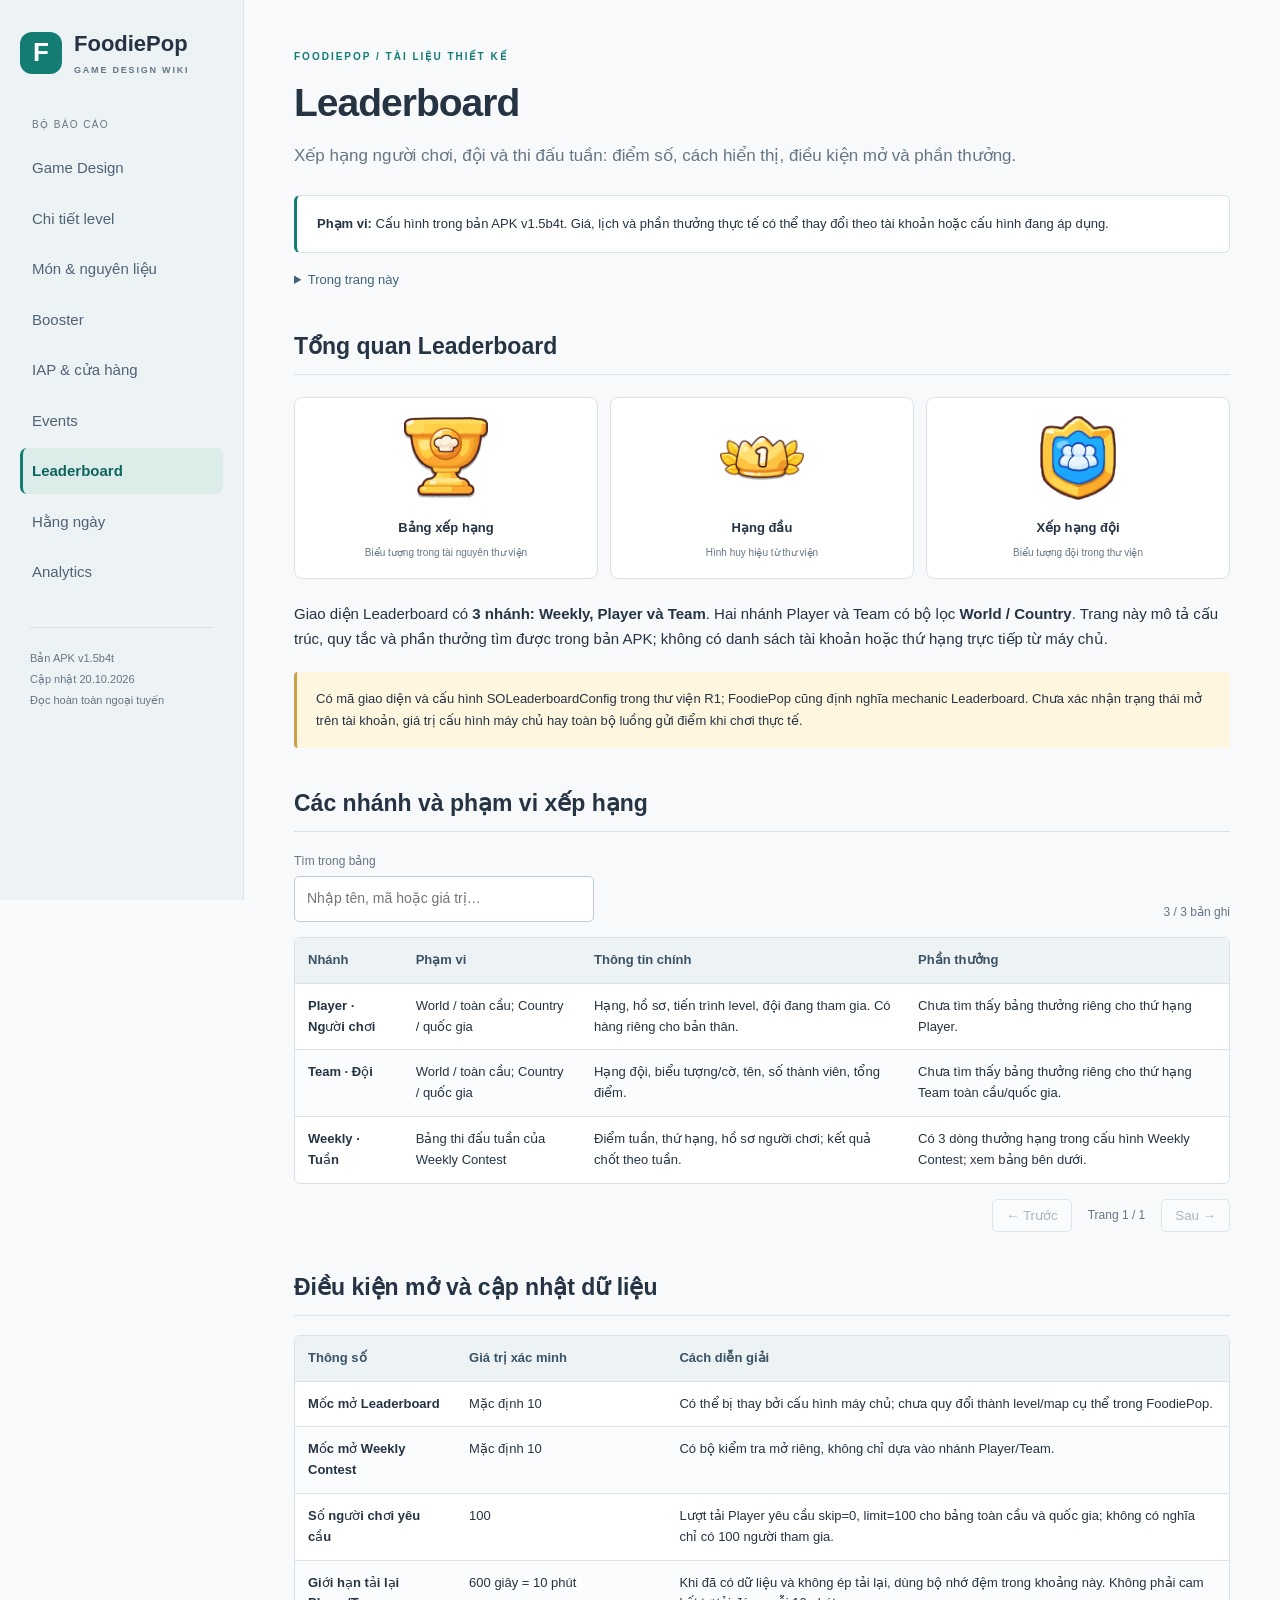
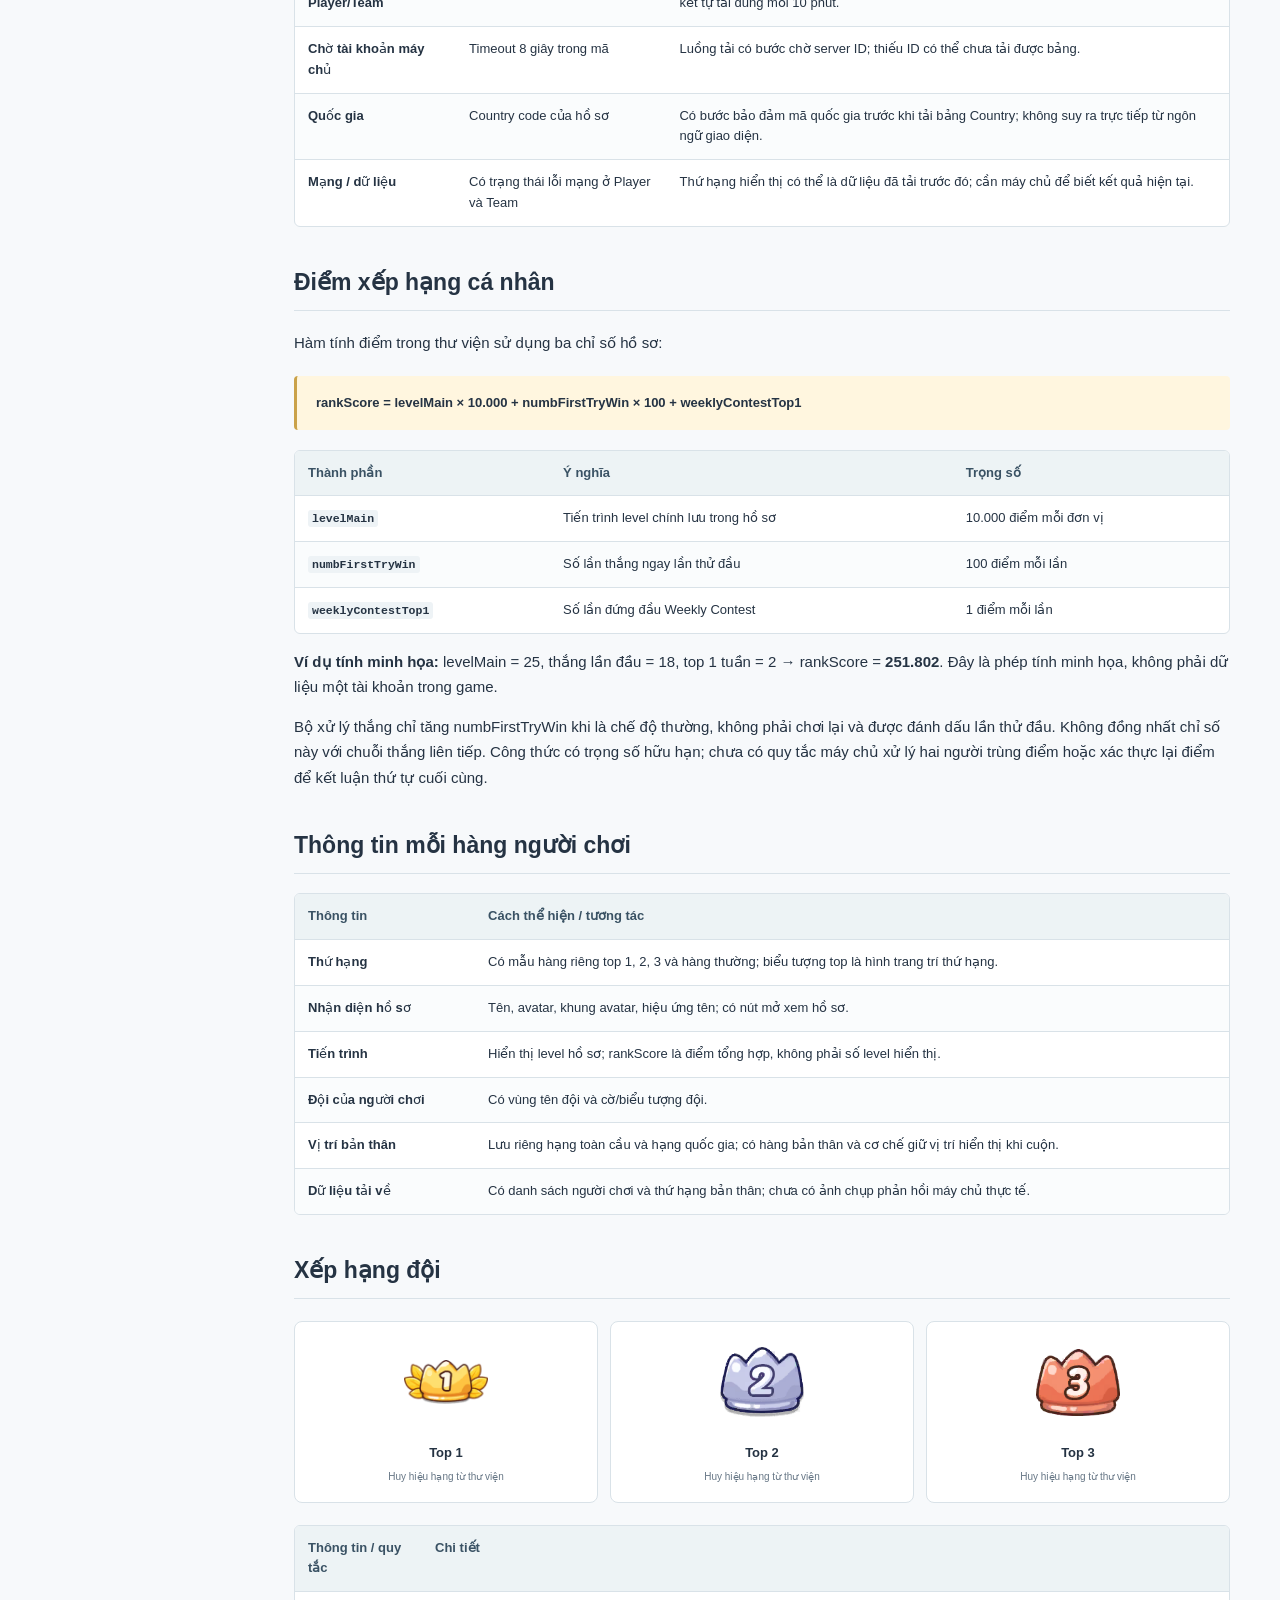
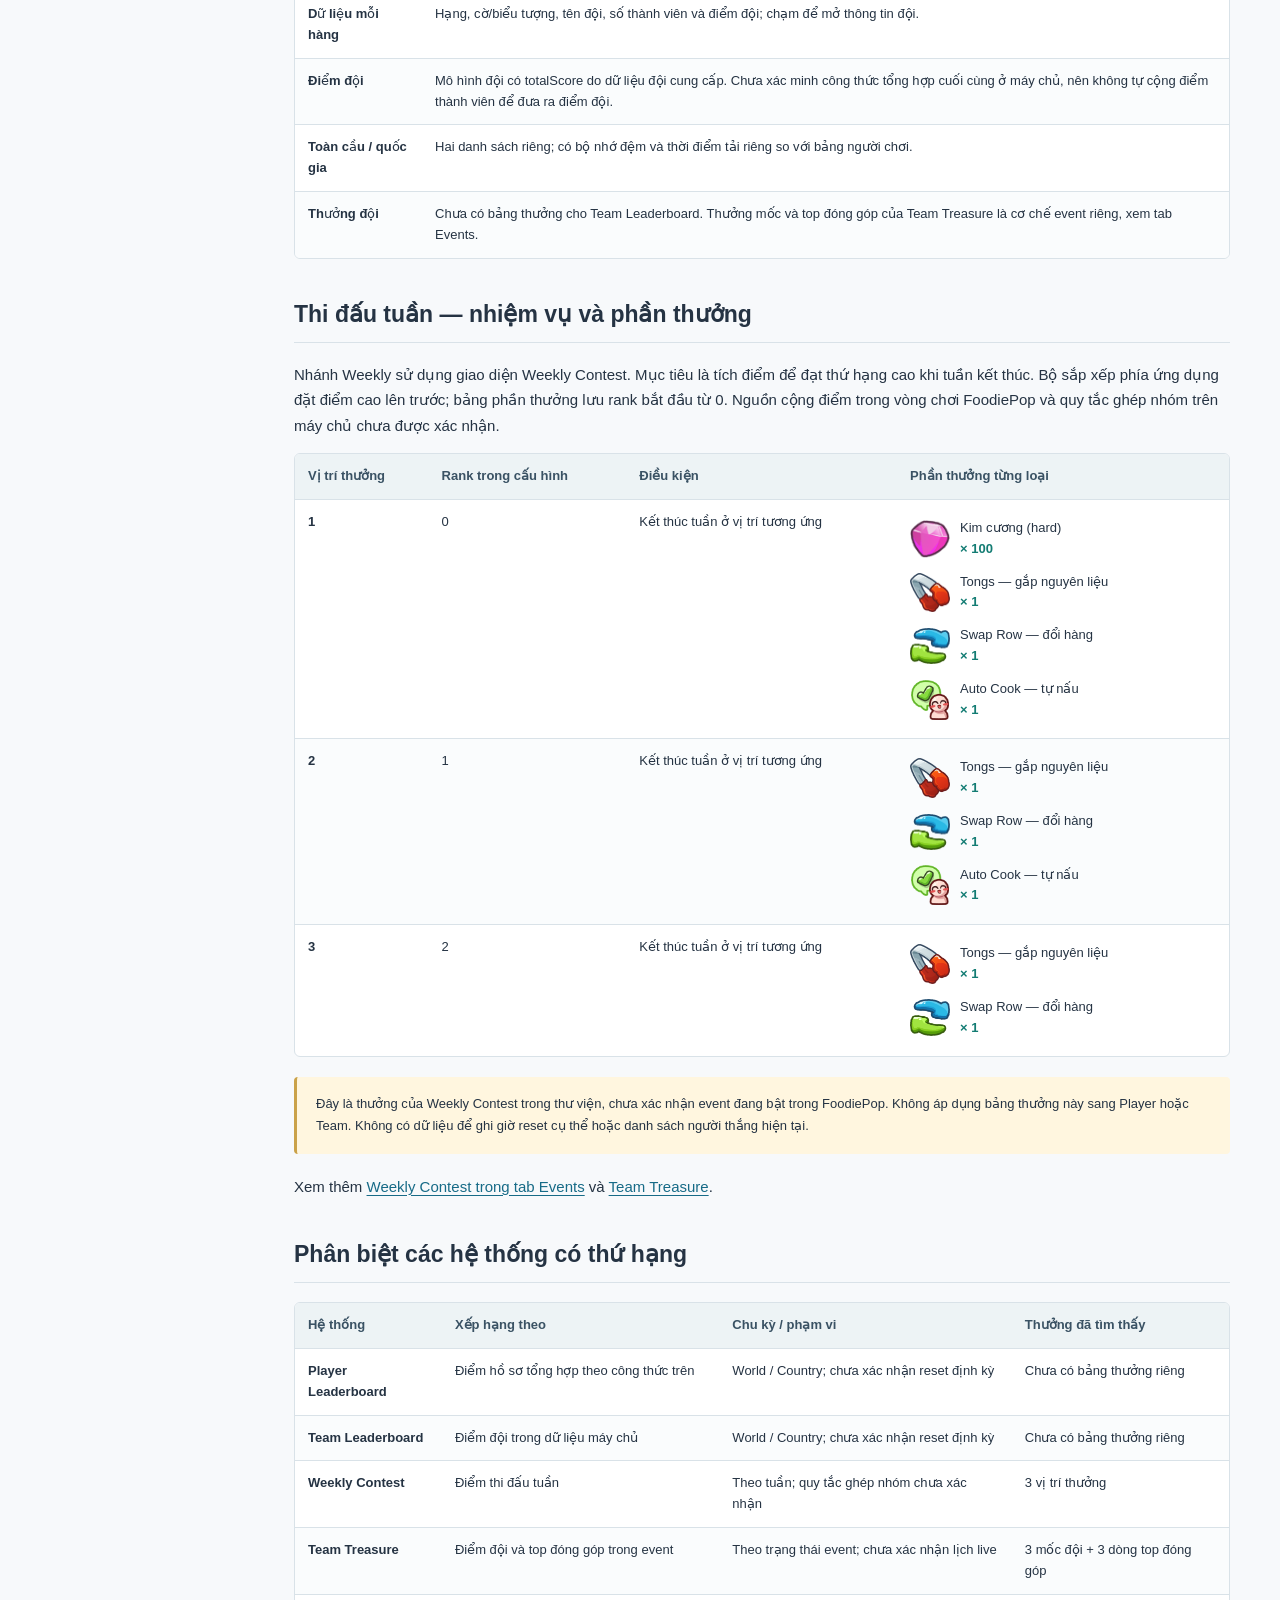
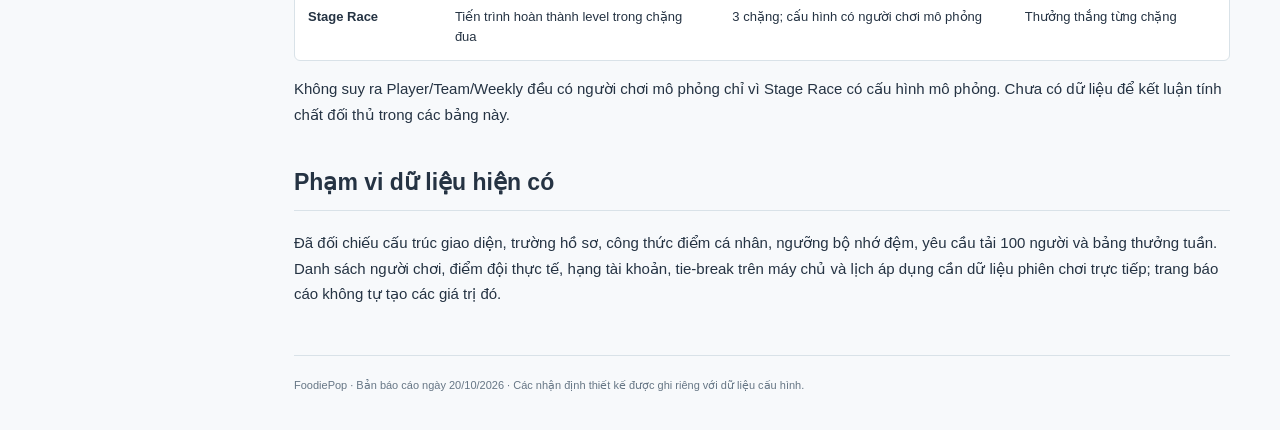
<file: Leaderboard/Leaderboard.html>
<!doctype html><html lang="vi"><head><meta charset="utf-8"><meta name="viewport" content="width=device-width,initial-scale=1"><title>FoodiePop — Leaderboard</title><link rel="stylesheet" href="../report.css"><script defer src="../report.js"></script></head><body><a class="skip" href="#main">Đến nội dung</a><aside><a class="brand" href="../LevelDesign.html"><span class="brand-icon">F</span><span>FoodiePop<small>GAME DESIGN WIKI</small></span></a><div class="nav-caption">BỘ BÁO CÁO</div><nav aria-label="Các phần báo cáo"><a href="../LevelDesign.html">Game Design</a><a href="../Levels/Levels.html">Chi tiết level</a><a href="../Items/Items.html">Món & nguyên liệu</a><a href="../Boosters/Boosters.html">Booster</a><a href="../IAP/IAP.html">IAP & cửa hàng</a><a href="../Events/Events.html">Events</a><a href="../Leaderboard/Leaderboard.html" aria-current="page">Leaderboard</a><a href="../Daily/Daily.html">Hằng ngày</a><a href="../Analytics/Analytics.html">Analytics</a></nav><div class="aside-footer">Bản APK v1.5b4t<br>Cập nhật 20.10.2026<br>Đọc hoàn toàn ngoại tuyến</div></aside><main id="main"><div class="eyebrow">FOODIEPOP / TÀI LIỆU THIẾT KẾ</div><h1>Leaderboard</h1><p class="lead">Xếp hạng người chơi, đội và thi đấu tuần: điểm số, cách hiển thị, điều kiện mở và phần thưởng.</p><div class="infobox"><strong>Phạm vi:</strong> Cấu hình trong bản APK v1.5b4t. Giá, lịch và phần thưởng thực tế có thể thay đổi theo tài khoản hoặc cấu hình đang áp dụng.</div><details class="toc"><summary>Trong trang này</summary><a href="#section-1">Tổng quan Leaderboard</a><a href="#section-2">Các nhánh và phạm vi xếp hạng</a><a href="#section-3">Điều kiện mở và cập nhật dữ liệu</a><a href="#section-4">Điểm xếp hạng cá nhân</a><a href="#section-5">Thông tin mỗi hàng người chơi</a><a href="#section-6">Xếp hạng đội</a><a href="#section-7">Thi đấu tuần — nhiệm vụ và phần thưởng</a><a href="#section-8">Phân biệt các hệ thống có thứ hạng</a><a href="#section-9">Phạm vi dữ liệu hiện có</a></details><h2 id="section-1">Tổng quan Leaderboard</h2><div class="visual-cards"><figure><img class="tab-image" src="../Images/Events/leaderboard.png" alt="Bảng xếp hạng" width="84" height="84" loading="lazy"><figcaption><b>Bảng xếp hạng</b><span>Biểu tượng trong tài nguyên thư viện</span></figcaption></figure><figure><img class="tab-image" src="../Images/Leaderboard/gold.png" alt="Hạng đầu" width="84" height="84" loading="lazy"><figcaption><b>Hạng đầu</b><span>Hình huy hiệu từ thư viện</span></figcaption></figure><figure><img class="tab-image" src="../Images/Leaderboard/team.png" alt="Xếp hạng đội" width="84" height="84" loading="lazy"><figcaption><b>Xếp hạng đội</b><span>Biểu tượng đội trong thư viện</span></figcaption></figure></div><p>Giao diện Leaderboard có <b>3 nhánh: Weekly, Player và Team</b>. Hai nhánh Player và Team có bộ lọc <b>World / Country</b>. Trang này mô tả cấu trúc, quy tắc và phần thưởng tìm được trong bản APK; không có danh sách tài khoản hoặc thứ hạng trực tiếp từ máy chủ.</p><div class="note">Có mã giao diện và cấu hình SOLeaderboardConfig trong thư viện R1; FoodiePop cũng định nghĩa mechanic Leaderboard. Chưa xác nhận trạng thái mở trên tài khoản, giá trị cấu hình máy chủ hay toàn bộ luồng gửi điểm khi chơi thực tế.</div><h2 id="section-2">Các nhánh và phạm vi xếp hạng</h2><section class="data-table"><div class="table-tools"><label>Tìm trong bảng <input class="search" type="search" placeholder="Nhập tên, mã hoặc giá trị…"></label><span class="result-count" aria-live="polite"></span></div><div class="scroll"><table><thead><tr><th scope="col">Nhánh</th><th scope="col">Phạm vi</th><th scope="col">Thông tin chính</th><th scope="col">Phần thưởng</th></tr></thead><tbody><tr><td>Player · Người chơi</td><td>World / toàn cầu; Country / quốc gia</td><td>Hạng, hồ sơ, tiến trình level, đội đang tham gia. Có hàng riêng cho bản thân.</td><td>Chưa tìm thấy bảng thưởng riêng cho thứ hạng Player.</td></tr><tr><td>Team · Đội</td><td>World / toàn cầu; Country / quốc gia</td><td>Hạng đội, biểu tượng/cờ, tên, số thành viên, tổng điểm.</td><td>Chưa tìm thấy bảng thưởng riêng cho thứ hạng Team toàn cầu/quốc gia.</td></tr><tr><td>Weekly · Tuần</td><td>Bảng thi đấu tuần của Weekly Contest</td><td>Điểm tuần, thứ hạng, hồ sơ người chơi; kết quả chốt theo tuần.</td><td>Có 3 dòng thưởng hạng trong cấu hình Weekly Contest; xem bảng bên dưới.</td></tr></tbody></table></div><div class="pager"><button class="prev">← Trước</button><span class="page-count" aria-live="polite"></span><button class="next">Sau →</button></div></section><h2 id="section-3">Điều kiện mở và cập nhật dữ liệu</h2><section class="data-table"><div class="scroll"><table><thead><tr><th scope="col">Thông số</th><th scope="col">Giá trị xác minh</th><th scope="col">Cách diễn giải</th></tr></thead><tbody><tr><td>Mốc mở Leaderboard</td><td>Mặc định 10</td><td>Có thể bị thay bởi cấu hình máy chủ; chưa quy đổi thành level/map cụ thể trong FoodiePop.</td></tr><tr><td>Mốc mở Weekly Contest</td><td>Mặc định 10</td><td>Có bộ kiểm tra mở riêng, không chỉ dựa vào nhánh Player/Team.</td></tr><tr><td>Số người chơi yêu cầu</td><td>100</td><td>Lượt tải Player yêu cầu skip=0, limit=100 cho bảng toàn cầu và quốc gia; không có nghĩa chỉ có 100 người tham gia.</td></tr><tr><td>Giới hạn tải lại Player/Team</td><td>600 giây = 10 phút</td><td>Khi đã có dữ liệu và không ép tải lại, dùng bộ nhớ đệm trong khoảng này. Không phải cam kết tự tải đúng mỗi 10 phút.</td></tr><tr><td>Chờ tài khoản máy chủ</td><td>Timeout 8 giây trong mã</td><td>Luồng tải có bước chờ server ID; thiếu ID có thể chưa tải được bảng.</td></tr><tr><td>Quốc gia</td><td>Country code của hồ sơ</td><td>Có bước bảo đảm mã quốc gia trước khi tải bảng Country; không suy ra trực tiếp từ ngôn ngữ giao diện.</td></tr><tr><td>Mạng / dữ liệu</td><td>Có trạng thái lỗi mạng ở Player và Team</td><td>Thứ hạng hiển thị có thể là dữ liệu đã tải trước đó; cần máy chủ để biết kết quả hiện tại.</td></tr></tbody></table></div></section><h2 id="section-4">Điểm xếp hạng cá nhân</h2><p>Hàm tính điểm trong thư viện sử dụng ba chỉ số hồ sơ:</p><div class="note"><b>rankScore = levelMain × 10.000 + numbFirstTryWin × 100 + weeklyContestTop1</b></div><section class="data-table"><div class="scroll"><table><thead><tr><th scope="col">Thành phần</th><th scope="col">Ý nghĩa</th><th scope="col">Trọng số</th></tr></thead><tbody><tr><td><code>levelMain</code></td><td>Tiến trình level chính lưu trong hồ sơ</td><td>10.000 điểm mỗi đơn vị</td></tr><tr><td><code>numbFirstTryWin</code></td><td>Số lần thắng ngay lần thử đầu</td><td>100 điểm mỗi lần</td></tr><tr><td><code>weeklyContestTop1</code></td><td>Số lần đứng đầu Weekly Contest</td><td>1 điểm mỗi lần</td></tr></tbody></table></div></section><p><b>Ví dụ tính minh họa:</b> levelMain = 25, thắng lần đầu = 18, top 1 tuần = 2 → rankScore = <b>251.802</b>. Đây là phép tính minh họa, không phải dữ liệu một tài khoản trong game.</p><p>Bộ xử lý thắng chỉ tăng numbFirstTryWin khi là chế độ thường, không phải chơi lại và được đánh dấu lần thử đầu. Không đồng nhất chỉ số này với chuỗi thắng liên tiếp. Công thức có trọng số hữu hạn; chưa có quy tắc máy chủ xử lý hai người trùng điểm hoặc xác thực lại điểm để kết luận thứ tự cuối cùng.</p><h2 id="section-5">Thông tin mỗi hàng người chơi</h2><section class="data-table"><div class="scroll"><table><thead><tr><th scope="col">Thông tin</th><th scope="col">Cách thể hiện / tương tác</th></tr></thead><tbody><tr><td>Thứ hạng</td><td>Có mẫu hàng riêng top 1, 2, 3 và hàng thường; biểu tượng top là hình trang trí thứ hạng.</td></tr><tr><td>Nhận diện hồ sơ</td><td>Tên, avatar, khung avatar, hiệu ứng tên; có nút mở xem hồ sơ.</td></tr><tr><td>Tiến trình</td><td>Hiển thị level hồ sơ; rankScore là điểm tổng hợp, không phải số level hiển thị.</td></tr><tr><td>Đội của người chơi</td><td>Có vùng tên đội và cờ/biểu tượng đội.</td></tr><tr><td>Vị trí bản thân</td><td>Lưu riêng hạng toàn cầu và hạng quốc gia; có hàng bản thân và cơ chế giữ vị trí hiển thị khi cuộn.</td></tr><tr><td>Dữ liệu tải về</td><td>Có danh sách người chơi và thứ hạng bản thân; chưa có ảnh chụp phản hồi máy chủ thực tế.</td></tr></tbody></table></div></section><h2 id="section-6">Xếp hạng đội</h2><div class="visual-cards"><figure><img class="tab-image" src="../Images/Leaderboard/gold.png" alt="Top 1" width="84" height="84" loading="lazy"><figcaption><b>Top 1</b><span>Huy hiệu hạng từ thư viện</span></figcaption></figure><figure><img class="tab-image" src="../Images/Leaderboard/silver.png" alt="Top 2" width="84" height="84" loading="lazy"><figcaption><b>Top 2</b><span>Huy hiệu hạng từ thư viện</span></figcaption></figure><figure><img class="tab-image" src="../Images/Leaderboard/bronze.png" alt="Top 3" width="84" height="84" loading="lazy"><figcaption><b>Top 3</b><span>Huy hiệu hạng từ thư viện</span></figcaption></figure></div><section class="data-table"><div class="scroll"><table><thead><tr><th scope="col">Thông tin / quy tắc</th><th scope="col">Chi tiết</th></tr></thead><tbody><tr><td>Dữ liệu mỗi hàng</td><td>Hạng, cờ/biểu tượng, tên đội, số thành viên và điểm đội; chạm để mở thông tin đội.</td></tr><tr><td>Điểm đội</td><td>Mô hình đội có totalScore do dữ liệu đội cung cấp. Chưa xác minh công thức tổng hợp cuối cùng ở máy chủ, nên không tự cộng điểm thành viên để đưa ra điểm đội.</td></tr><tr><td>Toàn cầu / quốc gia</td><td>Hai danh sách riêng; có bộ nhớ đệm và thời điểm tải riêng so với bảng người chơi.</td></tr><tr><td>Thưởng đội</td><td>Chưa có bảng thưởng cho Team Leaderboard. Thưởng mốc và top đóng góp của Team Treasure là cơ chế event riêng, xem tab Events.</td></tr></tbody></table></div></section><h2 id="section-7">Thi đấu tuần — nhiệm vụ và phần thưởng</h2><p>Nhánh Weekly sử dụng giao diện Weekly Contest. Mục tiêu là tích điểm để đạt thứ hạng cao khi tuần kết thúc. Bộ sắp xếp phía ứng dụng đặt điểm cao lên trước; bảng phần thưởng lưu rank bắt đầu từ 0. Nguồn cộng điểm trong vòng chơi FoodiePop và quy tắc ghép nhóm trên máy chủ chưa được xác nhận.</p><section class="data-table"><div class="scroll"><table><thead><tr><th scope="col">Vị trí thưởng</th><th scope="col">Rank trong cấu hình</th><th scope="col">Điều kiện</th><th scope="col">Phần thưởng từng loại</th></tr></thead><tbody><tr><td>1</td><td>0</td><td>Kết thúc tuần ở vị trí tương ứng</td><td><div class="event-reward" data-type="5" data-value="100"><img src="../Images/UI/hard.png" width="40" height="40" loading="lazy" alt="Kim cương (hard)"><span>Kim cương (hard) <b>× 100</b></span></div><div class="event-reward" data-type="20" data-value="1"><img src="../Images/UI/booster_ingredient_pick.png" width="40" height="40" loading="lazy" alt="Tongs — gắp nguyên liệu"><span>Tongs — gắp nguyên liệu <b>× 1</b></span></div><div class="event-reward" data-type="22" data-value="1"><img src="../Images/UI/booster_shift_up_row.png" width="40" height="40" loading="lazy" alt="Swap Row — đổi hàng"><span>Swap Row — đổi hàng <b>× 1</b></span></div><div class="event-reward" data-type="23" data-value="1"><img src="../Images/UI/booster_auto_cook.png" width="40" height="40" loading="lazy" alt="Auto Cook — tự nấu"><span>Auto Cook — tự nấu <b>× 1</b></span></div></td></tr><tr><td>2</td><td>1</td><td>Kết thúc tuần ở vị trí tương ứng</td><td><div class="event-reward" data-type="20" data-value="1"><img src="../Images/UI/booster_ingredient_pick.png" width="40" height="40" loading="lazy" alt="Tongs — gắp nguyên liệu"><span>Tongs — gắp nguyên liệu <b>× 1</b></span></div><div class="event-reward" data-type="22" data-value="1"><img src="../Images/UI/booster_shift_up_row.png" width="40" height="40" loading="lazy" alt="Swap Row — đổi hàng"><span>Swap Row — đổi hàng <b>× 1</b></span></div><div class="event-reward" data-type="23" data-value="1"><img src="../Images/UI/booster_auto_cook.png" width="40" height="40" loading="lazy" alt="Auto Cook — tự nấu"><span>Auto Cook — tự nấu <b>× 1</b></span></div></td></tr><tr><td>3</td><td>2</td><td>Kết thúc tuần ở vị trí tương ứng</td><td><div class="event-reward" data-type="20" data-value="1"><img src="../Images/UI/booster_ingredient_pick.png" width="40" height="40" loading="lazy" alt="Tongs — gắp nguyên liệu"><span>Tongs — gắp nguyên liệu <b>× 1</b></span></div><div class="event-reward" data-type="22" data-value="1"><img src="../Images/UI/booster_shift_up_row.png" width="40" height="40" loading="lazy" alt="Swap Row — đổi hàng"><span>Swap Row — đổi hàng <b>× 1</b></span></div></td></tr></tbody></table></div></section><div class="note">Đây là thưởng của Weekly Contest trong thư viện, chưa xác nhận event đang bật trong FoodiePop. Không áp dụng bảng thưởng này sang Player hoặc Team. Không có dữ liệu để ghi giờ reset cụ thể hoặc danh sách người thắng hiện tại.</div><p>Xem thêm <a href="../Events/Events.html#event-weekly">Weekly Contest trong tab Events</a> và <a href="../Events/Events.html#event-team">Team Treasure</a>.</p><h2 id="section-8">Phân biệt các hệ thống có thứ hạng</h2><section class="data-table"><div class="scroll"><table><thead><tr><th scope="col">Hệ thống</th><th scope="col">Xếp hạng theo</th><th scope="col">Chu kỳ / phạm vi</th><th scope="col">Thưởng đã tìm thấy</th></tr></thead><tbody><tr><td>Player Leaderboard</td><td>Điểm hồ sơ tổng hợp theo công thức trên</td><td>World / Country; chưa xác nhận reset định kỳ</td><td>Chưa có bảng thưởng riêng</td></tr><tr><td>Team Leaderboard</td><td>Điểm đội trong dữ liệu máy chủ</td><td>World / Country; chưa xác nhận reset định kỳ</td><td>Chưa có bảng thưởng riêng</td></tr><tr><td>Weekly Contest</td><td>Điểm thi đấu tuần</td><td>Theo tuần; quy tắc ghép nhóm chưa xác nhận</td><td>3 vị trí thưởng</td></tr><tr><td>Team Treasure</td><td>Điểm đội và top đóng góp trong event</td><td>Theo trạng thái event; chưa xác nhận lịch live</td><td>3 mốc đội + 3 dòng top đóng góp</td></tr><tr><td>Stage Race</td><td>Tiến trình hoàn thành level trong chặng đua</td><td>3 chặng; cấu hình có người chơi mô phỏng</td><td>Thưởng thắng từng chặng</td></tr></tbody></table></div></section><p>Không suy ra Player/Team/Weekly đều có người chơi mô phỏng chỉ vì Stage Race có cấu hình mô phỏng. Chưa có dữ liệu để kết luận tính chất đối thủ trong các bảng này.</p><h2 id="section-9">Phạm vi dữ liệu hiện có</h2><p>Đã đối chiếu cấu trúc giao diện, trường hồ sơ, công thức điểm cá nhân, ngưỡng bộ nhớ đệm, yêu cầu tải 100 người và bảng thưởng tuần. Danh sách người chơi, điểm đội thực tế, hạng tài khoản, tie-break trên máy chủ và lịch áp dụng cần dữ liệu phiên chơi trực tiếp; trang báo cáo không tự tạo các giá trị đó.</p><footer>FoodiePop · Bản báo cáo ngày 20/10/2026 · Các nhận định thiết kế được ghi riêng với dữ liệu cấu hình.</footer></main></body></html>
</file>
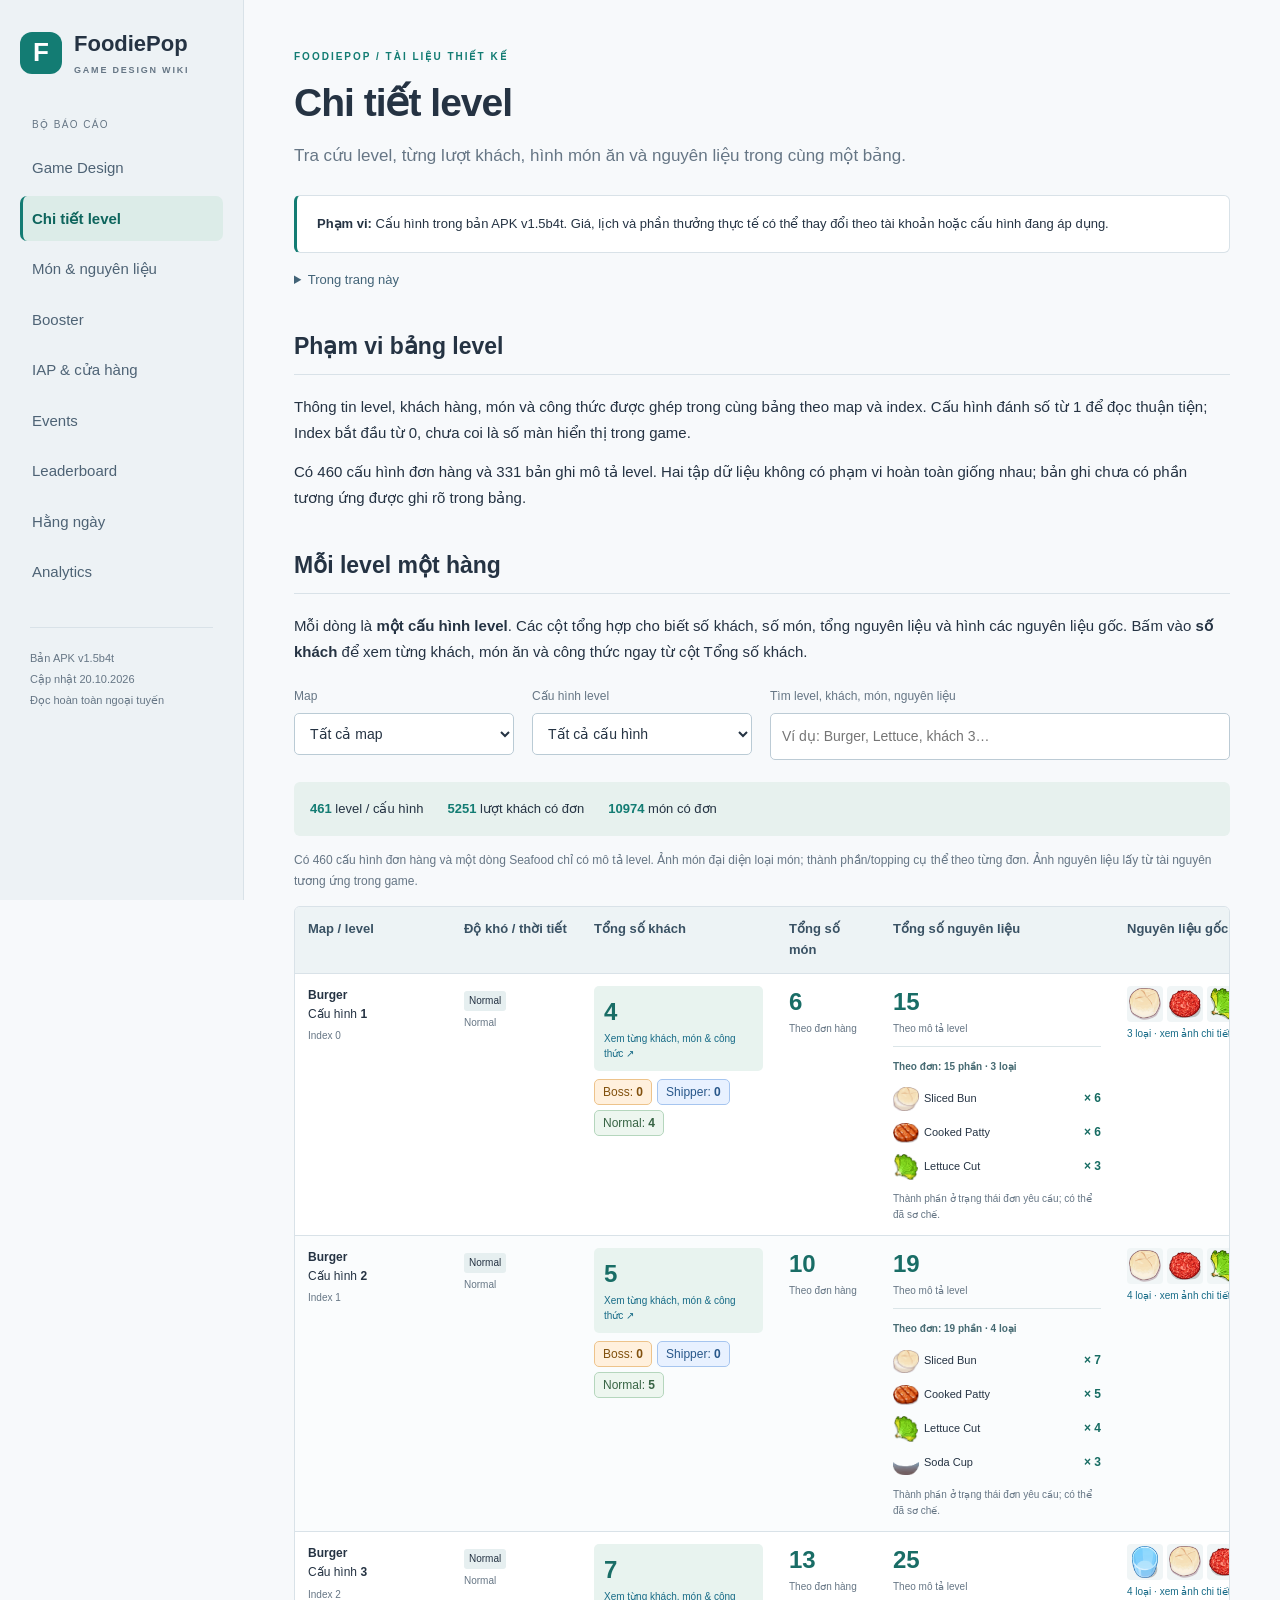
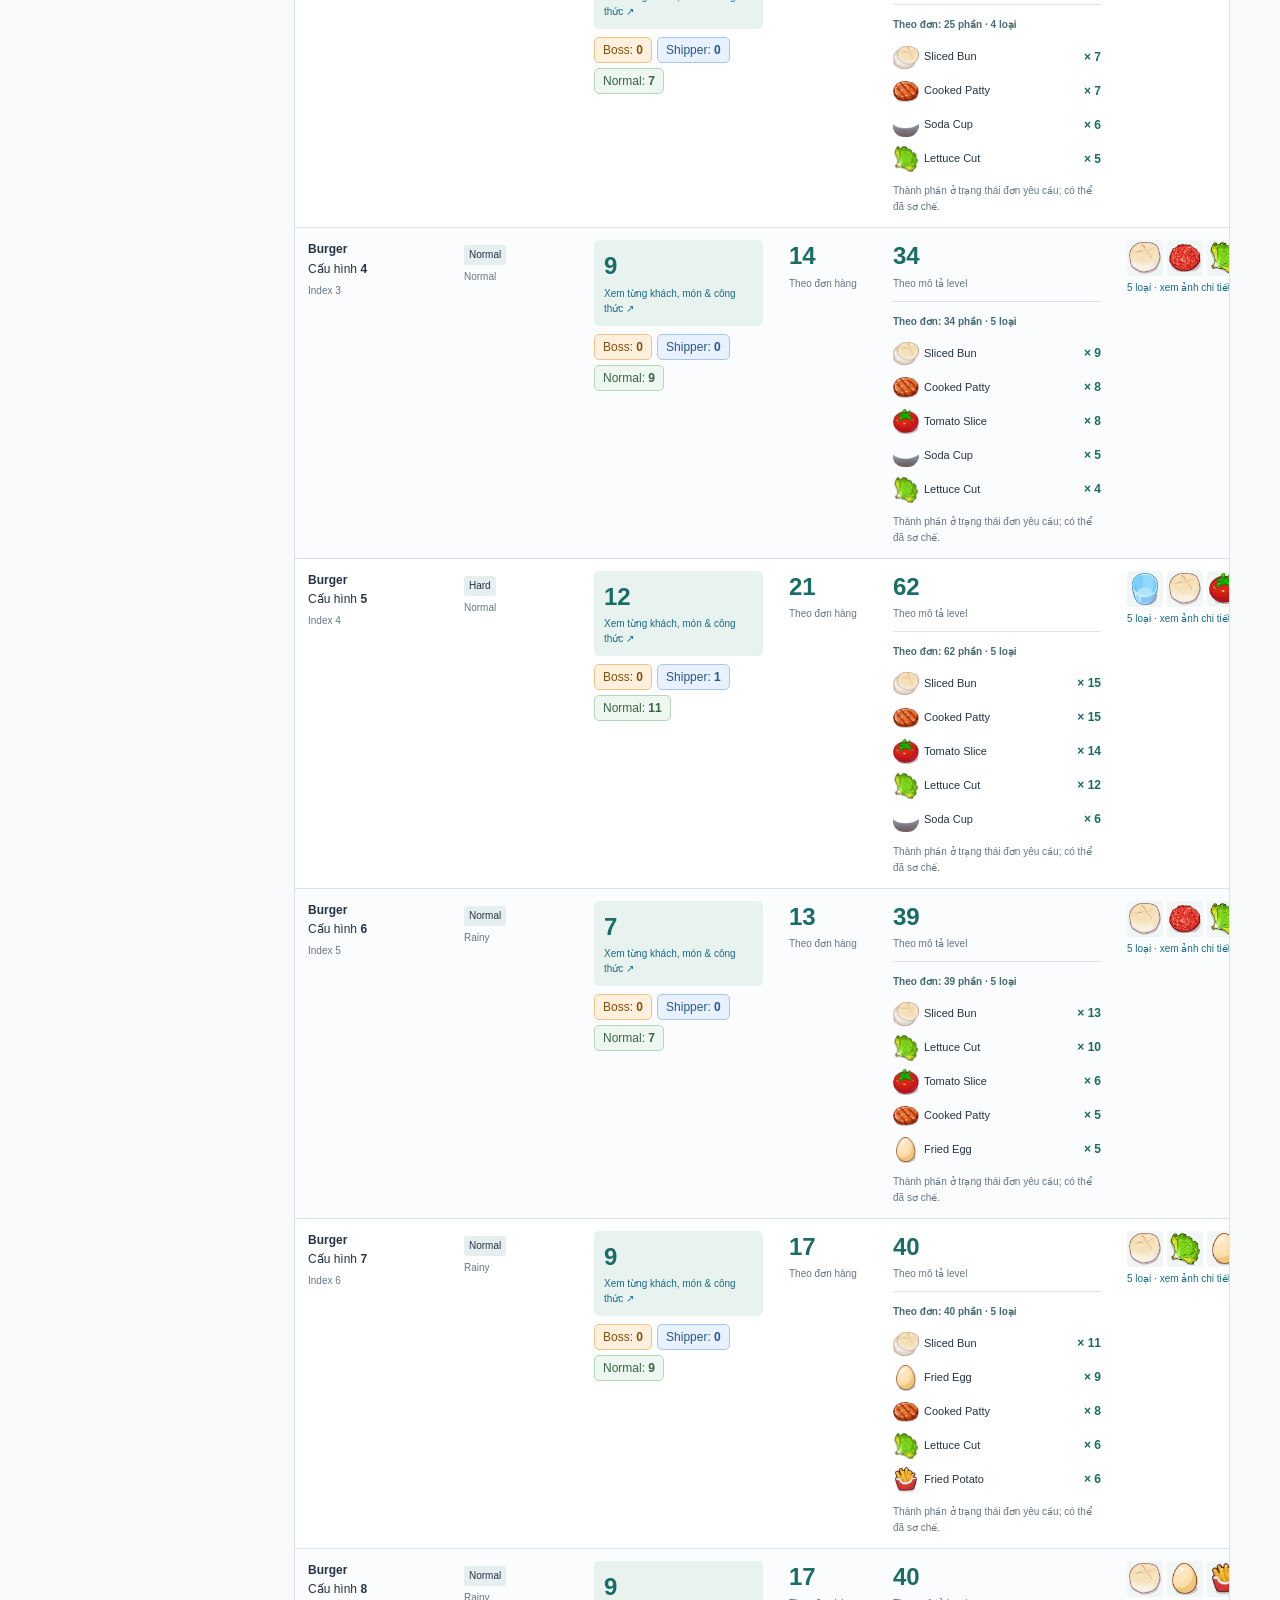
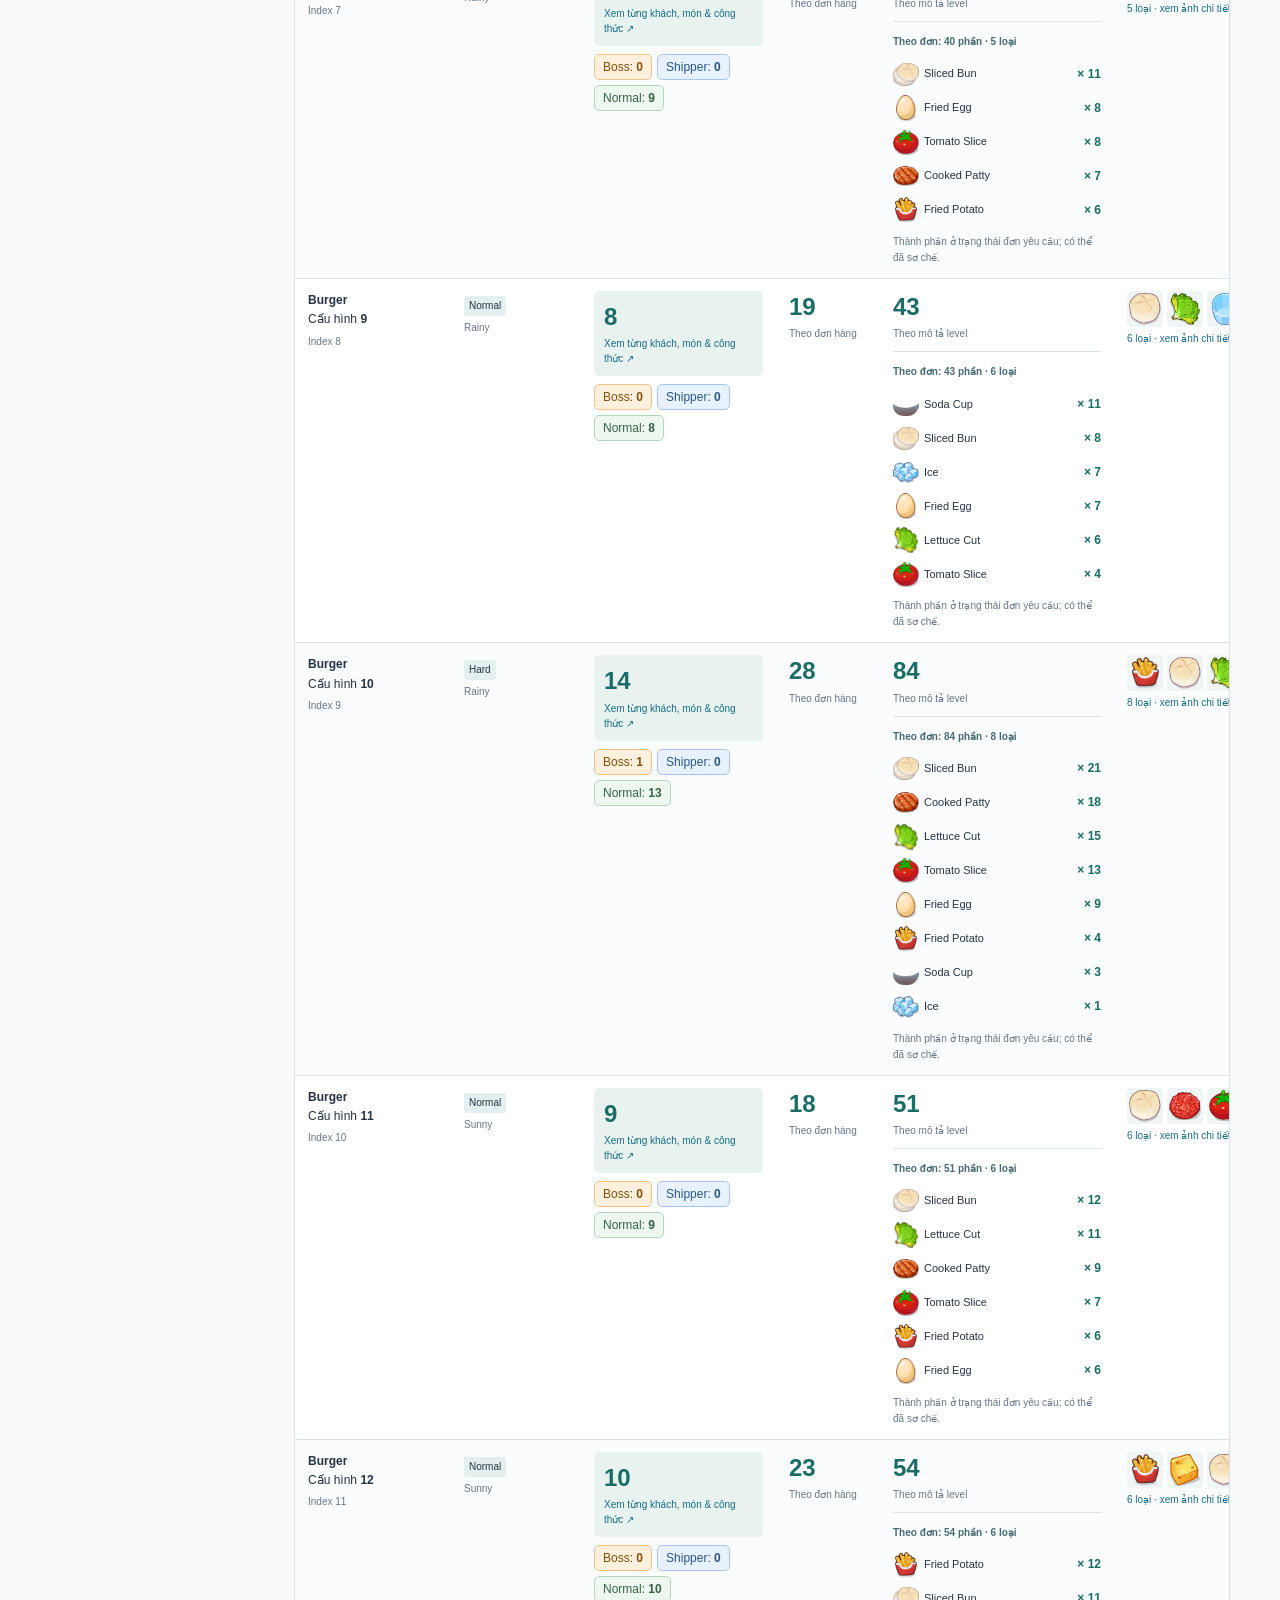
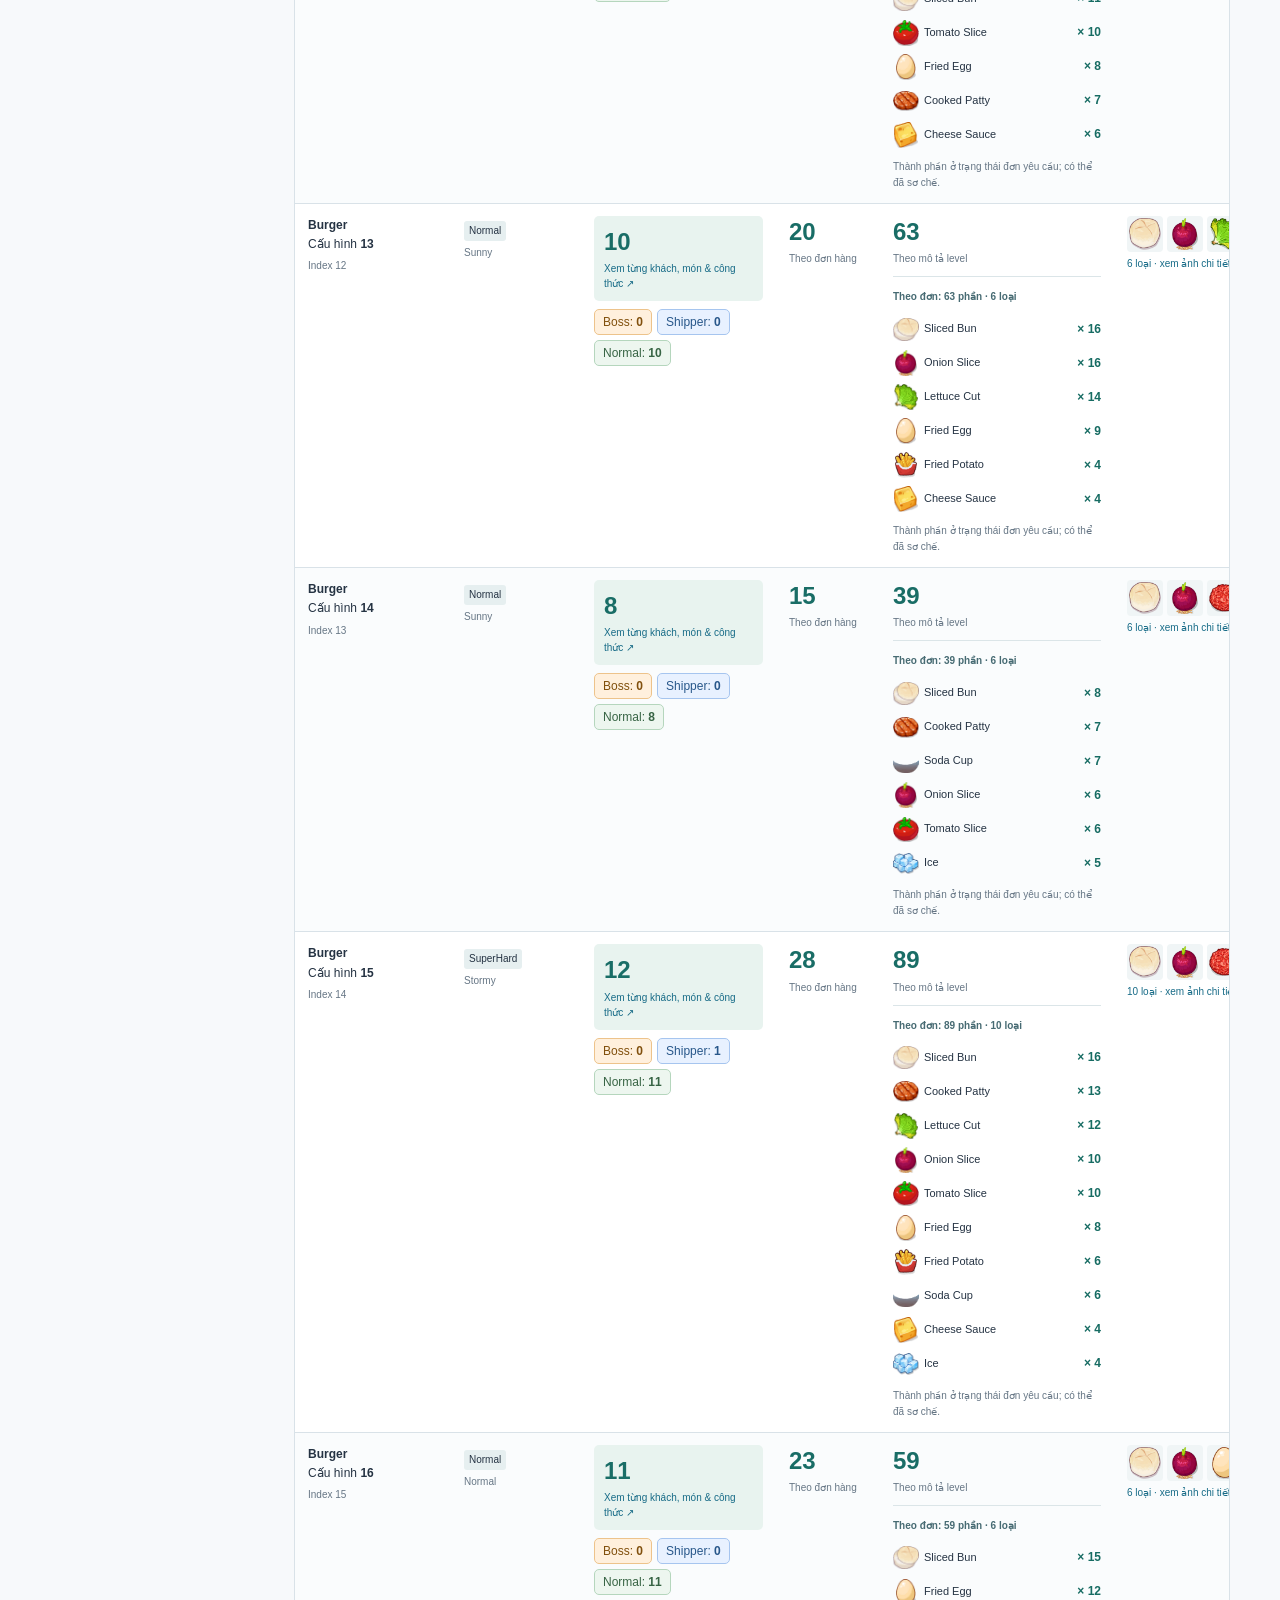
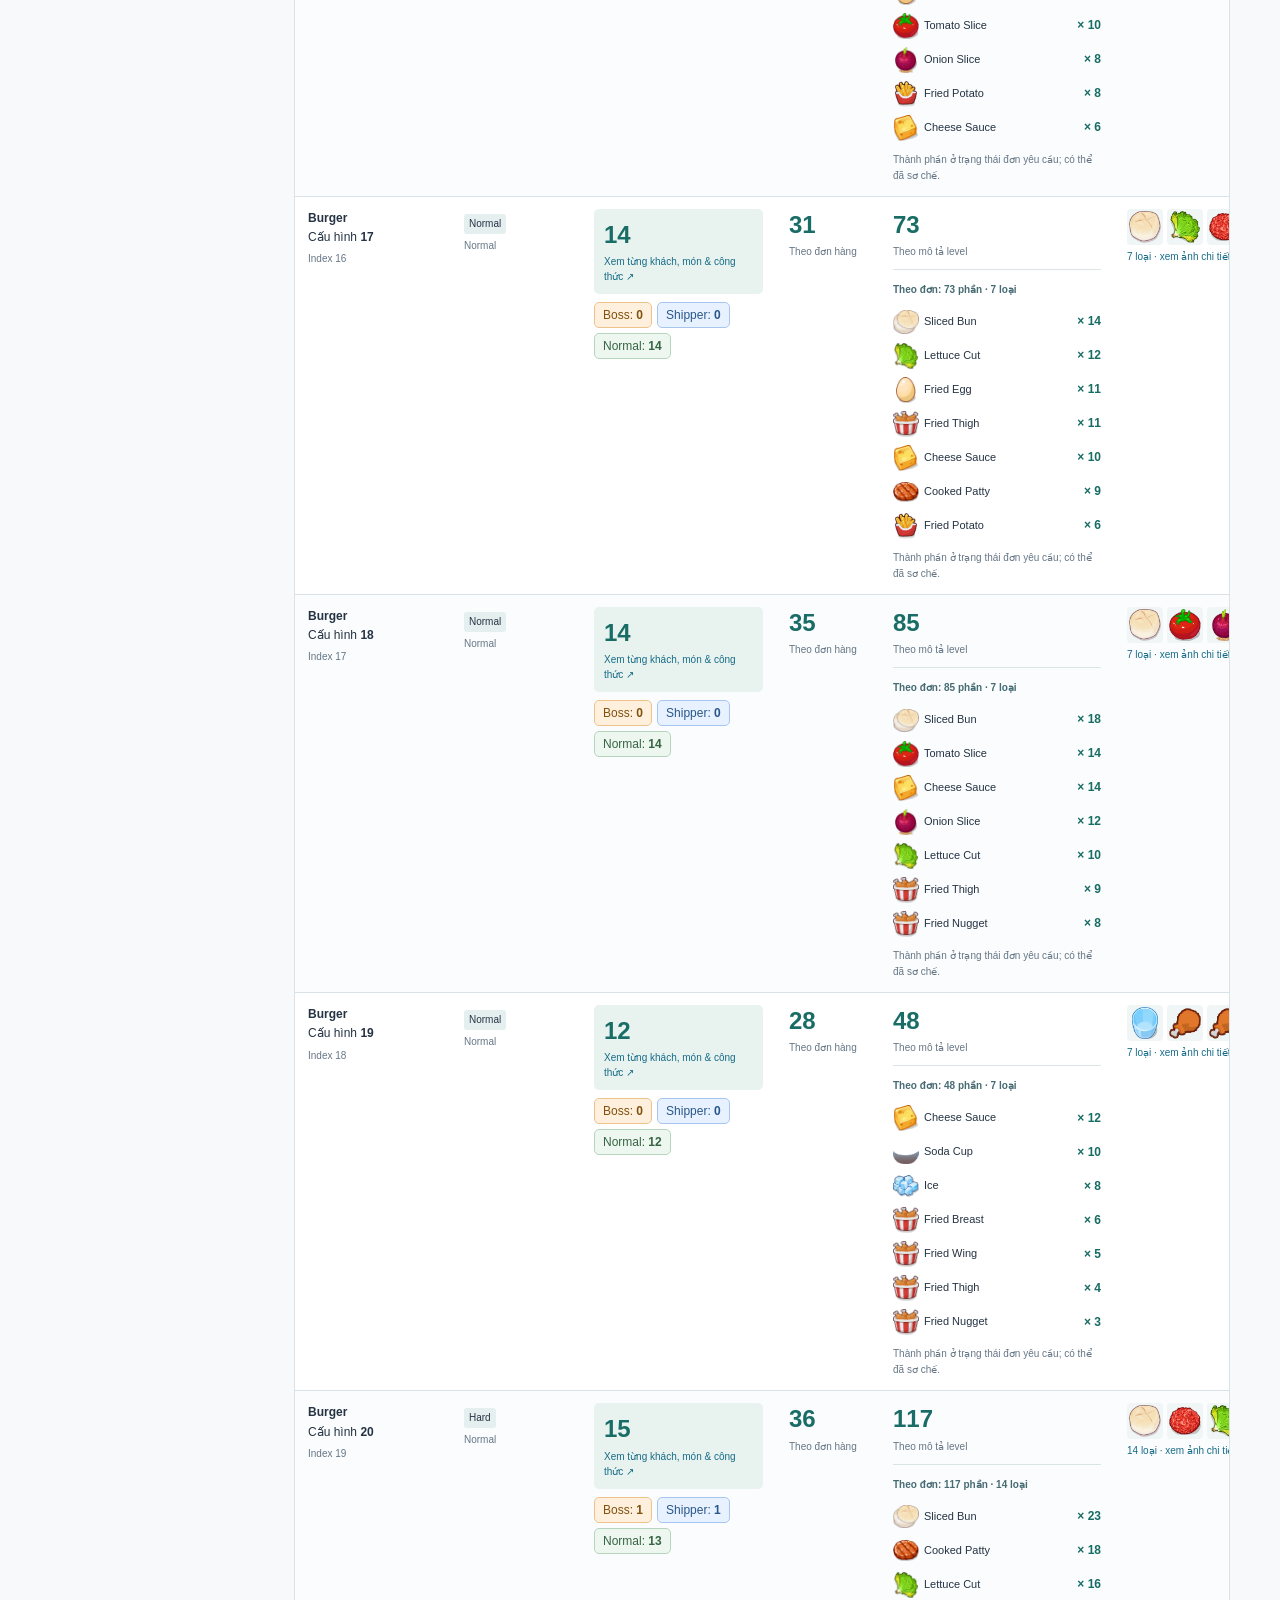
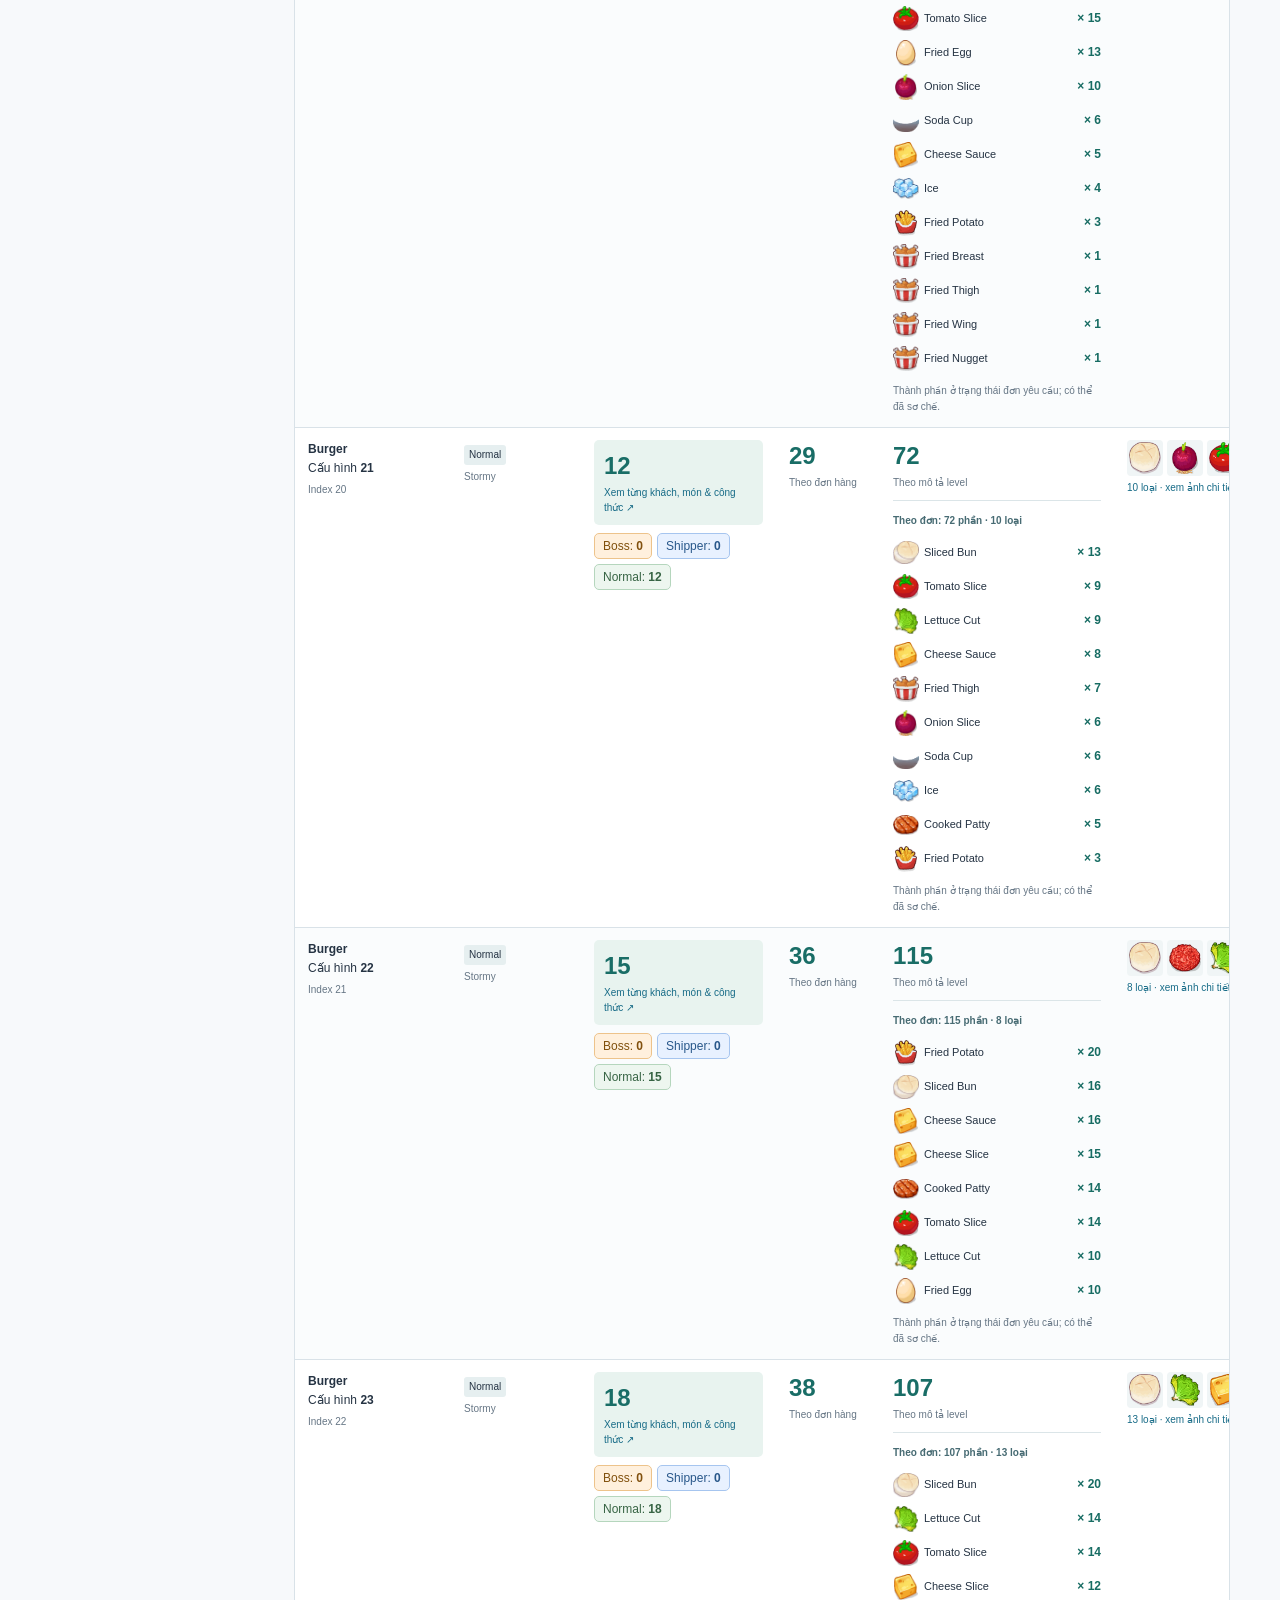
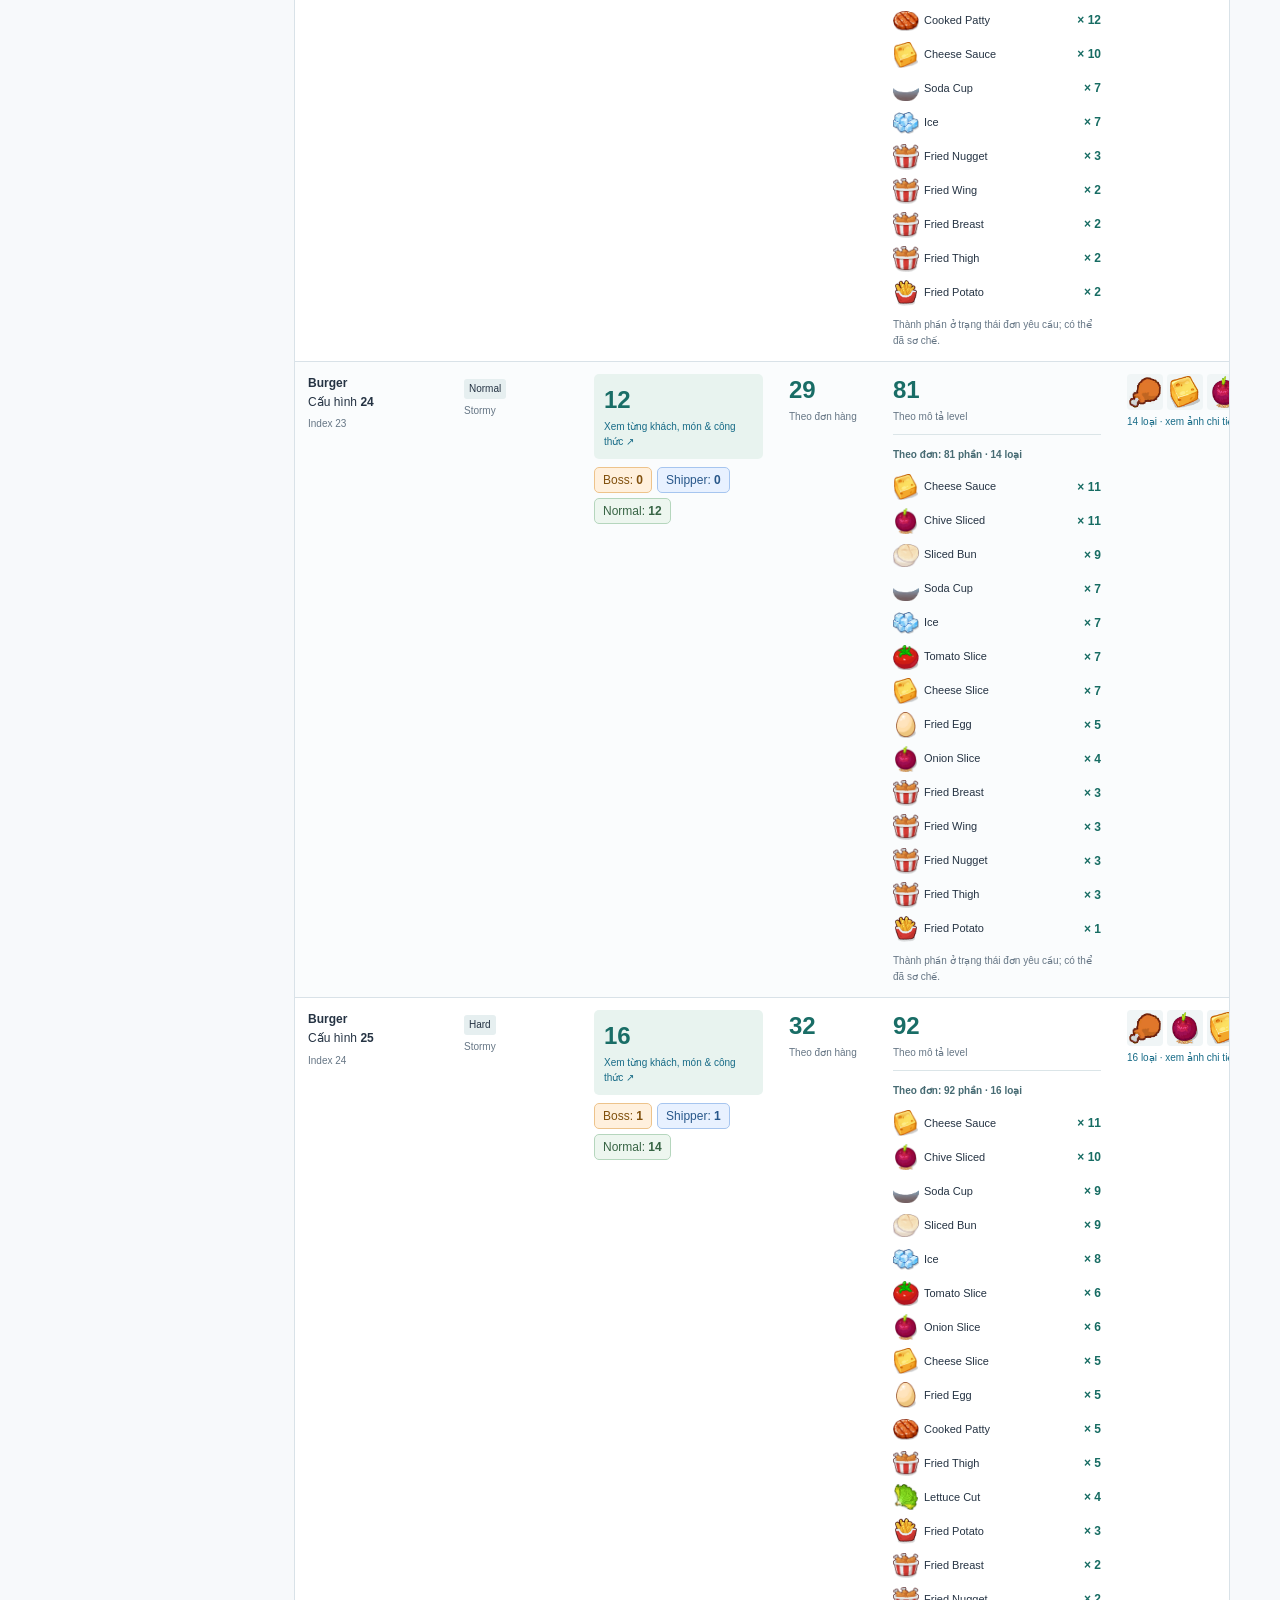
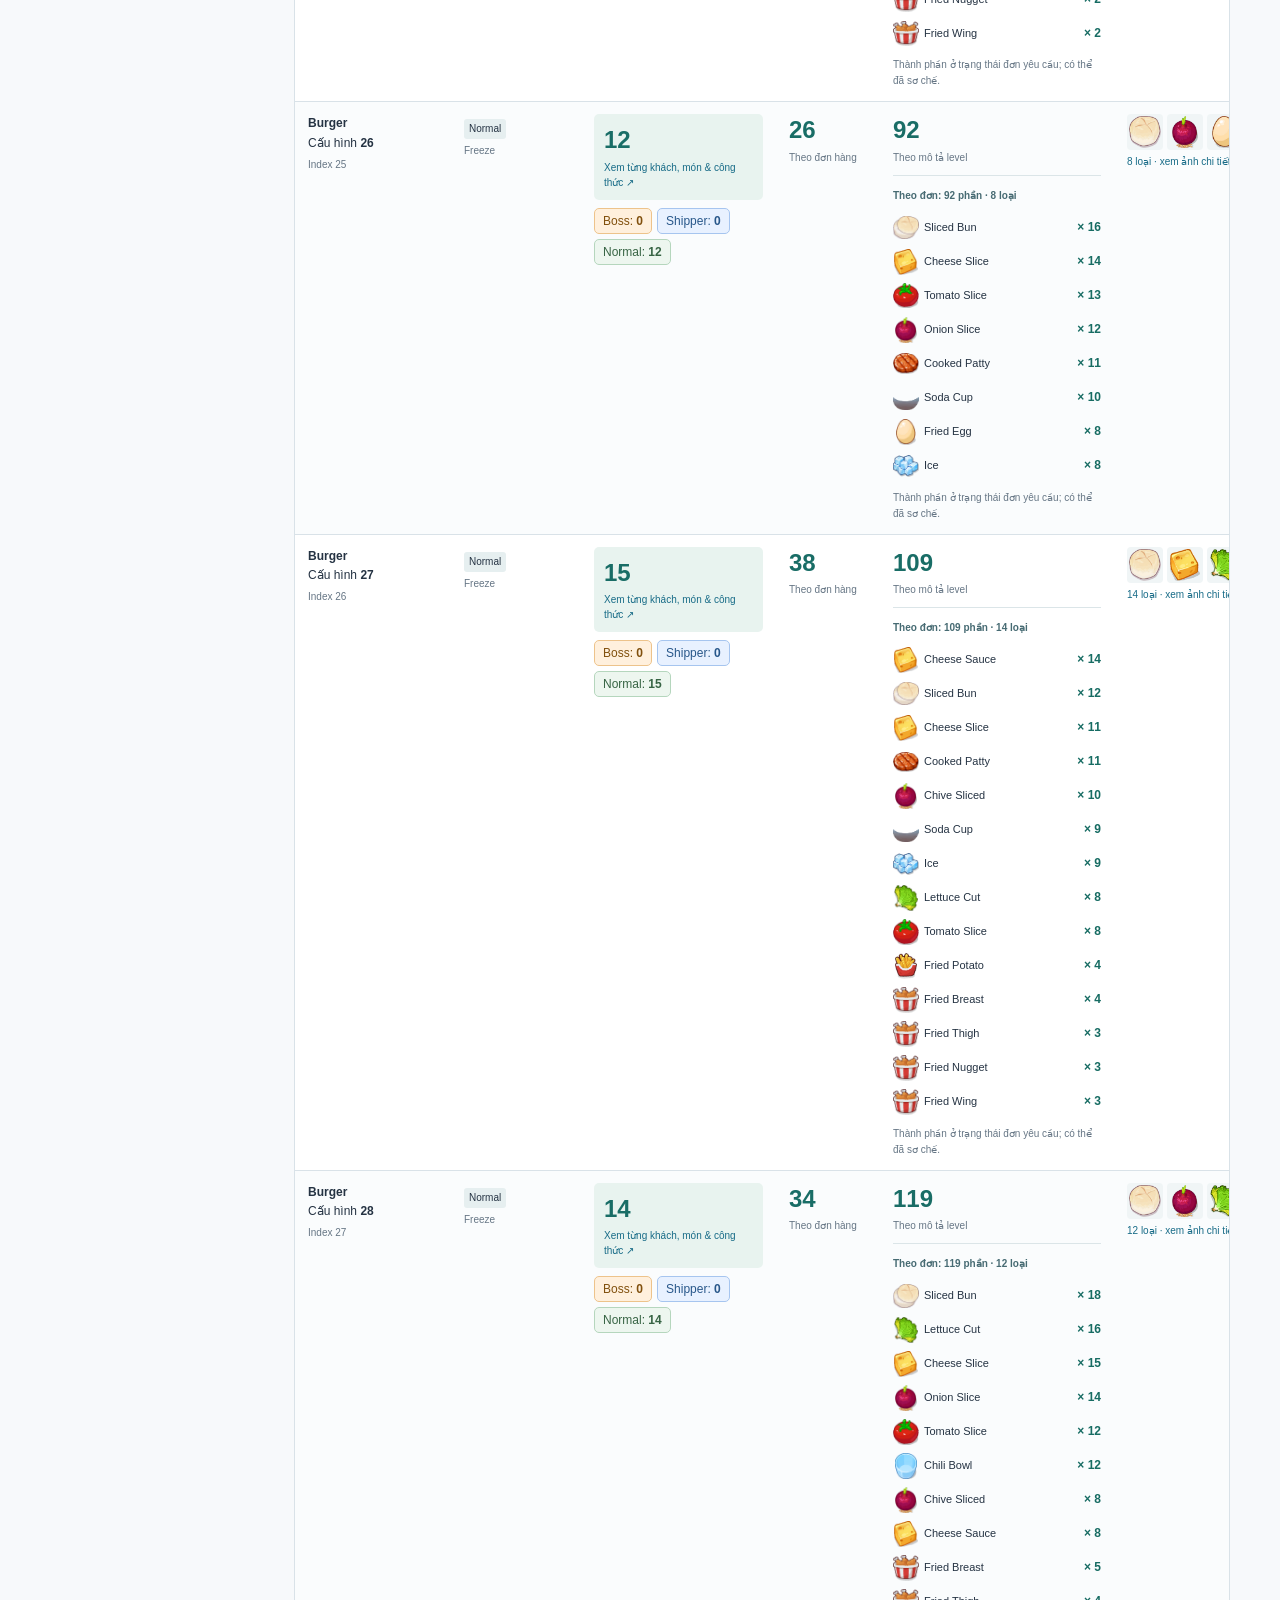
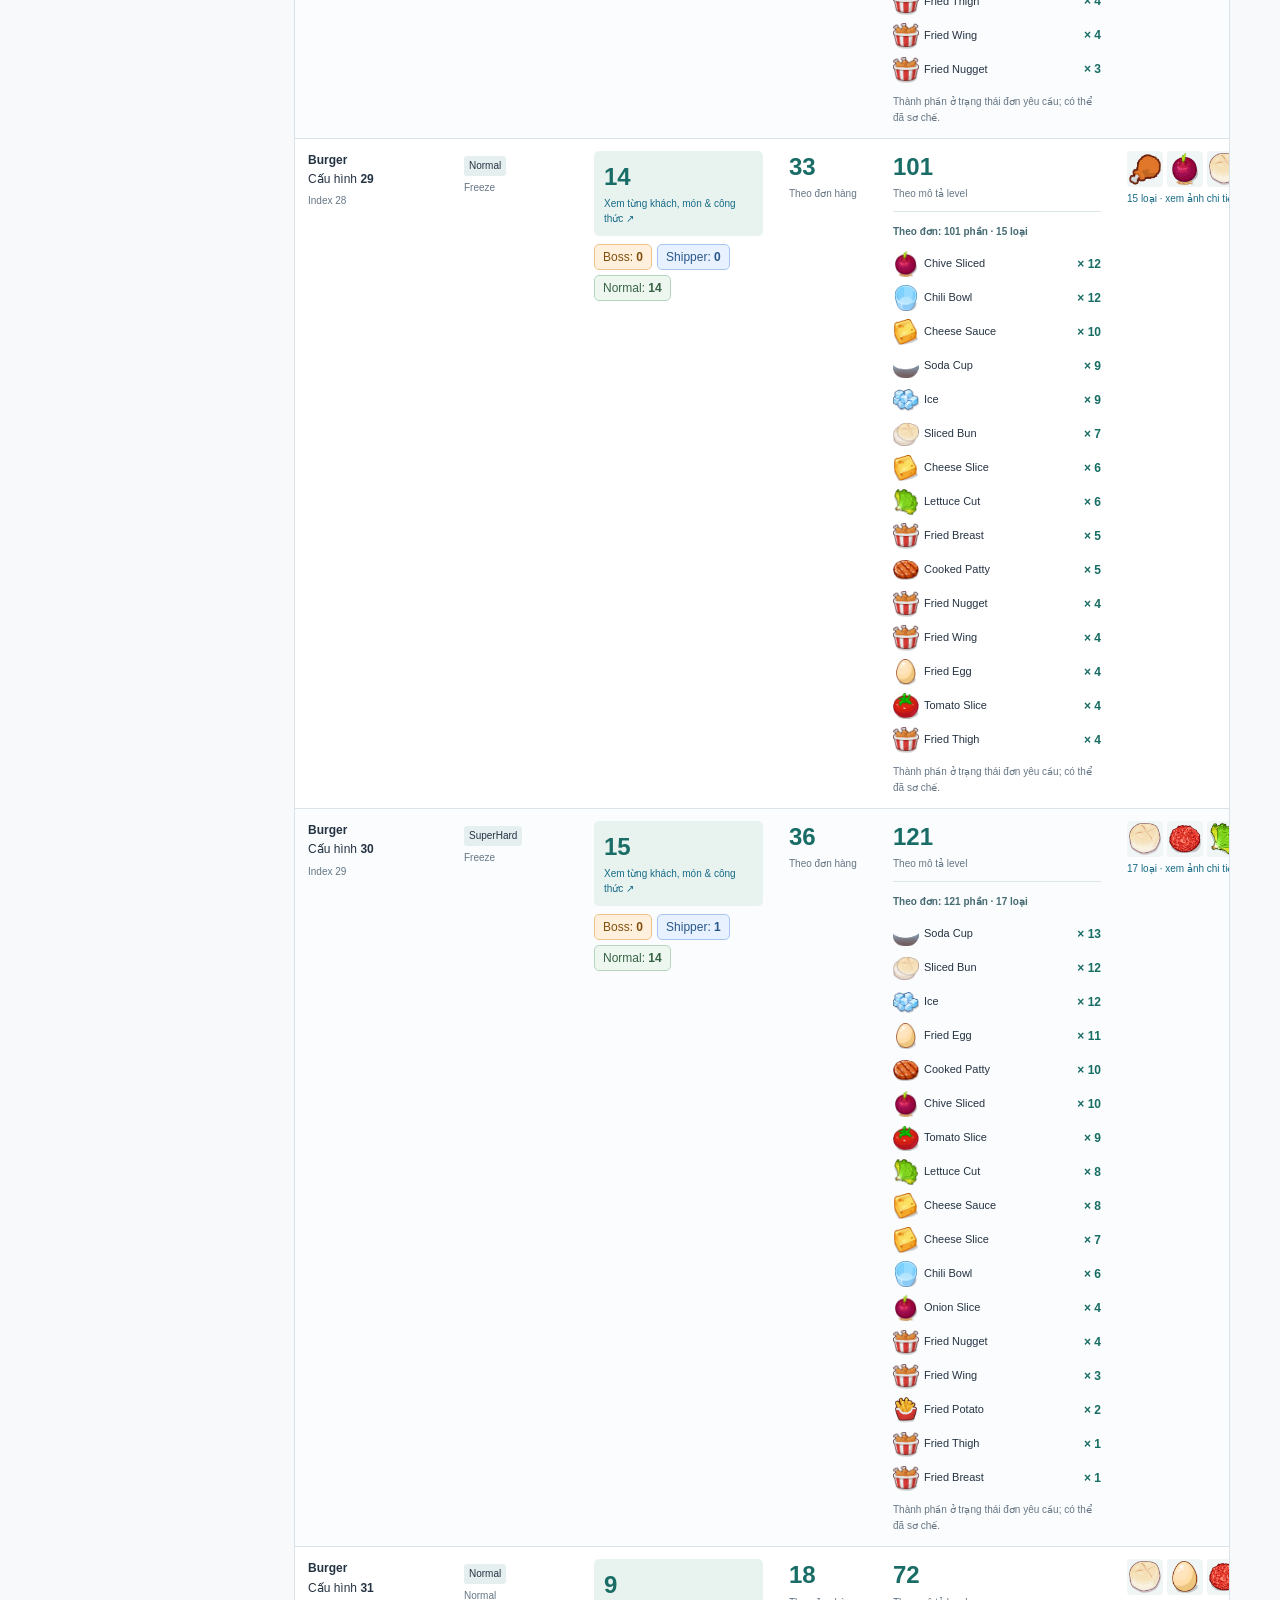
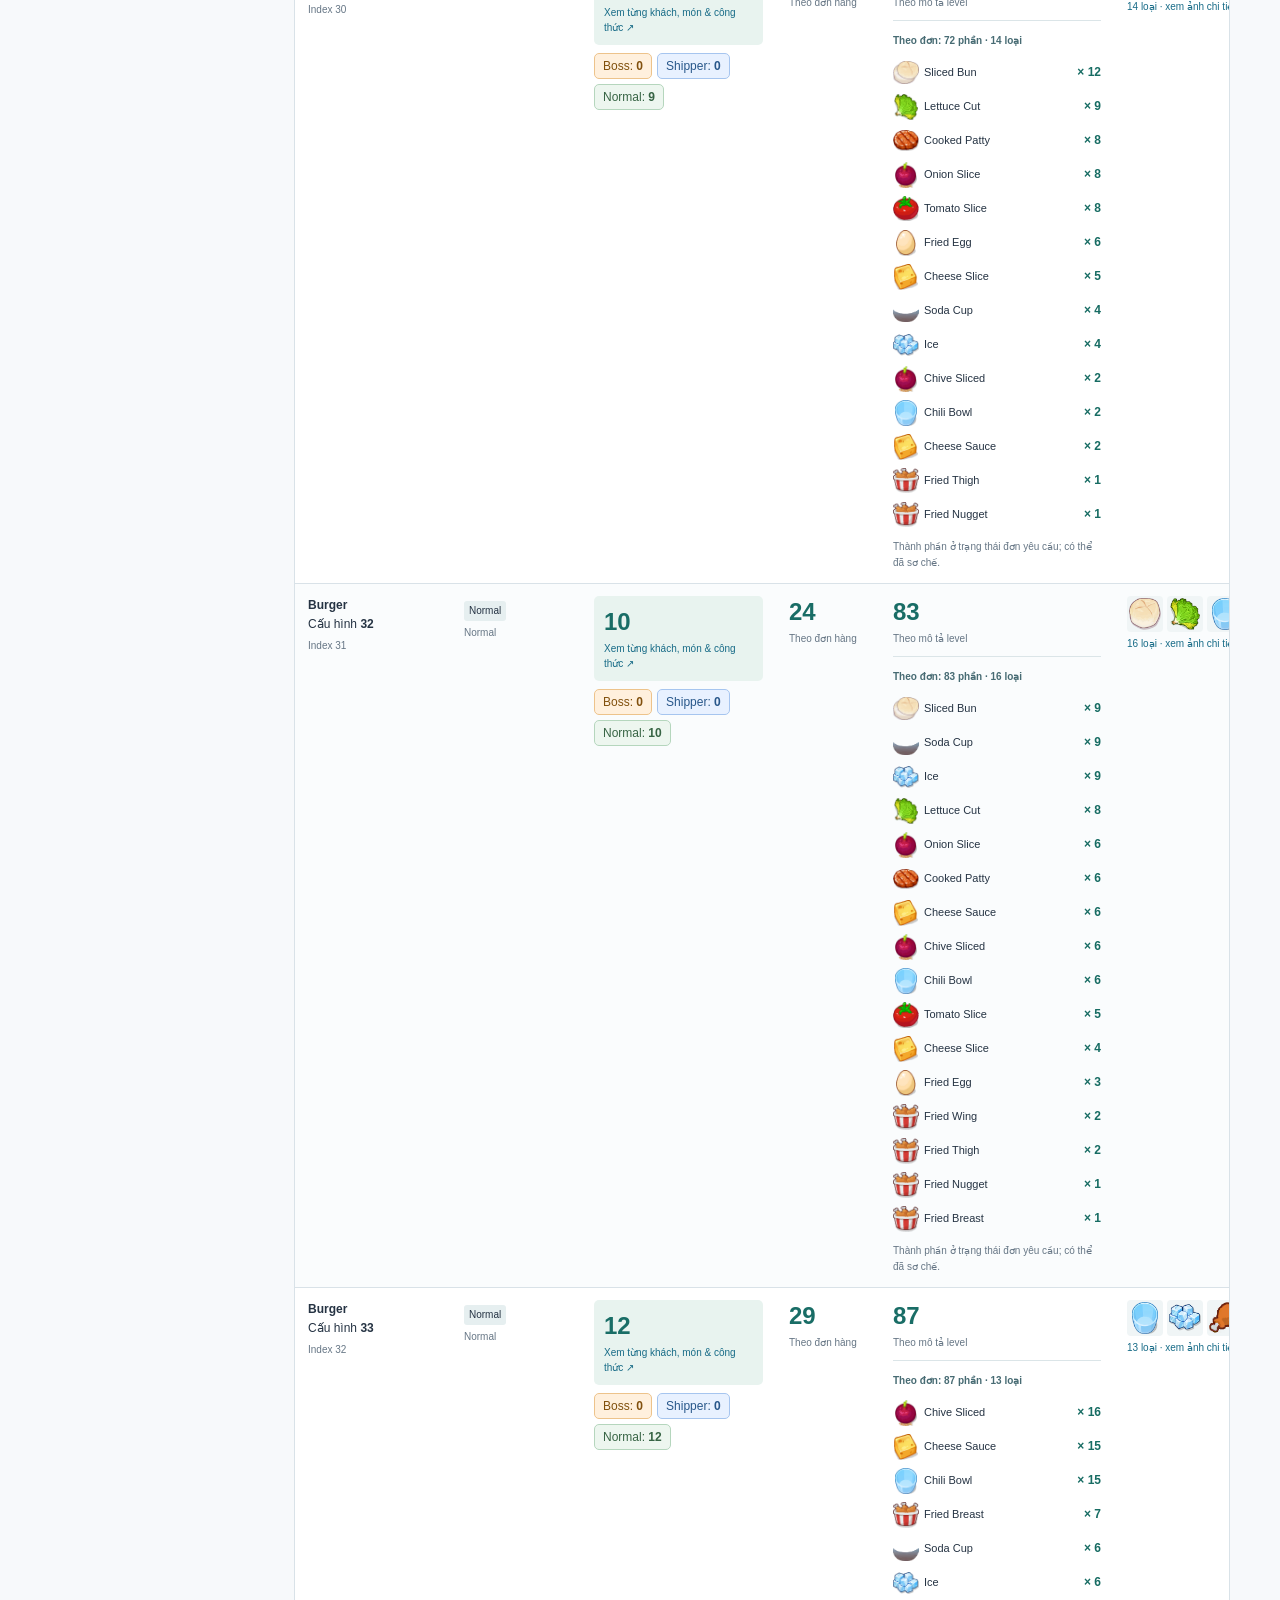
<file: Levels/Levels.html>
<!doctype html><html lang="vi"><head><meta charset="utf-8"><meta name="viewport" content="width=device-width,initial-scale=1"><title>FoodiePop — Chi tiết level</title><link rel="stylesheet" href="../report.css"><script defer src="../report.js"></script><script defer src="../order-data.js"></script><script defer src="../order-details.js"></script></head><body><a class="skip" href="#main">Đến nội dung</a><aside><a class="brand" href="../LevelDesign.html"><span class="brand-icon">F</span><span>FoodiePop<small>GAME DESIGN WIKI</small></span></a><div class="nav-caption">BỘ BÁO CÁO</div><nav aria-label="Các phần báo cáo"><a href="../LevelDesign.html">Game Design</a><a href="../Levels/Levels.html" aria-current="page">Chi tiết level</a><a href="../Items/Items.html">Món & nguyên liệu</a><a href="../Boosters/Boosters.html">Booster</a><a href="../IAP/IAP.html">IAP & cửa hàng</a><a href="../Events/Events.html">Events</a><a href="../Leaderboard/Leaderboard.html">Leaderboard</a><a href="../Daily/Daily.html">Hằng ngày</a><a href="../Analytics/Analytics.html">Analytics</a></nav><div class="aside-footer">Bản APK v1.5b4t<br>Cập nhật 20.10.2026<br>Đọc hoàn toàn ngoại tuyến</div></aside><main id="main"><div class="eyebrow">FOODIEPOP / TÀI LIỆU THIẾT KẾ</div><h1>Chi tiết level</h1><p class="lead">Tra cứu level, từng lượt khách, hình món ăn và nguyên liệu trong cùng một bảng.</p><div class="infobox"><strong>Phạm vi:</strong> Cấu hình trong bản APK v1.5b4t. Giá, lịch và phần thưởng thực tế có thể thay đổi theo tài khoản hoặc cấu hình đang áp dụng.</div><details class="toc"><summary>Trong trang này</summary><a href="#section-1">Phạm vi bảng level</a><a href="#section-2">Mỗi level một hàng</a><a href="#section-3">Phân bố nội dung</a><a href="#section-4">Ý nghĩa và giới hạn</a><a href="#section-5">Số màn khai báo trên map</a></details><h2 id="section-1">Phạm vi bảng level</h2><p>Thông tin level, khách hàng, món và công thức được ghép trong cùng bảng theo map và index. Cấu hình đánh số từ 1 để đọc thuận tiện; Index bắt đầu từ 0, chưa coi là số màn hiển thị trong game.</p><p>Có 460 cấu hình đơn hàng và 331 bản ghi mô tả level. Hai tập dữ liệu không có phạm vi hoàn toàn giống nhau; bản ghi chưa có phần tương ứng được ghi rõ trong bảng.</p><h2 id="section-2">Mỗi level một hàng</h2><p>Mỗi dòng là <b>một cấu hình level</b>. Các cột tổng hợp cho biết số khách, số món, tổng nguyên liệu và hình các nguyên liệu gốc. Bấm vào <b>số khách</b> để xem từng khách, món ăn và công thức ngay từ cột Tổng số khách.</p><div id="order-browser"><div class="order-controls"><label>Map<select id="order-map" aria-label="Chọn map"></select></label><label>Cấu hình level<select id="order-level" aria-label="Chọn cấu hình level"></select></label><label>Tìm level, khách, món, nguyên liệu<input id="order-search" type="search" placeholder="Ví dụ: Burger, Lettuce, khách 3…"></label></div><div id="order-summary" aria-live="polite"></div><p class="order-hint">Có 460 cấu hình đơn hàng và một dòng Seafood chỉ có mô tả level. Ảnh món đại diện loại món; thành phần/topping cụ thể theo từng đơn. Ảnh nguyên liệu lấy từ tài nguyên tương ứng trong game.</p><div id="order-customers"></div><div class="pager"><button id="order-prev">← Trước</button><span id="order-page" aria-live="polite"></span><button id="order-next">Sau →</button></div></div><dialog id="level-customers-dialog" aria-labelledby="level-customers-title"><header class="level-dialog-header"><div><small>CHI TIẾT TỔNG SỐ KHÁCH</small><h2 id="level-customers-title">Chi tiết khách hàng</h2></div><button id="level-customers-close" aria-label="Đóng chi tiết khách hàng">Đóng ×</button></header><div id="level-customers-body"></div></dialog><div class="note">Tổng khách và tổng món ưu tiên đếm theo chuỗi đơn hàng; số trong mô tả level được ghi riêng nếu khác. Tổng nguyên liệu theo mô tả không đồng nhất với số phần thành phần theo đơn hoặc số loại nguyên liệu gốc. Không cộng các đại lượng này với nhau. Khi chưa có dữ liệu tương ứng, bảng ghi rõ nguồn và giới hạn.</div><h2 id="section-3">Phân bố nội dung</h2><section class="data-table"><div class="scroll"><table><thead><tr><th scope="col">Map</th><th scope="col">Số bản ghi</th><th scope="col">Normal / Hard / SuperHard</th><th scope="col">Ghi chú</th></tr></thead><tbody><tr><td><code>burger</code></td><td>100</td><td>73 / 18 / 9</td><td>Cấu hình đóng gói.</td></tr><tr><td><code>coffee</code></td><td>100</td><td>73 / 17 / 10</td><td>Cấu hình đóng gói.</td></tr><tr><td><code>icecream</code></td><td>0</td><td>0 / 0 / 0</td><td>Mảng trống; chưa xác nhận dữ liệu runtime.</td></tr><tr><td><code>pasta</code></td><td>30</td><td>21 / 6 / 3</td><td>Cấu hình đóng gói.</td></tr><tr><td><code>sandwich</code></td><td>0</td><td>0 / 0 / 0</td><td>Mảng trống; chưa xác nhận dữ liệu runtime.</td></tr><tr><td><code>seafood</code></td><td>1</td><td>1 / 0 / 0</td><td>Một bản ghi; số món và nguyên liệu là 0.</td></tr><tr><td><code>sushi</code></td><td>100</td><td>73 / 17 / 10</td><td>Cấu hình đóng gói.</td></tr></tbody></table></div></section><h2 id="section-4">Ý nghĩa và giới hạn</h2><section class="data-table"><div class="scroll"><table><thead><tr><th scope="col">Trường</th><th scope="col">Cách đọc</th></tr></thead><tbody><tr><td>Khách / Món / Nguyên liệu</td><td>Giá trị numCustomers / numDishs / numIngredients trong từng bản ghi; chưa chứng minh toàn bộ là mục tiêu thắng bắt buộc.</td></tr><tr><td>Normal / Hard / SuperHard</td><td>Nhãn độ khó tương ứng mã 0 / 1 / 2. Không thay thế tỷ lệ thắng.</td></tr><tr><td>Tutorial</td><td>Mã hướng dẫn được gắn trên bản ghi; dấu — nghĩa là chuỗi trống.</td></tr><tr><td>Thời tiết</td><td>Normal, Rainy, Sunny, Freeze, Stormy, Autumn, Night, Sandstorm là các mã được định nghĩa; chỉ hiện giá trị có trong bản ghi.</td></tr></tbody></table></div></section><h2 id="section-5">Số màn khai báo trên map</h2><section class="data-table"><div class="scroll"><table><thead><tr><th scope="col">Map</th><th scope="col">Tên cấu hình</th><th scope="col">numMainLevels</th><th scope="col">numRequiredLevels</th><th scope="col">Cho nâng cấp</th></tr></thead><tbody><tr><td><code>burger</code></td><td>Burger Stall</td><td>100</td><td>30</td><td>Có</td></tr><tr><td><code>coffee</code></td><td>Coffe &amp; Bakery</td><td>100</td><td>30</td><td>Có</td></tr><tr><td><code>icecream</code></td><td>Ice Cream</td><td>30</td><td>30</td><td>Không</td></tr><tr><td><code>pasta</code></td><td>Pasta</td><td>30</td><td>30</td><td>Không</td></tr><tr><td><code>sandwich</code></td><td>Sandwich</td><td>30</td><td>30</td><td>Có</td></tr><tr><td><code>sushi</code></td><td>Sushi</td><td>30</td><td>30</td><td>Có</td></tr></tbody></table></div></section><div class="note">Số màn khai báo không luôn bằng độ dài danh sách cấu hình. Ví dụ Sushi khai báo 30 nhưng có 100 bản ghi. Không cộng các cột này thành tổng số màn chơi. numRequiredLevels được giữ nguyên tên vì chưa xác nhận đầy đủ vai trò trong mở khóa.</div><footer>FoodiePop · Bản báo cáo ngày 20/10/2026 · Các nhận định thiết kế được ghi riêng với dữ liệu cấu hình.</footer></main></body></html>
</file>
<file: report.css>
:root{--ink:#253343;--muted:#667685;--line:#d9e2e8;--teal:#137c73;--paper:#fff;--side:#edf2f5}*{box-sizing:border-box}html{scroll-behavior:smooth}body{margin:0;background:#f7f9fb;color:var(--ink);font:15px/1.7 "Segoe UI",Arial,sans-serif}a{color:#176b87;text-underline-offset:3px}aside{position:fixed;inset:0 auto 0 0;width:244px;background:var(--side);border-right:1px solid var(--line);padding:30px 20px;overflow:auto}.brand{display:flex;gap:12px;align-items:center;color:var(--ink);text-decoration:none;font-size:22px;font-weight:750;line-height:1.3}.brand-icon{display:grid;place-items:center;width:42px;height:42px;border-radius:12px;background:var(--teal);color:white;font-size:26px}.brand small{display:block;font-size:9px;letter-spacing:1.8px;color:var(--muted);margin-top:6px}.nav-caption{font-size:10px;letter-spacing:1.4px;color:var(--muted);margin:40px 12px 12px}nav{display:grid;gap:5px}nav a{display:block;border-radius:7px;color:#4e6375;text-decoration:none;padding:10px 12px}nav a:hover{background:#e0e9ee}nav a[aria-current]{color:#0e655d;background:#dcece8;font-weight:650;border-left:3px solid var(--teal);padding-left:9px}.aside-footer{font-size:11px;color:var(--muted);border-top:1px solid var(--line);margin:32px 10px 0;padding-top:20px;line-height:1.9}main{margin-left:244px;padding:48px 50px 36px;max-width:1430px;overflow-wrap:anywhere;min-width:0}.eyebrow{font-size:10px;letter-spacing:2px;color:var(--teal);font-weight:700}h1{font-size:39px;letter-spacing:-1px;line-height:1.2;margin:15px 0}h2{font-size:23px;line-height:1.35;border-bottom:1px solid var(--line);padding-bottom:12px;margin-top:40px;scroll-margin-top:20px}h3{font-size:18px}p{margin:14px 0}.lead{font-size:17px;color:var(--muted);max-width:850px;margin-bottom:24px}.infobox{background:var(--paper);padding:17px 20px;border:1px solid var(--line);border-left:3px solid var(--teal);border-radius:6px;font-size:13px}.toc{margin-top:16px;font-size:13px}.toc summary{cursor:pointer;color:#426377}.toc a{display:block;margin:5px 16px}.metrics{display:grid;grid-template-columns:repeat(4,minmax(0,1fr));gap:12px;margin:28px 0}.metric{padding:20px;background:var(--paper);border:1px solid var(--line);border-radius:7px}.metric b{font-size:31px;line-height:1.2;display:block;color:var(--teal)}.metric span{display:block;font-size:12px;color:var(--muted);margin-top:7px}.flow{display:grid;grid-template-columns:repeat(5,minmax(0,1fr));gap:8px;margin:22px 0}.flow>div{background:#e7f1ee;border-radius:5px;padding:15px 12px;font-size:12px}.flow b{display:block;color:var(--teal);font-size:11px;margin-bottom:6px}.scroll{overflow-x:auto;border:1px solid var(--line);border-radius:6px;margin:15px 0;background:white}table{border-collapse:collapse;width:100%;font-size:13px;line-height:1.6}th,td{padding:12px 13px;text-align:left;border-bottom:1px solid var(--line);vertical-align:top}th{background:#edf3f5;color:#3a5264;font-weight:650}tr:last-child td{border-bottom:0}tbody tr:nth-child(even){background:#fafcfd}td:first-child{font-weight:550}code{font-family:Consolas,monospace;font-size:11.5px;background:#eef3f6;padding:2px 4px;border-radius:3px;overflow-wrap:anywhere}.note{padding:16px 19px;background:#fff6df;border-left:3px solid #caa249;font-size:13px;margin:20px 0;border-radius:4px}.tag{display:inline-block;background:#e8eff4;border-radius:4px;padding:1px 7px;font-size:11px;white-space:nowrap}.table-tools{display:flex;align-items:end;justify-content:space-between;gap:12px;margin-top:18px;font-size:12px;color:var(--muted)}label{display:block}input{display:block;border:1px solid #bccbd5;border-radius:5px;background:white;color:var(--ink);padding:10px 12px;font:inherit;font-size:14px;width:300px;max-width:100%;margin-top:5px}input:focus,button:focus-visible,a:focus-visible{outline:2px solid var(--teal);outline-offset:3px}.pager{display:flex;align-items:center;gap:16px;justify-content:flex-end;font-size:12px;color:var(--muted)}button{background:white;color:#36546a;border:1px solid #b9cad4;border-radius:5px;padding:8px 13px;cursor:pointer}button:disabled{opacity:.4;cursor:default}.booster-icon{object-fit:contain;width:64px;height:64px}footer{font-size:11px;color:var(--muted);border-top:1px solid var(--line);padding-top:20px;margin-top:48px}.skip{position:absolute;left:-9999px}.skip:focus{left:16px;top:10px;background:white;padding:8px;z-index:2}[hidden]{display:none!important}@media(min-width:1400px){main{padding-right:70px}}@media(max-width:900px){aside{position:static;width:auto;padding:20px;border-right:0;border-bottom:1px solid var(--line)}.brand{font-size:20px}.nav-caption,.aside-footer{display:none}nav{display:flex;flex-wrap:wrap;gap:4px;margin-top:18px}nav a{padding:7px 10px;font-size:12px}nav a[aria-current]{padding-left:7px}main{margin:0;padding:28px 22px}.metrics{grid-template-columns:repeat(2,minmax(0,1fr))}h1{font-size:32px}.flow{grid-template-columns:1fr 1fr}.flow>div:last-child{grid-column:1/-1}}@media(max-width:500px){body{font-size:14px}main{padding:25px 16px}.eyebrow{font-size:9px}.lead{font-size:15px}h2{font-size:21px}.metric{padding:15px}.metric b{font-size:27px}.table-tools{align-items:start;flex-direction:column}input{width:100%}.table-tools label{width:100%}th,td{padding:9px 10px;min-width:95px}.pager{justify-content:space-between;gap:8px}.scroll{max-width:100%}table{font-size:12px}.infobox{padding:14px}.note{padding:13px 15px}}
.order-controls{display:flex;gap:18px;flex-wrap:wrap;margin:22px 0}.order-controls label{font-size:12px;color:var(--muted);min-width:220px}select{display:block;width:100%;font:inherit;font-size:14px;color:var(--ink);background:white;border:1px solid #bacbd5;border-radius:5px;padding:11px;margin-top:6px}.order-stats{display:flex;gap:24px;flex-wrap:wrap;background:#e7f1ee;padding:16px;border-radius:6px;font-size:13px}.order-stats b{color:var(--teal)}.order-hint,.recipe-caption,.customer-orders small{font-size:12px;color:var(--muted)}.customer-orders td:last-child{width:62%;min-width:370px}.customer-orders td:first-child{min-width:110px}.dish-detail{padding:10px 0;border-bottom:1px solid var(--line)}.dish-detail:last-child{border-bottom:0}.dish-detail summary{cursor:pointer;color:#235a6b}.dish-detail summary>span{display:block;color:#526776;font-size:12px;margin:5px 0 0 17px;font-weight:400}.dish-body{background:#f3f7f8;border-radius:4px;padding:12px;margin-top:10px}.dish-body p{font-size:12px}.dish-body th,.dish-body td{font-size:12px}.recipe-arrow{color:#137c73}.recipe-or{font-size:11px;color:#7c6635}.recipe-step{line-height:2}.recipe-input{display:inline}.recipe-caption{font-weight:400}.customer-orders td{font-weight:400}@media(max-width:500px){.order-controls{gap:10px}.order-controls label{min-width:0;width:100%}.order-stats{gap:12px}.customer-orders td:last-child{min-width:300px}#order-ingredients td:last-child{min-width:240px}}
.unified-orders{table-layout:fixed;min-width:990px}.unified-orders th:nth-child(1){width:15%}.unified-orders th:nth-child(2){width:18%}.unified-orders th:nth-child(3){width:27%}.unified-orders th:nth-child(4){width:40%}.unified-orders td{font-weight:400;font-size:12px}.unified-orders small{font-size:11px;color:var(--muted)}.food-identity{display:flex;gap:12px;align-items:center}.dish-thumb{width:76px;height:76px;object-fit:contain;flex-shrink:0;background:#f3f7f8;border-radius:8px;padding:5px}.dish-no-image{font-size:11px;color:var(--muted)}.level-label{display:inline-block;background:#e6eff0;border-radius:3px;font-size:10px;padding:2px 5px;margin-top:5px}.level-label.muted{background:#f0f2f4;color:var(--muted)}.ingredient-line{font-size:12px;line-height:1.8}.unified-orders .dish-detail{font-size:11px;margin-top:6px;padding:6px 0}.unified-orders .dish-detail summary{font-weight:500}.unified-orders .dish-body{margin-top:10px;padding:10px}.unified-orders .dish-body p{font-size:11px}.metadata-only td{background:#fff8e8}#order-page{font-size:11px}.order-controls input{width:100%;margin-top:6px;padding:11px}.order-controls label:last-child{flex:1;min-width:250px}#order-browser .pager{margin:16px 0}@media(max-width:500px){.unified-orders{min-width:930px}.unified-orders td{padding:10px}.order-controls label:last-child{min-width:0}.dish-thumb{width:66px;height:66px}.food-identity{gap:8px}}
.unified-orders .level-label{display:block;width:fit-content;margin:5px 0}.unified-scroll{position:relative}@media(max-width:900px){.order-hint:after{content:" Vuốt ngang bảng để xem đủ các cột.";font-weight:600;color:#137c73}}
.level-summary-table{min-width:1100px;table-layout:fixed}.level-summary-table th:nth-child(1){width:13%}.level-summary-table th:nth-child(2){width:12%}.level-summary-table th:nth-child(3){width:18%}.level-summary-table th:nth-child(4){width:10%}.level-summary-table th:nth-child(5){width:16%}.level-summary-table th:nth-child(6){width:23%}.level-summary-table th:nth-child(7){width:8%}.level-summary-table td{font-size:12px;font-weight:400}.level-summary-table small{display:block;font-size:10px;color:var(--muted);margin-top:4px}.total-number{display:block;font-size:24px;color:#196d66;line-height:1.3}.open-level{border:0;background:transparent;text-align:left;width:100%;padding:0;color:#176b87}.customer-count{border-radius:5px;background:#e8f3ef;padding:10px}.customer-count span,.raw-count>span{display:block;font-size:10px;line-height:1.5;margin-top:4px}.raw-preview{display:flex;gap:4px;flex-wrap:wrap}.raw-chip{display:inline-flex;align-items:center;justify-content:start;flex-direction:column;gap:5px;width:96px;padding:9px 6px;border:1px solid #dbe5e9;border-radius:6px;background:white;font-size:11px;text-align:center;font-weight:400}.raw-chip img{object-fit:contain;width:52px;height:52px}.raw-chip.compact{width:36px;padding:2px;border:0;background:#f0f5f6;border-radius:4px}.raw-chip.compact img{width:32px;height:32px}.raw-gallery{display:flex;gap:8px;flex-wrap:wrap;margin:15px 0}.raw-missing{font-size:10px;color:#8d6f47;min-height:32px}.level-customer-dialog{}#level-customers-dialog{padding:0;border:1px solid #c8d8df;border-radius:12px;width:min(1240px,96vw);max-width:96vw;max-height:90vh;color:var(--ink);background:#f7fafb;overflow:auto}#level-customers-dialog::backdrop{background:rgba(23,41,50,.5)}.level-dialog-header{display:flex;align-items:center;justify-content:space-between;gap:15px;padding:20px 24px;background:#edf5f3;position:sticky;top:0;z-index:2;border-bottom:1px solid #cfdfdd}.level-dialog-header small{font-size:10px;letter-spacing:1px;color:#46756d}.level-dialog-header h2{font-size:22px;border:0;margin:5px 0 0;padding:0}.level-dialog-header button{white-space:nowrap}#level-customers-body{padding:16px 24px 28px}.detail-intro{font-size:13px;color:var(--muted)}.customer-detail-table{table-layout:fixed;min-width:900px}.customer-detail-table th:first-child{width:19%}.customer-detail-table th:nth-child(2){width:25%}.customer-detail-table th:nth-child(3){width:56%}.customer-detail-table td{font-size:12px;font-weight:400}.customer-detail-table small{font-size:11px;color:var(--muted)}#level-raw-gallery{scroll-margin-top:105px}#level-raw-gallery>p{font-size:12px;color:var(--muted)}@media(max-width:600px){.level-dialog-header{padding:14px}.level-dialog-header h2{font-size:16px}#level-customers-body{padding:10px 12px 20px}.level-summary-table{min-width:1050px}.raw-chip{width:80px}.level-dialog-header small{font-size:8px}}
.ingredient-breakdown{margin-top:9px;padding-top:8px;border-top:1px solid #dbe5e8}.ingredient-breakdown ul{margin:7px 0;padding:0;list-style:none}.ingredient-breakdown li{display:grid;grid-template-columns:26px minmax(0,1fr) auto;gap:5px;align-items:center;padding:4px 0;font-size:11px;line-height:1.45}.ingredient-breakdown li img{width:26px;height:26px;object-fit:contain}.ingredient-breakdown li b{white-space:nowrap;font-size:12px;color:#176c63}.ingredient-breakdown .breakdown-caption{font-weight:600;color:#476b73}.ingredient-image-space{width:26px}.level-summary-table th:nth-child(5){width:19%}.level-summary-table th:nth-child(6){width:20%}
.visual-cards{display:grid;grid-template-columns:repeat(auto-fit,minmax(150px,1fr));gap:12px;margin:22px 0}.visual-cards figure{margin:0;padding:18px 12px;background:white;border:1px solid var(--line);border-radius:8px;text-align:center;min-width:0}.tab-image{width:84px;height:84px;object-fit:contain;margin-bottom:10px}.visual-cards figcaption b{display:block;font-size:13px}.visual-cards figcaption span{display:block;font-size:10px;color:var(--muted);margin-top:5px;line-height:1.5}.visual-caption{font-size:12px;color:var(--muted)}.map-picture-group{background:#f0f5f6;border:1px solid #d8e3e6;border-radius:8px;padding:16px;margin:18px 0}.map-picture-group>summary{cursor:pointer;font-weight:600;color:#176d65}.map-picture-group .visual-cards{grid-template-columns:repeat(auto-fill,minmax(120px,1fr))}.map-picture-group .visual-cards figure{padding:12px 7px}.map-picture-group .tab-image{width:68px;height:68px}.map-picture-group .visual-cards figcaption b{font-size:11px}.reward-visual{display:inline-flex;align-items:center;gap:10px;vertical-align:middle;margin:4px 0}.reward-icon{width:46px;height:46px;object-fit:contain;flex-shrink:0}.reward-visual>span{min-width:0}@media(max-width:500px){.visual-cards{grid-template-columns:repeat(2,minmax(0,1fr));gap:9px}.visual-cards figure{padding:14px 8px}.tab-image{width:66px;height:66px}.map-picture-group{padding:12px}.map-picture-group .visual-cards{grid-template-columns:repeat(2,minmax(0,1fr))}.reward-visual{gap:7px}.reward-icon{width:36px;height:36px}}
.iap-reward-list{display:grid;gap:8px;min-width:270px}.iap-reward{display:grid;grid-template-columns:42px minmax(0,1fr) auto;gap:10px;align-items:center;padding:7px 9px;border:1px solid #dde7e9;border-radius:6px;background:#f7fbfa;font-size:12px}.iap-reward img{object-fit:contain;width:42px;height:42px}.iap-reward b{display:block;font-size:12px;font-weight:550}.iap-reward small{display:block;font-size:10px;color:var(--muted);margin-top:3px}.iap-reward strong{color:var(--teal);white-space:nowrap;font-size:15px}.iap-no-ads{display:flex;align-items:center;gap:7px;color:var(--teal)}.iap-no-ads img{object-fit:contain}.store-id{font-size:10px;margin-top:10px}.store-id summary{cursor:pointer;color:#426b78}.store-id code{display:block;margin-top:5px;font-size:10px}.empty-pack-rewards{font-size:12px;color:var(--muted)}.data-table:has(.iap-reward-list) table{table-layout:fixed;min-width:960px}.data-table:has(.iap-reward-list) th:nth-child(1){width:24%}.data-table:has(.iap-reward-list) th:nth-child(2){width:17%}.data-table:has(.iap-reward-list) th:nth-child(3){width:46%}.data-table:has(.iap-reward-list) th:nth-child(4){width:13%}@media(max-width:500px){.iap-reward{gap:7px;padding:6px}.iap-reward strong{font-size:14px}}

.event-heading{display:flex;gap:22px;align-items:center;margin-top:42px;padding:20px;background:#eef5f6;border:1px solid #d7e3e6;border-radius:9px;scroll-margin-top:24px}.event-heading>img{width:100px;height:100px;object-fit:contain;flex:0 0 100px}.event-heading h2{margin:0 0 9px;border:0;padding:0}.event-heading p{margin:0 0 7px}.event-heading small{color:var(--muted)}.event-reward{display:flex;gap:10px;align-items:center;padding:6px 0;min-width:230px}.event-reward img{object-fit:contain;flex:0 0 40px}.event-reward b{display:block;color:var(--teal);font-size:13px}.data-table:has(.event-reward) td{vertical-align:top}.data-table:has(.event-reward) table{min-width:760px}@media(max-width:600px){.event-heading{gap:12px;padding:14px}.event-heading>img{width:65px;height:65px;flex-basis:65px}.event-heading h2{font-size:21px}.event-heading p{font-size:13px}}

.events-report .data-table:has(.iap-reward) table{min-width:760px}.events-report .iap-reward{min-width:300px}
.analytics-catalogue table{table-layout:fixed;min-width:1320px}.analytics-catalogue th:nth-child(1){width:15%}.analytics-catalogue th:nth-child(2){width:13%}.analytics-catalogue th:nth-child(3){width:16%}.analytics-catalogue th:nth-child(4){width:29%}.analytics-catalogue th:nth-child(5){width:27%}.analytics-catalogue td{vertical-align:top;font-size:12px;overflow-wrap:anywhere}.analytics-catalogue th:first-child,.analytics-catalogue td:first-child{position:sticky;left:0;background:#f4f9fa;z-index:1}.analytics-param{padding:6px 0;border-bottom:1px solid #e0e9eb}.analytics-param small{display:block;font-size:11px;line-height:1.5;color:#526a78;margin-top:3px}.analytics-group{display:block;margin-top:8px;color:#526a78}.analytics-callers summary{cursor:pointer;color:#087e78}.analytics-callers div{padding-top:9px}.analytics-limit{font-size:10px;color:#647b87;border-top:1px dashed #cbdadd;padding-top:8px}.analytics-catalogue code{font-size:11px}.analytics-catalogue p{margin:8px 0}
.analytics-catalogue table{min-width:1060px}.analytics-catalogue th:nth-child(1){width:14%}.analytics-catalogue th:nth-child(2){width:12%}.analytics-catalogue th:nth-child(3){width:14%}.analytics-catalogue th:nth-child(4){width:29%}.analytics-catalogue th:nth-child(5){width:31%}
.level-summary-table{min-width:1300px}.level-summary-table th:nth-child(1){width:12%}.level-summary-table th:nth-child(2){width:10%}.level-summary-table th:nth-child(3){width:15%}.level-summary-table th:nth-child(4){width:8%}.level-summary-table th:nth-child(5){width:18%}.level-summary-table th:nth-child(6){width:17%}.level-summary-table th:nth-child(7){width:14%}.level-summary-table th:nth-child(8){width:6%}.board-count strong{display:block;margin:8px 0;color:var(--teal);font-size:15px}.board-grid{table-layout:fixed}.board-grid caption{text-align:left;padding:12px;font-weight:600}.board-grid th:first-child{width:80px}.board-grid td{padding:8px;vertical-align:top}.board-grid th{text-align:center}.board-grid th small{display:block;font-size:10px}.board-cell{display:flex;flex-direction:column;align-items:center;gap:5px;min-height:130px;padding:10px 5px;border:1px solid #d7e5e1;border-radius:8px;background:#fff}.board-cell img{width:60px;height:60px;object-fit:contain}.board-cell b{font-size:12px;text-align:center}.board-cell strong{color:var(--teal);font-size:18px}.board-cell small{font-size:10px;color:#9b5e21;text-align:center}.board-cell.empty{background:#eef1f3;border-style:dashed}.board-no-slot{font-size:11px;color:#80909d}.board-no-image{font-size:11px;color:#71828a}.board-column-totals{min-width:580px}.board-column-totals td{vertical-align:middle}.board-total-item{display:inline-flex;align-items:center;gap:7px;margin:4px 14px 4px 0;font-size:12px}.board-total-item img{width:34px;height:34px;object-fit:contain}.board-total-item b{color:var(--teal)}.board-total-item .board-no-image{max-width:60px}
.board-cell.is-hidden{background:#f5f0fa;border:2px dashed #8b6dad}.board-cell.is-frozen{background:#eaf7ff;border:2px solid #6fabc7}.board-states{display:flex;flex-wrap:wrap;gap:5px;justify-content:center}.board-state{display:inline-block;padding:3px 6px;border-radius:5px;background:#edf0f3;color:#506272;font-size:10px;line-height:1.45;text-align:center}.hidden-state{background:#e8dcf5;color:#624284}.frozen-state{background:#d9effc;color:#256584}.revealed-state{background:#f0eaf5;color:#79648b}.key-state{background:#fff0cc;color:#806021}.group-state{background:#dfeee9;color:#386d5b}.normal-state{background:#f2f6f5;color:#71877e}.board-status-counts{display:flex;gap:10px;flex-wrap:wrap}.board-status-counts>span{padding:7px 10px;background:#edf3f5;border-radius:6px;font-size:12px}.board-state-locations{min-width:560px}.board-state-locations .board-states{justify-content:flex-start}.board-normal-message{padding:12px;background:#edf6ee;color:#3c6945}
.board-ingredient-picture{position:relative;display:inline-flex;align-items:center;justify-content:center;min-width:60px;min-height:60px}.board-hidden-marker{position:absolute;right:-12px;top:-5px;display:flex;align-items:center;justify-content:center;background:#eee6f8;border:1px solid #bda5d5;border-radius:50%;width:31px;height:35px;box-shadow:0 2px 4px #44335520}.board-hidden-marker img.board-hidden-icon{width:19px;height:25px;object-fit:contain}.board-state.hidden-state,.board-state.revealed-state{display:inline-flex;align-items:center;gap:6px}.board-state img.board-hidden-icon{width:17px;height:23px;object-fit:contain}.board-state-locations .board-hidden-icon{vertical-align:middle}
.board-cell{position:relative;padding-top:38px}.board-corner-statuses{position:absolute;right:7px;top:7px;display:flex;gap:5px;align-items:center;z-index:1}.board-corner-statuses .board-hidden-marker{position:static;width:27px;height:29px;box-shadow:none;border-radius:6px}.board-corner-statuses .board-hidden-marker img.board-hidden-icon{width:17px;height:23px}.board-frozen-marker{display:inline-flex;align-items:center;gap:3px;height:29px;padding:0 6px;border:1px solid #8ebbd5;border-radius:6px;background:#dff3ff;color:#24749e;white-space:nowrap}.board-frozen-marker b{font-size:15px;line-height:1}.board-freeze-icon{flex:none;width:22px;height:22px}.board-state.frozen-state{display:inline-flex;align-items:center;gap:4px}.board-state.frozen-state b{font-size:13px}.board-state.frozen-state .board-freeze-icon{width:19px;height:19px}.board-cell .board-states:empty{display:none}
.board-link-stage{position:relative;width:max-content;min-width:100%}.board-link-lines{position:absolute;left:0;top:0;pointer-events:none;overflow:visible;z-index:1}.board-linked-line{fill:none;stroke:#e7b316;stroke-width:3.5;stroke-linejoin:round;stroke-linecap:round;filter:drop-shadow(0 0 1px #fff);pointer-events:stroke}.board-linked-line:hover{stroke:#c88b00;stroke-width:6}.board-linked-dot{fill:#ffd64d;stroke:#946c0c;stroke-width:1.2}.board-link-legend{display:flex;align-items:center;gap:8px;padding:8px 10px;margin:0;font-size:12px;color:#745713;max-width:760px;white-space:normal}.board-link-legend>span{display:inline-block;width:28px;height:4px;border-radius:3px;background:#e7b316;flex:none}.board-link-stage .board-grid td{padding-bottom:15px}

.customer-type-counts{display:flex;flex-wrap:wrap;gap:5px;margin:8px 0}.character-badge{display:inline-block;padding:3px 8px;border-radius:5px;font-size:12px;line-height:1.5;border:1px solid #cedfe6;background:#eef5f7;color:#26475b}.character-boss{background:#fff0dd;border-color:#edc38b;color:#81500d}.character-shipper{background:#e8f1ff;border-color:#a6c5ef;color:#28578a}.character-normal{background:#edf6ef;border-color:#b5d6bd;color:#376444}

.board-grid tbody>tr{height:250px}.board-grid td>.board-cell{height:227px;min-height:227px;box-sizing:border-box}.board-combined{position:relative;box-sizing:border-box;height:calc(250px * var(--combined-height) - 23px);border:2px solid #79a998;border-radius:14px;background:#f0f8f3;padding:25px 4px 4px;overflow:hidden}.board-combined-label{position:absolute;top:3px;left:8px;color:#386d5b;font-size:11px;font-weight:600}.board-combined-members{display:grid;grid-template-columns:repeat(var(--combined-width),minmax(0,1fr));grid-template-rows:repeat(var(--combined-height),minmax(0,1fr));height:100%;gap:0}.board-combined-members>.board-cell{min-height:0;box-sizing:border-box;border:0;border-radius:0;background:transparent;justify-content:center;padding:32px 4px 6px}.board-combined-members>.board-cell.is-hidden{background:#f5f0fa88}.board-combined-members>.board-cell.is-frozen{background:#dff3ff99}.board-combined .board-states .group-state{display:none}
</file>
